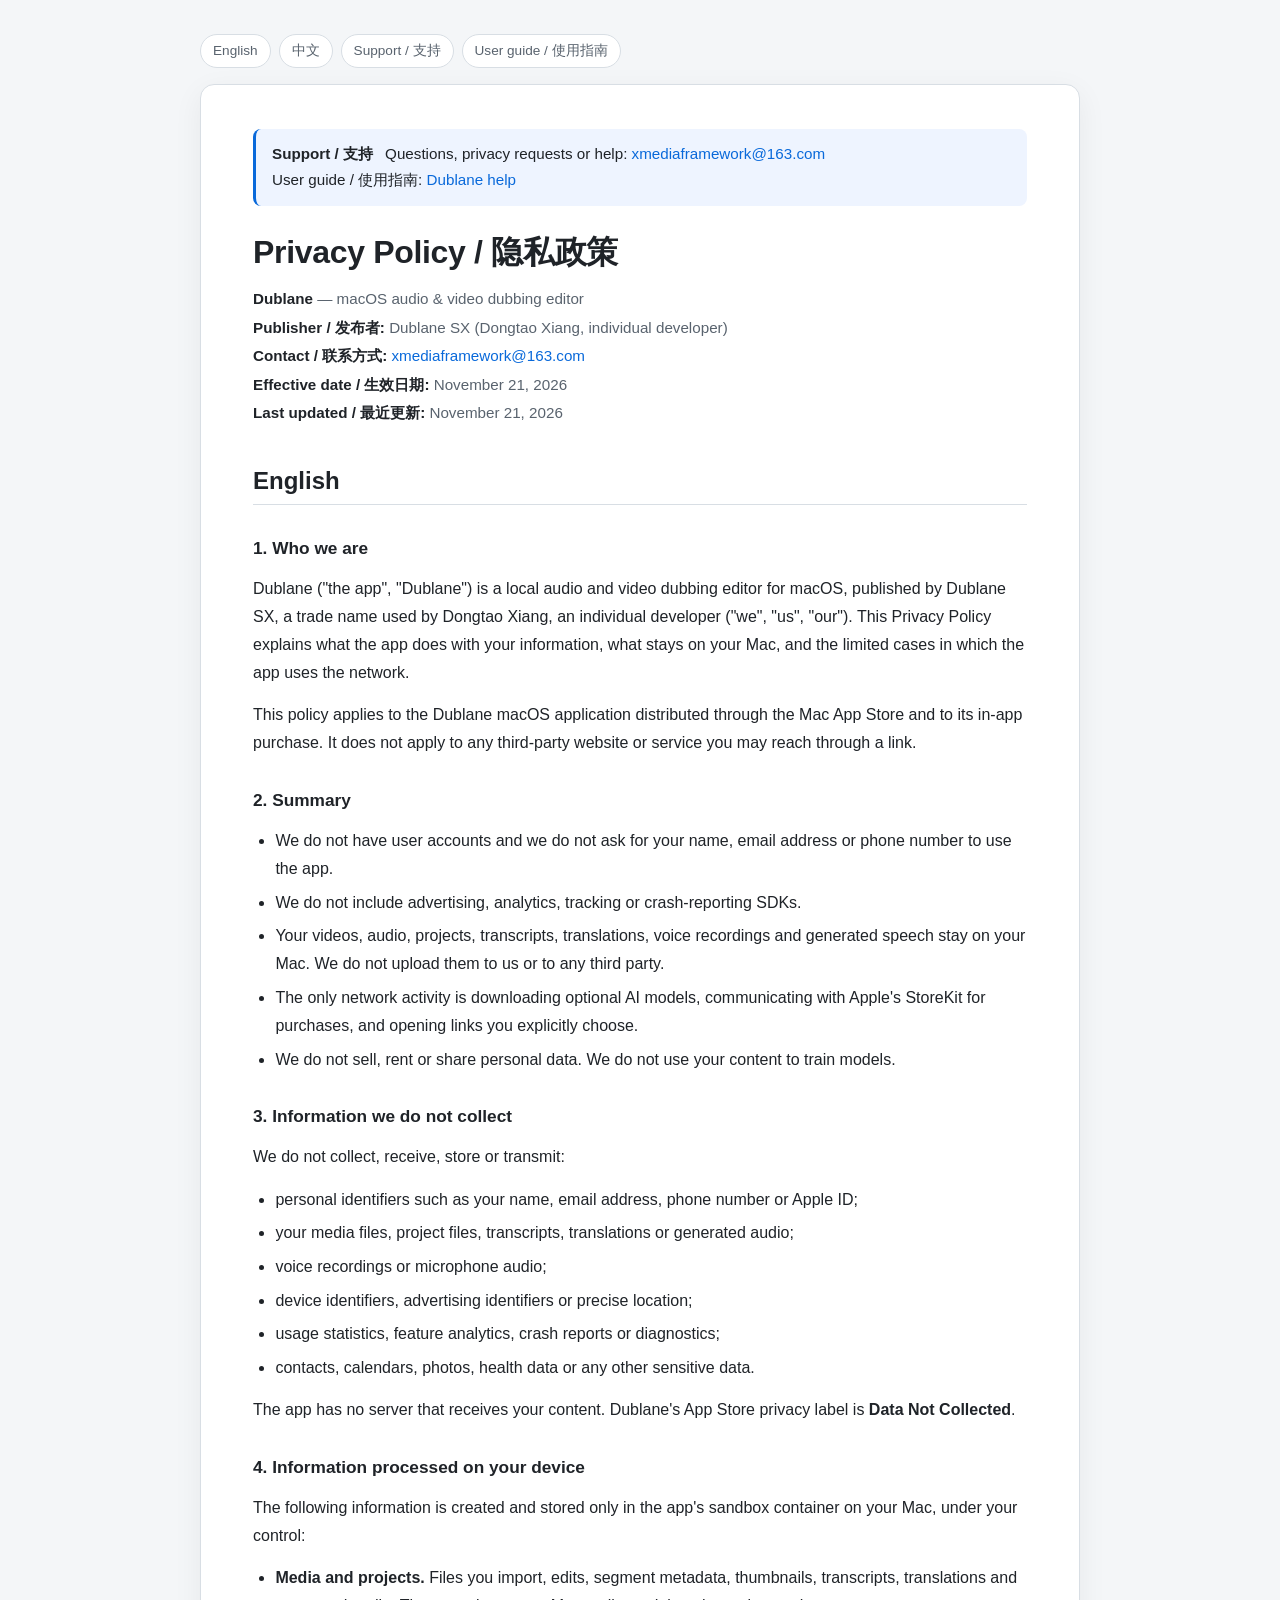
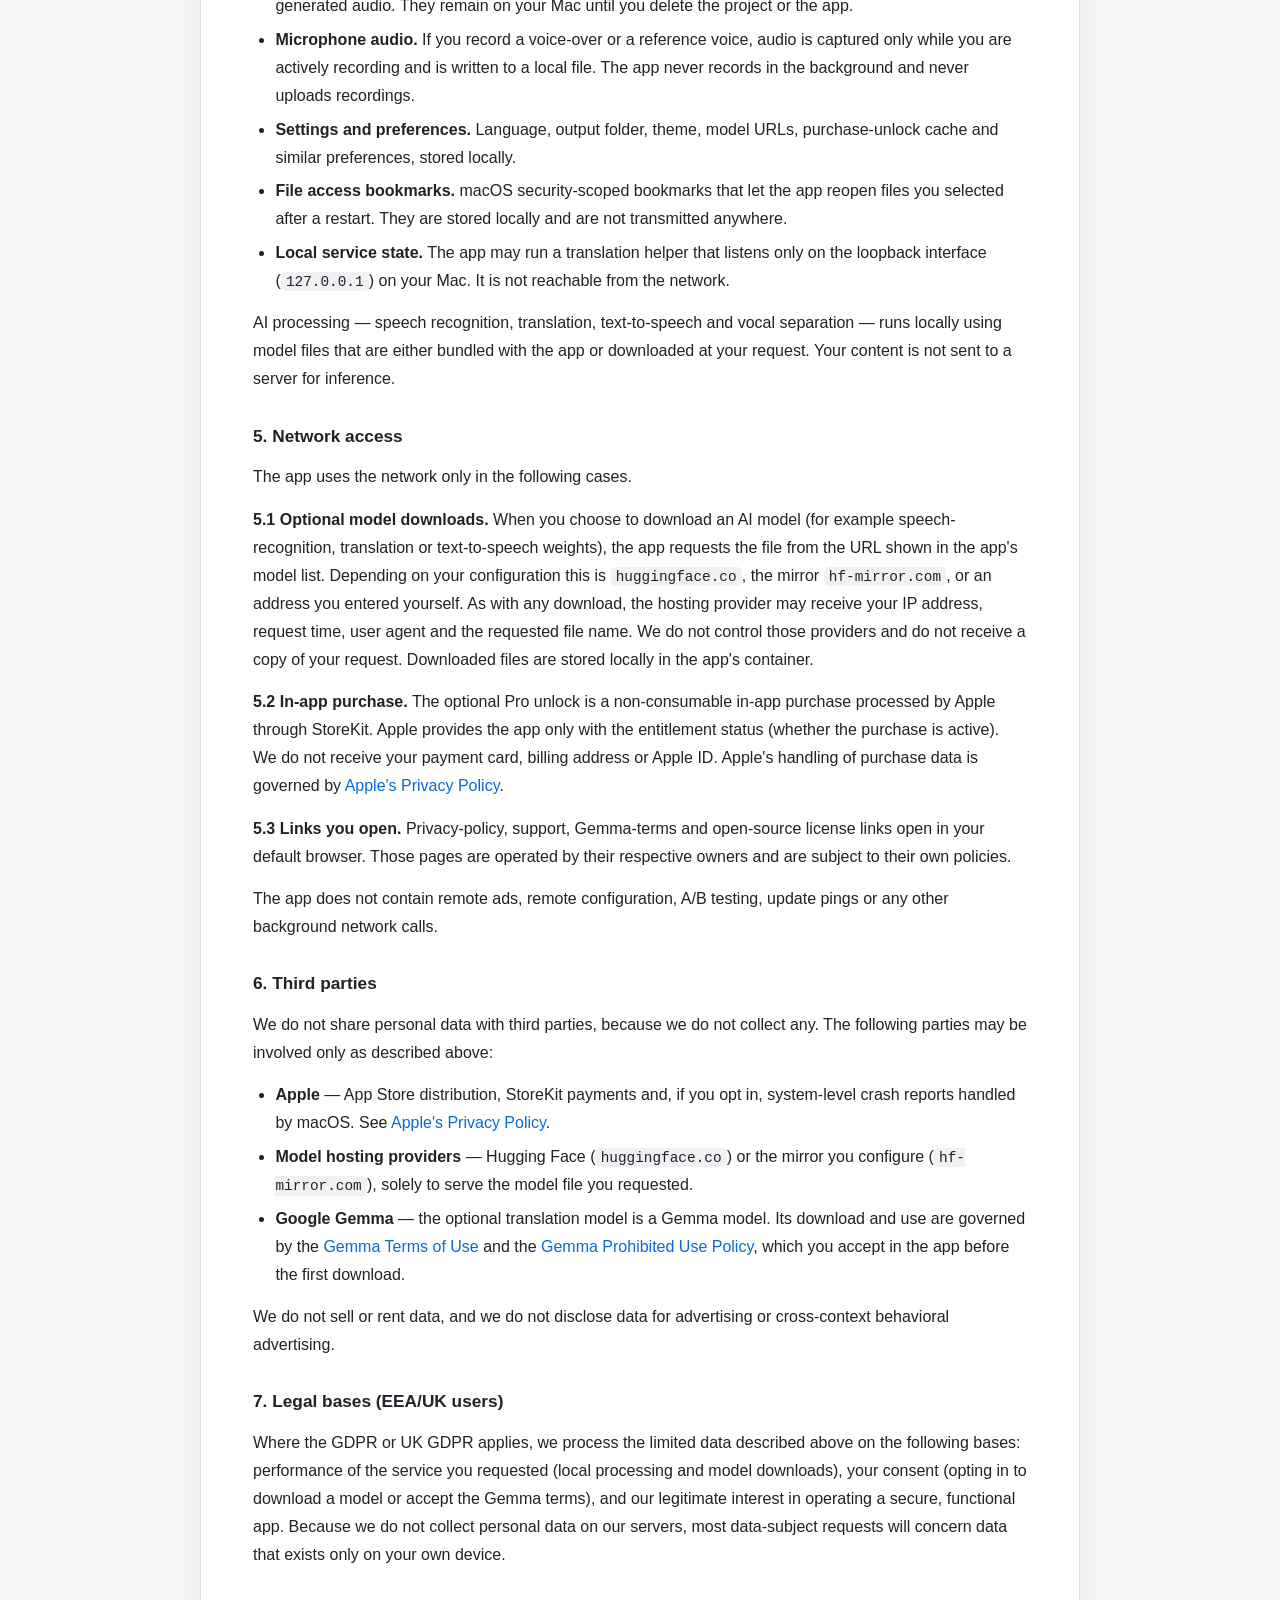
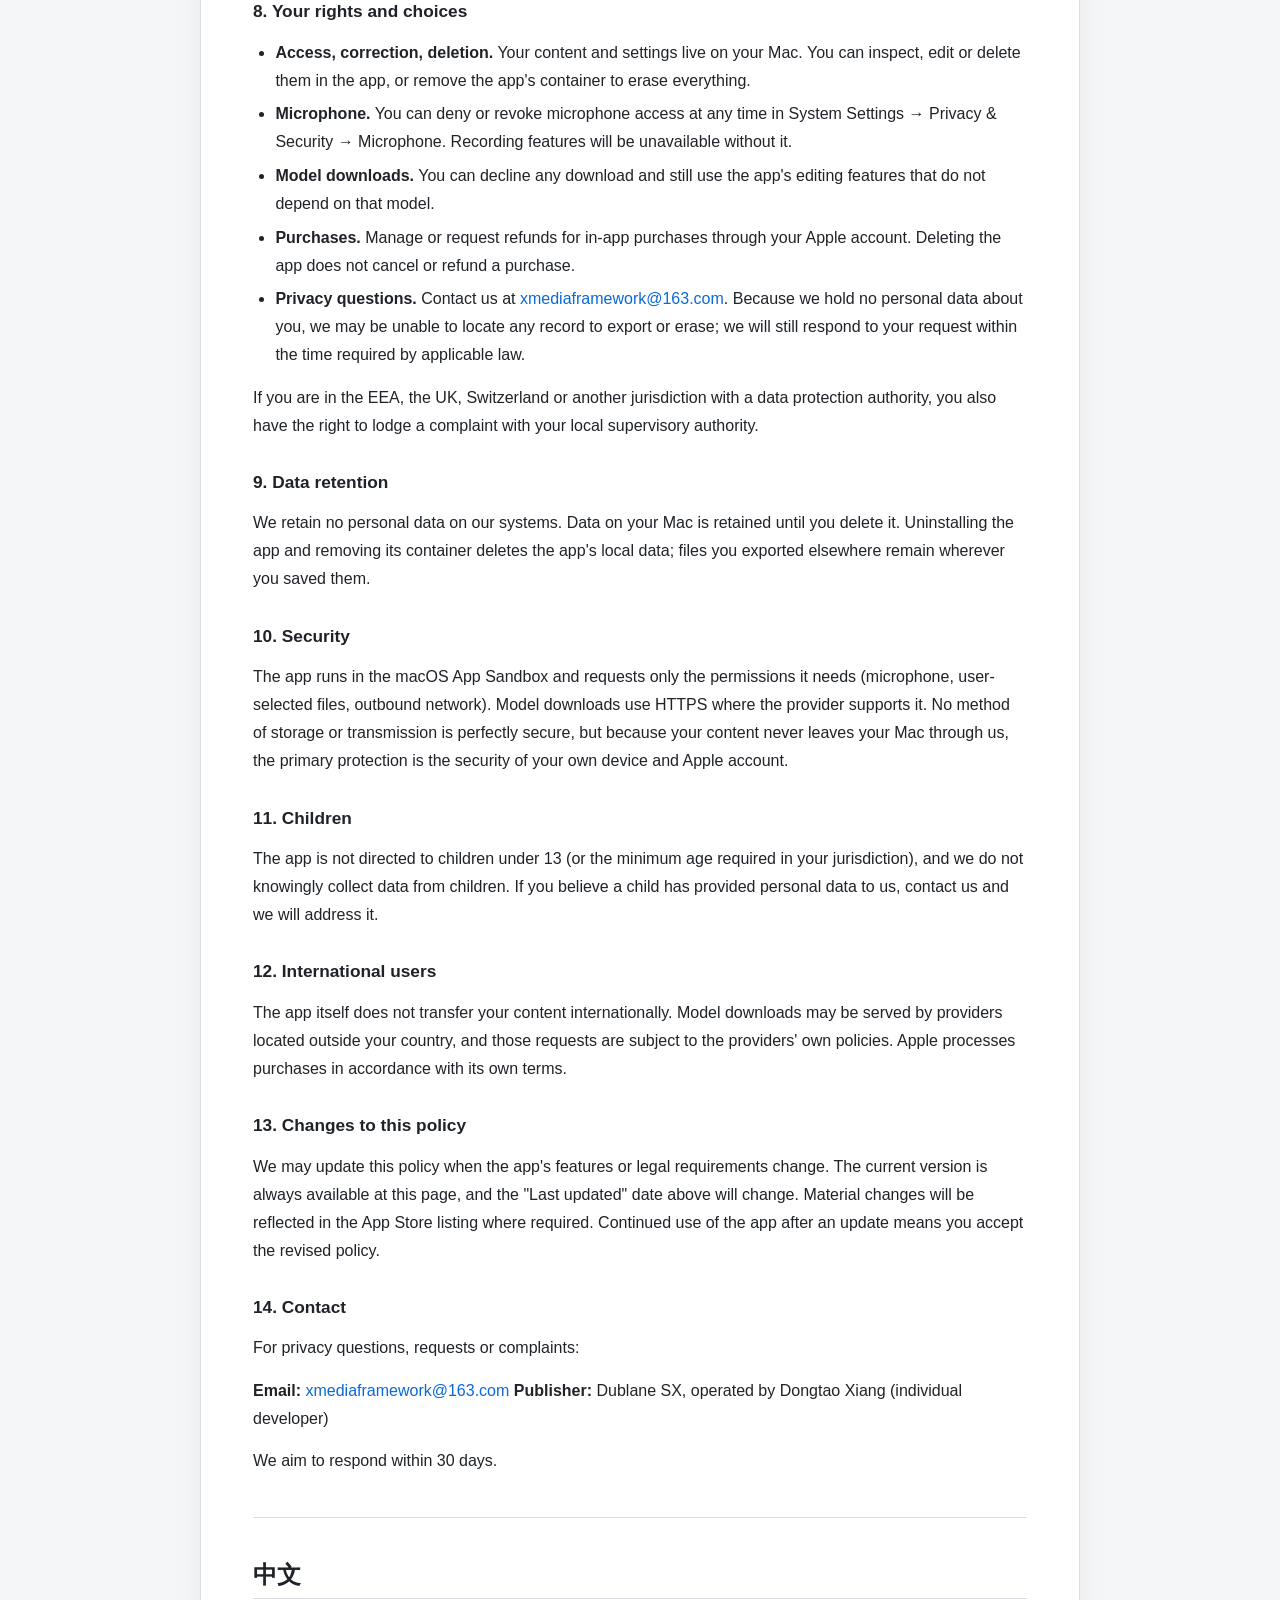
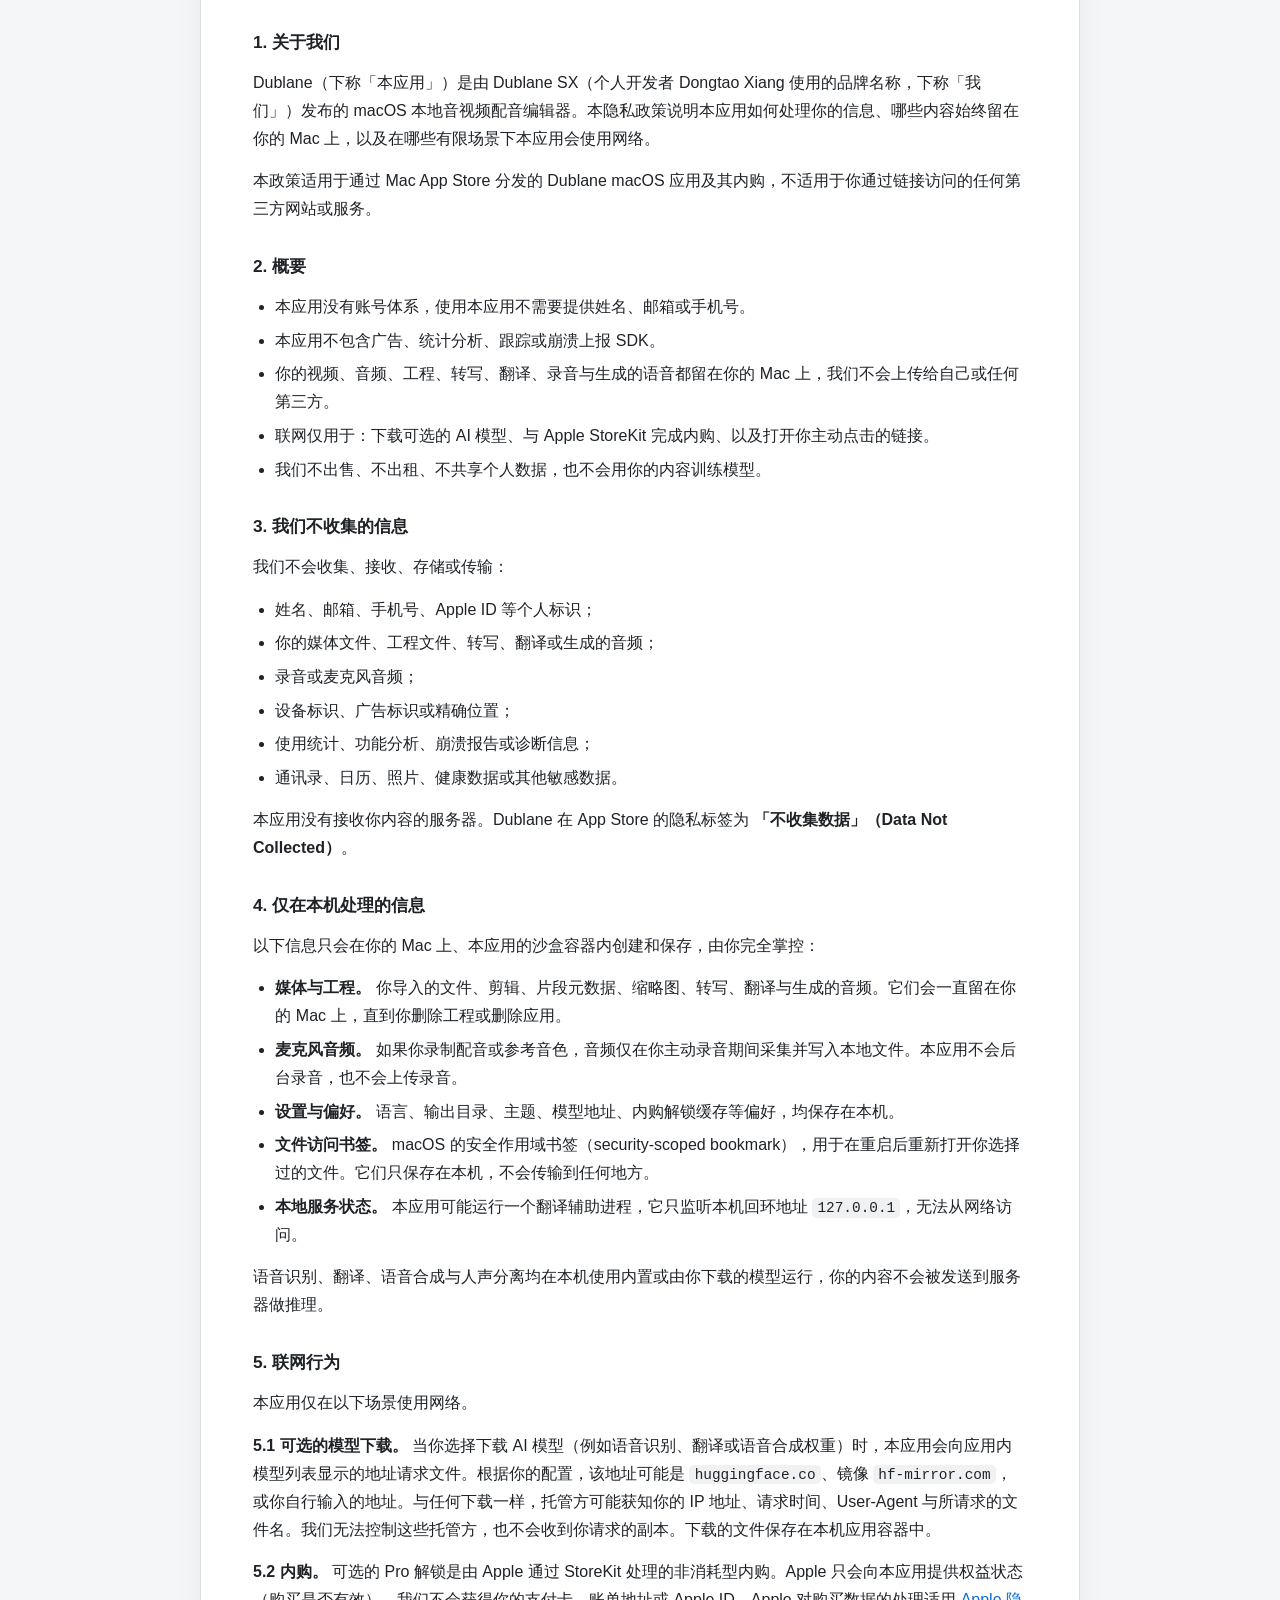
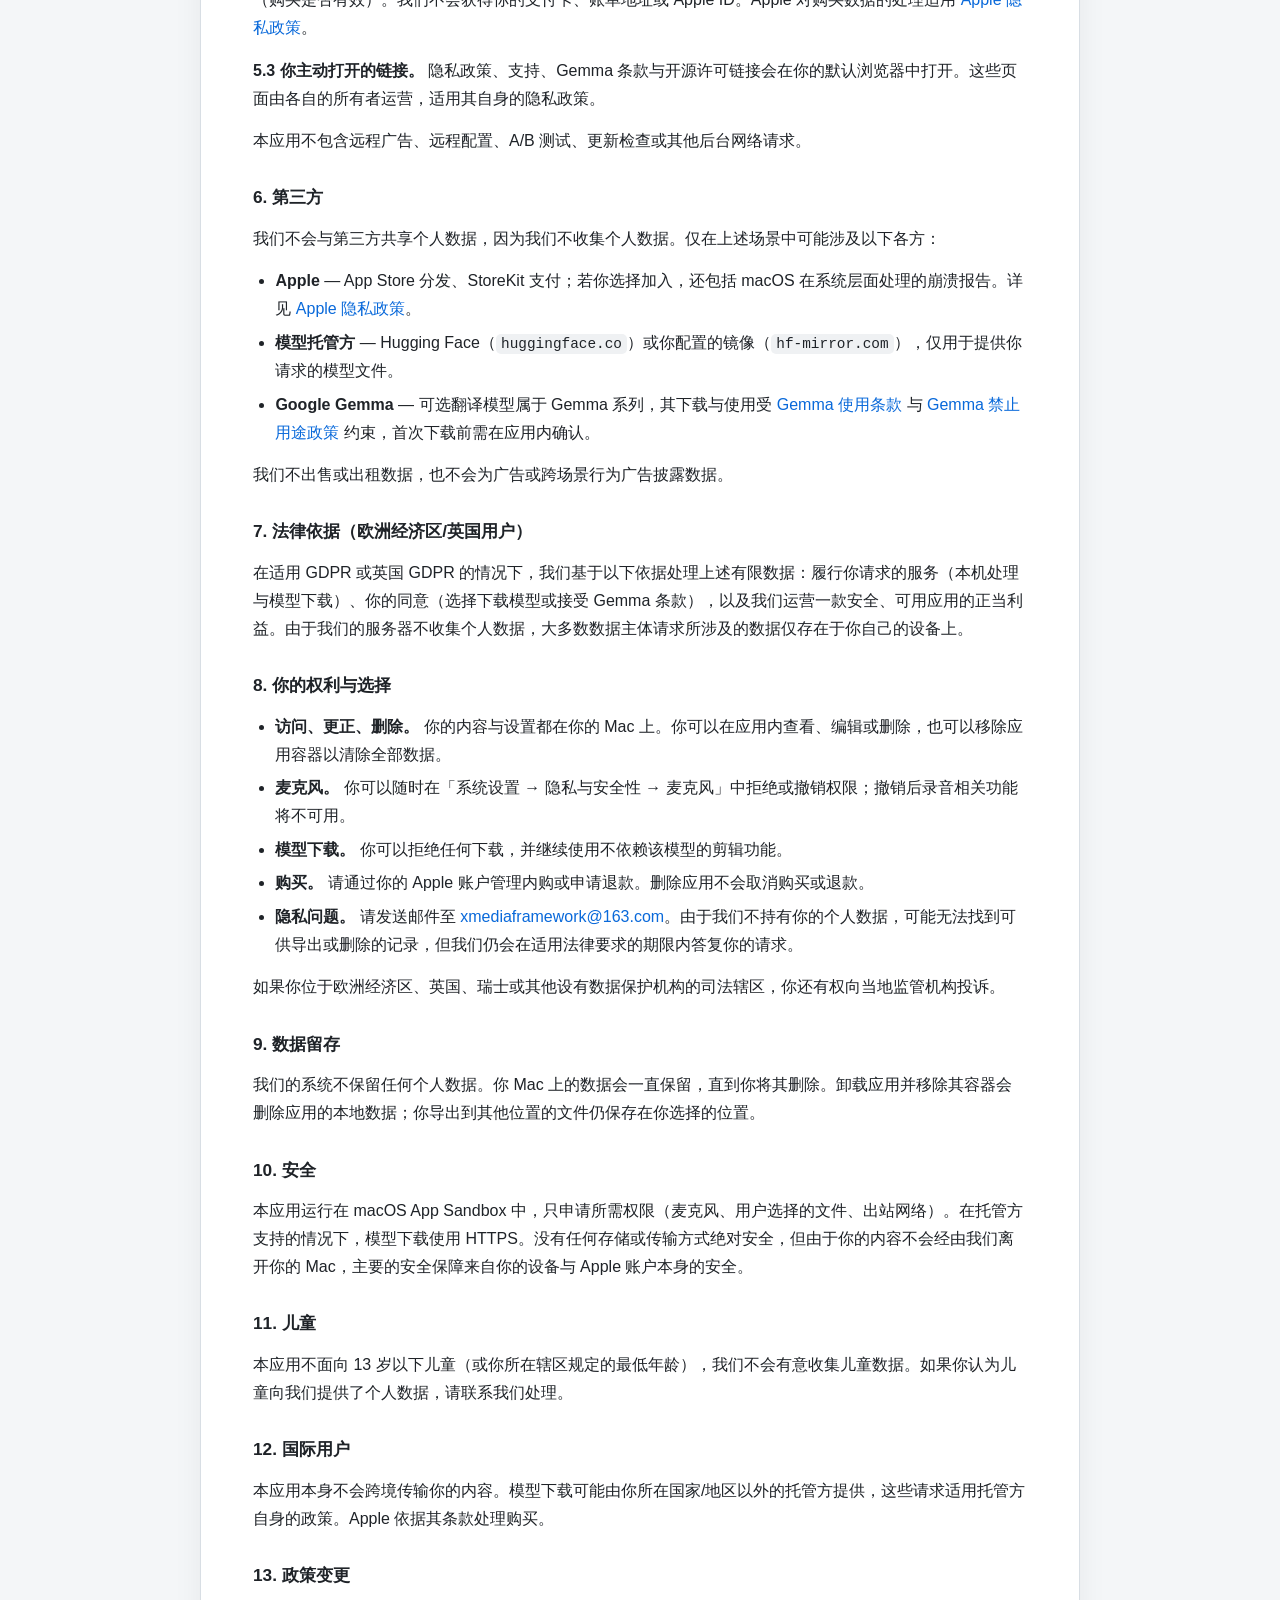
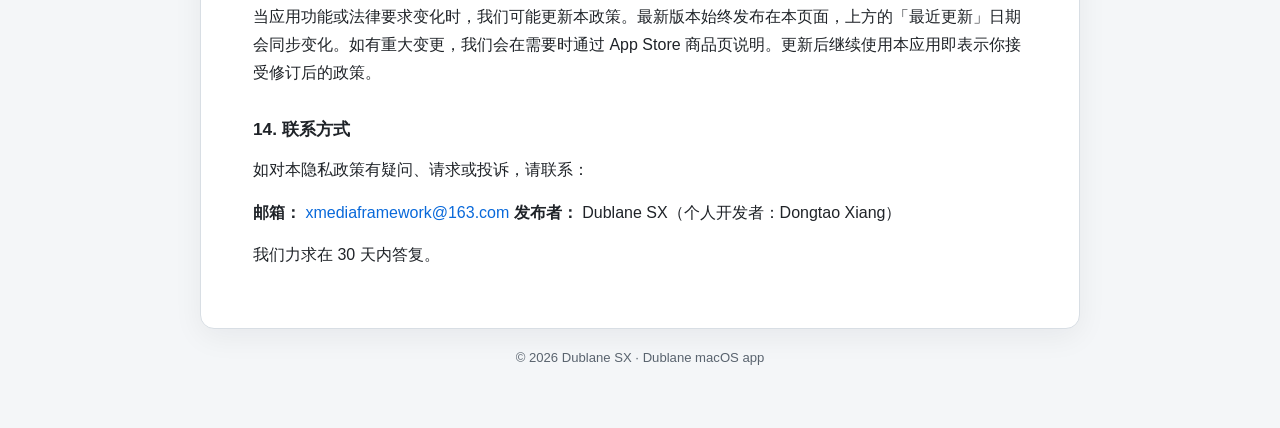
<file: index.html>
<!DOCTYPE html>
<html lang="en">
<head>
<meta charset="utf-8">
<meta name="viewport" content="width=device-width, initial-scale=1">
<title>Privacy Policy — Dublane</title>
<meta name="description" content="Dublane privacy policy: local-only audio and video dubbing on macOS. No accounts, no tracking, no data collection.">
<meta name="robots" content="index, follow">
<style>
:root {
  color-scheme: light dark;
  --bg: #f4f6f8;
  --sheet: #ffffff;
  --fg: #1f2328;
  --muted: #59636e;
  --line: #d8dee4;
  --link: #0969da;
  --code-bg: #eff1f3;
  --accent: #0969da;
  --callout-bg: #eef4ff;
}
@media (prefers-color-scheme: dark) {
  :root {
    --bg: #0d1117;
    --sheet: #161b22;
    --fg: #e6edf3;
    --muted: #9198a1;
    --line: #30363d;
    --link: #58a6ff;
    --code-bg: #21262d;
    --accent: #58a6ff;
    --callout-bg: #12233d;
  }
}
* { box-sizing: border-box; }
html { -webkit-text-size-adjust: 100%; }
body {
  margin: 0;
  background: var(--bg);
  color: var(--fg);
  font: 16px/1.75 -apple-system, BlinkMacSystemFont, "Segoe UI", "PingFang SC",
    "Hiragino Sans GB", "Microsoft YaHei", sans-serif;
}
.page { max-width: 920px; margin: 0 auto; padding: 34px 20px 60px; }
.toc { display: flex; flex-wrap: wrap; gap: 8px; margin-bottom: 16px; }
.toc a {
  display: inline-block;
  padding: 4px 12px;
  border: 1px solid var(--line);
  border-radius: 999px;
  color: var(--muted);
  font-size: 0.85rem;
  text-decoration: none;
  background: var(--sheet);
}
.toc a:hover { color: var(--link); border-color: var(--accent); }
.sheet {
  background: var(--sheet);
  border: 1px solid var(--line);
  border-radius: 14px;
  padding: 44px 52px;
  box-shadow: 0 8px 30px rgba(15, 23, 42, 0.06);
}
h1 { font-size: 2rem; line-height: 1.25; margin: 0 0 14px; letter-spacing: -0.01em; }
h2 {
  font-size: 1.5rem;
  line-height: 1.35;
  margin: 2.4rem 0 1rem;
  padding-bottom: 0.4rem;
  border-bottom: 1px solid var(--line);
}
h3 { font-size: 1.08rem; line-height: 1.45; margin: 1.9rem 0 0.5rem; }
p { margin: 0.9em 0; }
ul { margin: 0.9em 0; padding-left: 1.4em; }
li { margin: 0.35em 0; }
a { color: var(--link); text-decoration: none; }
a:hover { text-decoration: underline; }
code {
  font-family: ui-monospace, SFMono-Regular, Menlo, Consolas, monospace;
  font-size: 0.9em;
  background: var(--code-bg);
  padding: 0.12em 0.36em;
  border-radius: 5px;
}
hr { border: 0; border-top: 1px solid var(--line); margin: 2.6rem 0; }
.meta { margin: 0 0 6px; }
.meta p { margin: 2px 0; color: var(--muted); font-size: 0.95rem; }
.meta strong { color: var(--fg); }
.callout {
  margin: 0 0 26px;
  padding: 12px 16px;
  border-left: 3px solid var(--accent);
  border-radius: 8px;
  background: var(--callout-bg);
  font-size: 0.95rem;
}
.callout strong { margin-right: 8px; }
footer {
  margin-top: 18px;
  text-align: center;
  color: var(--muted);
  font-size: 0.82rem;
}
@media (max-width: 640px) {
  .page { padding: 18px 12px 40px; }
  .sheet { padding: 26px 20px; border-radius: 10px; }
  h1 { font-size: 1.6rem; }
  h2 { font-size: 1.3rem; }
}
@media print {
  body { background: #fff; }
  .toc { display: none; }
  .sheet {
    border: 0;
    box-shadow: none;
    padding: 0;
    border-radius: 0;
  }
  a { color: inherit; text-decoration: underline; }
  h2, h3 { break-after: avoid; }
}
</style>
</head>
<body>
<main class="page">
  <nav class="toc" aria-label="Sections">
    <a href="#english">English</a>
    <a href="#chinese">中文</a>
    <a href="#support">Support / 支持</a>
    <a href="help/">User guide / 使用指南</a>
  </nav>
  <article class="sheet">
    <div class="callout" id="support">
      <strong>Support / 支持</strong>
      Questions, privacy requests or help:
      <a href="mailto:xmediaframework@163.com">xmediaframework@163.com</a><br>
      User guide / 使用指南: <a href="help/">Dublane help</a>
    </div>
<h1>Privacy Policy / 隐私政策</h1>
<div class="meta">
<p><strong>Dublane</strong> — macOS audio &amp; video dubbing editor</p>
<p><strong>Publisher / 发布者:</strong> Dublane SX (Dongtao Xiang, individual developer)</p>
<p><strong>Contact / 联系方式:</strong> <a href="mailto:xmediaframework@163.com">xmediaframework@163.com</a></p>
<p><strong>Effective date / 生效日期:</strong> November 21, 2026</p>
<p><strong>Last updated / 最近更新:</strong> November 21, 2026</p>
</div>
<section lang="en"><h2 id="english">English</h2>
<h3>1. Who we are</h3>
<p>Dublane ("the app", "Dublane") is a local audio and video dubbing editor for macOS, published by Dublane SX, a trade name used by Dongtao Xiang, an individual developer ("we", "us", "our"). This Privacy Policy explains what the app does with your information, what stays on your Mac, and the limited cases in which the app uses the network.</p>
<p>This policy applies to the Dublane macOS application distributed through the Mac App Store and to its in-app purchase. It does not apply to any third-party website or service you may reach through a link.</p>
<h3>2. Summary</h3>
<ul><li>We do not have user accounts and we do not ask for your name, email address or phone number to use the app.</li><li>We do not include advertising, analytics, tracking or crash-reporting SDKs.</li><li>Your videos, audio, projects, transcripts, translations, voice recordings and generated speech stay on your Mac. We do not upload them to us or to any third party.</li><li>The only network activity is downloading optional AI models, communicating with Apple's StoreKit for purchases, and opening links you explicitly choose.</li><li>We do not sell, rent or share personal data. We do not use your content to train models.</li></ul>
<h3>3. Information we do not collect</h3>
<p>We do not collect, receive, store or transmit:</p>
<ul><li>personal identifiers such as your name, email address, phone number or Apple ID;</li><li>your media files, project files, transcripts, translations or generated audio;</li><li>voice recordings or microphone audio;</li><li>device identifiers, advertising identifiers or precise location;</li><li>usage statistics, feature analytics, crash reports or diagnostics;</li><li>contacts, calendars, photos, health data or any other sensitive data.</li></ul>
<p>The app has no server that receives your content. Dublane's App Store privacy label is <strong>Data Not Collected</strong>.</p>
<h3>4. Information processed on your device</h3>
<p>The following information is created and stored only in the app's sandbox container on your Mac, under your control:</p>
<ul><li><strong>Media and projects.</strong> Files you import, edits, segment metadata, thumbnails, transcripts, translations and generated audio. They remain on your Mac until you delete the project or the app.</li><li><strong>Microphone audio.</strong> If you record a voice-over or a reference voice, audio is captured only while you are actively recording and is written to a local file. The app never records in the background and never uploads recordings.</li><li><strong>Settings and preferences.</strong> Language, output folder, theme, model URLs, purchase-unlock cache and similar preferences, stored locally.</li><li><strong>File access bookmarks.</strong> macOS security-scoped bookmarks that let the app reopen files you selected after a restart. They are stored locally and are not transmitted anywhere.</li><li><strong>Local service state.</strong> The app may run a translation helper that listens only on the loopback interface (<code>127.0.0.1</code>) on your Mac. It is not reachable from the network.</li></ul>
<p>AI processing — speech recognition, translation, text-to-speech and vocal separation — runs locally using model files that are either bundled with the app or downloaded at your request. Your content is not sent to a server for inference.</p>
<h3>5. Network access</h3>
<p>The app uses the network only in the following cases.</p>
<p><strong>5.1 Optional model downloads.</strong> When you choose to download an AI model (for example speech-recognition, translation or text-to-speech weights), the app requests the file from the URL shown in the app's model list. Depending on your configuration this is <code>huggingface.co</code>, the mirror <code>hf-mirror.com</code>, or an address you entered yourself. As with any download, the hosting provider may receive your IP address, request time, user agent and the requested file name. We do not control those providers and do not receive a copy of your request. Downloaded files are stored locally in the app's container.</p>
<p><strong>5.2 In-app purchase.</strong> The optional Pro unlock is a non-consumable in-app purchase processed by Apple through StoreKit. Apple provides the app only with the entitlement status (whether the purchase is active). We do not receive your payment card, billing address or Apple ID. Apple's handling of purchase data is governed by <a href="https://www.apple.com/legal/privacy/">Apple's Privacy Policy</a>.</p>
<p><strong>5.3 Links you open.</strong> Privacy-policy, support, Gemma-terms and open-source license links open in your default browser. Those pages are operated by their respective owners and are subject to their own policies.</p>
<p>The app does not contain remote ads, remote configuration, A/B testing, update pings or any other background network calls.</p>
<h3>6. Third parties</h3>
<p>We do not share personal data with third parties, because we do not collect any. The following parties may be involved only as described above:</p>
<ul><li><strong>Apple</strong> — App Store distribution, StoreKit payments and, if you opt in, system-level crash reports handled by macOS. See <a href="https://www.apple.com/legal/privacy/">Apple's Privacy Policy</a>.</li><li><strong>Model hosting providers</strong> — Hugging Face (<code>huggingface.co</code>) or the mirror you configure (<code>hf-mirror.com</code>), solely to serve the model file you requested.</li><li><strong>Google Gemma</strong> — the optional translation model is a Gemma model. Its download and use are governed by the <a href="https://ai.google.dev/gemma/terms">Gemma Terms of Use</a> and the <a href="https://ai.google.dev/gemma/prohibited_use_policy">Gemma Prohibited Use Policy</a>, which you accept in the app before the first download.</li></ul>
<p>We do not sell or rent data, and we do not disclose data for advertising or cross-context behavioral advertising.</p>
<h3>7. Legal bases (EEA/UK users)</h3>
<p>Where the GDPR or UK GDPR applies, we process the limited data described above on the following bases: performance of the service you requested (local processing and model downloads), your consent (opting in to download a model or accept the Gemma terms), and our legitimate interest in operating a secure, functional app. Because we do not collect personal data on our servers, most data-subject requests will concern data that exists only on your own device.</p>
<h3>8. Your rights and choices</h3>
<ul><li><strong>Access, correction, deletion.</strong> Your content and settings live on your Mac. You can inspect, edit or delete them in the app, or remove the app's container to erase everything.</li><li><strong>Microphone.</strong> You can deny or revoke microphone access at any time in System Settings → Privacy &amp; Security → Microphone. Recording features will be unavailable without it.</li><li><strong>Model downloads.</strong> You can decline any download and still use the app's editing features that do not depend on that model.</li><li><strong>Purchases.</strong> Manage or request refunds for in-app purchases through your Apple account. Deleting the app does not cancel or refund a purchase.</li><li><strong>Privacy questions.</strong> Contact us at <a href="mailto:xmediaframework@163.com">xmediaframework@163.com</a>. Because we hold no personal data about you, we may be unable to locate any record to export or erase; we will still respond to your request within the time required by applicable law.</li></ul>
<p>If you are in the EEA, the UK, Switzerland or another jurisdiction with a data protection authority, you also have the right to lodge a complaint with your local supervisory authority.</p>
<h3>9. Data retention</h3>
<p>We retain no personal data on our systems. Data on your Mac is retained until you delete it. Uninstalling the app and removing its container deletes the app's local data; files you exported elsewhere remain wherever you saved them.</p>
<h3>10. Security</h3>
<p>The app runs in the macOS App Sandbox and requests only the permissions it needs (microphone, user-selected files, outbound network). Model downloads use HTTPS where the provider supports it. No method of storage or transmission is perfectly secure, but because your content never leaves your Mac through us, the primary protection is the security of your own device and Apple account.</p>
<h3>11. Children</h3>
<p>The app is not directed to children under 13 (or the minimum age required in your jurisdiction), and we do not knowingly collect data from children. If you believe a child has provided personal data to us, contact us and we will address it.</p>
<h3>12. International users</h3>
<p>The app itself does not transfer your content internationally. Model downloads may be served by providers located outside your country, and those requests are subject to the providers' own policies. Apple processes purchases in accordance with its own terms.</p>
<h3>13. Changes to this policy</h3>
<p>We may update this policy when the app's features or legal requirements change. The current version is always available at this page, and the "Last updated" date above will change. Material changes will be reflected in the App Store listing where required. Continued use of the app after an update means you accept the revised policy.</p>
<h3>14. Contact</h3>
<p>For privacy questions, requests or complaints:</p>
<p><strong>Email:</strong> <a href="mailto:xmediaframework@163.com">xmediaframework@163.com</a> <strong>Publisher:</strong> Dublane SX, operated by Dongtao Xiang (individual developer)</p>
<p>We aim to respond within 30 days.</p>
<hr>
</section><section lang="zh-CN"><h2 id="chinese">中文</h2>
<h3>1. 关于我们</h3>
<p>Dublane（下称「本应用」）是由 Dublane SX（个人开发者 Dongtao Xiang 使用的品牌名称，下称「我们」）发布的 macOS 本地音视频配音编辑器。本隐私政策说明本应用如何处理你的信息、哪些内容始终留在你的 Mac 上，以及在哪些有限场景下本应用会使用网络。</p>
<p>本政策适用于通过 Mac App Store 分发的 Dublane macOS 应用及其内购，不适用于你通过链接访问的任何第三方网站或服务。</p>
<h3>2. 概要</h3>
<ul><li>本应用没有账号体系，使用本应用不需要提供姓名、邮箱或手机号。</li><li>本应用不包含广告、统计分析、跟踪或崩溃上报 SDK。</li><li>你的视频、音频、工程、转写、翻译、录音与生成的语音都留在你的 Mac 上，我们不会上传给自己或任何第三方。</li><li>联网仅用于：下载可选的 AI 模型、与 Apple StoreKit 完成内购、以及打开你主动点击的链接。</li><li>我们不出售、不出租、不共享个人数据，也不会用你的内容训练模型。</li></ul>
<h3>3. 我们不收集的信息</h3>
<p>我们不会收集、接收、存储或传输：</p>
<ul><li>姓名、邮箱、手机号、Apple ID 等个人标识；</li><li>你的媒体文件、工程文件、转写、翻译或生成的音频；</li><li>录音或麦克风音频；</li><li>设备标识、广告标识或精确位置；</li><li>使用统计、功能分析、崩溃报告或诊断信息；</li><li>通讯录、日历、照片、健康数据或其他敏感数据。</li></ul>
<p>本应用没有接收你内容的服务器。Dublane 在 App Store 的隐私标签为 <strong>「不收集数据」（Data Not Collected）</strong>。</p>
<h3>4. 仅在本机处理的信息</h3>
<p>以下信息只会在你的 Mac 上、本应用的沙盒容器内创建和保存，由你完全掌控：</p>
<ul><li><strong>媒体与工程。</strong> 你导入的文件、剪辑、片段元数据、缩略图、转写、翻译与生成的音频。它们会一直留在你的 Mac 上，直到你删除工程或删除应用。</li><li><strong>麦克风音频。</strong> 如果你录制配音或参考音色，音频仅在你主动录音期间采集并写入本地文件。本应用不会后台录音，也不会上传录音。</li><li><strong>设置与偏好。</strong> 语言、输出目录、主题、模型地址、内购解锁缓存等偏好，均保存在本机。</li><li><strong>文件访问书签。</strong> macOS 的安全作用域书签（security-scoped bookmark），用于在重启后重新打开你选择过的文件。它们只保存在本机，不会传输到任何地方。</li><li><strong>本地服务状态。</strong> 本应用可能运行一个翻译辅助进程，它只监听本机回环地址 <code>127.0.0.1</code>，无法从网络访问。</li></ul>
<p>语音识别、翻译、语音合成与人声分离均在本机使用内置或由你下载的模型运行，你的内容不会被发送到服务器做推理。</p>
<h3>5. 联网行为</h3>
<p>本应用仅在以下场景使用网络。</p>
<p><strong>5.1 可选的模型下载。</strong> 当你选择下载 AI 模型（例如语音识别、翻译或语音合成权重）时，本应用会向应用内模型列表显示的地址请求文件。根据你的配置，该地址可能是 <code>huggingface.co</code>、镜像 <code>hf-mirror.com</code>，或你自行输入的地址。与任何下载一样，托管方可能获知你的 IP 地址、请求时间、User-Agent 与所请求的文件名。我们无法控制这些托管方，也不会收到你请求的副本。下载的文件保存在本机应用容器中。</p>
<p><strong>5.2 内购。</strong> 可选的 Pro 解锁是由 Apple 通过 StoreKit 处理的非消耗型内购。Apple 只会向本应用提供权益状态（购买是否有效）。我们不会获得你的支付卡、账单地址或 Apple ID。Apple 对购买数据的处理适用 <a href="https://www.apple.com/legal/privacy/">Apple 隐私政策</a>。</p>
<p><strong>5.3 你主动打开的链接。</strong> 隐私政策、支持、Gemma 条款与开源许可链接会在你的默认浏览器中打开。这些页面由各自的所有者运营，适用其自身的隐私政策。</p>
<p>本应用不包含远程广告、远程配置、A/B 测试、更新检查或其他后台网络请求。</p>
<h3>6. 第三方</h3>
<p>我们不会与第三方共享个人数据，因为我们不收集个人数据。仅在上述场景中可能涉及以下各方：</p>
<ul><li><strong>Apple</strong> — App Store 分发、StoreKit 支付；若你选择加入，还包括 macOS 在系统层面处理的崩溃报告。详见 <a href="https://www.apple.com/legal/privacy/">Apple 隐私政策</a>。</li><li><strong>模型托管方</strong> — Hugging Face（<code>huggingface.co</code>）或你配置的镜像（<code>hf-mirror.com</code>），仅用于提供你请求的模型文件。</li><li><strong>Google Gemma</strong> — 可选翻译模型属于 Gemma 系列，其下载与使用受 <a href="https://ai.google.dev/gemma/terms">Gemma 使用条款</a> 与 <a href="https://ai.google.dev/gemma/prohibited_use_policy">Gemma 禁止用途政策</a> 约束，首次下载前需在应用内确认。</li></ul>
<p>我们不出售或出租数据，也不会为广告或跨场景行为广告披露数据。</p>
<h3>7. 法律依据（欧洲经济区/英国用户）</h3>
<p>在适用 GDPR 或英国 GDPR 的情况下，我们基于以下依据处理上述有限数据：履行你请求的服务（本机处理与模型下载）、你的同意（选择下载模型或接受 Gemma 条款），以及我们运营一款安全、可用应用的正当利益。由于我们的服务器不收集个人数据，大多数数据主体请求所涉及的数据仅存在于你自己的设备上。</p>
<h3>8. 你的权利与选择</h3>
<ul><li><strong>访问、更正、删除。</strong> 你的内容与设置都在你的 Mac 上。你可以在应用内查看、编辑或删除，也可以移除应用容器以清除全部数据。</li><li><strong>麦克风。</strong> 你可以随时在「系统设置 → 隐私与安全性 → 麦克风」中拒绝或撤销权限；撤销后录音相关功能将不可用。</li><li><strong>模型下载。</strong> 你可以拒绝任何下载，并继续使用不依赖该模型的剪辑功能。</li><li><strong>购买。</strong> 请通过你的 Apple 账户管理内购或申请退款。删除应用不会取消购买或退款。</li><li><strong>隐私问题。</strong> 请发送邮件至 <a href="mailto:xmediaframework@163.com">xmediaframework@163.com</a>。由于我们不持有你的个人数据，可能无法找到可供导出或删除的记录，但我们仍会在适用法律要求的期限内答复你的请求。</li></ul>
<p>如果你位于欧洲经济区、英国、瑞士或其他设有数据保护机构的司法辖区，你还有权向当地监管机构投诉。</p>
<h3>9. 数据留存</h3>
<p>我们的系统不保留任何个人数据。你 Mac 上的数据会一直保留，直到你将其删除。卸载应用并移除其容器会删除应用的本地数据；你导出到其他位置的文件仍保存在你选择的位置。</p>
<h3>10. 安全</h3>
<p>本应用运行在 macOS App Sandbox 中，只申请所需权限（麦克风、用户选择的文件、出站网络）。在托管方支持的情况下，模型下载使用 HTTPS。没有任何存储或传输方式绝对安全，但由于你的内容不会经由我们离开你的 Mac，主要的安全保障来自你的设备与 Apple 账户本身的安全。</p>
<h3>11. 儿童</h3>
<p>本应用不面向 13 岁以下儿童（或你所在辖区规定的最低年龄），我们不会有意收集儿童数据。如果你认为儿童向我们提供了个人数据，请联系我们处理。</p>
<h3>12. 国际用户</h3>
<p>本应用本身不会跨境传输你的内容。模型下载可能由你所在国家/地区以外的托管方提供，这些请求适用托管方自身的政策。Apple 依据其条款处理购买。</p>
<h3>13. 政策变更</h3>
<p>当应用功能或法律要求变化时，我们可能更新本政策。最新版本始终发布在本页面，上方的「最近更新」日期会同步变化。如有重大变更，我们会在需要时通过 App Store 商品页说明。更新后继续使用本应用即表示你接受修订后的政策。</p>
<h3>14. 联系方式</h3>
<p>如对本隐私政策有疑问、请求或投诉，请联系：</p>
<p><strong>邮箱：</strong> <a href="mailto:xmediaframework@163.com">xmediaframework@163.com</a> <strong>发布者：</strong> Dublane SX（个人开发者：Dongtao Xiang）</p>
<p>我们力求在 30 天内答复。</p></section>
  </article>
  <footer>© 2026 Dublane SX · Dublane macOS app</footer>
</main>
</body>
</html>
</file>
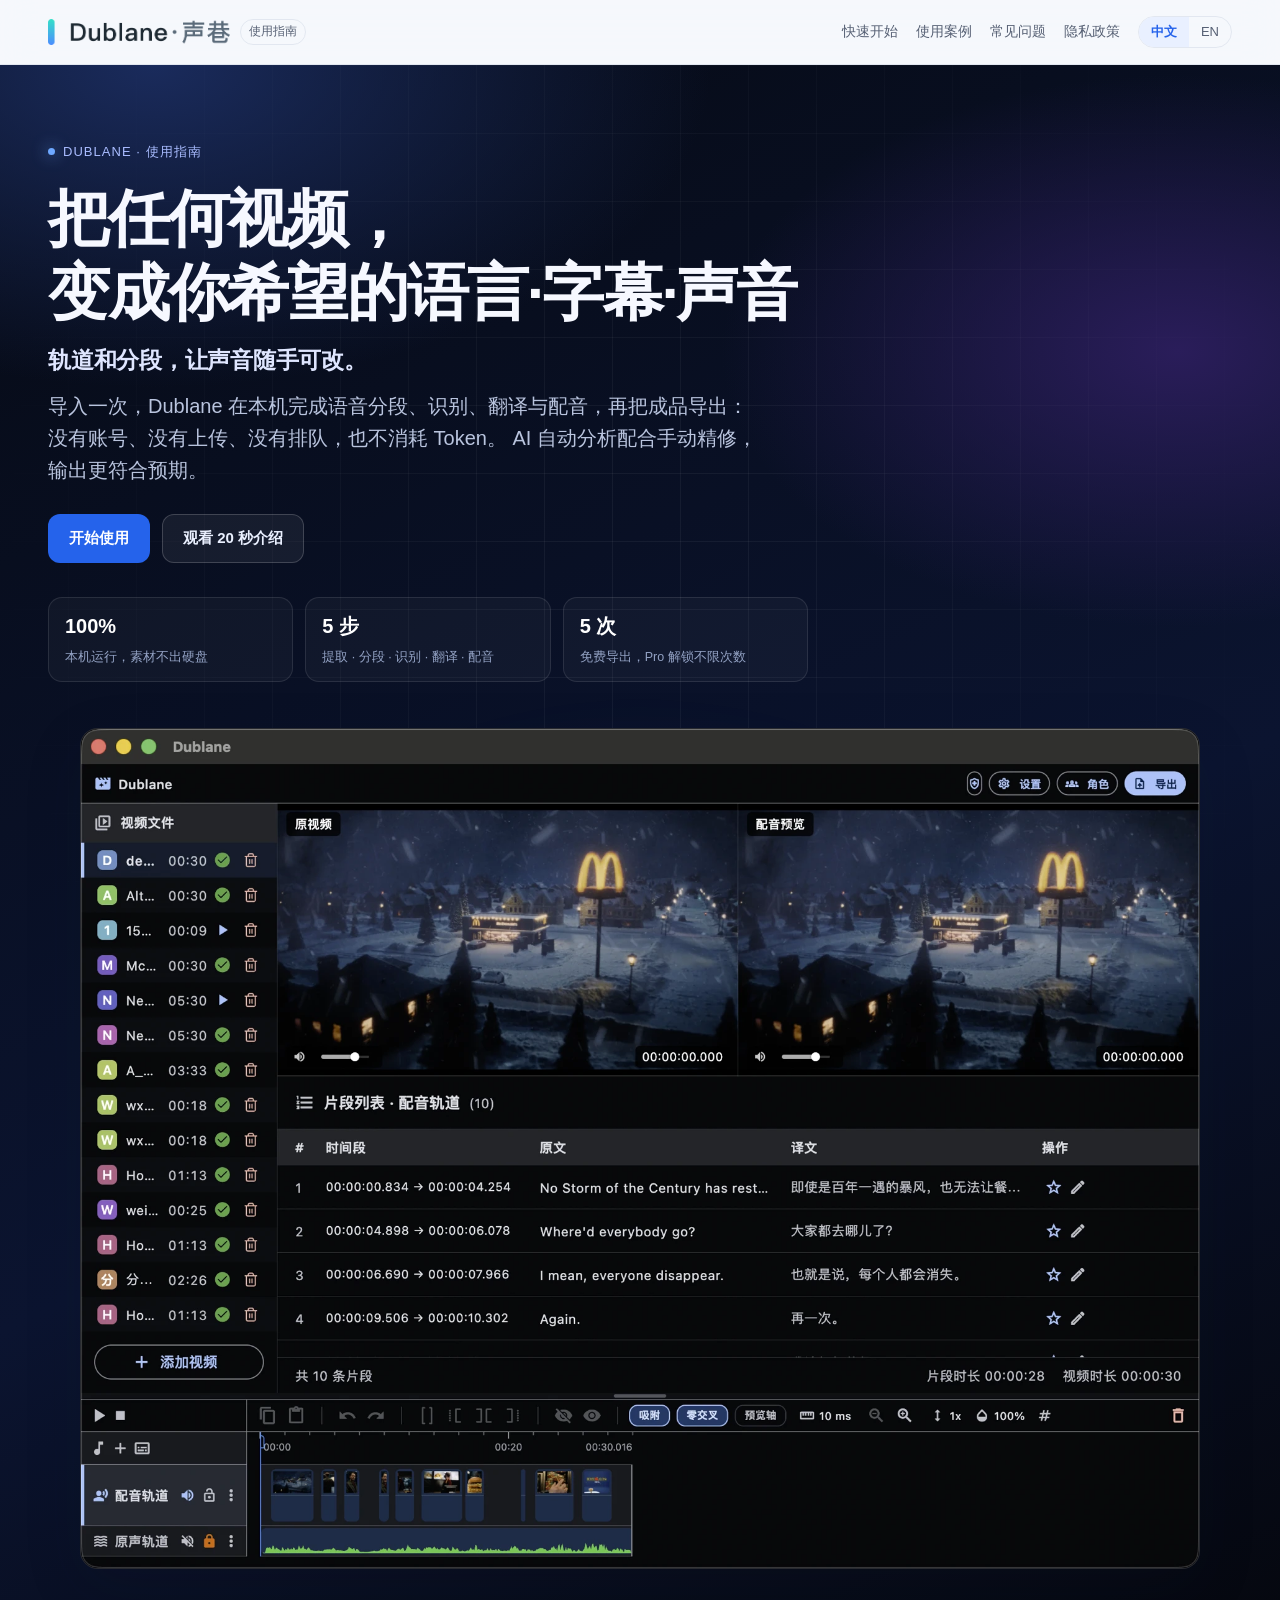
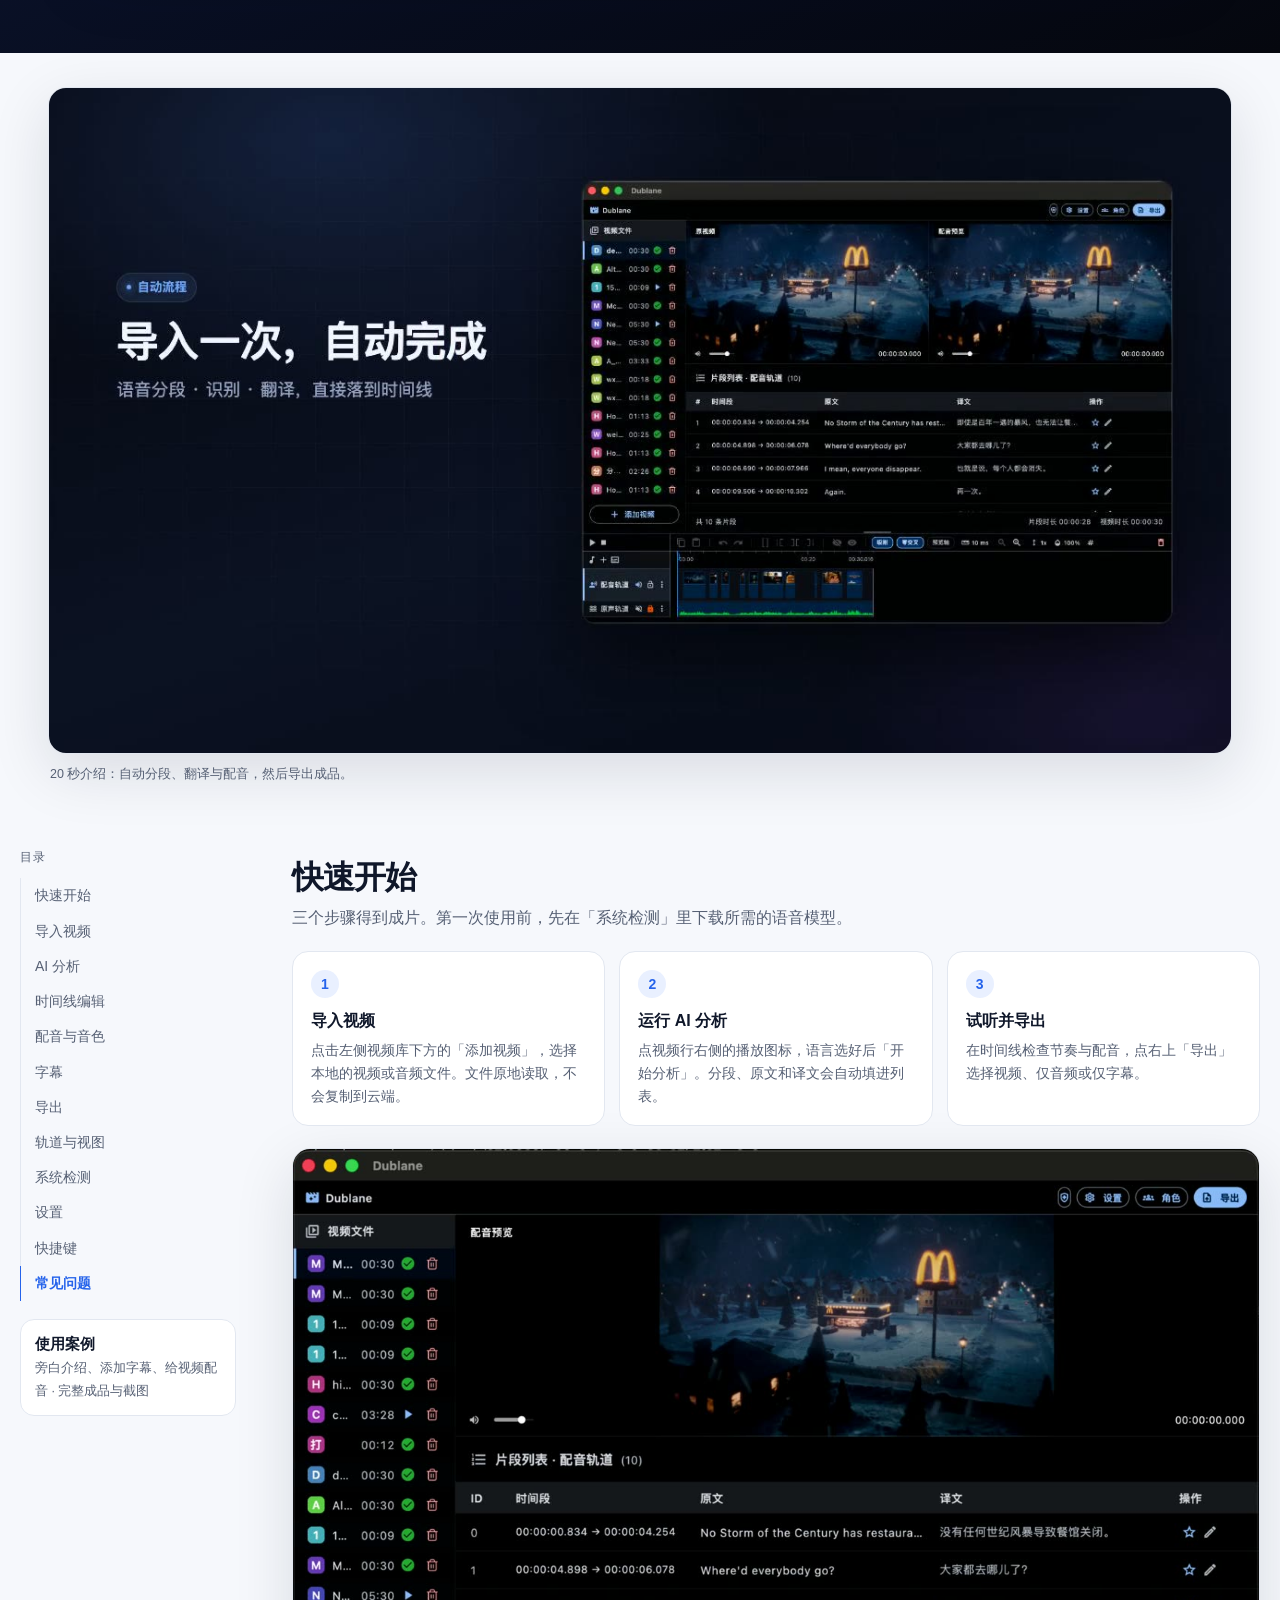
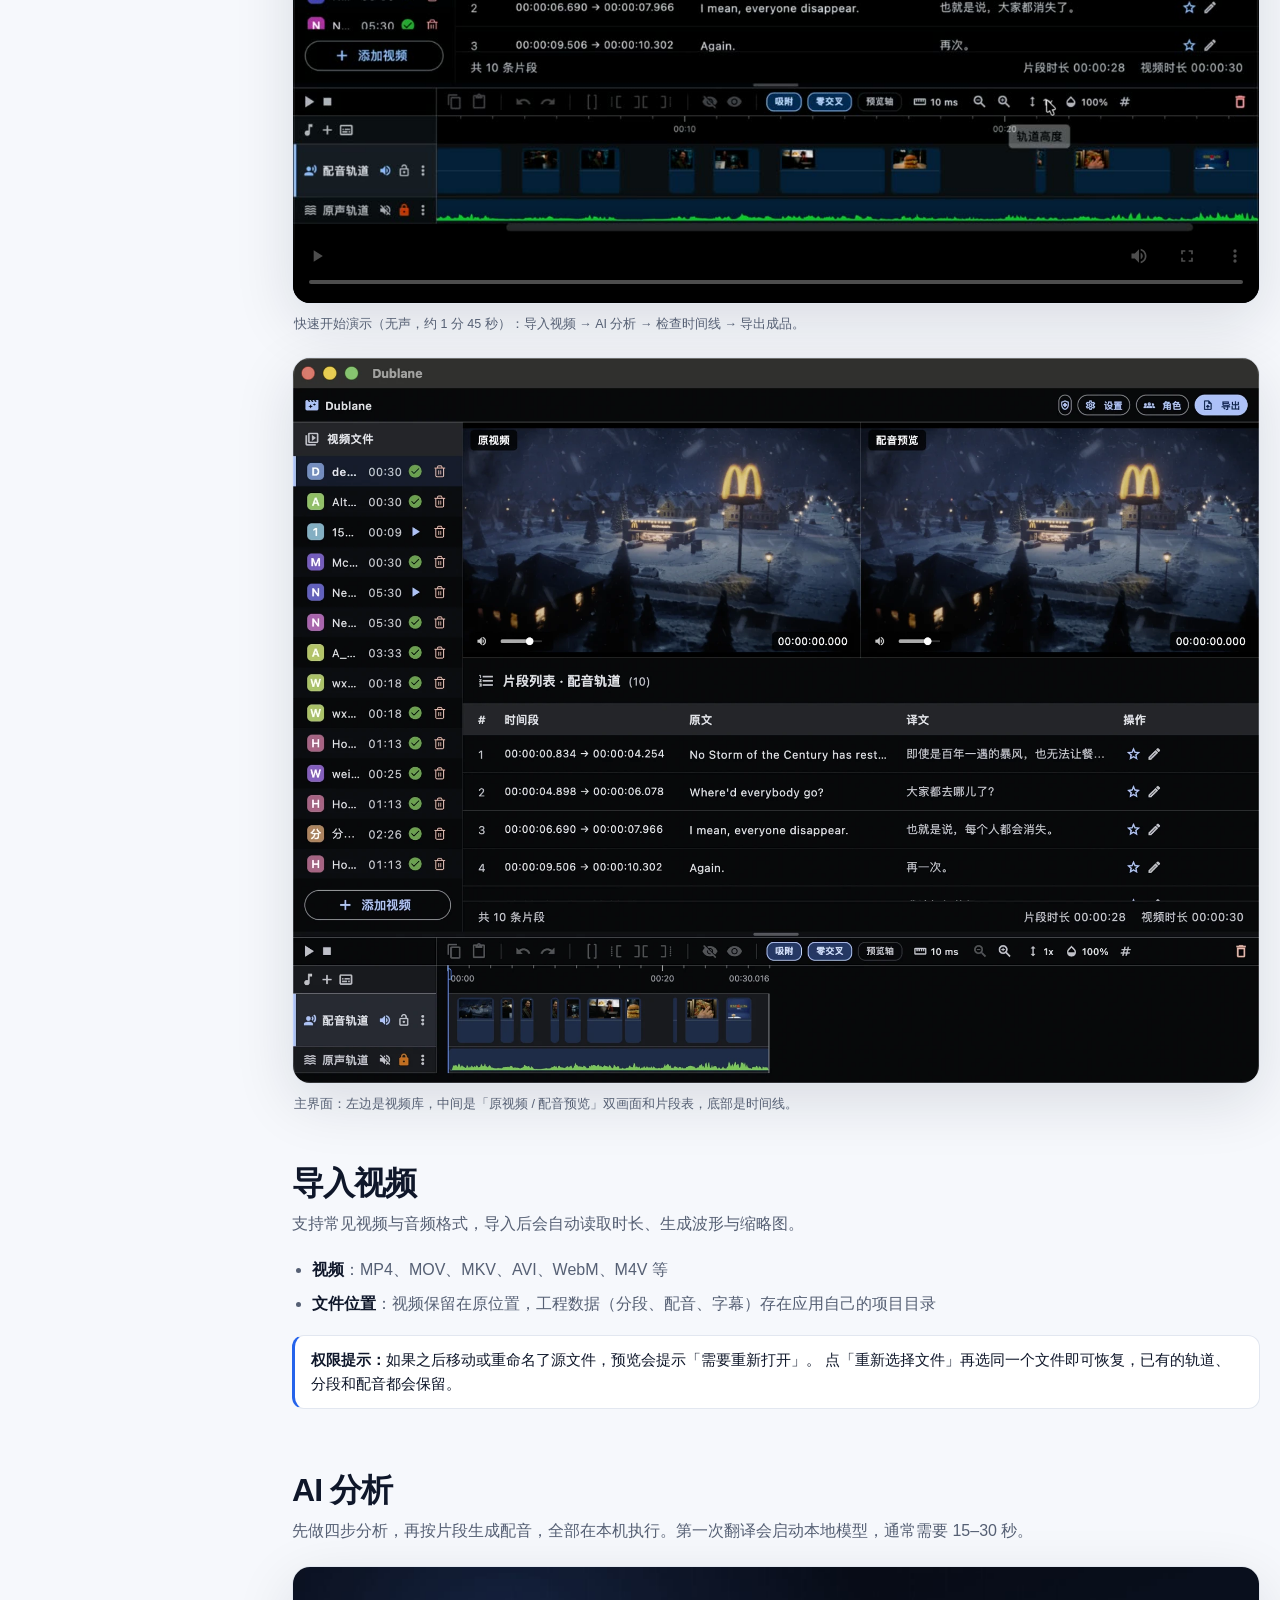
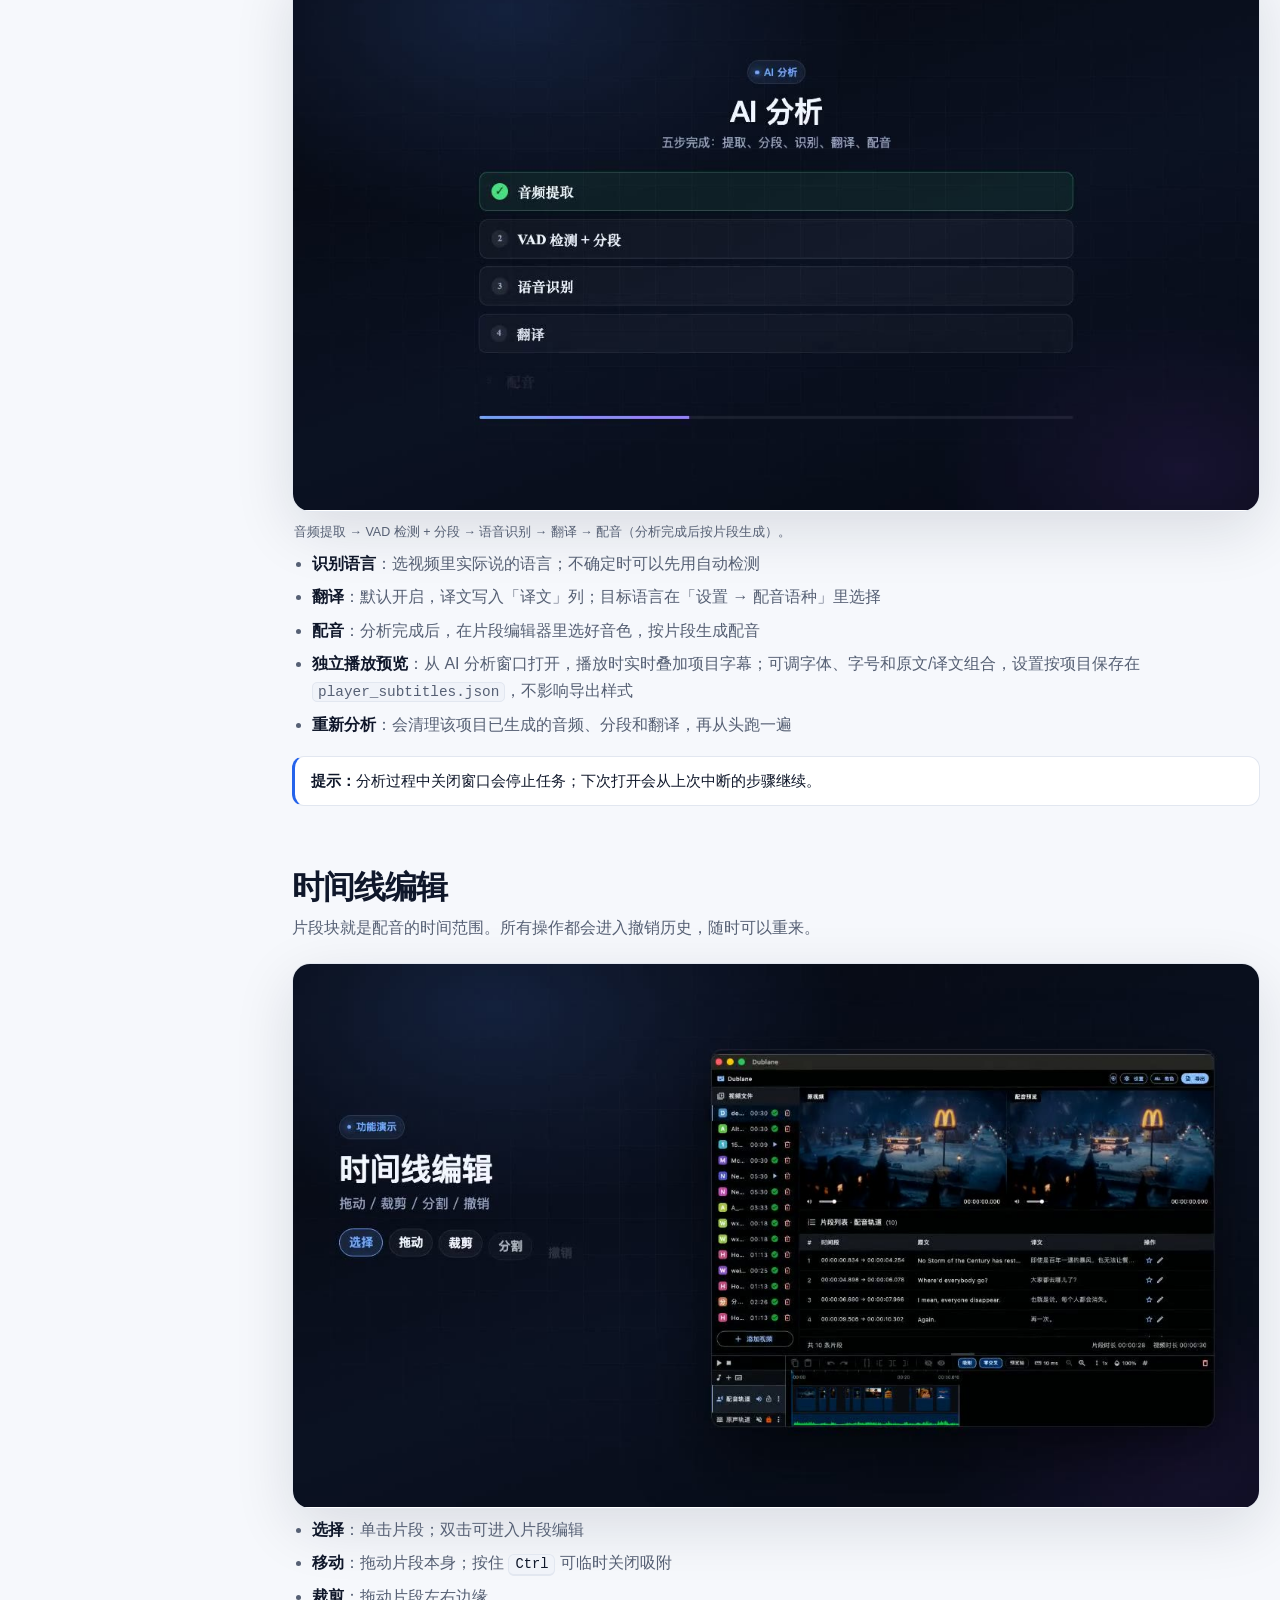
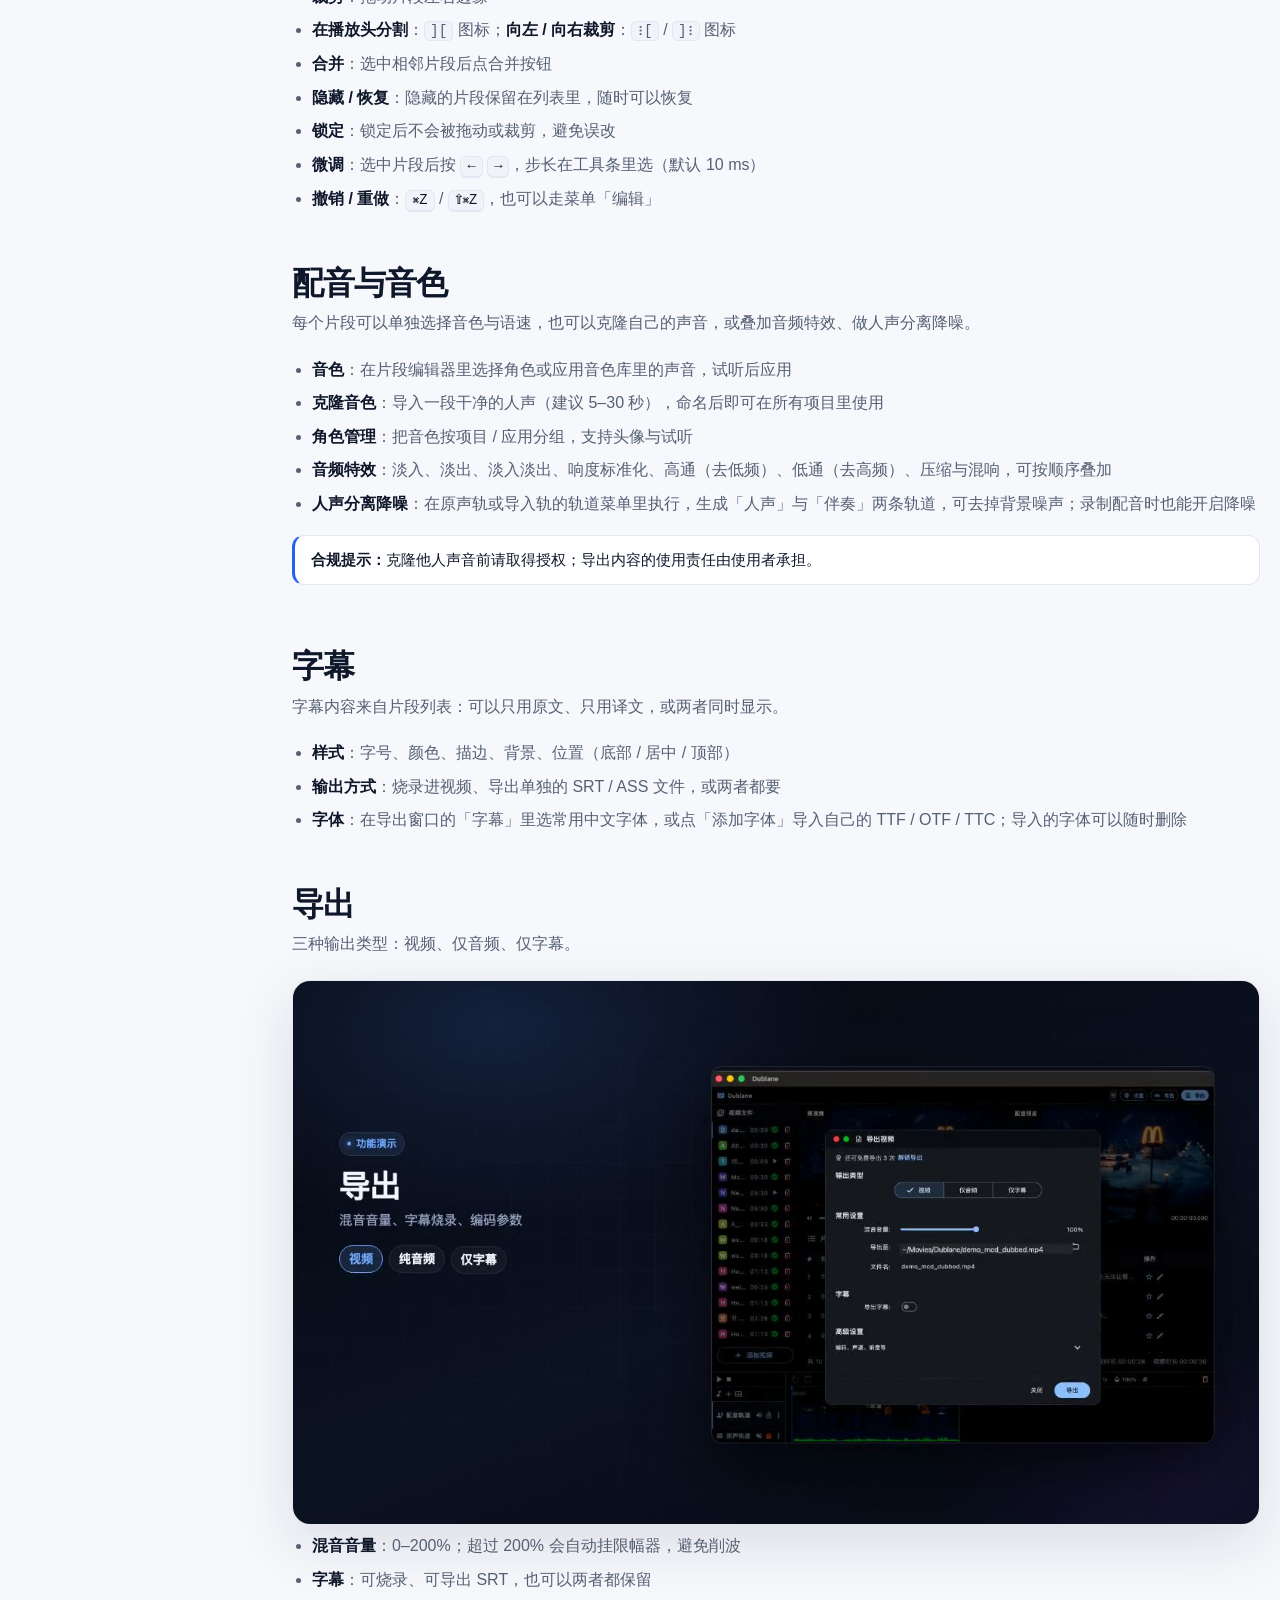
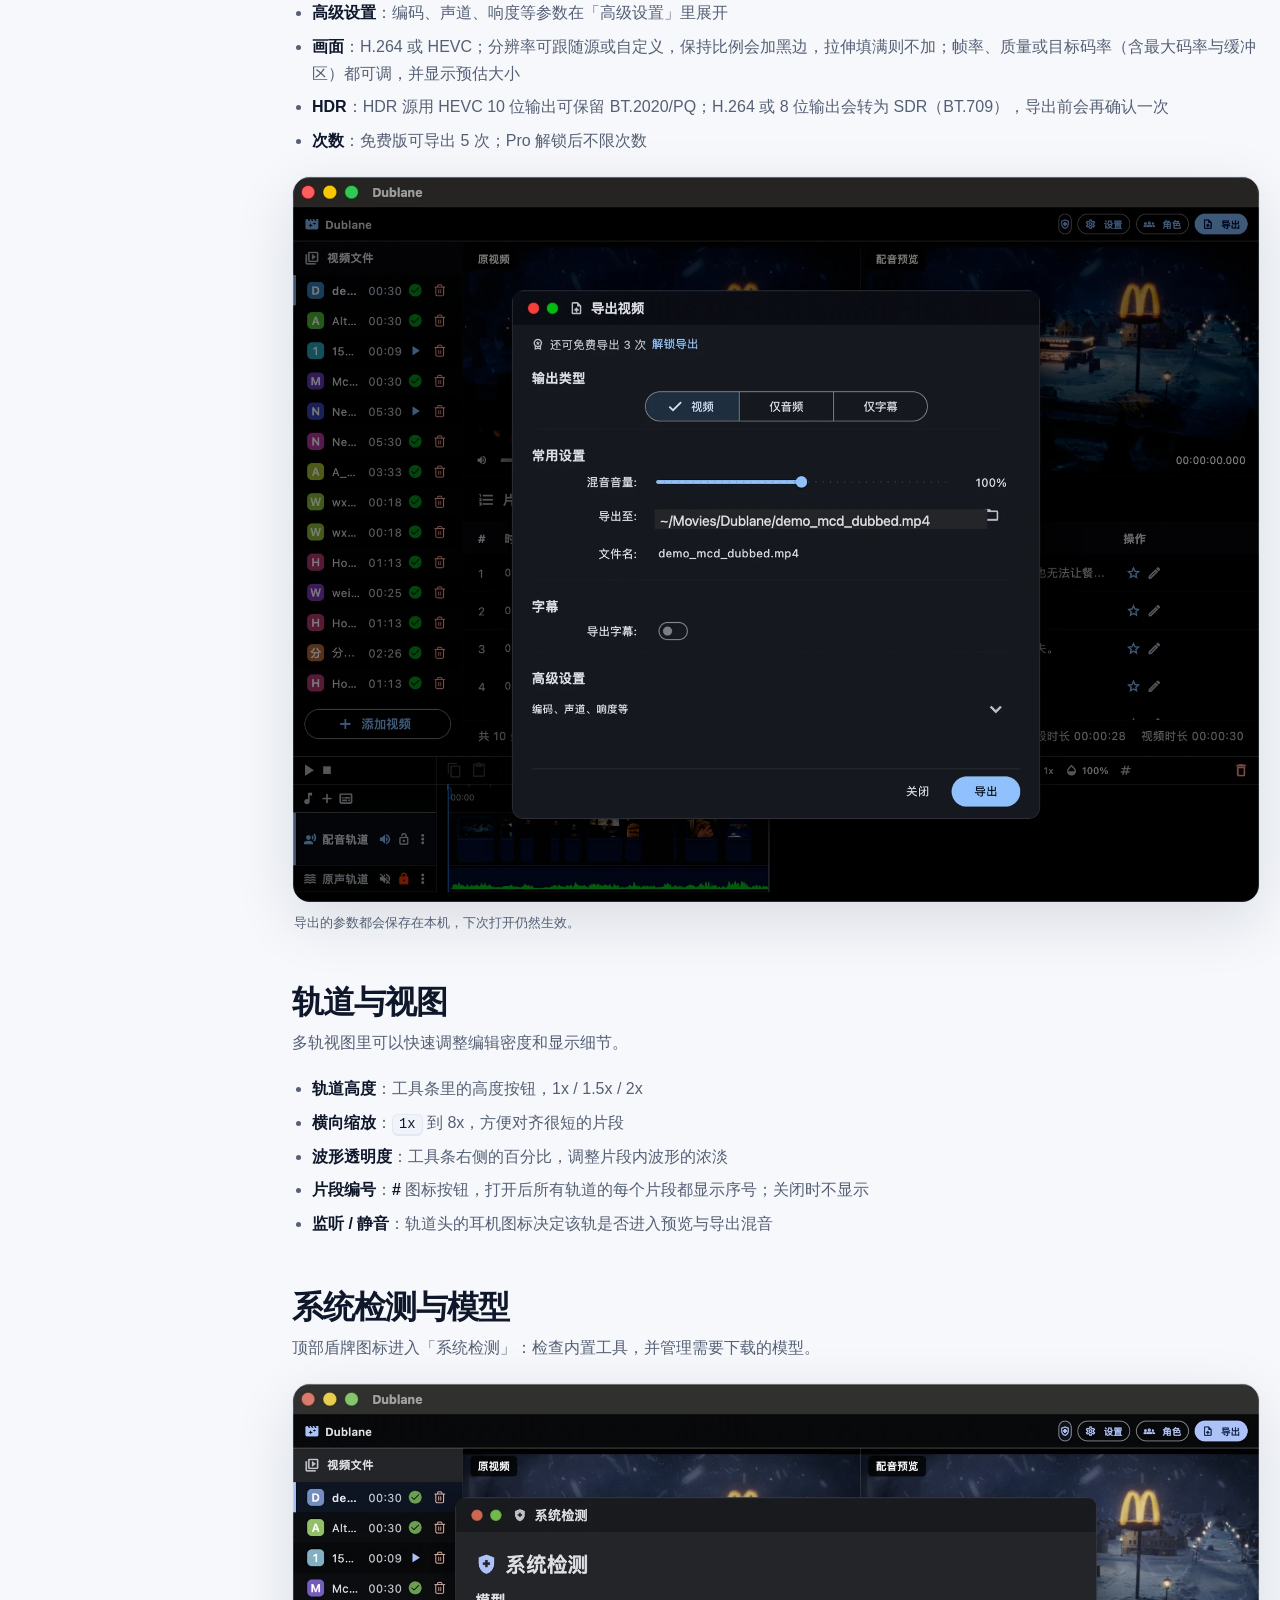
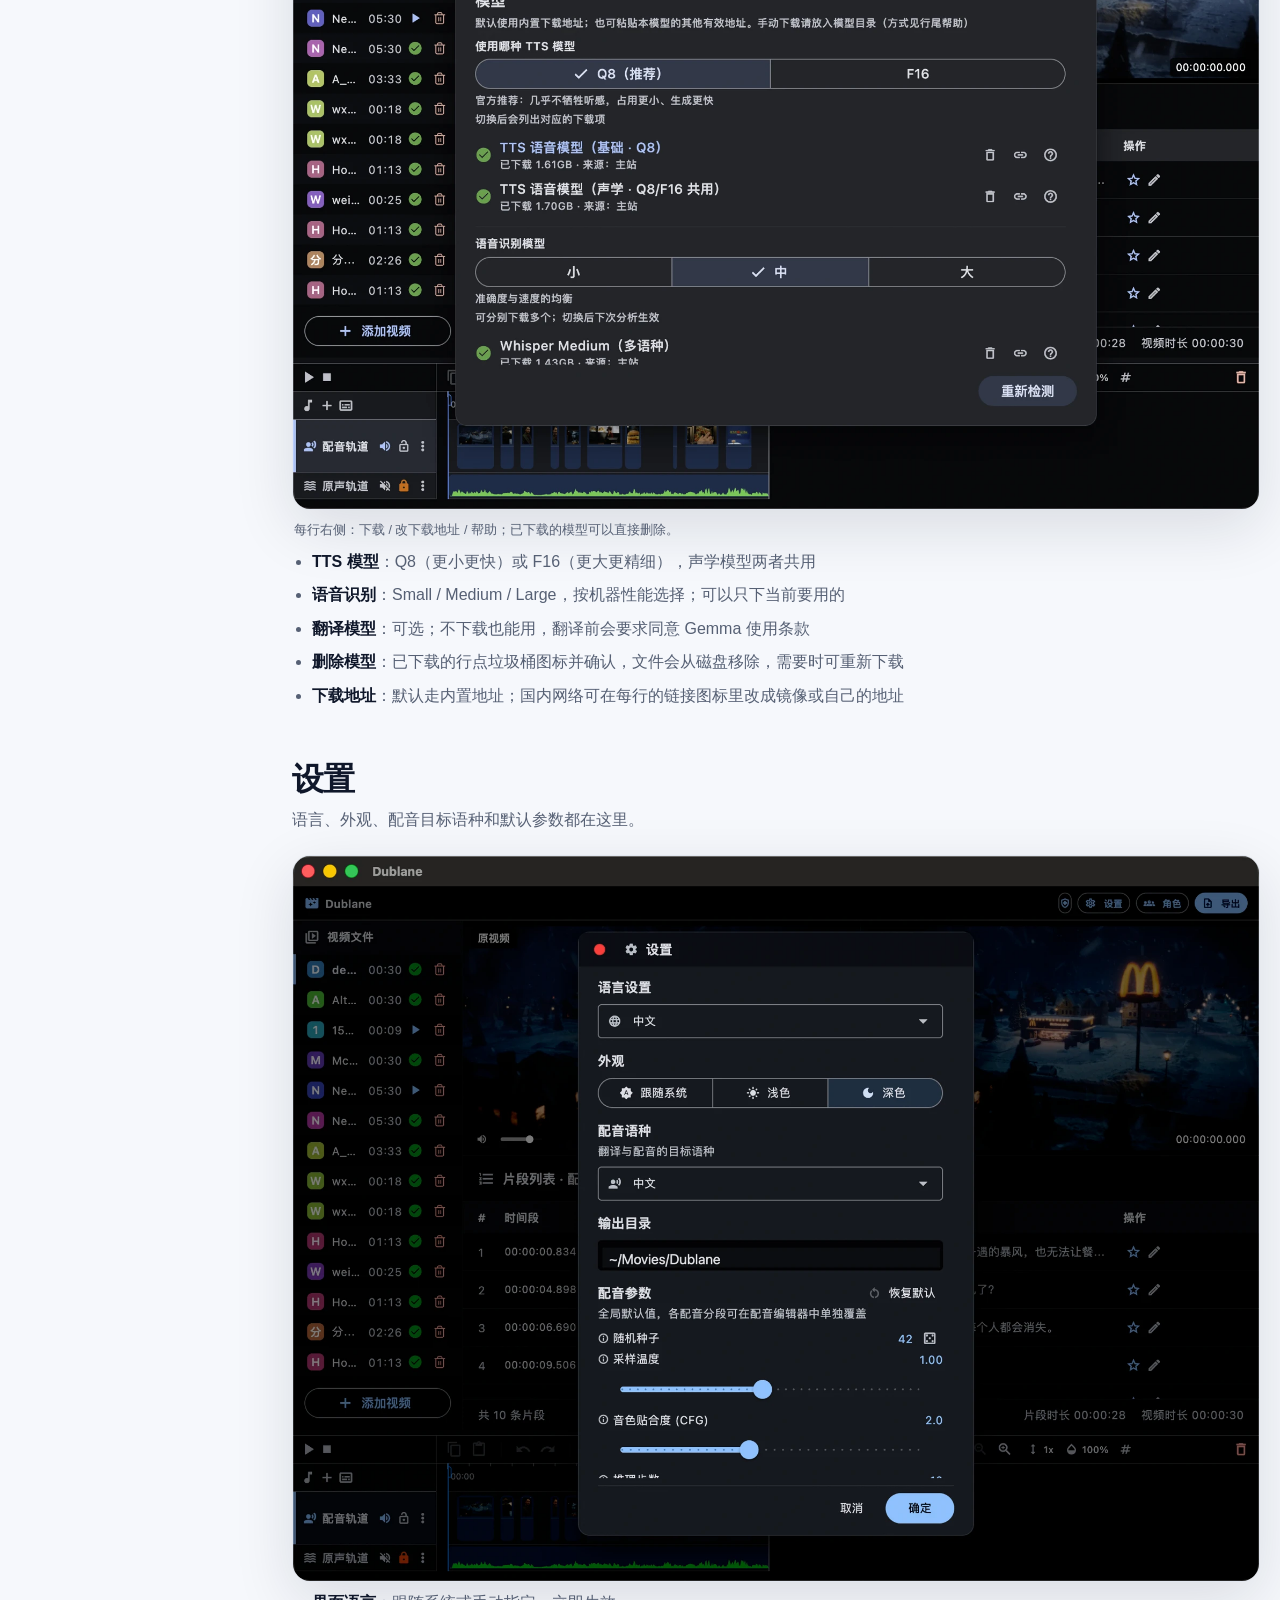
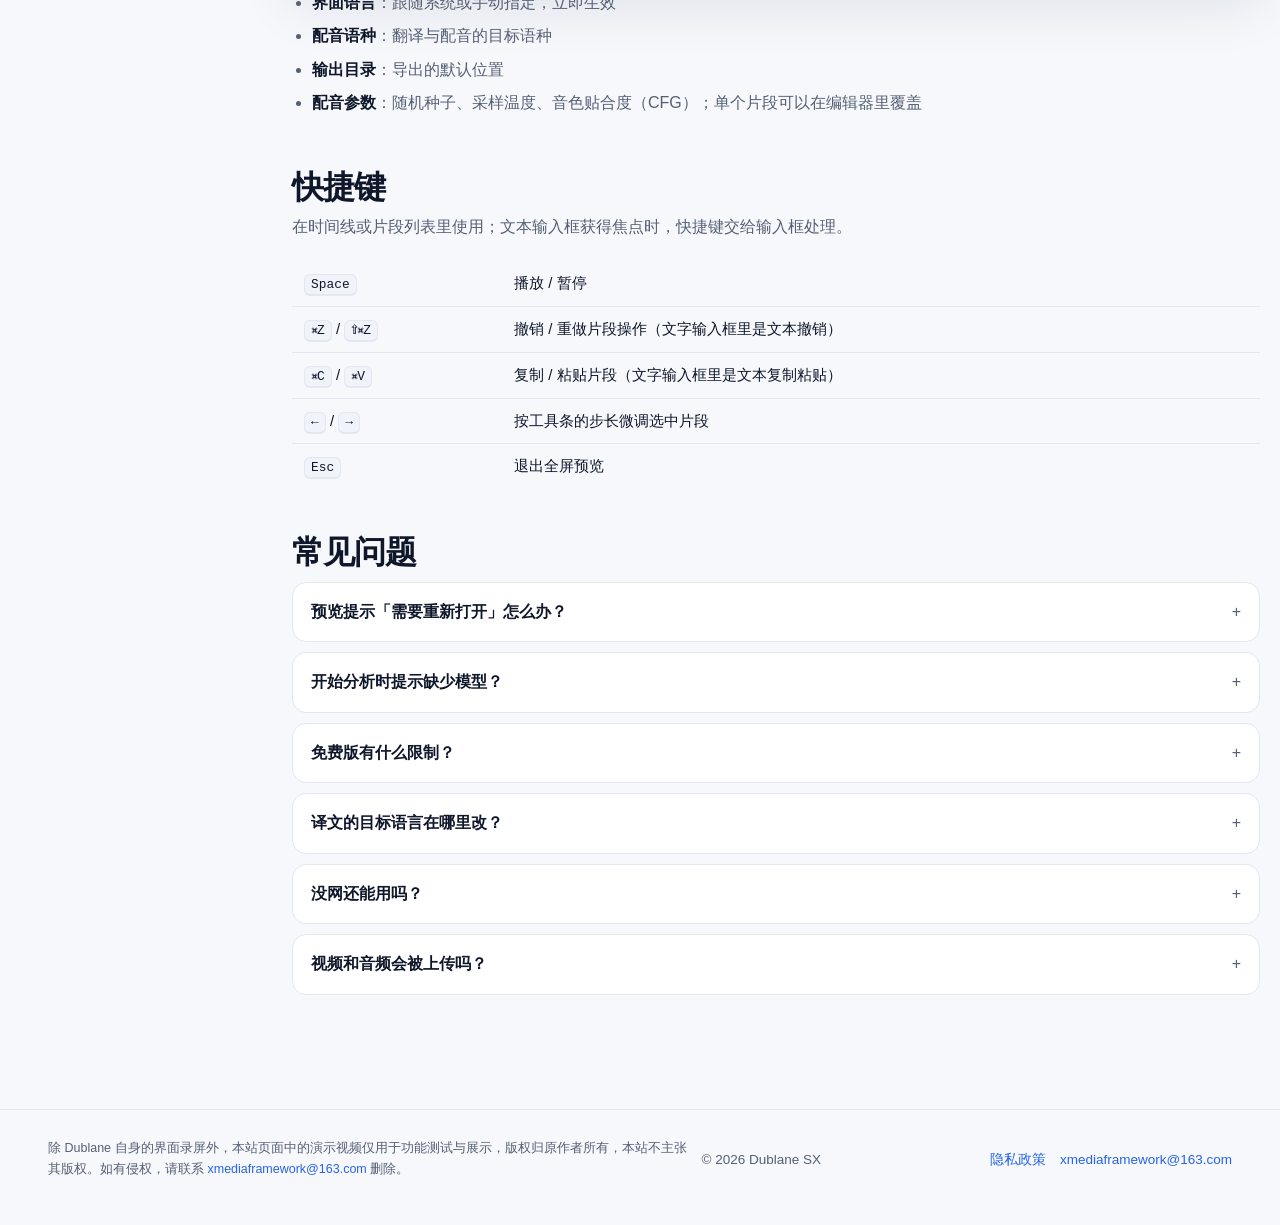
<file: help/index.html>
<!DOCTYPE html>
<html lang="zh-CN">
<head>
<meta charset="utf-8">
<meta name="viewport" content="width=device-width, initial-scale=1">
<title>Dublane 使用指南 · 本地视频配音编辑器</title>
<meta name="description" content="Dublane 使用指南：导入视频、AI 自动分段与翻译、时间线配音、字幕与导出。全部在 Mac 本地完成，无需上传。">
<meta name="robots" content="index, follow">
<link rel="alternate" hreflang="zh-CN" href="https://wallace-sh-1218.github.io/dublane-sx-privacy/help/">
<link rel="alternate" hreflang="en" href="https://wallace-sh-1218.github.io/dublane-sx-privacy/help/en/">
<link rel="icon" href="assets/brand/icon.png">
<link rel="stylesheet" href="assets/guide.css">
</head>
<body>

<header class="site">
  <div class="wrap">
    <a class="brand" href="./">
      <picture>
        <source srcset="assets/brand/wordmark-zh-light.png" media="(prefers-color-scheme: light)">
        <img src="assets/brand/wordmark-zh.png" alt="Dublane · 声巷">
      </picture>
      <span class="tag">使用指南</span>
    </a>
    <nav>
      <a class="hide-sm" href="#start">快速开始</a>
      <a class="hide-sm" href="cases/">使用案例</a>
      <a class="hide-sm" href="#faq">常见问题</a>
      <a class="hide-sm" href="../">隐私政策</a>
      <span class="lang"><a class="on" href="./">中文</a><a href="en/">EN</a></span>
    </nav>
  </div>
</header>

<div class="hero">
  <div class="wrap">
    <div class="eyebrow">Dublane · 使用指南</div>
    <h1>把任何视频，<br>变成你希望的<span class="nb">语言</span>·<span class="nb">字幕</span>·<span class="nb">声音</span></h1>
    <p class="sub">轨道和分段，让声音随手可改。</p>
    <p class="lead">导入一次，Dublane 在本机完成语音分段、识别、翻译与配音，再把成品导出：没有账号、没有上传、没有排队，也不消耗 Token。
      AI 自动分析配合手动精修，输出更符合预期。</p>
    <div class="cta">
      <a class="btn" href="#start">开始使用</a>
      <a class="btn ghost" href="#intro">观看 20 秒介绍</a>
    </div>
    <div class="stats">
      <div class="stat"><b>100%</b><span>本机运行，素材不出硬盘</span></div>
      <div class="stat"><b>5 步</b><span>提取 · 分段 · 识别 · 翻译 · 配音</span></div>
      <div class="stat"><b>5 次</b><span>免费导出，Pro 解锁不限次数</span></div>
    </div>
    <div class="heroMedia">
      <div class="glow"></div>
      <figure class="media">
        <img src="assets/shots/zh-main.webp" alt="Dublane 主界面" width="1800" height="1350">
      </figure>
    </div>
  </div>
</div>

<div class="wrap introBand" id="intro">
  <figure class="media">
    <video data-autoplay autoplay muted loop playsinline poster="assets/video/intro-zh.jpg">
      <source src="assets/video/intro-zh.mp4" type="video/mp4">
    </video>
    <img class="poster" src="assets/video/intro-zh.jpg" alt="Dublane 介绍视频">
  </figure>
  <p class="caption">20 秒介绍：自动分段、翻译与配音，然后导出成品。</p>
</div>

<div class="wrap layout">
  <nav class="toc" aria-label="目录">
    <div class="h">目录</div>
    <ol>
      <li><a href="#start">快速开始</a></li>
      <li><a href="#import">导入视频</a></li>
      <li><a href="#analysis">AI 分析</a></li>
      <li><a href="#timeline">时间线编辑</a></li>
      <li><a href="#dubbing">配音与音色</a></li>
      <li><a href="#subtitles">字幕</a></li>
      <li><a href="#export">导出</a></li>
      <li><a href="#tracks">轨道与视图</a></li>
      <li><a href="#system">系统检测</a></li>
      <li><a href="#settings">设置</a></li>
      <li><a href="#keys">快捷键</a></li>
      <li><a href="#faq">常见问题</a></li>
    </ol>
    <a class="tocCase" href="cases/">
      <b>使用案例</b>
      <span>旁白介绍、添加字幕、给视频配音 · 完整成品与截图</span>
    </a>
  </nav>

  <main>

    <section id="start" data-reveal>
      <h2>快速开始</h2>
      <p class="sub">三个步骤得到成片。第一次使用前，先在「系统检测」里下载所需的语音模型。</p>
      <div class="grid3">
        <div class="card">
          <div class="num">1</div>
          <b>导入视频</b>
          <p>点击左侧视频库下方的「添加视频」，选择本地的视频或音频文件。文件原地读取，不会复制到云端。</p>
        </div>
        <div class="card">
          <div class="num">2</div>
          <b>运行 AI 分析</b>
          <p>点视频行右侧的播放图标，语言选好后「开始分析」。分段、原文和译文会自动填进列表。</p>
        </div>
        <div class="card">
          <div class="num">3</div>
          <b>试听并导出</b>
          <p>在时间线检查节奏与配音，点右上「导出」选择视频、仅音频或仅字幕。</p>
        </div>
      </div>
      <figure>
        <div class="media">
          <video controls playsinline preload="metadata" poster="assets/video/quickstart-zh.jpg">
            <source src="assets/video/quickstart-zh.mp4" type="video/mp4">
          </video>
        </div>
        <figcaption class="caption">快速开始演示（无声，约 1 分 45 秒）：导入视频 → AI 分析 → 检查时间线 → 导出成品。</figcaption>
      </figure>
      <figure>
        <div class="media">
          <img src="assets/shots/zh-main.webp" alt="Dublane 主界面：左侧视频列表、双预览、片段列表与时间线" loading="lazy" width="1800" height="1350">
        </div>
        <figcaption class="caption">主界面：左边是视频库，中间是「原视频 / 配音预览」双画面和片段表，底部是时间线。</figcaption>
      </figure>
    </section>

    <section id="import" data-reveal>
      <h2>导入视频</h2>
      <p class="sub">支持常见视频与音频格式，导入后会自动读取时长、生成波形与缩略图。</p>
      <ul class="list">
        <li><b>视频</b>：MP4、MOV、MKV、AVI、WebM、M4V 等</li>
        <li><b>文件位置</b>：视频保留在原位置，工程数据（分段、配音、字幕）存在应用自己的项目目录</li>
      </ul>
      <div class="note"><b>权限提示：</b>如果之后移动或重命名了源文件，预览会提示「需要重新打开」。
        点「重新选择文件」再选同一个文件即可恢复，已有的轨道、分段和配音都会保留。</div>
    </section>

    <section id="analysis" data-reveal>
      <h2>AI 分析</h2>
      <p class="sub">先做四步分析，再按片段生成配音，全部在本机执行。第一次翻译会启动本地模型，通常需要 15–30 秒。</p>
      <figure>
        <div class="media">
          <video data-autoplay autoplay muted loop playsinline poster="assets/video/analysis-zh.jpg">
            <source src="assets/video/analysis-zh.mp4" type="video/mp4">
          </video>
          <img class="poster" src="assets/video/analysis-zh.jpg" alt="AI 分析四步流程">
        </div>
        <figcaption class="caption">音频提取 → VAD 检测 + 分段 → 语音识别 → 翻译 → 配音（分析完成后按片段生成）。</figcaption>
      </figure>
      <ul class="list">
        <li><b>识别语言</b>：选视频里实际说的语言；不确定时可以先用自动检测</li>
        <li><b>翻译</b>：默认开启，译文写入「译文」列；目标语言在「设置 → 配音语种」里选择</li>
        <li><b>配音</b>：分析完成后，在片段编辑器里选好音色，按片段生成配音</li>
        <li><b>独立播放预览</b>：从 AI 分析窗口打开，播放时实时叠加项目字幕；可调字体、字号和原文/译文组合，设置按项目保存在 <code>player_subtitles.json</code>，不影响导出样式</li>
        <li><b>重新分析</b>：会清理该项目已生成的音频、分段和翻译，再从头跑一遍</li>
      </ul>
      <div class="note"><b>提示：</b>分析过程中关闭窗口会停止任务；下次打开会从上次中断的步骤继续。</div>
    </section>

    <section id="timeline" data-reveal>
      <h2>时间线编辑</h2>
      <p class="sub">片段块就是配音的时间范围。所有操作都会进入撤销历史，随时可以重来。</p>
      <figure>
        <div class="media">
          <video data-autoplay autoplay muted loop playsinline poster="assets/video/timeline-zh.jpg">
            <source src="assets/video/timeline-zh.mp4" type="video/mp4">
          </video>
          <img class="poster" src="assets/video/timeline-zh.jpg" alt="时间线编辑界面">
        </div>
      </figure>
      <ul class="list">
        <li><b>选择</b>：单击片段；双击可进入片段编辑</li>
        <li><b>移动</b>：拖动片段本身；按住 <kbd>Ctrl</kbd> 可临时关闭吸附</li>
        <li><b>裁剪</b>：拖动片段左右边缘</li>
        <li><b>在播放头分割</b>：<code>][</code> 图标；<b>向左 / 向右裁剪</b>：<code>⋮[</code> / <code>]⋮</code> 图标</li>
        <li><b>合并</b>：选中相邻片段后点合并按钮</li>
        <li><b>隐藏 / 恢复</b>：隐藏的片段保留在列表里，随时可以恢复</li>
        <li><b>锁定</b>：锁定后不会被拖动或裁剪，避免误改</li>
        <li><b>微调</b>：选中片段后按 <kbd>←</kbd> <kbd>→</kbd>，步长在工具条里选（默认 10 ms）</li>
        <li><b>撤销 / 重做</b>：<kbd>⌘Z</kbd> / <kbd>⇧⌘Z</kbd>，也可以走菜单「编辑」</li>
      </ul>
    </section>

    <section id="dubbing" data-reveal>
      <h2>配音与音色</h2>
      <p class="sub">每个片段可以单独选择音色与语速，也可以克隆自己的声音，或叠加音频特效、做人声分离降噪。</p>
      <ul class="list">
        <li><b>音色</b>：在片段编辑器里选择角色或应用音色库里的声音，试听后应用</li>
        <li><b>克隆音色</b>：导入一段干净的人声（建议 5–30 秒），命名后即可在所有项目里使用</li>
        <li><b>角色管理</b>：把音色按项目 / 应用分组，支持头像与试听</li>
        <li><b>音频特效</b>：淡入、淡出、淡入淡出、响度标准化、高通（去低频）、低通（去高频）、压缩与混响，可按顺序叠加</li>
        <li><b>人声分离降噪</b>：在原声轨或导入轨的轨道菜单里执行，生成「人声」与「伴奏」两条轨道，可去掉背景噪声；录制配音时也能开启降噪</li>
      </ul>
      <div class="note"><b>合规提示：</b>克隆他人声音前请取得授权；导出内容的使用责任由使用者承担。</div>
    </section>

    <section id="subtitles" data-reveal>
      <h2>字幕</h2>
      <p class="sub">字幕内容来自片段列表：可以只用原文、只用译文，或两者同时显示。</p>
      <ul class="list">
        <li><b>样式</b>：字号、颜色、描边、背景、位置（底部 / 居中 / 顶部）</li>
        <li><b>输出方式</b>：烧录进视频、导出单独的 SRT / ASS 文件，或两者都要</li>
        <li><b>字体</b>：在导出窗口的「字幕」里选常用中文字体，或点「添加字体」导入自己的 TTF / OTF / TTC；导入的字体可以随时删除</li>
      </ul>
    </section>

    <section id="export" data-reveal>
      <h2>导出</h2>
      <p class="sub">三种输出类型：视频、仅音频、仅字幕。</p>
      <figure>
        <div class="media">
          <video data-autoplay autoplay muted loop playsinline poster="assets/video/export-zh.jpg">
            <source src="assets/video/export-zh.mp4" type="video/mp4">
          </video>
          <img class="poster" src="assets/video/export-zh.jpg" alt="导出对话框">
        </div>
      </figure>
      <ul class="list">
        <li><b>混音音量</b>：0–200%；超过 200% 会自动挂限幅器，避免削波</li>
        <li><b>字幕</b>：可烧录、可导出 SRT，也可以两者都保留</li>
        <li><b>高级设置</b>：编码、声道、响度等参数在「高级设置」里展开</li>
        <li><b>画面</b>：H.264 或 HEVC；分辨率可跟随源或自定义，保持比例会加黑边，拉伸填满则不加；帧率、质量或目标码率（含最大码率与缓冲区）都可调，并显示预估大小</li>
        <li><b>HDR</b>：HDR 源用 HEVC 10 位输出可保留 BT.2020/PQ；H.264 或 8 位输出会转为 SDR（BT.709），导出前会再确认一次</li>
        <li><b>次数</b>：免费版可导出 5 次；Pro 解锁后不限次数</li>
      </ul>
      <figure>
        <div class="media">
          <img src="assets/shots/zh-export.webp" alt="导出对话框：输出类型、混音音量、字幕与高级设置" loading="lazy" width="1800" height="1350">
        </div>
        <figcaption class="caption">导出的参数都会保存在本机，下次打开仍然生效。</figcaption>
      </figure>
    </section>

    <section id="tracks" data-reveal>
      <h2>轨道与视图</h2>
      <p class="sub">多轨视图里可以快速调整编辑密度和显示细节。</p>
      <ul class="list">
        <li><b>轨道高度</b>：工具条里的高度按钮，1x / 1.5x / 2x</li>
        <li><b>横向缩放</b>：<kbd>1x</kbd> 到 8x，方便对齐很短的片段</li>
        <li><b>波形透明度</b>：工具条右侧的百分比，调整片段内波形的浓淡</li>
        <li><b>片段编号</b>：<b>#</b> 图标按钮，打开后所有轨道的每个片段都显示序号；关闭时不显示</li>
        <li><b>监听 / 静音</b>：轨道头的耳机图标决定该轨是否进入预览与导出混音</li>
      </ul>
    </section>

    <section id="system" data-reveal>
      <h2>系统检测与模型</h2>
      <p class="sub">顶部盾牌图标进入「系统检测」：检查内置工具，并管理需要下载的模型。</p>
      <figure>
        <div class="media">
          <img src="assets/shots/zh-system.webp" alt="系统检测：TTS 模型、语音识别模型与下载状态" loading="lazy" width="1800" height="1350">
        </div>
        <figcaption class="caption">每行右侧：下载 / 改下载地址 / 帮助；已下载的模型可以直接删除。</figcaption>
      </figure>
      <ul class="list">
        <li><b>TTS 模型</b>：Q8（更小更快）或 F16（更大更精细），声学模型两者共用</li>
        <li><b>语音识别</b>：Small / Medium / Large，按机器性能选择；可以只下当前要用的</li>
        <li><b>翻译模型</b>：可选；不下载也能用，翻译前会要求同意 Gemma 使用条款</li>
        <li><b>删除模型</b>：已下载的行点垃圾桶图标并确认，文件会从磁盘移除，需要时可重新下载</li>
        <li><b>下载地址</b>：默认走内置地址；国内网络可在每行的链接图标里改成镜像或自己的地址</li>
      </ul>
    </section>

    <section id="settings" data-reveal>
      <h2>设置</h2>
      <p class="sub">语言、外观、配音目标语种和默认参数都在这里。</p>
      <figure>
        <div class="media">
          <img src="assets/shots/zh-settings.webp" alt="设置：语言、外观、配音语种、输出目录与配音参数" loading="lazy" width="1800" height="1350">
        </div>
      </figure>
      <ul class="list">
        <li><b>界面语言</b>：跟随系统或手动指定，立即生效</li>
        <li><b>配音语种</b>：翻译与配音的目标语种</li>
        <li><b>输出目录</b>：导出的默认位置</li>
        <li><b>配音参数</b>：随机种子、采样温度、音色贴合度（CFG）；单个片段可以在编辑器里覆盖</li>
      </ul>
    </section>

    <section id="keys" data-reveal>
      <h2>快捷键</h2>
      <p class="sub">在时间线或片段列表里使用；文本输入框获得焦点时，快捷键交给输入框处理。</p>
      <table class="keys">
        <tr><td><kbd>Space</kbd></td><td>播放 / 暂停</td></tr>
        <tr><td><kbd>⌘Z</kbd> / <kbd>⇧⌘Z</kbd></td><td>撤销 / 重做片段操作（文字输入框里是文本撤销）</td></tr>
        <tr><td><kbd>⌘C</kbd> / <kbd>⌘V</kbd></td><td>复制 / 粘贴片段（文字输入框里是文本复制粘贴）</td></tr>
        <tr><td><kbd>←</kbd> / <kbd>→</kbd></td><td>按工具条的步长微调选中片段</td></tr>
        <tr><td><kbd>Esc</kbd></td><td>退出全屏预览</td></tr>
      </table>
    </section>

    <section id="faq" data-reveal>
      <h2>常见问题</h2>

      <details class="faq">
        <summary>预览提示「需要重新打开」怎么办？</summary>
        <p>通常是源文件被移动、重命名，或 macOS 在应用更新后收回了文件权限。点提示里的「重新选择文件」，
          选中同一个文件即可恢复；已有的轨道、分段和配音不会丢失。</p>
      </details>

      <details class="faq">
        <summary>开始分析时提示缺少模型？</summary>
        <p>打开顶部盾牌图标进入「系统检测」，在对应的模型行点「下载」。第一次下载量较大，建议在稳定网络下进行；
          下载完成后状态会变成「已下载」。</p>
      </details>

      <details class="faq">
        <summary>免费版有什么限制？</summary>
        <p>免费版可以导出 5 次完整成品；Pro 解锁后不再限制次数。所有模型、分析和编辑功能不受影响。</p>
      </details>

      <details class="faq">
        <summary>译文的目标语言在哪里改？</summary>
        <p>「设置 → 配音语种」。改了之后，重新运行翻译或重新分析，就会按新的目标语言生成译文和配音。</p>
      </details>

      <details class="faq">
        <summary>没网还能用吗？</summary>
        <p>可以。模型下载完成后，分段、识别、翻译、配音与导出都在本机运行，不需要联网。</p>
      </details>

      <details class="faq">
        <summary>视频和音频会被上传吗？</summary>
        <p>不会。Dublane 不提供账号系统，也不会上传素材；除下载模型外，应用不需要访问外网。详见
          <a href="../">隐私政策</a>。</p>
      </details>
    </section>

  </main>
</div>

<footer class="site">
  <div class="wrap">
    <p class="legal">除 Dublane 自身的界面录屏外，本站页面中的演示视频仅用于功能测试与展示，版权归原作者所有，本站不主张其版权。如有侵权，请联系 <a href="mailto:xmediaframework@163.com">xmediaframework@163.com</a> 删除。</p>
    <span>© 2026 Dublane SX</span>
    <span class="spacer"></span>
    <a href="../">隐私政策</a>
    <a href="mailto:xmediaframework@163.com">xmediaframework@163.com</a>
  </div>
</footer>

<script src="assets/guide.js"></script>
</body>
</html>
</file>
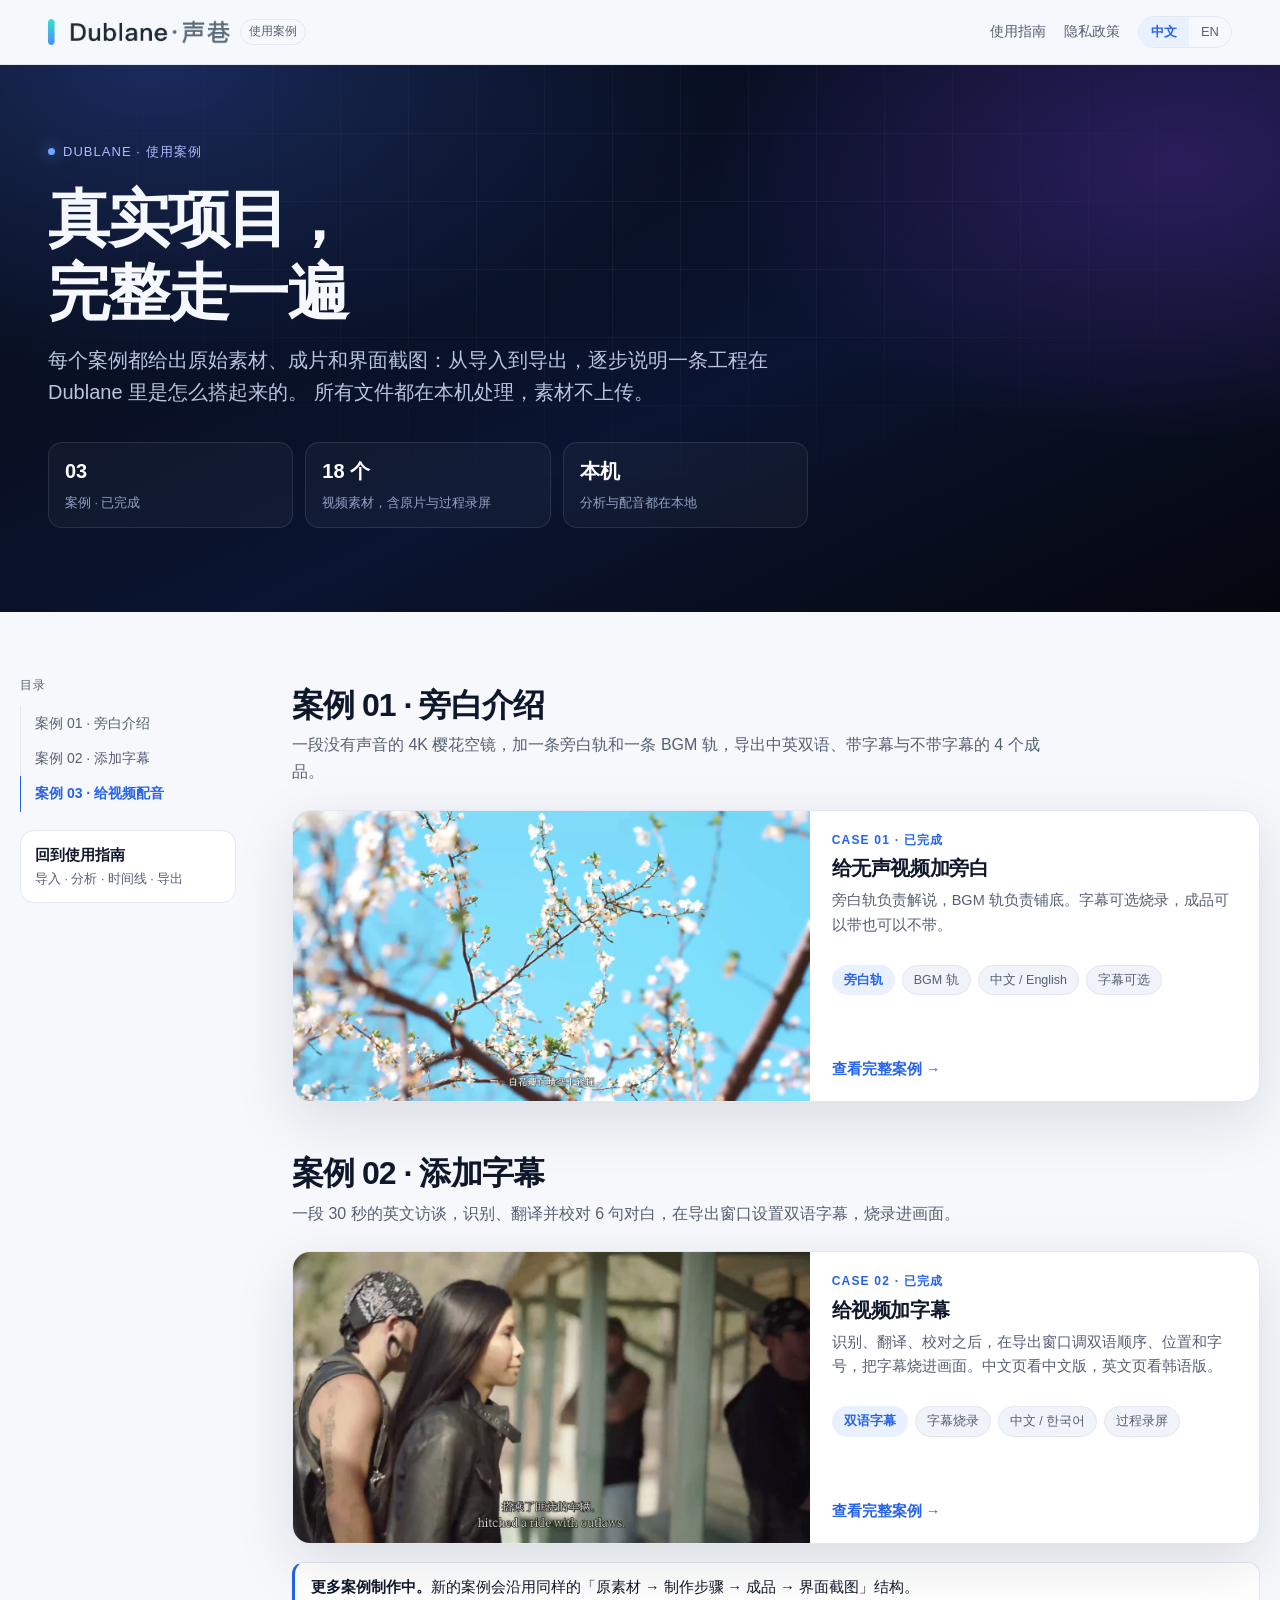
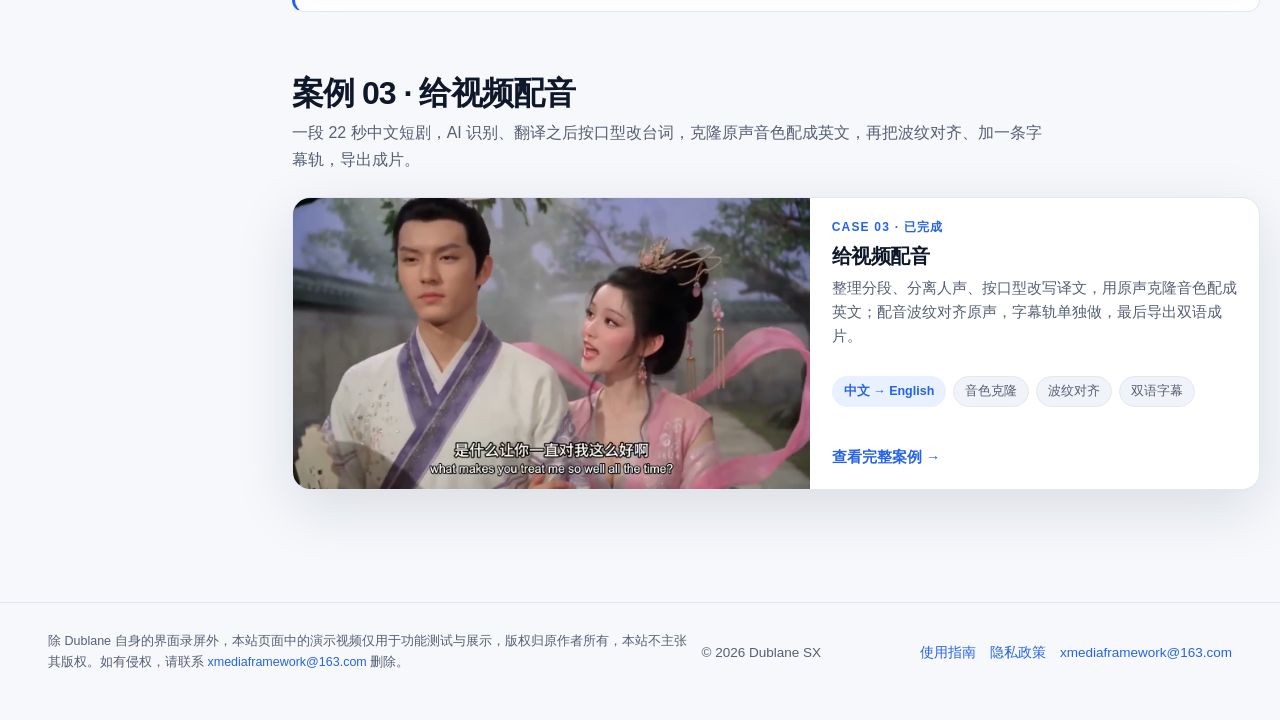
<file: help/cases/index.html>
<!DOCTYPE html>
<html lang="zh-CN">
<head>
<meta charset="utf-8">
<meta name="viewport" content="width=device-width, initial-scale=1">
<title>Dublane 使用案例 · 真实项目完整走一遍</title>
<meta name="description" content="Dublane 使用案例：旁白介绍、添加字幕、给视频配音三个完整案例，含原素材、成品视频、过程录屏与界面截图。">
<meta name="robots" content="index, follow">
<link rel="alternate" hreflang="zh-CN" href="https://wallace-sh-1218.github.io/dublane-sx-privacy/help/cases/">
<link rel="alternate" hreflang="en" href="https://wallace-sh-1218.github.io/dublane-sx-privacy/help/en/cases/">
<link rel="icon" href="../assets/brand/icon.png">
<link rel="stylesheet" href="../assets/guide.css">
</head>
<body>

<header class="site">
  <div class="wrap">
    <a class="brand" href="../">
      <picture>
        <source srcset="../assets/brand/wordmark-zh-light.png" media="(prefers-color-scheme: light)">
        <img src="../assets/brand/wordmark-zh.png" alt="Dublane · 声巷">
      </picture>
      <span class="tag">使用案例</span>
    </a>
    <nav>
      <a class="hide-sm" href="../">使用指南</a>
      <a class="hide-sm" href="../../">隐私政策</a>
      <span class="lang"><a class="on" href="./">中文</a><a href="../en/cases/">EN</a></span>
    </nav>
  </div>
</header>

<div class="hero">
  <div class="wrap">
    <div class="eyebrow">Dublane · 使用案例</div>
    <h1>真实项目，<br>完整走一遍</h1>
    <p class="lead">每个案例都给出原始素材、成片和界面截图：从导入到导出，逐步说明一条工程在 Dublane 里是怎么搭起来的。
      所有文件都在本机处理，素材不上传。</p>
    <div class="stats">
      <div class="stat"><b>03</b><span>案例 · 已完成</span></div>
      <div class="stat"><b>18 个</b><span>视频素材，含原片与过程录屏</span></div>
      <div class="stat"><b>本机</b><span>分析与配音都在本地</span></div>
    </div>
  </div>
</div>

<div class="wrap layout">
  <nav class="toc" aria-label="目录">
    <div class="h">目录</div>
    <ol>
      <li><a href="#case-01">案例 01 · 旁白介绍</a></li>
      <li><a href="#case-02">案例 02 · 添加字幕</a></li>
      <li><a href="#case-03">案例 03 · 给视频配音</a></li>
    </ol>
    <a class="tocCase" href="../">
      <b>回到使用指南</b>
      <span>导入 · 分析 · 时间线 · 导出</span>
    </a>
  </nav>

  <main>
    <section id="case-01" data-reveal>
      <h2>案例 01 · 旁白介绍</h2>
      <p class="sub">一段没有声音的 4K 樱花空镜，加一条旁白轨和一条 BGM 轨，导出中英双语、带字幕与不带字幕的 4 个成品。</p>
      <div class="caseGrid">
        <article class="caseCard">
          <div class="shot">
            <img src="../assets/cases/narration/zh-sub.jpg" alt="樱花空镜的中文旁白成品帧" loading="lazy" width="1280" height="720">
          </div>
          <div class="body">
            <div class="idx">Case 01 · 已完成</div>
            <h3>给无声视频加旁白</h3>
            <p>旁白轨负责解说，BGM 轨负责铺底。字幕可选烧录，成品可以带也可以不带。</p>
            <div class="chips">
              <span class="chip accent">旁白轨</span>
              <span class="chip">BGM 轨</span>
              <span class="chip">中文 / English</span>
              <span class="chip">字幕可选</span>
            </div>
            <a class="more" href="narration/">查看完整案例 →</a>
          </div>
        </article>
      </div>
    </section>

    <section id="case-02" data-reveal>
      <h2>案例 02 · 添加字幕</h2>
      <p class="sub">一段 30 秒的英文访谈，识别、翻译并校对 6 句对白，在导出窗口设置双语字幕，烧录进画面。</p>
      <div class="caseGrid">
        <article class="caseCard">
          <div class="shot">
            <img src="../assets/cases/subtitles/sub-zh.jpg" alt="访谈片段的中英双语字幕成品帧" loading="lazy" width="1280" height="720">
          </div>
          <div class="body">
            <div class="idx">Case 02 · 已完成</div>
            <h3>给视频加字幕</h3>
            <p>识别、翻译、校对之后，在导出窗口调双语顺序、位置和字号，把字幕烧进画面。中文页看中文版，英文页看韩语版。</p>
            <div class="chips">
              <span class="chip accent">双语字幕</span>
              <span class="chip">字幕烧录</span>
              <span class="chip">中文 / 한국어</span>
              <span class="chip">过程录屏</span>
            </div>
            <a class="more" href="subtitles/">查看完整案例 →</a>
          </div>
        </article>
      </div>
      <div class="note"><b>更多案例制作中。</b>新的案例会沿用同样的「原素材 → 制作步骤 → 成品 → 界面截图」结构。</div>
    </section>

    <section id="case-03" data-reveal>
      <h2>案例 03 · 给视频配音</h2>
      <p class="sub">一段 22 秒中文短剧，AI 识别、翻译之后按口型改台词，克隆原声音色配成英文，再把波纹对齐、加一条字幕轨，导出成片。</p>
      <div class="caseGrid">
        <article class="caseCard">
          <div class="shot">
            <img src="../assets/cases/dubbing/card.jpg" alt="中文短剧的英文配音成片帧" loading="lazy" width="1280" height="720">
          </div>
          <div class="body">
            <div class="idx">Case 03 · 已完成</div>
            <h3>给视频配音</h3>
            <p>整理分段、分离人声、按口型改写译文，用原声克隆音色配成英文；配音波纹对齐原声，字幕轨单独做，最后导出双语成片。</p>
            <div class="chips">
              <span class="chip accent">中文 → English</span>
              <span class="chip">音色克隆</span>
              <span class="chip">波纹对齐</span>
              <span class="chip">双语字幕</span>
            </div>
            <a class="more" href="dubbing/">查看完整案例 →</a>
          </div>
        </article>
      </div>
    </section>
  </main>
</div>

<footer class="site">
  <div class="wrap">
    <p class="legal">除 Dublane 自身的界面录屏外，本站页面中的演示视频仅用于功能测试与展示，版权归原作者所有，本站不主张其版权。如有侵权，请联系 <a href="mailto:xmediaframework@163.com">xmediaframework@163.com</a> 删除。</p>
    <span>© 2026 Dublane SX</span>
    <span class="spacer"></span>
    <a href="../">使用指南</a>
    <a href="../../">隐私政策</a>
    <a href="mailto:xmediaframework@163.com">xmediaframework@163.com</a>
  </div>
</footer>

<script src="../assets/guide.js"></script>
</body>
</html>
</file>
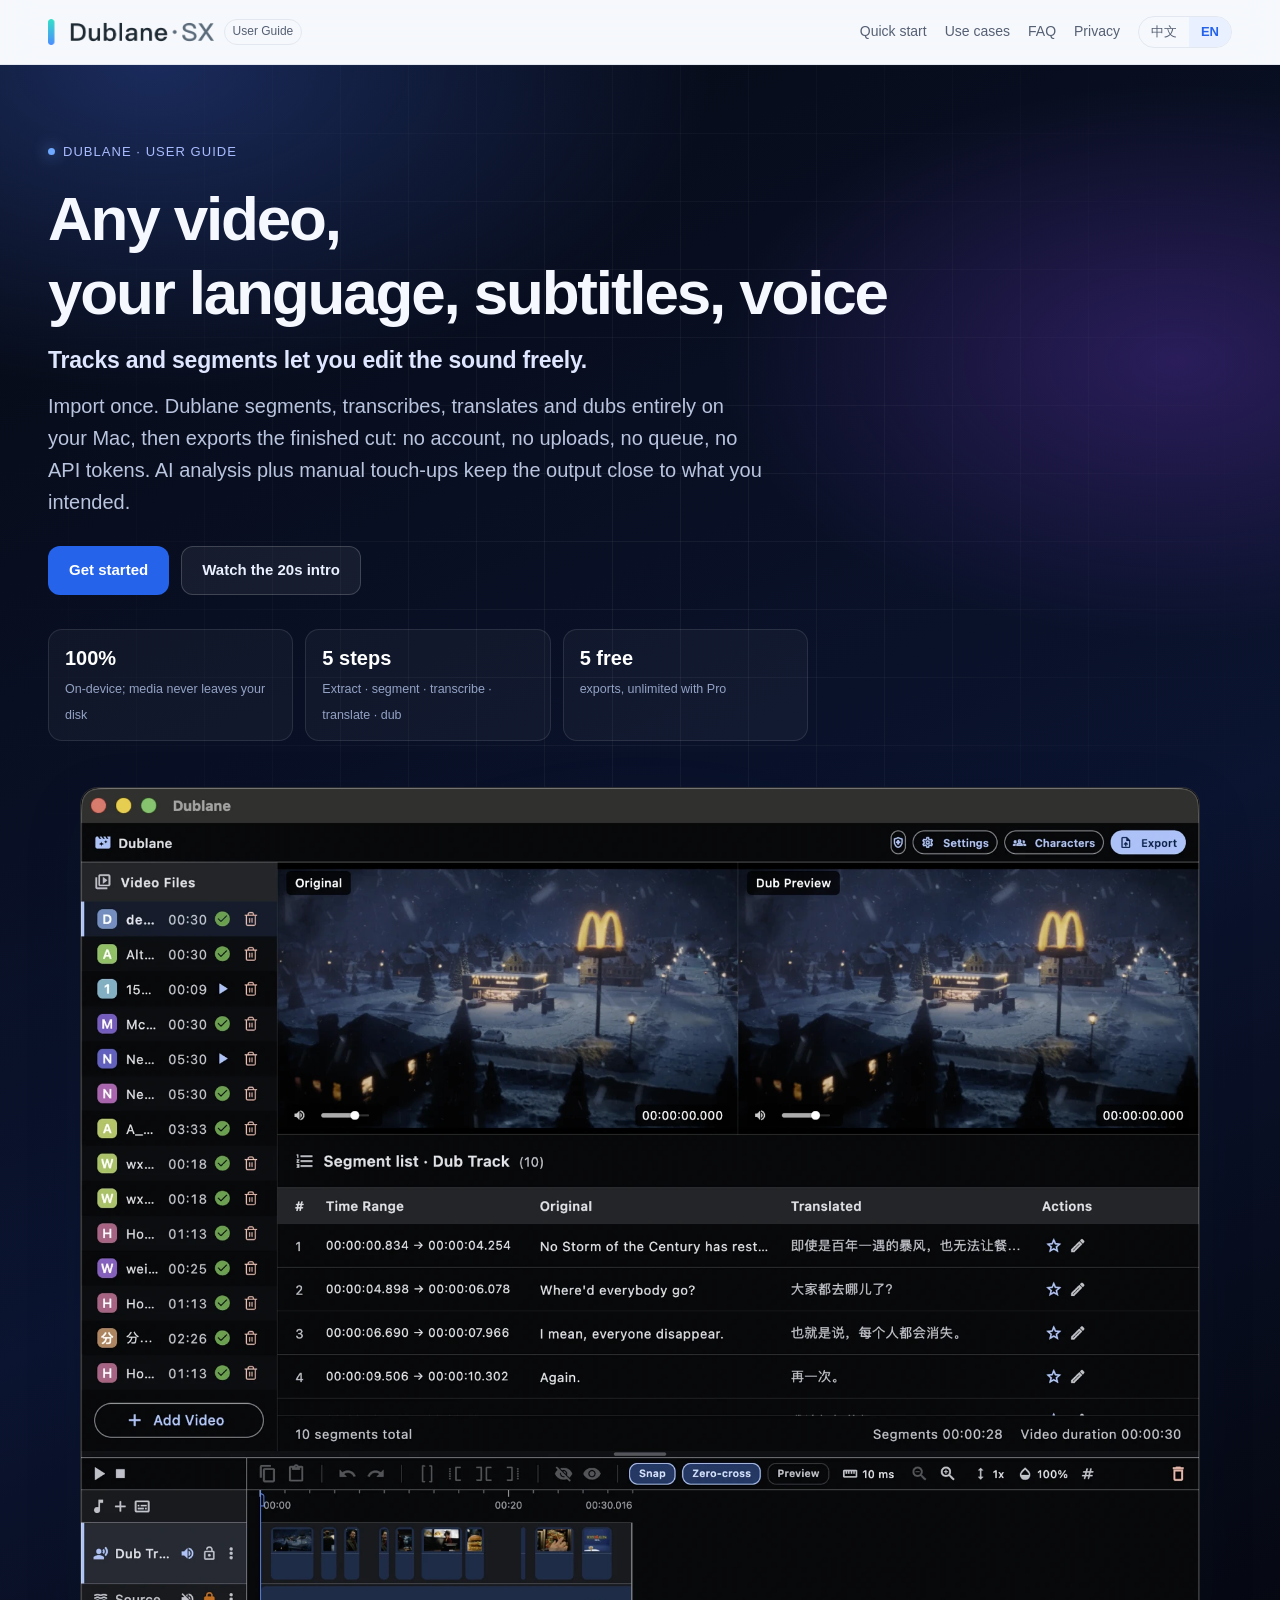
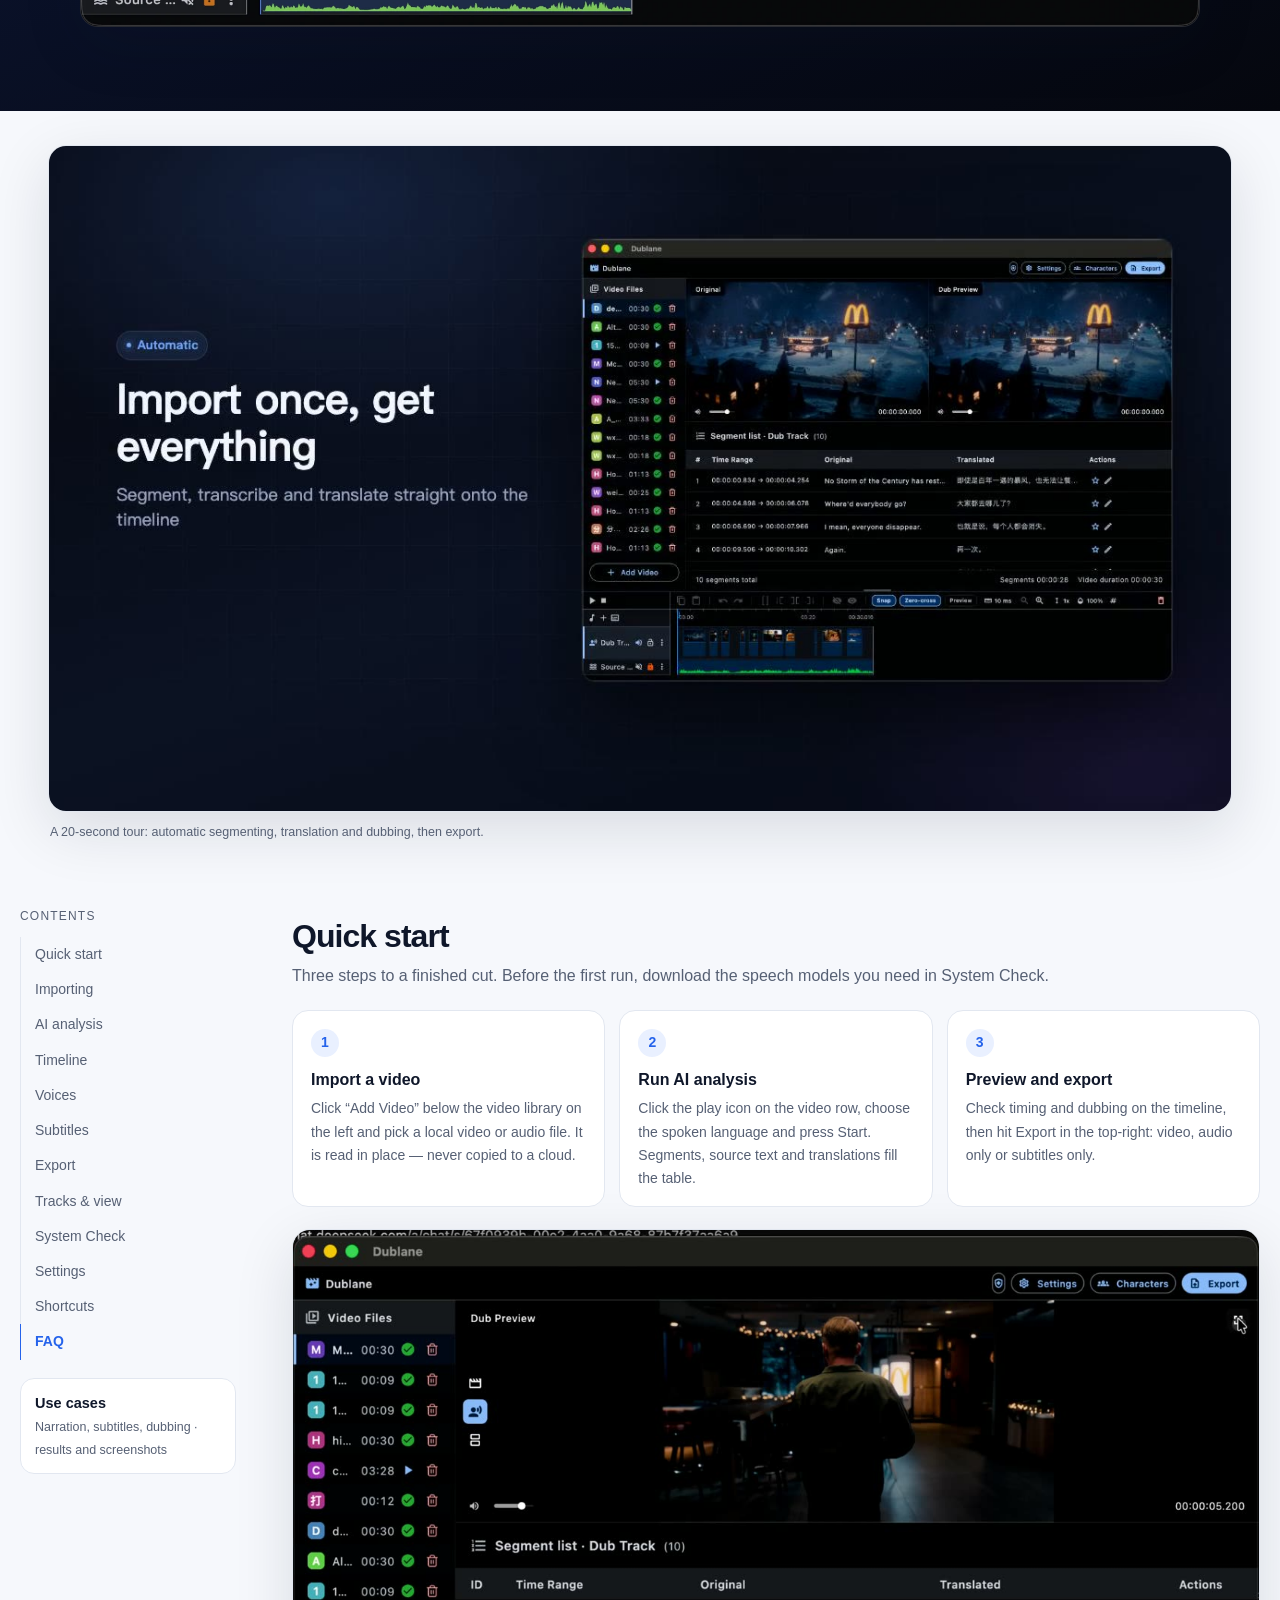
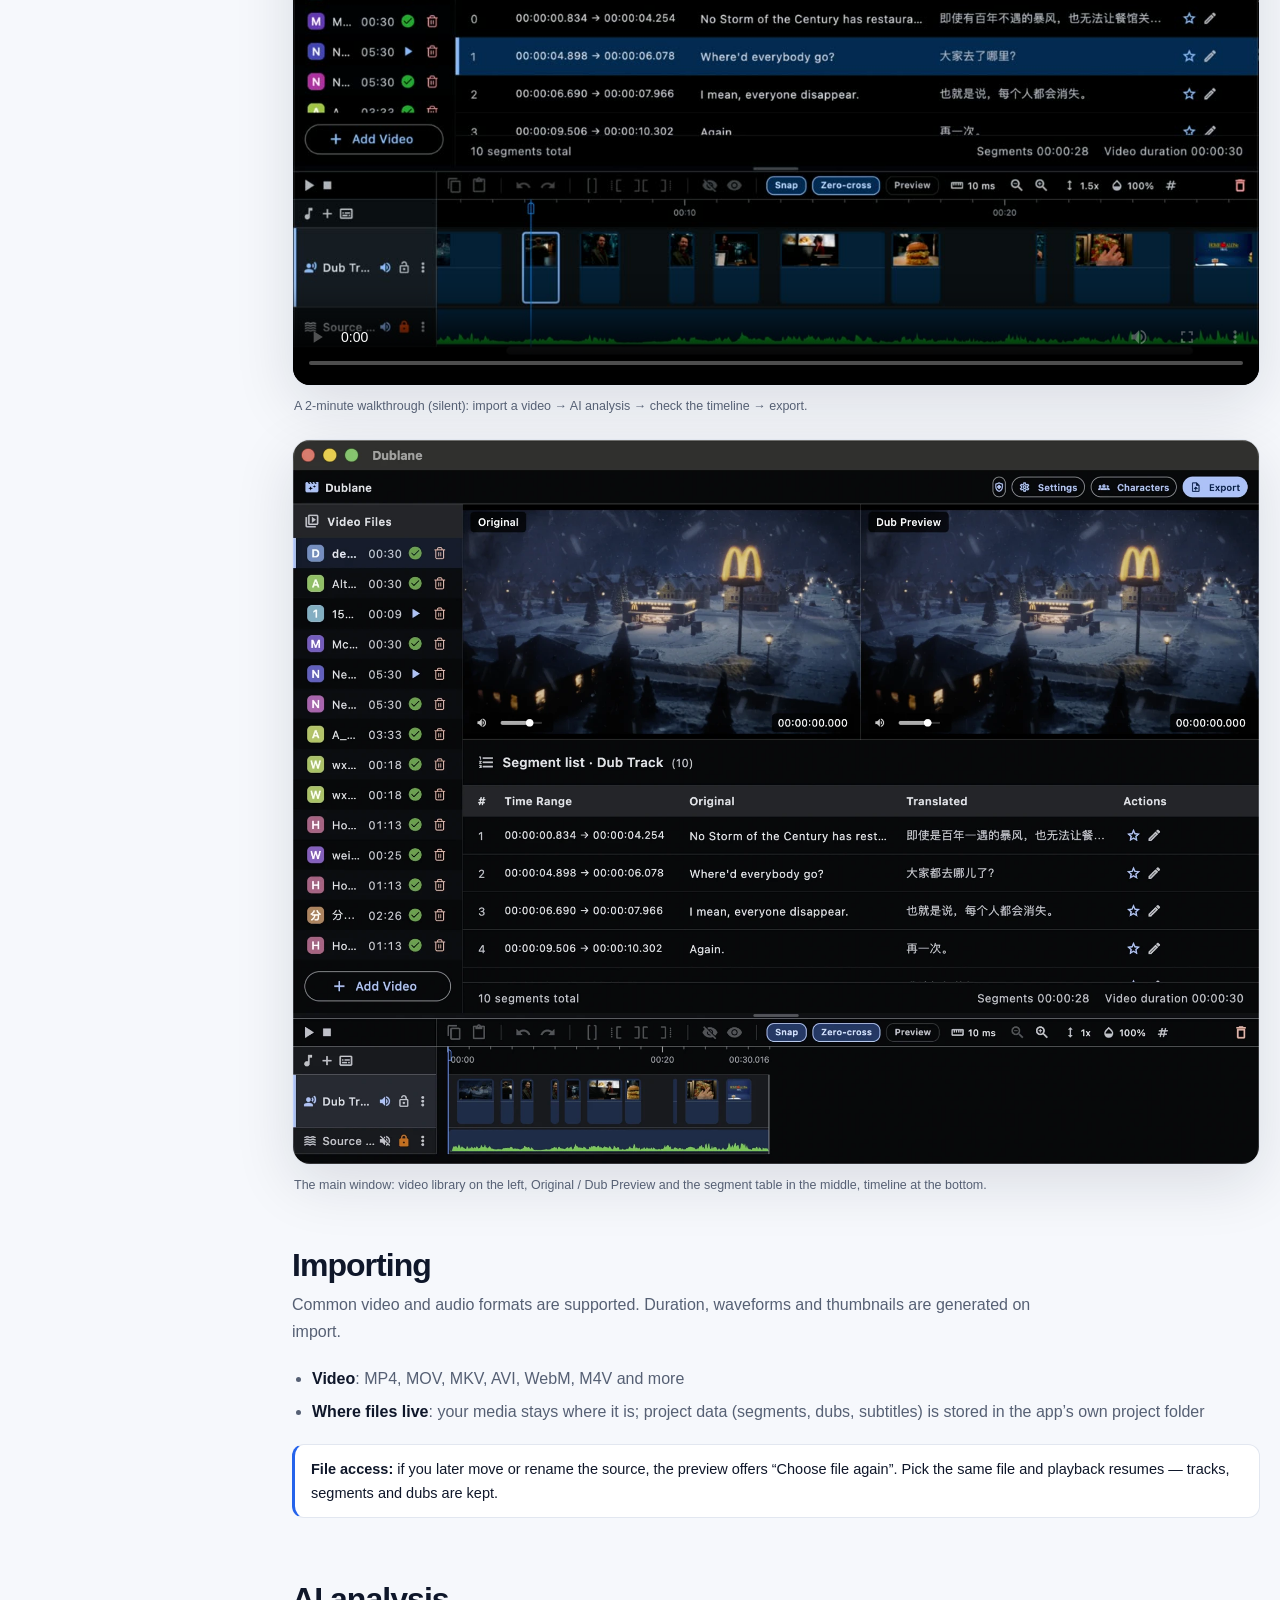
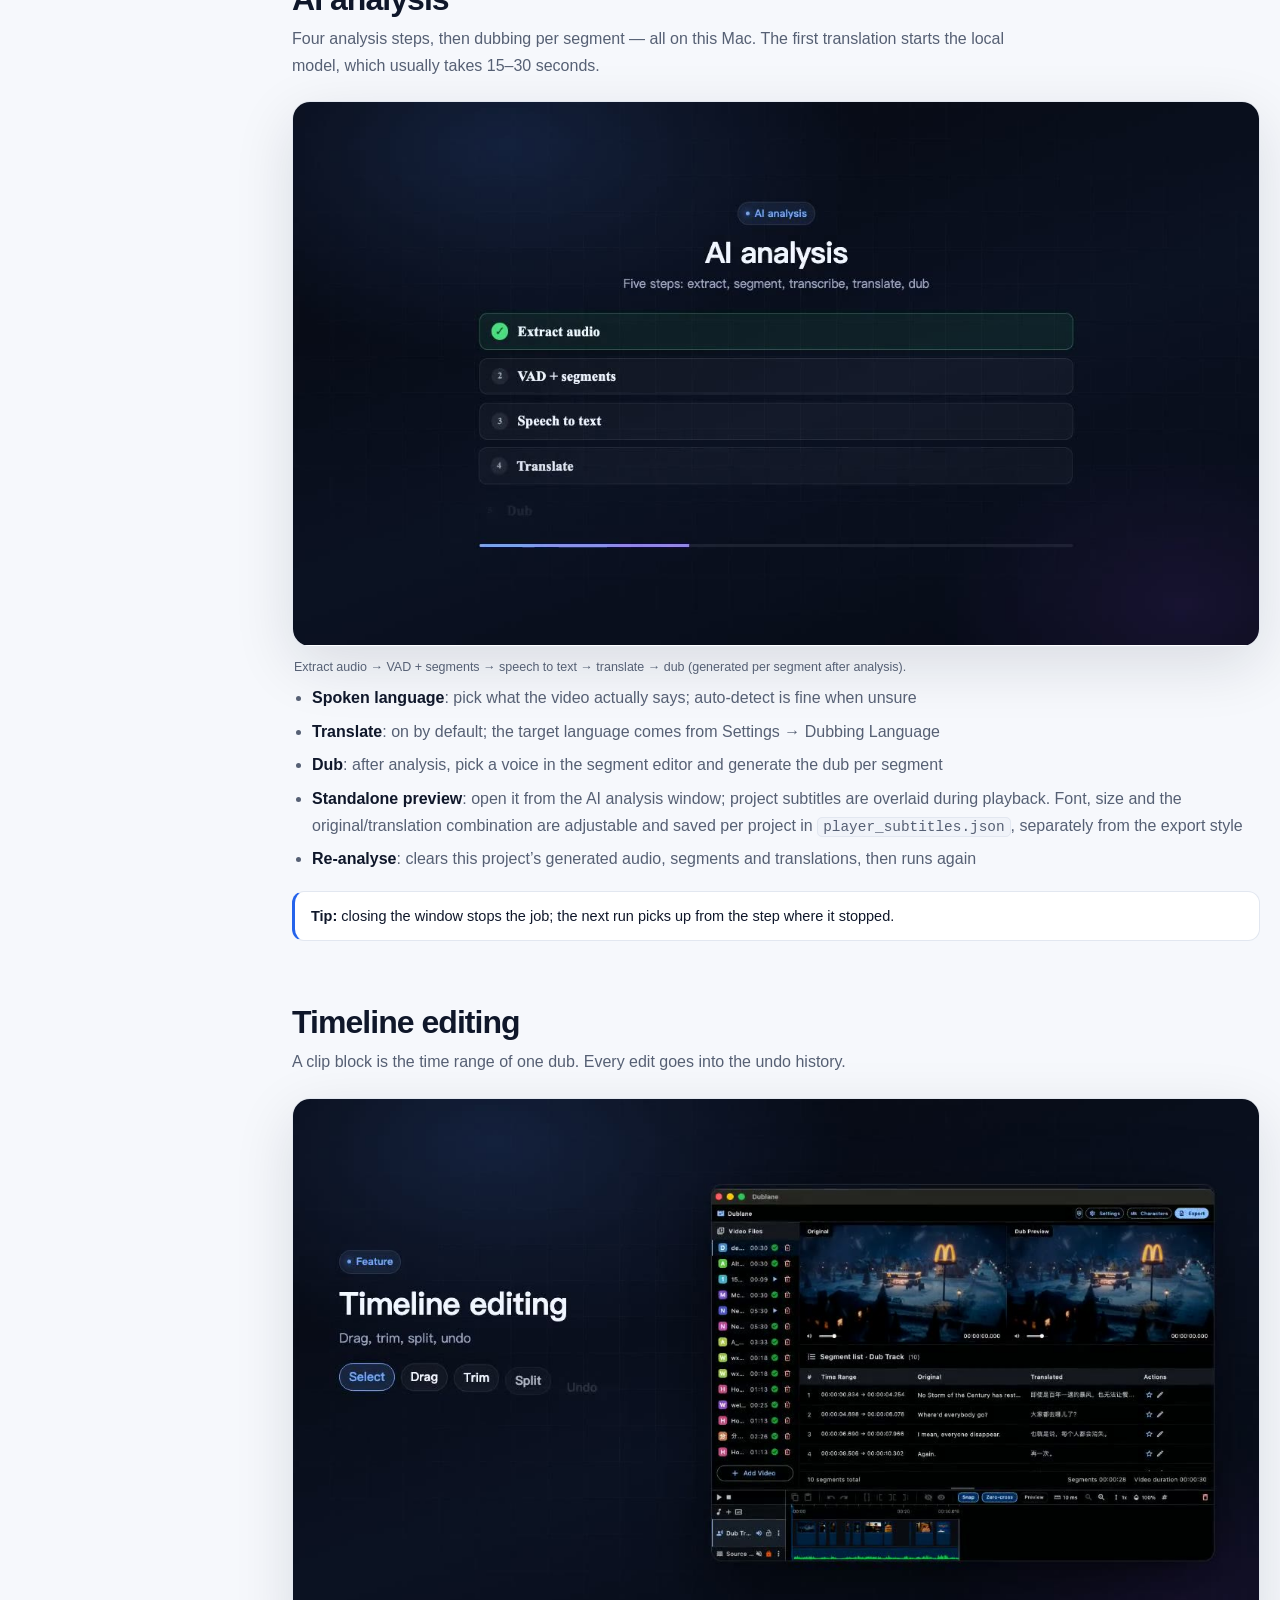
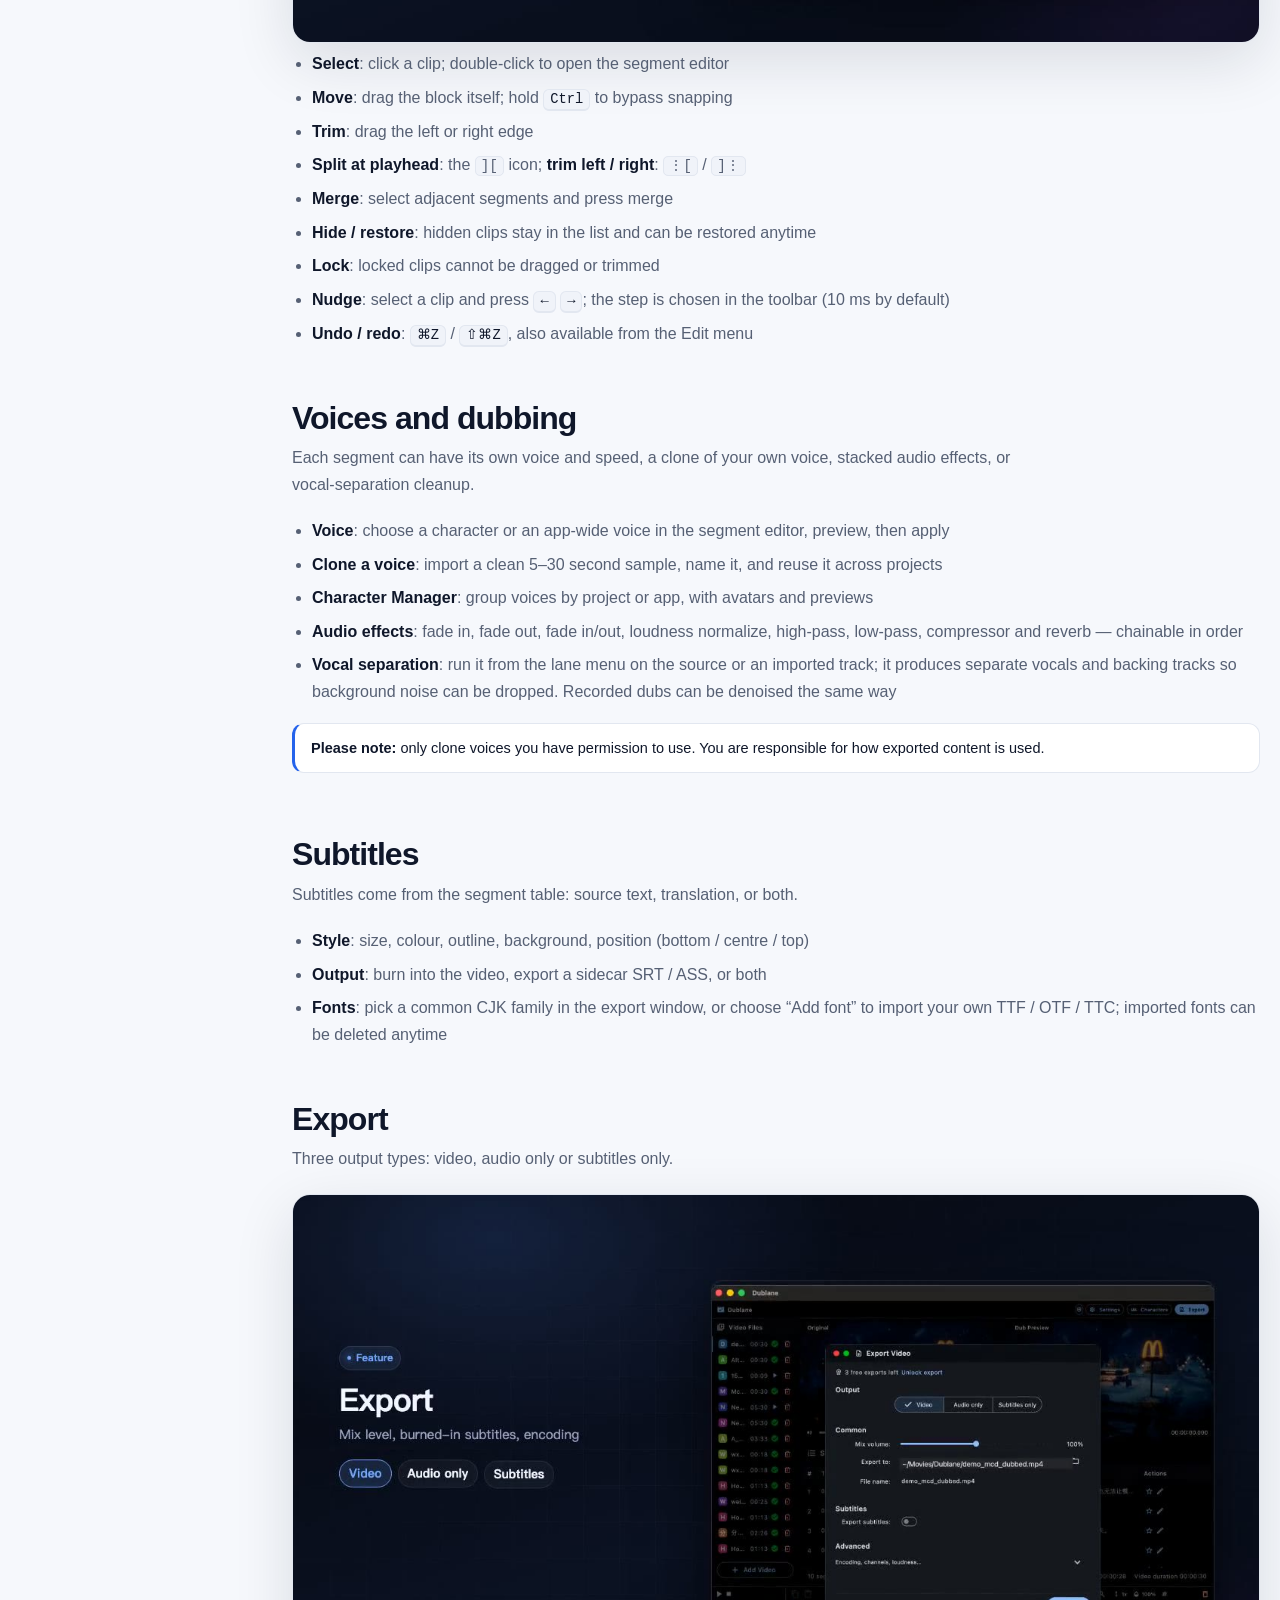
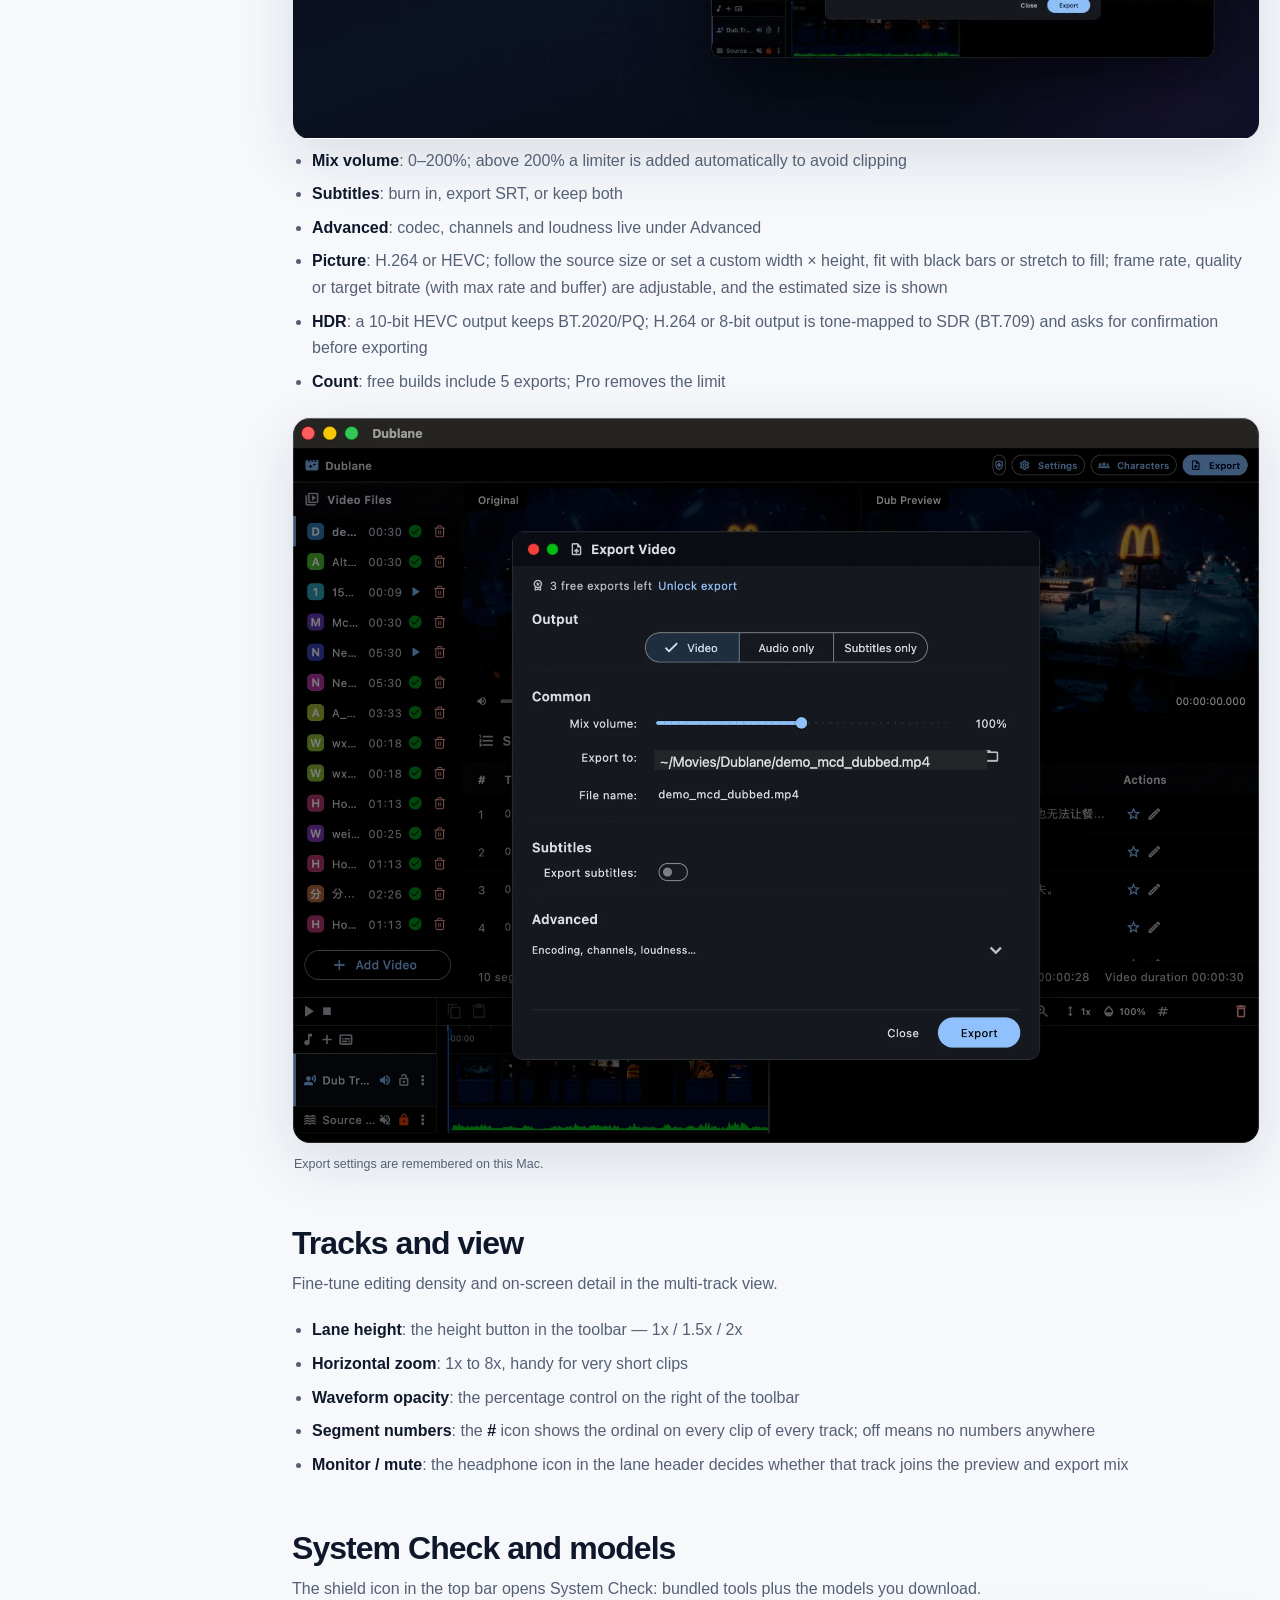
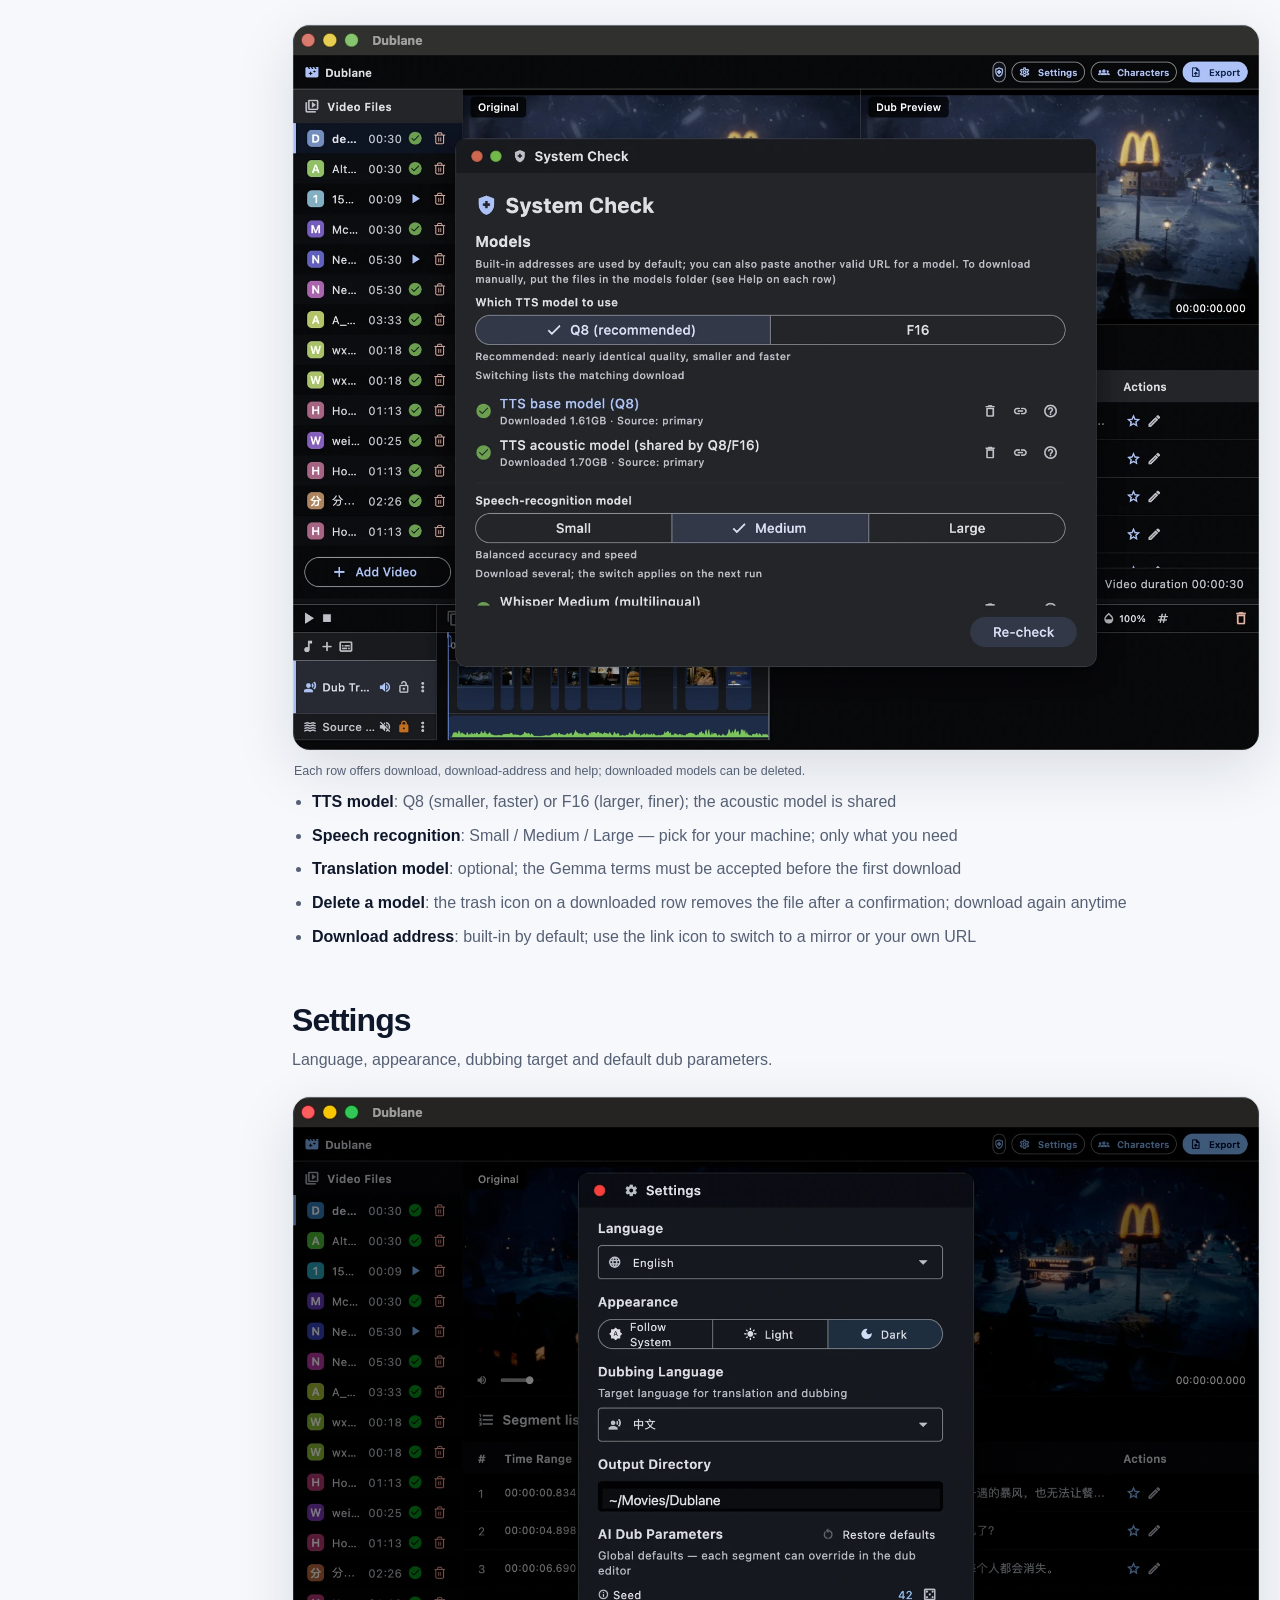
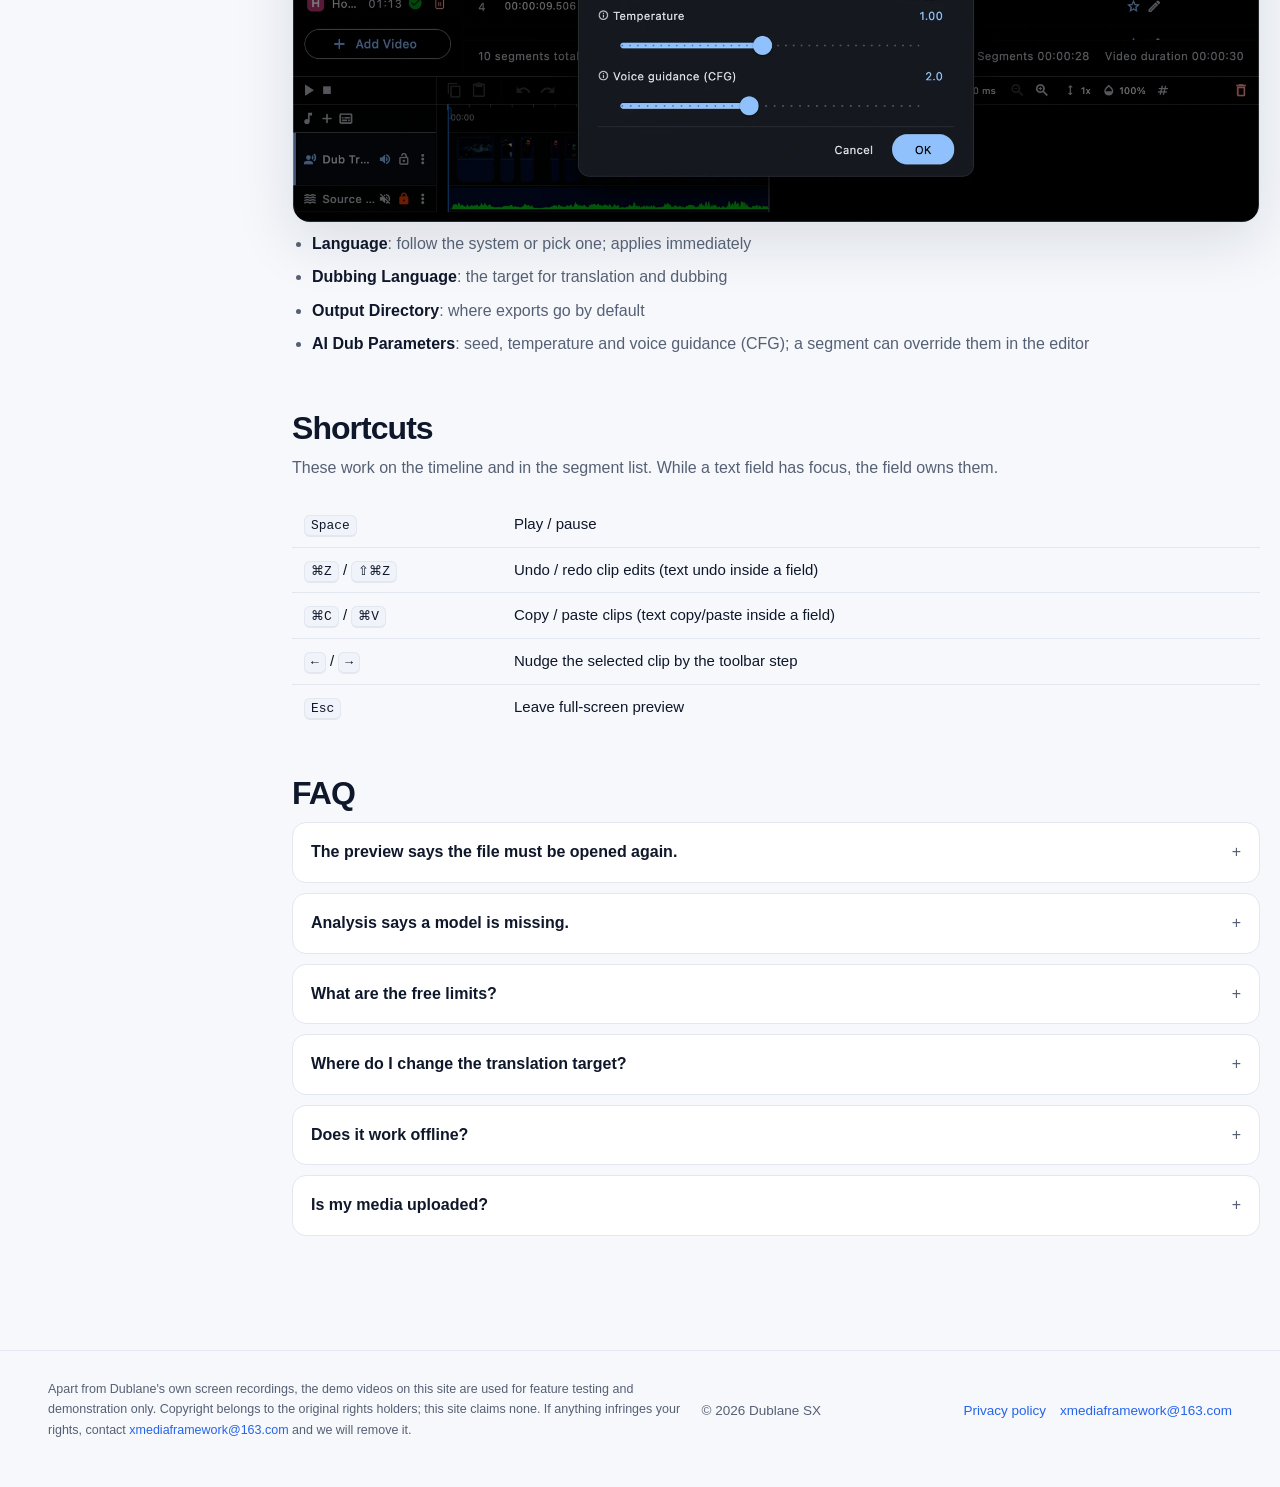
<file: help/en/index.html>
<!DOCTYPE html>
<html lang="en">
<head>
<meta charset="utf-8">
<meta name="viewport" content="width=device-width, initial-scale=1">
<title>Dublane User Guide · On-device video dubbing</title>
<meta name="description" content="Dublane user guide: import a video, auto-segment and translate, dub on the timeline, style subtitles and export. Everything runs locally on your Mac.">
<meta name="robots" content="index, follow">
<link rel="alternate" hreflang="zh-CN" href="https://wallace-sh-1218.github.io/dublane-sx-privacy/help/">
<link rel="alternate" hreflang="en" href="https://wallace-sh-1218.github.io/dublane-sx-privacy/help/en/">
<link rel="icon" href="../assets/brand/icon.png">
<link rel="stylesheet" href="../assets/guide.css">
</head>
<body>

<header class="site">
  <div class="wrap">
    <a class="brand" href="./">
      <picture>
        <source srcset="../assets/brand/wordmark-en-light.png" media="(prefers-color-scheme: light)">
        <img src="../assets/brand/wordmark-en.png" alt="Dublane">
      </picture>
      <span class="tag">User Guide</span>
    </a>
    <nav>
      <a class="hide-sm" href="#start">Quick start</a>
      <a class="hide-sm" href="cases/">Use cases</a>
      <a class="hide-sm" href="#faq">FAQ</a>
      <a class="hide-sm" href="../">Privacy</a>
      <span class="lang"><a href="../">中文</a><a class="on" href="./">EN</a></span>
    </nav>
  </div>
</header>

<div class="hero">
  <div class="wrap">
    <div class="eyebrow">Dublane · User Guide</div>
    <h1>Any video,<br>your language, subtitles, voice</h1>
    <p class="sub">Tracks and segments let you edit the sound freely.</p>
    <p class="lead">Import once. Dublane segments, transcribes, translates and dubs entirely on your Mac, then exports the finished cut: no account, no uploads, no queue, no API tokens.
      AI analysis plus manual touch-ups keep the output close to what you intended.</p>
    <div class="cta">
      <a class="btn" href="#start">Get started</a>
      <a class="btn ghost" href="#intro">Watch the 20s intro</a>
    </div>
    <div class="stats">
      <div class="stat"><b>100%</b><span>On-device; media never leaves your disk</span></div>
      <div class="stat"><b>5 steps</b><span>Extract · segment · transcribe · translate · dub</span></div>
      <div class="stat"><b>5 free</b><span>exports, unlimited with Pro</span></div>
    </div>
    <div class="heroMedia">
      <div class="glow"></div>
      <figure class="media">
        <img src="../assets/shots/en-main.webp" alt="Dublane main window" width="1800" height="1350">
      </figure>
    </div>
  </div>
</div>

<div class="wrap introBand" id="intro">
  <figure class="media">
    <video data-autoplay autoplay muted loop playsinline poster="../assets/video/intro-en.jpg">
      <source src="../assets/video/intro-en.mp4" type="video/mp4">
    </video>
    <img class="poster" src="../assets/video/intro-en.jpg" alt="Dublane intro video">
  </figure>
  <p class="caption">A 20-second tour: automatic segmenting, translation and dubbing, then export.</p>
</div>

<div class="wrap layout">
  <nav class="toc" aria-label="Contents">
    <div class="h">Contents</div>
    <ol>
      <li><a href="#start">Quick start</a></li>
      <li><a href="#import">Importing</a></li>
      <li><a href="#analysis">AI analysis</a></li>
      <li><a href="#timeline">Timeline</a></li>
      <li><a href="#dubbing">Voices</a></li>
      <li><a href="#subtitles">Subtitles</a></li>
      <li><a href="#export">Export</a></li>
      <li><a href="#tracks">Tracks &amp; view</a></li>
      <li><a href="#system">System Check</a></li>
      <li><a href="#settings">Settings</a></li>
      <li><a href="#keys">Shortcuts</a></li>
      <li><a href="#faq">FAQ</a></li>
    </ol>
    <a class="tocCase" href="cases/">
      <b>Use cases</b>
      <span>Narration, subtitles, dubbing · results and screenshots</span>
    </a>
  </nav>

  <main>

    <section id="start" data-reveal>
      <h2>Quick start</h2>
      <p class="sub">Three steps to a finished cut. Before the first run, download the speech models you need in System Check.</p>
      <div class="grid3">
        <div class="card">
          <div class="num">1</div>
          <b>Import a video</b>
          <p>Click “Add Video” below the video library on the left and pick a local video or audio file. It is read in place — never copied to a cloud.</p>
        </div>
        <div class="card">
          <div class="num">2</div>
          <b>Run AI analysis</b>
          <p>Click the play icon on the video row, choose the spoken language and press Start. Segments, source text and translations fill the table.</p>
        </div>
        <div class="card">
          <div class="num">3</div>
          <b>Preview and export</b>
          <p>Check timing and dubbing on the timeline, then hit Export in the top-right: video, audio only or subtitles only.</p>
        </div>
      </div>
      <figure>
        <div class="media">
          <video controls playsinline preload="metadata" poster="../assets/video/quickstart-en.jpg">
            <source src="../assets/video/quickstart-en.mp4" type="video/mp4">
          </video>
        </div>
        <figcaption class="caption">A 2-minute walkthrough (silent): import a video → AI analysis → check the timeline → export.</figcaption>
      </figure>
      <figure>
        <div class="media">
          <img src="../assets/shots/en-main.webp" alt="Dublane main window: video list, dual preview, segment table and timeline" loading="lazy" width="1800" height="1350">
        </div>
        <figcaption class="caption">The main window: video library on the left, Original / Dub Preview and the segment table in the middle, timeline at the bottom.</figcaption>
      </figure>
    </section>

    <section id="import" data-reveal>
      <h2>Importing</h2>
      <p class="sub">Common video and audio formats are supported. Duration, waveforms and thumbnails are generated on import.</p>
      <ul class="list">
        <li><b>Video</b>: MP4, MOV, MKV, AVI, WebM, M4V and more</li>
        <li><b>Where files live</b>: your media stays where it is; project data (segments, dubs, subtitles) is stored in the app’s own project folder</li>
      </ul>
      <div class="note"><b>File access:</b> if you later move or rename the source, the preview offers “Choose file again”.
        Pick the same file and playback resumes — tracks, segments and dubs are kept.</div>
    </section>

    <section id="analysis" data-reveal>
      <h2>AI analysis</h2>
      <p class="sub">Four analysis steps, then dubbing per segment — all on this Mac. The first translation starts the local model, which usually takes 15–30 seconds.</p>
      <figure>
        <div class="media">
          <video data-autoplay autoplay muted loop playsinline poster="../assets/video/analysis-en.jpg">
            <source src="../assets/video/analysis-en.mp4" type="video/mp4">
          </video>
          <img class="poster" src="../assets/video/analysis-en.jpg" alt="AI analysis in four steps">
        </div>
        <figcaption class="caption">Extract audio → VAD + segments → speech to text → translate → dub (generated per segment after analysis).</figcaption>
      </figure>
      <ul class="list">
        <li><b>Spoken language</b>: pick what the video actually says; auto-detect is fine when unsure</li>
        <li><b>Translate</b>: on by default; the target language comes from Settings → Dubbing Language</li>
        <li><b>Dub</b>: after analysis, pick a voice in the segment editor and generate the dub per segment</li>
        <li><b>Standalone preview</b>: open it from the AI analysis window; project subtitles are overlaid during playback. Font, size and the original/translation combination are adjustable and saved per project in <code>player_subtitles.json</code>, separately from the export style</li>
        <li><b>Re-analyse</b>: clears this project’s generated audio, segments and translations, then runs again</li>
      </ul>
      <div class="note"><b>Tip:</b> closing the window stops the job; the next run picks up from the step where it stopped.</div>
    </section>

    <section id="timeline" data-reveal>
      <h2>Timeline editing</h2>
      <p class="sub">A clip block is the time range of one dub. Every edit goes into the undo history.</p>
      <figure>
        <div class="media">
          <video data-autoplay autoplay muted loop playsinline poster="../assets/video/timeline-en.jpg">
            <source src="../assets/video/timeline-en.mp4" type="video/mp4">
          </video>
          <img class="poster" src="../assets/video/timeline-en.jpg" alt="Timeline editing">
        </div>
      </figure>
      <ul class="list">
        <li><b>Select</b>: click a clip; double-click to open the segment editor</li>
        <li><b>Move</b>: drag the block itself; hold <kbd>Ctrl</kbd> to bypass snapping</li>
        <li><b>Trim</b>: drag the left or right edge</li>
        <li><b>Split at playhead</b>: the <code>][</code> icon; <b>trim left / right</b>: <code>⋮[</code> / <code>]⋮</code></li>
        <li><b>Merge</b>: select adjacent segments and press merge</li>
        <li><b>Hide / restore</b>: hidden clips stay in the list and can be restored anytime</li>
        <li><b>Lock</b>: locked clips cannot be dragged or trimmed</li>
        <li><b>Nudge</b>: select a clip and press <kbd>←</kbd> <kbd>→</kbd>; the step is chosen in the toolbar (10 ms by default)</li>
        <li><b>Undo / redo</b>: <kbd>⌘Z</kbd> / <kbd>⇧⌘Z</kbd>, also available from the Edit menu</li>
      </ul>
    </section>

    <section id="dubbing" data-reveal>
      <h2>Voices and dubbing</h2>
      <p class="sub">Each segment can have its own voice and speed, a clone of your own voice, stacked audio effects, or vocal-separation cleanup.</p>
      <ul class="list">
        <li><b>Voice</b>: choose a character or an app-wide voice in the segment editor, preview, then apply</li>
        <li><b>Clone a voice</b>: import a clean 5–30 second sample, name it, and reuse it across projects</li>
        <li><b>Character Manager</b>: group voices by project or app, with avatars and previews</li>
        <li><b>Audio effects</b>: fade in, fade out, fade in/out, loudness normalize, high-pass, low-pass, compressor and reverb — chainable in order</li>
        <li><b>Vocal separation</b>: run it from the lane menu on the source or an imported track; it produces separate vocals and backing tracks so background noise can be dropped. Recorded dubs can be denoised the same way</li>
      </ul>
      <div class="note"><b>Please note:</b> only clone voices you have permission to use. You are responsible for how exported content is used.</div>
    </section>

    <section id="subtitles" data-reveal>
      <h2>Subtitles</h2>
      <p class="sub">Subtitles come from the segment table: source text, translation, or both.</p>
      <ul class="list">
        <li><b>Style</b>: size, colour, outline, background, position (bottom / centre / top)</li>
        <li><b>Output</b>: burn into the video, export a sidecar SRT / ASS, or both</li>
        <li><b>Fonts</b>: pick a common CJK family in the export window, or choose “Add font” to import your own TTF / OTF / TTC; imported fonts can be deleted anytime</li>
      </ul>
    </section>

    <section id="export" data-reveal>
      <h2>Export</h2>
      <p class="sub">Three output types: video, audio only or subtitles only.</p>
      <figure>
        <div class="media">
          <video data-autoplay autoplay muted loop playsinline poster="../assets/video/export-en.jpg">
            <source src="../assets/video/export-en.mp4" type="video/mp4">
          </video>
          <img class="poster" src="../assets/video/export-en.jpg" alt="Export dialog">
        </div>
      </figure>
      <ul class="list">
        <li><b>Mix volume</b>: 0–200%; above 200% a limiter is added automatically to avoid clipping</li>
        <li><b>Subtitles</b>: burn in, export SRT, or keep both</li>
        <li><b>Advanced</b>: codec, channels and loudness live under Advanced</li>
        <li><b>Picture</b>: H.264 or HEVC; follow the source size or set a custom width × height, fit with black bars or stretch to fill; frame rate, quality or target bitrate (with max rate and buffer) are adjustable, and the estimated size is shown</li>
        <li><b>HDR</b>: a 10-bit HEVC output keeps BT.2020/PQ; H.264 or 8-bit output is tone-mapped to SDR (BT.709) and asks for confirmation before exporting</li>
        <li><b>Count</b>: free builds include 5 exports; Pro removes the limit</li>
      </ul>
      <figure>
        <div class="media">
          <img src="../assets/shots/en-export.webp" alt="Export dialog: output type, mix volume, subtitles and advanced settings" loading="lazy" width="1800" height="1350">
        </div>
        <figcaption class="caption">Export settings are remembered on this Mac.</figcaption>
      </figure>
    </section>

    <section id="tracks" data-reveal>
      <h2>Tracks and view</h2>
      <p class="sub">Fine-tune editing density and on-screen detail in the multi-track view.</p>
      <ul class="list">
        <li><b>Lane height</b>: the height button in the toolbar — 1x / 1.5x / 2x</li>
        <li><b>Horizontal zoom</b>: 1x to 8x, handy for very short clips</li>
        <li><b>Waveform opacity</b>: the percentage control on the right of the toolbar</li>
        <li><b>Segment numbers</b>: the <b>#</b> icon shows the ordinal on every clip of every track; off means no numbers anywhere</li>
        <li><b>Monitor / mute</b>: the headphone icon in the lane header decides whether that track joins the preview and export mix</li>
      </ul>
    </section>

    <section id="system" data-reveal>
      <h2>System Check and models</h2>
      <p class="sub">The shield icon in the top bar opens System Check: bundled tools plus the models you download.</p>
      <figure>
        <div class="media">
          <img src="../assets/shots/en-system.webp" alt="System Check: TTS models, speech recognition model and download state" loading="lazy" width="1800" height="1350">
        </div>
        <figcaption class="caption">Each row offers download, download-address and help; downloaded models can be deleted.</figcaption>
      </figure>
      <ul class="list">
        <li><b>TTS model</b>: Q8 (smaller, faster) or F16 (larger, finer); the acoustic model is shared</li>
        <li><b>Speech recognition</b>: Small / Medium / Large — pick for your machine; only what you need</li>
        <li><b>Translation model</b>: optional; the Gemma terms must be accepted before the first download</li>
        <li><b>Delete a model</b>: the trash icon on a downloaded row removes the file after a confirmation; download again anytime</li>
        <li><b>Download address</b>: built-in by default; use the link icon to switch to a mirror or your own URL</li>
      </ul>
    </section>

    <section id="settings" data-reveal>
      <h2>Settings</h2>
      <p class="sub">Language, appearance, dubbing target and default dub parameters.</p>
      <figure>
        <div class="media">
          <img src="../assets/shots/en-settings.webp" alt="Settings: language, appearance, dubbing language, output directory and dub parameters" loading="lazy" width="1800" height="1350">
        </div>
      </figure>
      <ul class="list">
        <li><b>Language</b>: follow the system or pick one; applies immediately</li>
        <li><b>Dubbing Language</b>: the target for translation and dubbing</li>
        <li><b>Output Directory</b>: where exports go by default</li>
        <li><b>AI Dub Parameters</b>: seed, temperature and voice guidance (CFG); a segment can override them in the editor</li>
      </ul>
    </section>

    <section id="keys" data-reveal>
      <h2>Shortcuts</h2>
      <p class="sub">These work on the timeline and in the segment list. While a text field has focus, the field owns them.</p>
      <table class="keys">
        <tr><td><kbd>Space</kbd></td><td>Play / pause</td></tr>
        <tr><td><kbd>⌘Z</kbd> / <kbd>⇧⌘Z</kbd></td><td>Undo / redo clip edits (text undo inside a field)</td></tr>
        <tr><td><kbd>⌘C</kbd> / <kbd>⌘V</kbd></td><td>Copy / paste clips (text copy/paste inside a field)</td></tr>
        <tr><td><kbd>←</kbd> / <kbd>→</kbd></td><td>Nudge the selected clip by the toolbar step</td></tr>
        <tr><td><kbd>Esc</kbd></td><td>Leave full-screen preview</td></tr>
      </table>
    </section>

    <section id="faq" data-reveal>
      <h2>FAQ</h2>

      <details class="faq">
        <summary>The preview says the file must be opened again.</summary>
        <p>The source was moved or renamed, or macOS revoked file access after an app update. Choose “Choose file again”,
          pick the same file and playback resumes — tracks, segments and dubs are kept.</p>
      </details>

      <details class="faq">
        <summary>Analysis says a model is missing.</summary>
        <p>Open System Check from the shield icon and press Download on the matching row. The first download is large,
          so use a stable connection; the row shows “Downloaded” when it finishes.</p>
      </details>

      <details class="faq">
        <summary>What are the free limits?</summary>
        <p>Free builds can export 5 finished files. Pro removes the export limit. Models, analysis and editing are not limited.</p>
      </details>

      <details class="faq">
        <summary>Where do I change the translation target?</summary>
        <p>Settings → Dubbing Language. Run Translate again (or re-analyse) to regenerate translations and dubs in the new language.</p>
      </details>

      <details class="faq">
        <summary>Does it work offline?</summary>
        <p>Yes. Once the models are downloaded, segmenting, transcription, translation, dubbing and export all run locally.</p>
      </details>

      <details class="faq">
        <summary>Is my media uploaded?</summary>
        <p>No. There is no account system and no media upload; apart from model downloads the app does not need the network.
          See the <a href="../">privacy policy</a>.</p>
      </details>
    </section>

  </main>
</div>

<footer class="site">
  <div class="wrap">
    <p class="legal">Apart from Dublane's own screen recordings, the demo videos on this site are used for feature testing and demonstration only. Copyright belongs to the original rights holders; this site claims none. If anything infringes your rights, contact <a href="mailto:xmediaframework@163.com">xmediaframework@163.com</a> and we will remove it.</p>
    <span>© 2026 Dublane SX</span>
    <span class="spacer"></span>
    <a href="../">Privacy policy</a>
    <a href="mailto:xmediaframework@163.com">xmediaframework@163.com</a>
  </div>
</footer>

<script src="../assets/guide.js"></script>
</body>
</html>
</file>
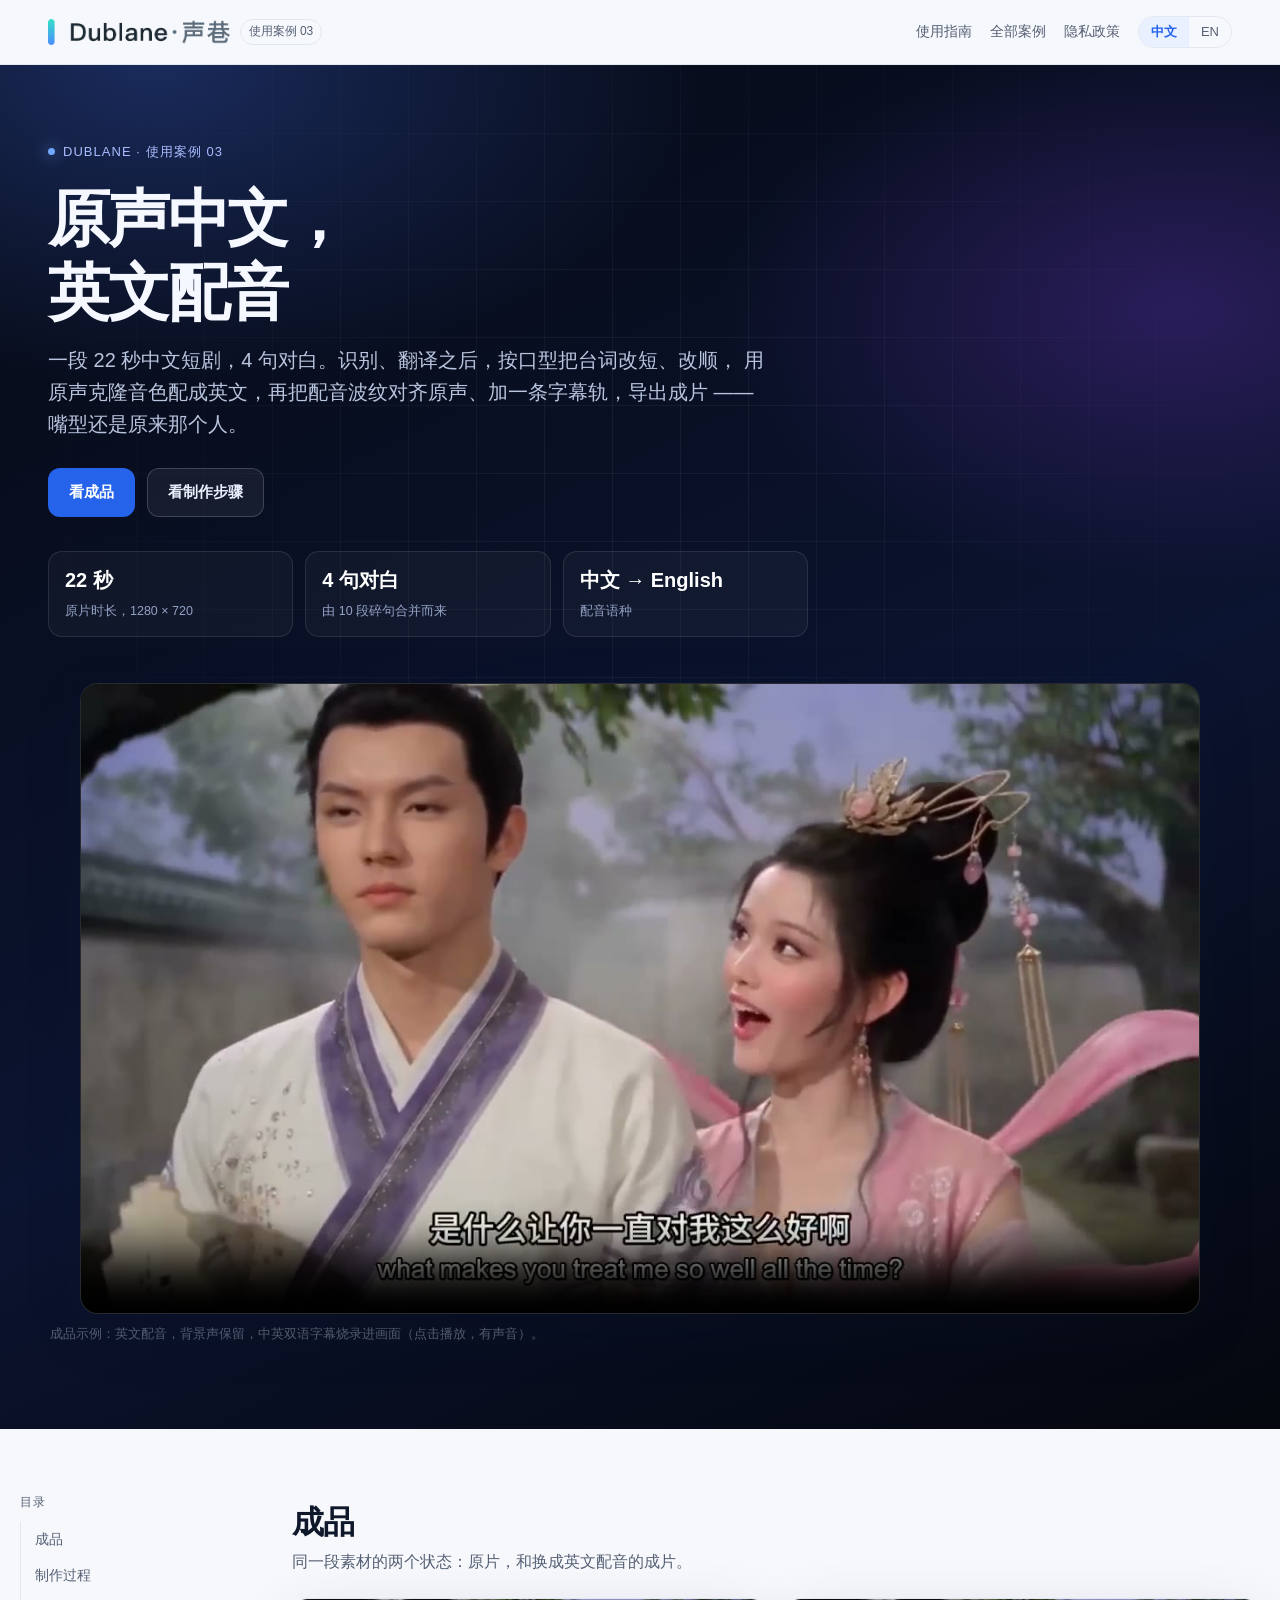
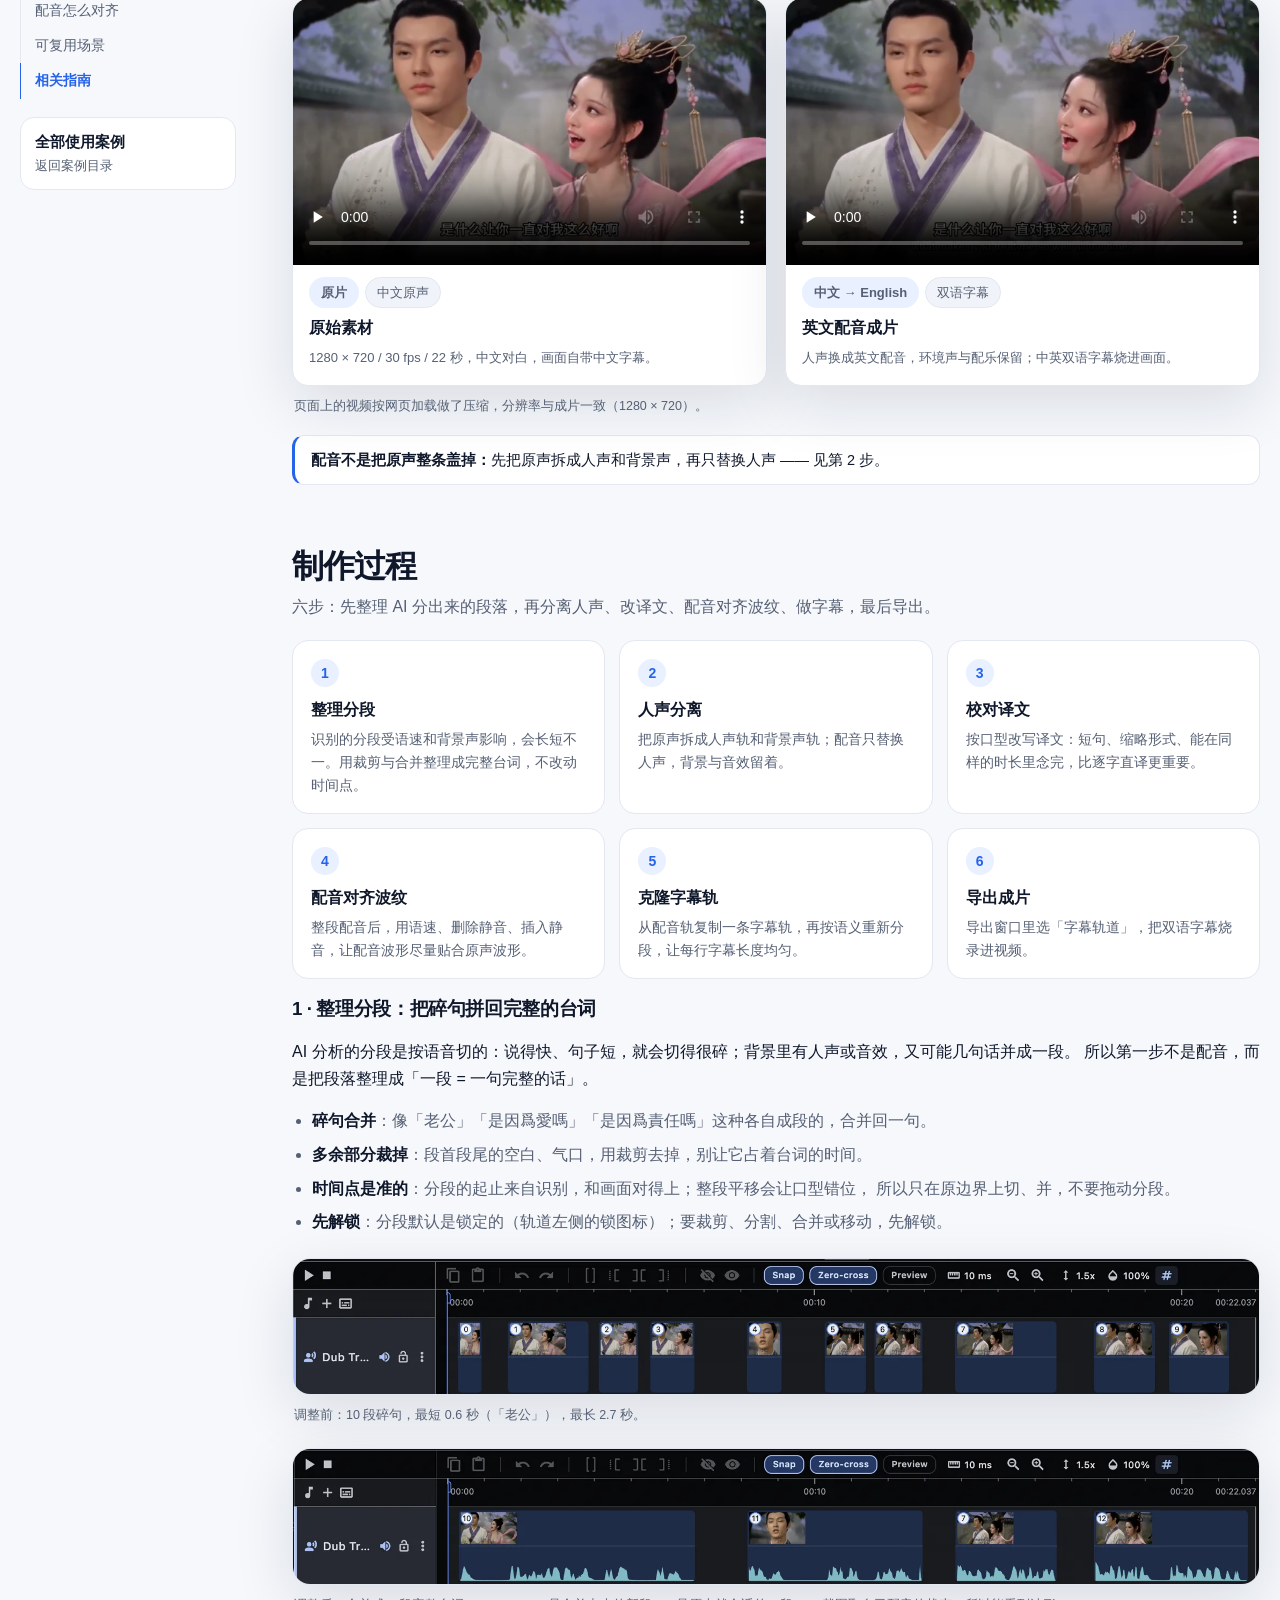
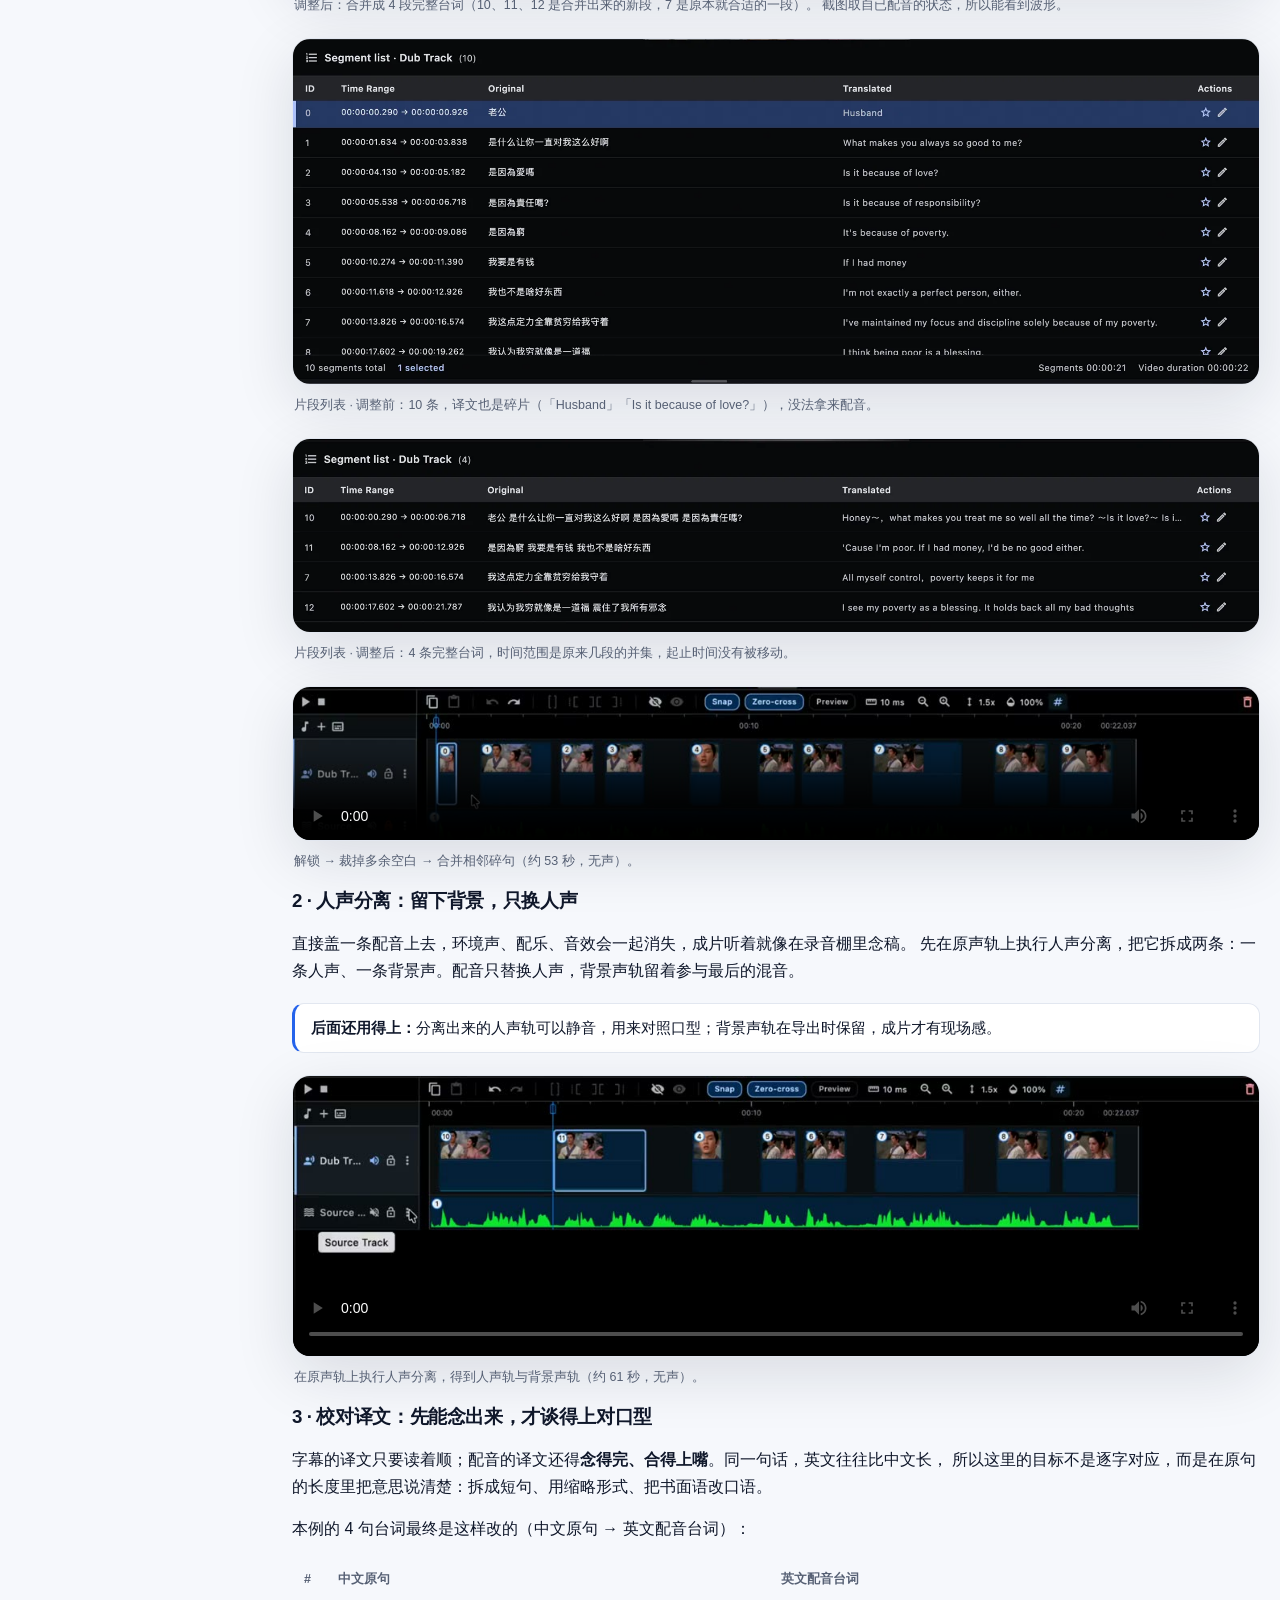
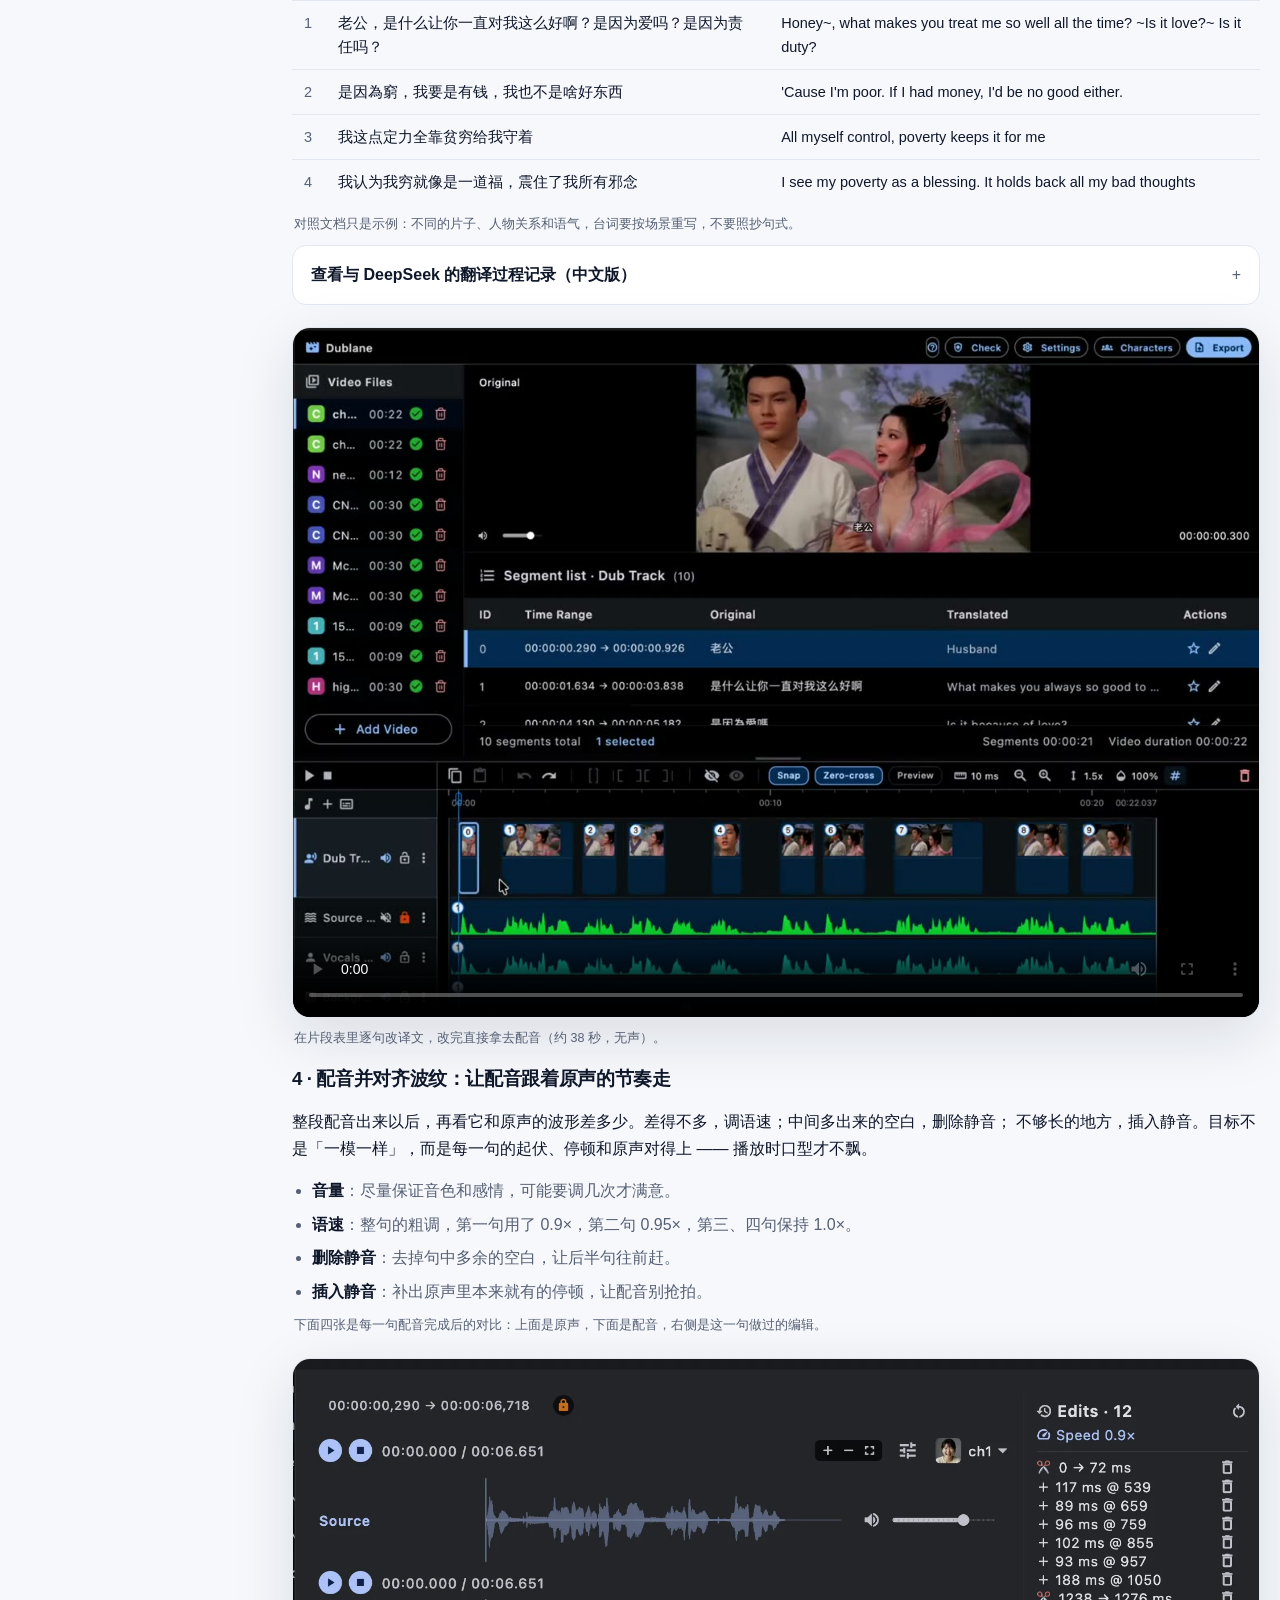
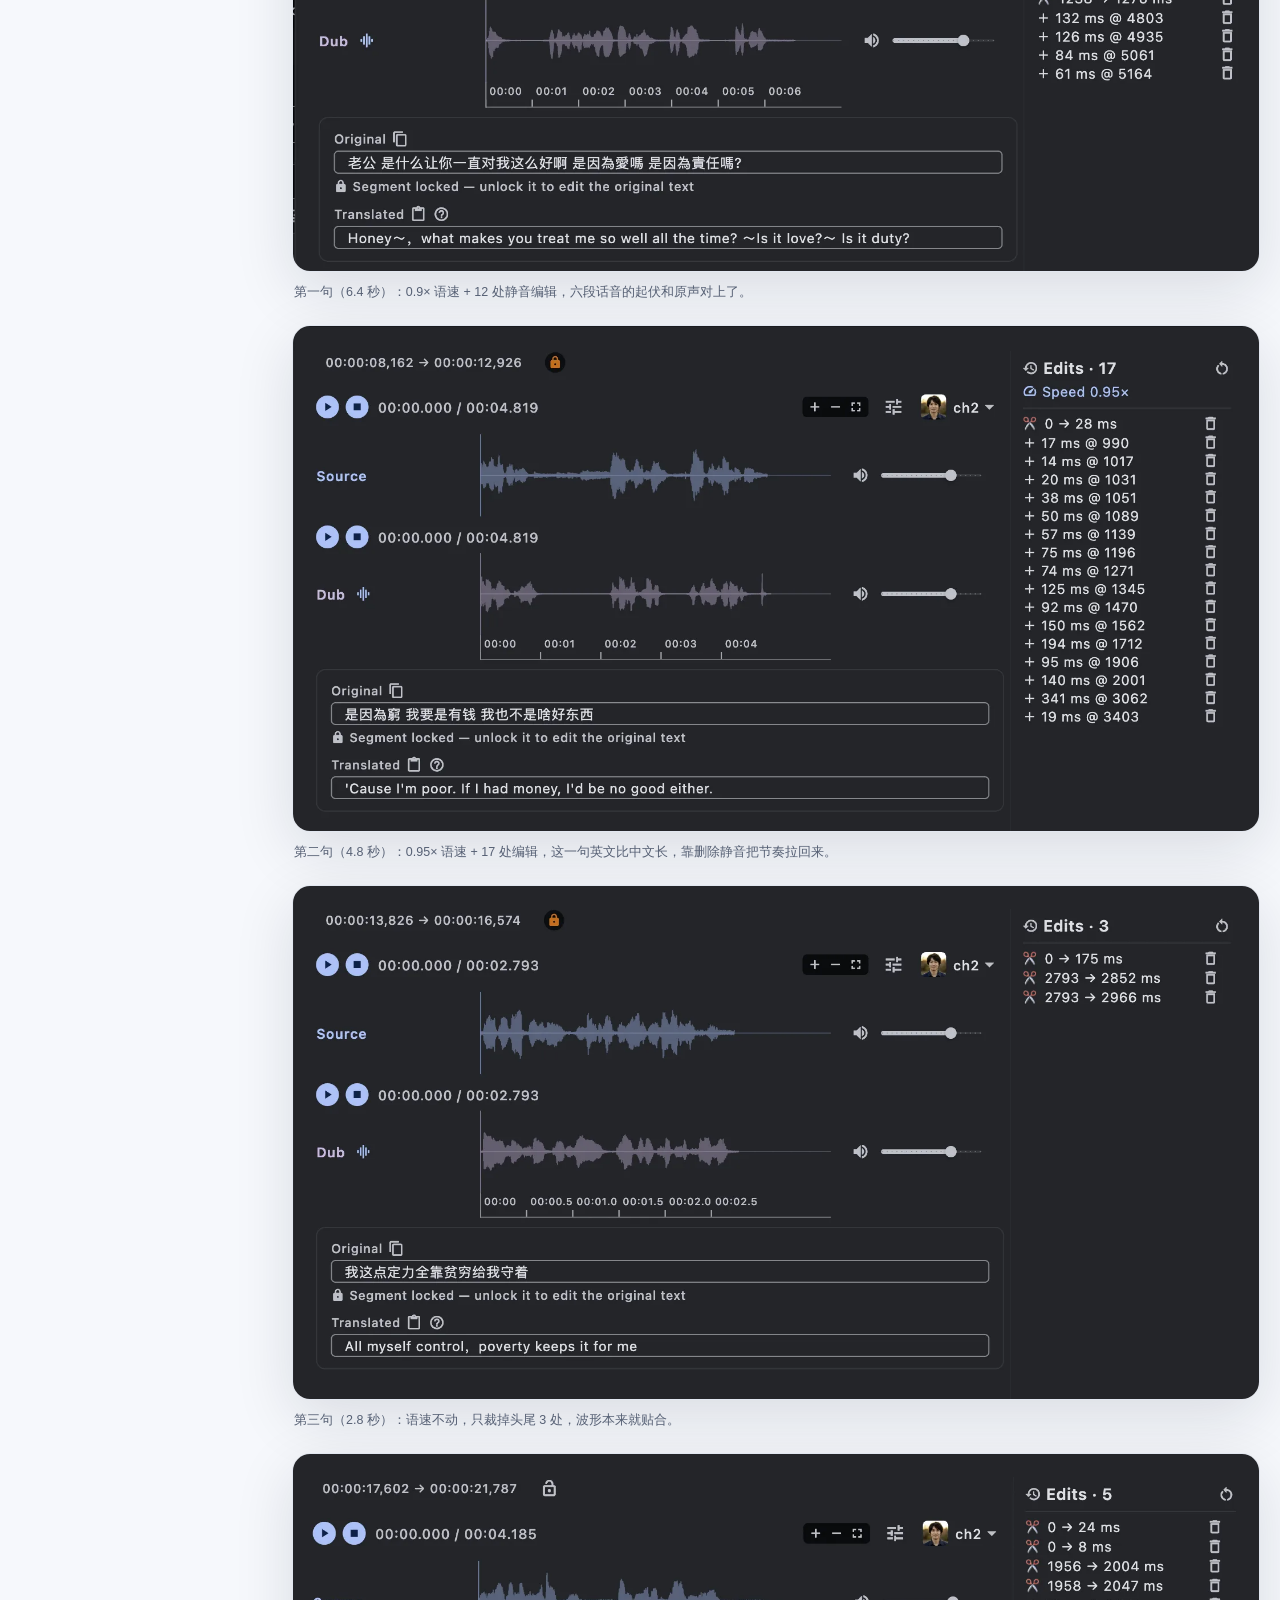
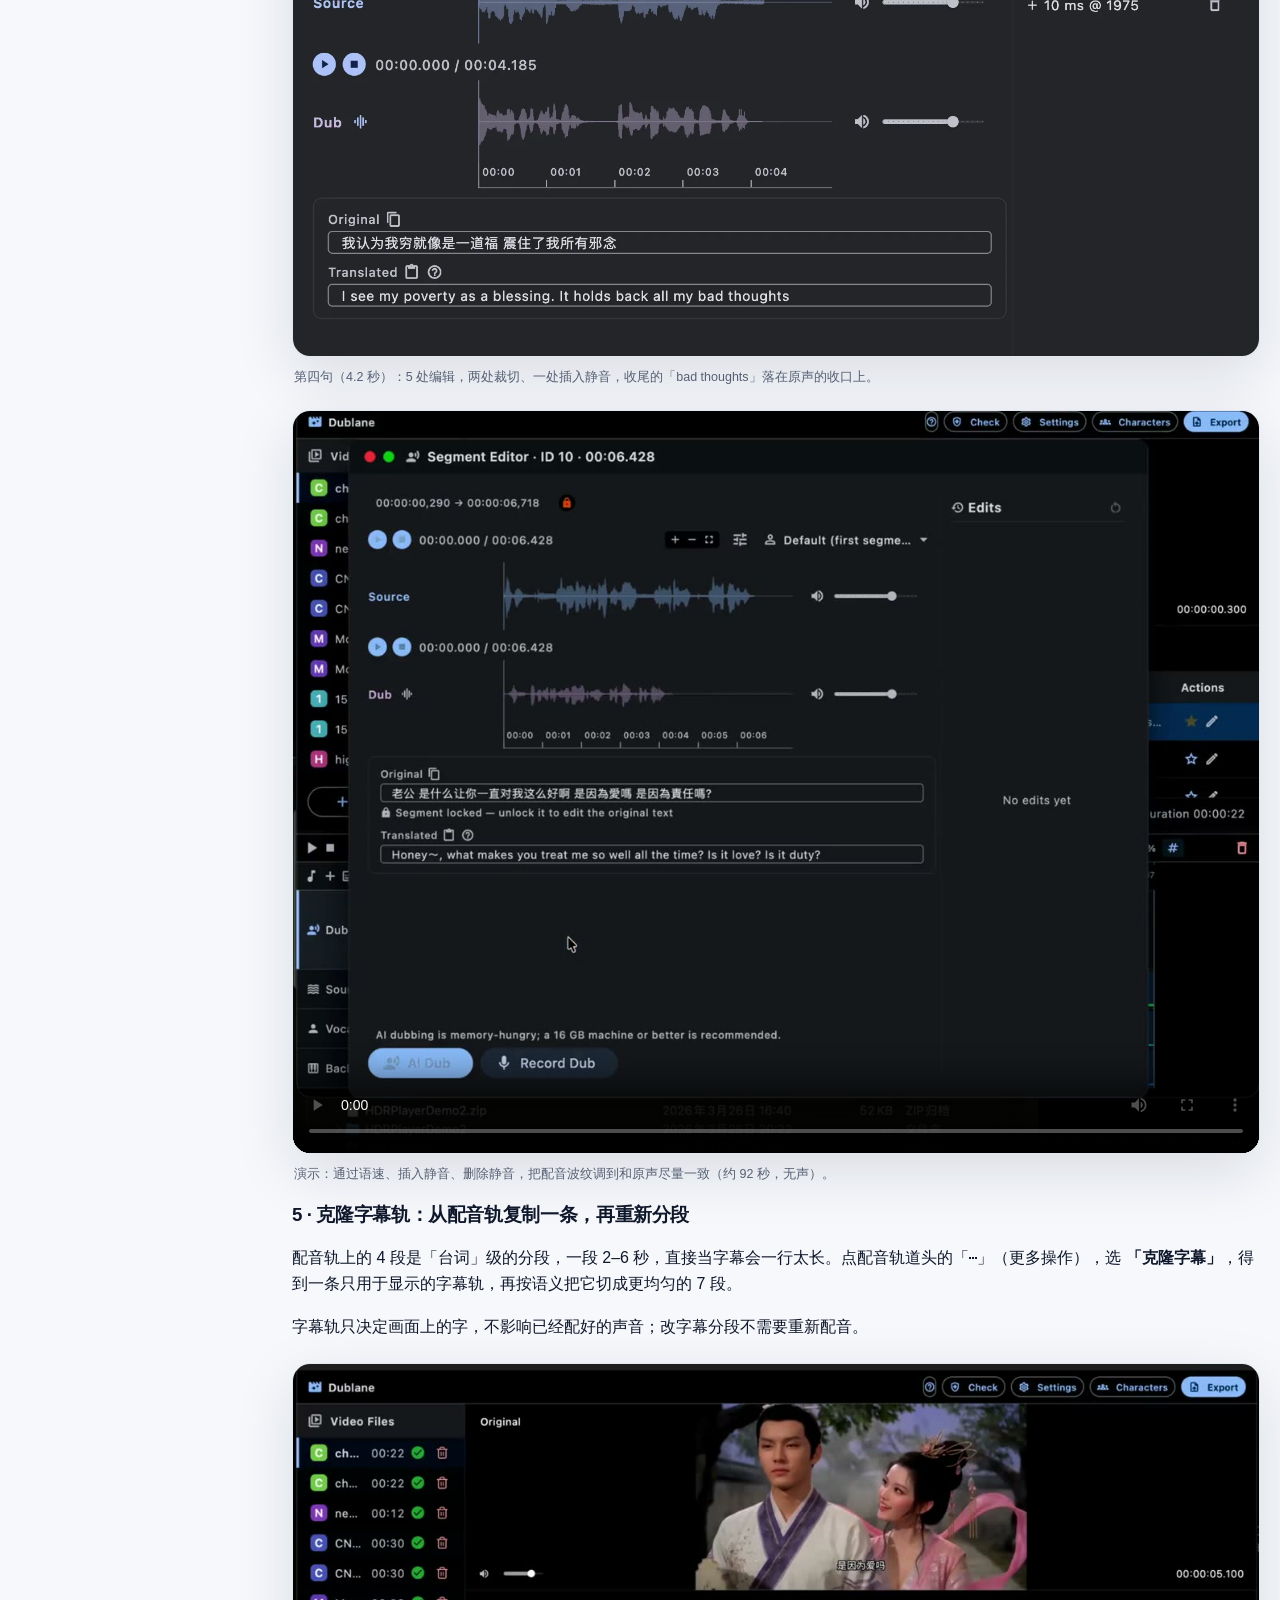
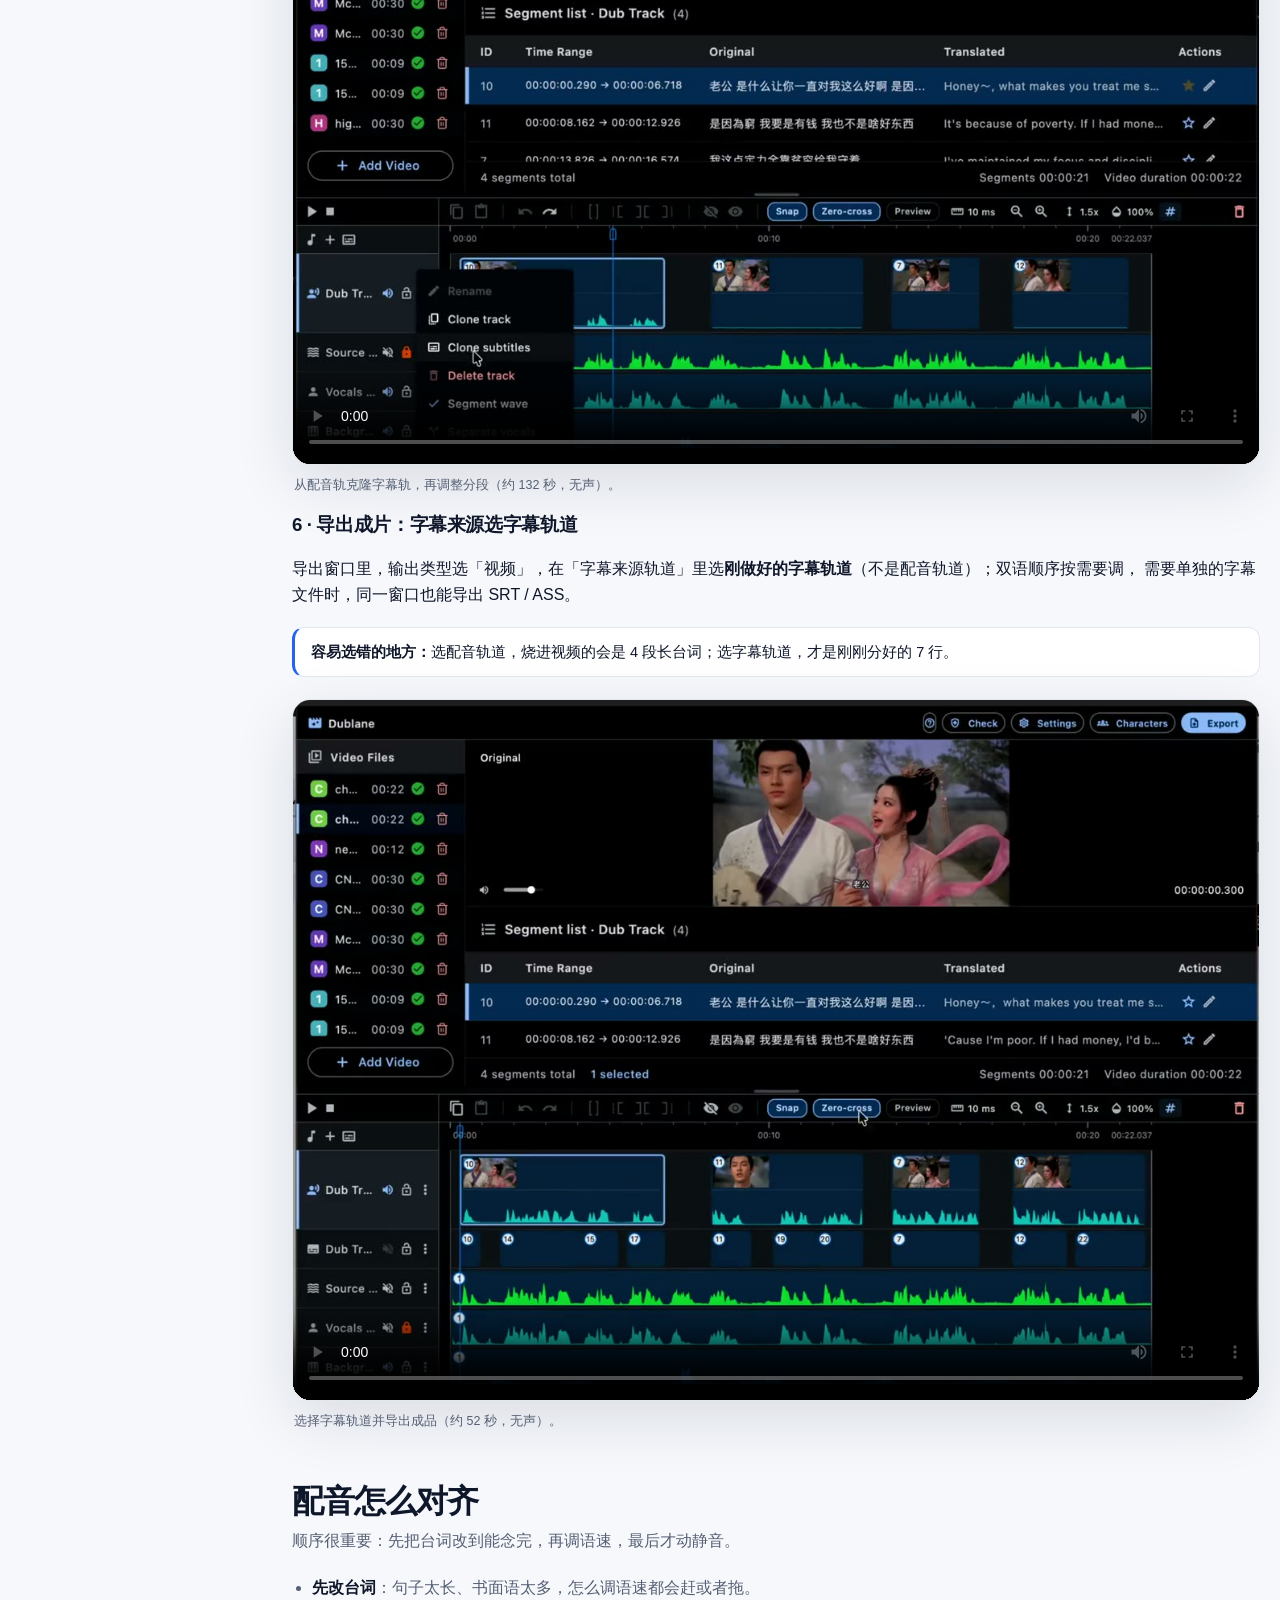
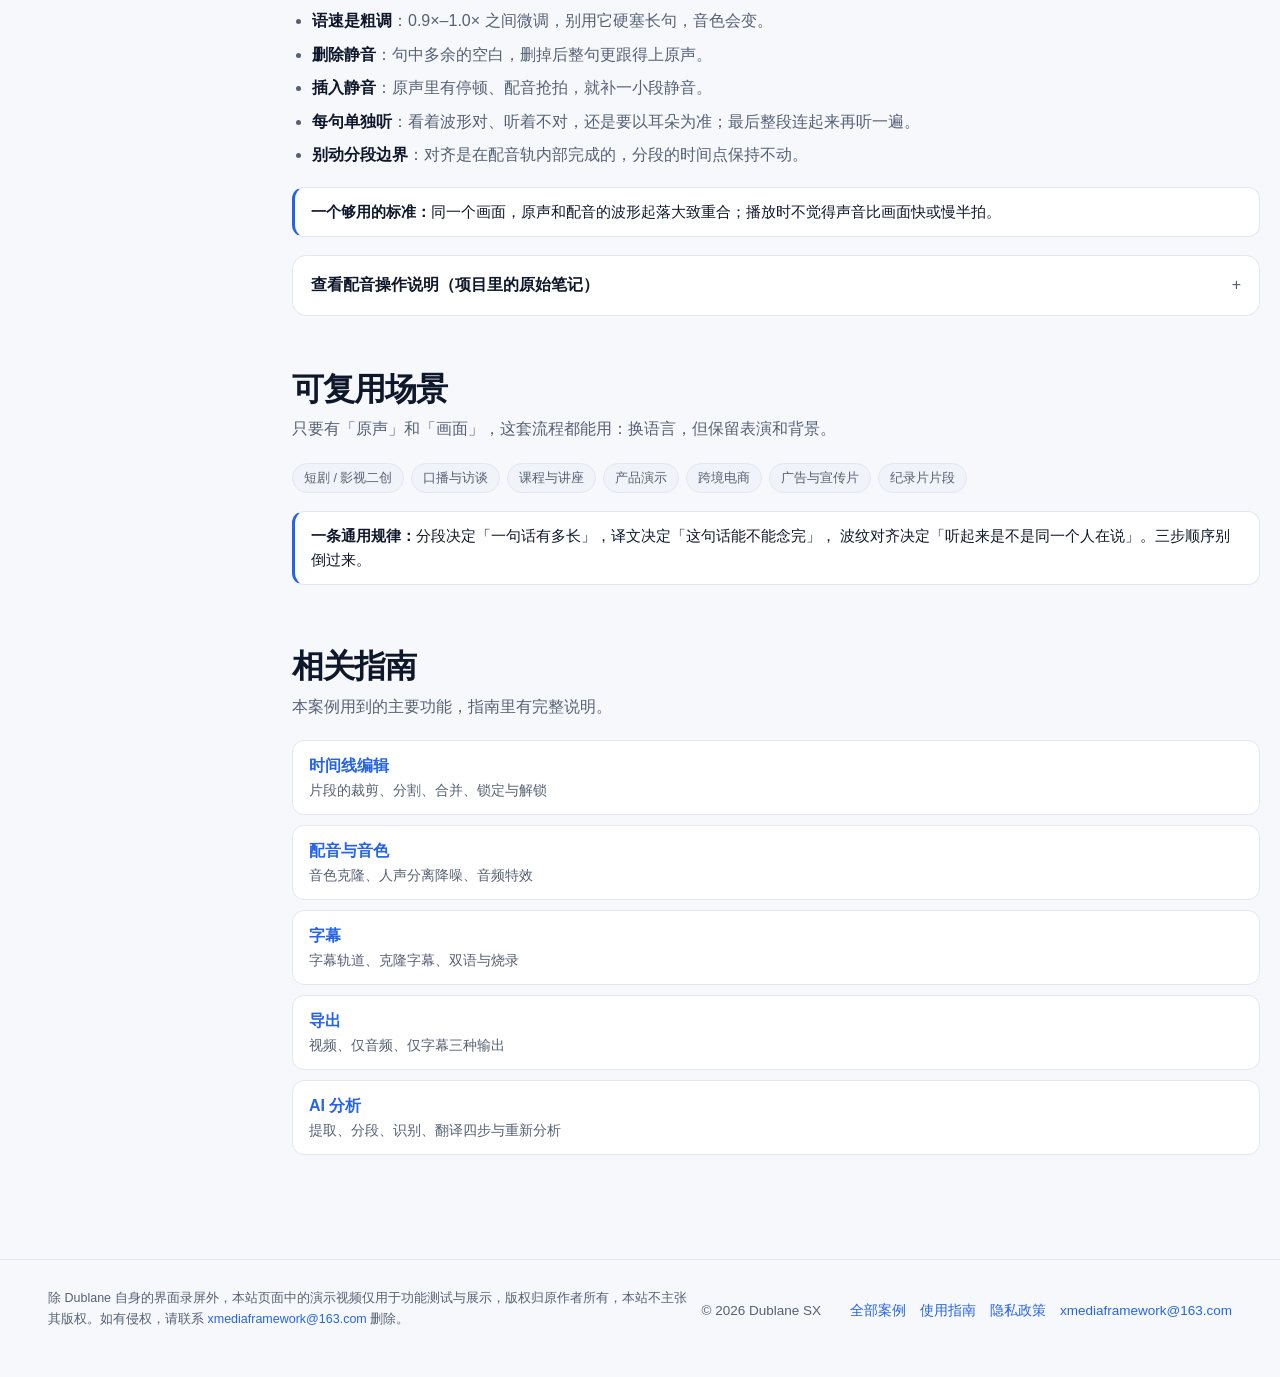
<file: help/cases/dubbing/index.html>
<!DOCTYPE html>
<html lang="zh-CN">
<head>
<meta charset="utf-8">
<meta name="viewport" content="width=device-width, initial-scale=1">
<title>案例 03 · 给视频配音 — Dublane 使用案例</title>
<meta name="description" content="Dublane 案例：22 秒中文短剧配成英文。整理 AI 分段、分离人声、按口型改写译文、克隆音色配音并对齐波纹、克隆字幕轨，最后导出成片，附原片、成片与过程录屏。">
<meta name="robots" content="index, follow">
<link rel="alternate" hreflang="zh-CN" href="https://wallace-sh-1218.github.io/dublane-sx-privacy/help/cases/dubbing/">
<link rel="alternate" hreflang="en" href="https://wallace-sh-1218.github.io/dublane-sx-privacy/help/en/cases/dubbing/">
<link rel="icon" href="../../assets/brand/icon.png">
<link rel="stylesheet" href="../../assets/guide.css">
</head>
<body>

<header class="site">
  <div class="wrap">
    <a class="brand" href="../../">
      <picture>
        <source srcset="../../assets/brand/wordmark-zh-light.png" media="(prefers-color-scheme: light)">
        <img src="../../assets/brand/wordmark-zh.png" alt="Dublane · 声巷">
      </picture>
      <span class="tag">使用案例 03</span>
    </a>
    <nav>
      <a class="hide-sm" href="../../">使用指南</a>
      <a class="hide-sm" href="../">全部案例</a>
      <a class="hide-sm" href="../../../">隐私政策</a>
      <span class="lang"><a class="on" href="./">中文</a><a href="../../en/cases/dubbing/">EN</a></span>
    </nav>
  </div>
</header>

<div class="hero">
  <div class="wrap">
    <div class="eyebrow">Dublane · 使用案例 03</div>
    <h1>原声中文，<br>英文配音</h1>
    <p class="lead">一段 22 秒中文短剧，4 句对白。识别、翻译之后，按口型把台词改短、改顺，
      用原声克隆音色配成英文，再把配音波纹对齐原声、加一条字幕轨，导出成片 —— 嘴型还是原来那个人。</p>
    <div class="cta">
      <a class="btn" href="#result">看成品</a>
      <a class="btn ghost" href="#steps">看制作步骤</a>
    </div>
    <div class="stats">
      <div class="stat"><b>22 秒</b><span>原片时长，1280 × 720</span></div>
      <div class="stat"><b>4 句对白</b><span>由 10 段碎句合并而来</span></div>
      <div class="stat"><b>中文 → English</b><span>配音语种</span></div>
    </div>
    <div class="heroMedia">
      <div class="glow"></div>
      <figure class="media">
        <video controls playsinline preload="none" poster="../../assets/cases/dubbing/dubbed.jpg">
          <source src="../../assets/cases/dubbing/dubbed.mp4" type="video/mp4">
        </video>
      </figure>
      <p class="caption">成品示例：英文配音，背景声保留，中英双语字幕烧录进画面（点击播放，有声音）。</p>
    </div>
  </div>
</div>

<div class="wrap layout">
  <nav class="toc" aria-label="目录">
    <div class="h">目录</div>
    <ol>
      <li><a href="#result">成品</a></li>
      <li><a href="#steps">制作过程</a></li>
      <li><a href="#align">配音怎么对齐</a></li>
      <li><a href="#reuse">可复用场景</a></li>
      <li><a href="#related">相关指南</a></li>
    </ol>
    <a class="tocCase" href="../">
      <b>全部使用案例</b>
      <span>返回案例目录</span>
    </a>
  </nav>

  <main>

    <section id="result" data-reveal>
      <h2>成品</h2>
      <p class="sub">同一段素材的两个状态：原片，和换成英文配音的成片。</p>
      <div class="videoGrid">
        <article class="videoCard">
          <div class="media">
            <video controls playsinline preload="none" poster="../../assets/cases/dubbing/source.jpg">
              <source src="../../assets/cases/dubbing/source.mp4" type="video/mp4">
            </video>
          </div>
          <div class="meta">
            <div class="flags"><span class="chip accent">原片</span><span class="chip">中文原声</span></div>
            <b>原始素材</b>
            <span>1280 × 720 / 30 fps / 22 秒，中文对白，画面自带中文字幕。</span>
          </div>
        </article>
        <article class="videoCard">
          <div class="media">
            <video controls playsinline preload="none" poster="../../assets/cases/dubbing/dubbed.jpg">
              <source src="../../assets/cases/dubbing/dubbed.mp4" type="video/mp4">
            </video>
          </div>
          <div class="meta">
            <div class="flags"><span class="chip accent">中文 → English</span><span class="chip">双语字幕</span></div>
            <b>英文配音成片</b>
            <span>人声换成英文配音，环境声与配乐保留；中英双语字幕烧进画面。</span>
          </div>
        </article>
      </div>
      <p class="caption">页面上的视频按网页加载做了压缩，分辨率与成片一致（1280 × 720）。</p>
      <div class="note"><b>配音不是把原声整条盖掉：</b>先把原声拆成人声和背景声，再只替换人声 —— 见第 2 步。</div>
    </section>

    <section id="steps" data-reveal>
      <h2>制作过程</h2>
      <p class="sub">六步：先整理 AI 分出来的段落，再分离人声、改译文、配音对齐波纹、做字幕，最后导出。</p>
      <div class="grid3">
        <div class="card">
          <div class="num">1</div>
          <b>整理分段</b>
          <p>识别的分段受语速和背景声影响，会长短不一。用裁剪与合并整理成完整台词，不改动时间点。</p>
        </div>
        <div class="card">
          <div class="num">2</div>
          <b>人声分离</b>
          <p>把原声拆成人声轨和背景声轨；配音只替换人声，背景与音效留着。</p>
        </div>
        <div class="card">
          <div class="num">3</div>
          <b>校对译文</b>
          <p>按口型改写译文：短句、缩略形式、能在同样的时长里念完，比逐字直译更重要。</p>
        </div>
        <div class="card">
          <div class="num">4</div>
          <b>配音对齐波纹</b>
          <p>整段配音后，用语速、删除静音、插入静音，让配音波形尽量贴合原声波形。</p>
        </div>
        <div class="card">
          <div class="num">5</div>
          <b>克隆字幕轨</b>
          <p>从配音轨复制一条字幕轨，再按语义重新分段，让每行字幕长度均匀。</p>
        </div>
        <div class="card">
          <div class="num">6</div>
          <b>导出成片</b>
          <p>导出窗口里选「字幕轨道」，把双语字幕烧录进视频。</p>
        </div>
      </div>

      <h3>1 · 整理分段：把碎句拼回完整的台词</h3>
      <p>AI 分析的分段是按语音切的：说得快、句子短，就会切得很碎；背景里有人声或音效，又可能几句话并成一段。
        所以第一步不是配音，而是把段落整理成「一段 = 一句完整的话」。</p>
      <ul class="list">
        <li><b>碎句合并</b>：像「老公」「是因爲愛嗎」「是因爲責任嗎」这种各自成段的，合并回一句。</li>
        <li><b>多余部分裁掉</b>：段首段尾的空白、气口，用裁剪去掉，别让它占着台词的时间。</li>
        <li><b>时间点是准的</b>：分段的起止来自识别，和画面对得上；整段平移会让口型错位，
          所以只在原边界上切、并，不要拖动分段。</li>
        <li><b>先解锁</b>：分段默认是锁定的（轨道左侧的锁图标）；要裁剪、分割、合并或移动，先解锁。</li>
      </ul>

      <figure>
        <div class="media">
          <img src="../../assets/cases/dubbing/step1-timeline-before.webp" alt="调整前的时间线：10 段碎句，长短不一" loading="lazy" width="1800" height="252">
        </div>
        <figcaption class="caption">调整前：10 段碎句，最短 0.6 秒（「老公」），最长 2.7 秒。</figcaption>
      </figure>

      <figure>
        <div class="media">
          <img src="../../assets/cases/dubbing/step1-timeline-after.webp" alt="调整后的时间线：合并成 4 段完整台词" loading="lazy" width="1800" height="252">
        </div>
        <figcaption class="caption">调整后：合并成 4 段完整台词（10、11、12 是合并出来的新段，7 是原本就合适的一段）。
          截图取自已配音的状态，所以能看到波形。</figcaption>
      </figure>

      <figure>
        <div class="media">
          <img src="../../assets/cases/dubbing/step1-segments-before.webp" alt="调整前的片段列表：10 条，原文与译文都是碎片" loading="lazy" width="1800" height="644">
        </div>
        <figcaption class="caption">片段列表 · 调整前：10 条，译文也是碎片（「Husband」「Is it because of love?」），没法拿来配音。</figcaption>
      </figure>

      <figure>
        <div class="media">
          <img src="../../assets/cases/dubbing/step1-segments-after.webp" alt="调整后的片段列表：4 条完整台词，译文已按配音改写" loading="lazy" width="1800" height="360">
        </div>
        <figcaption class="caption">片段列表 · 调整后：4 条完整台词，时间范围是原来几段的并集，起止时间没有被移动。</figcaption>
      </figure>

      <figure>
        <div class="media">
          <video controls playsinline preload="metadata" poster="../../assets/cases/dubbing/step1-split-merge.jpg">
            <source src="../../assets/cases/dubbing/step1-split-merge.mp4" type="video/mp4">
          </video>
        </div>
        <figcaption class="caption">解锁 → 裁掉多余空白 → 合并相邻碎句（约 53 秒，无声）。</figcaption>
      </figure>

      <h3>2 · 人声分离：留下背景，只换人声</h3>
      <p>直接盖一条配音上去，环境声、配乐、音效会一起消失，成片听着就像在录音棚里念稿。
        先在原声轨上执行人声分离，把它拆成两条：一条人声、一条背景声。配音只替换人声，背景声轨留着参与最后的混音。</p>
      <div class="note"><b>后面还用得上：</b>分离出来的人声轨可以静音，用来对照口型；背景声轨在导出时保留，成片才有现场感。</div>
      <figure>
        <div class="media">
          <video controls playsinline preload="metadata" poster="../../assets/cases/dubbing/step2-vocals.jpg">
            <source src="../../assets/cases/dubbing/step2-vocals.mp4" type="video/mp4">
          </video>
        </div>
        <figcaption class="caption">在原声轨上执行人声分离，得到人声轨与背景声轨（约 61 秒，无声）。</figcaption>
      </figure>

      <h3>3 · 校对译文：先能念出来，才谈得上对口型</h3>
      <p>字幕的译文只要读着顺；配音的译文还得<b>念得完、合得上嘴</b>。同一句话，英文往往比中文长，
        所以这里的目标不是逐字对应，而是在原句的长度里把意思说清楚：拆成短句、用缩略形式、把书面语改口语。</p>
      <p>本例的 4 句台词最终是这样改的（中文原句 → 英文配音台词）：</p>
      <table class="lines">
        <thead>
          <tr><th>#</th><th>中文原句</th><th>英文配音台词</th></tr>
        </thead>
        <tbody>
          <tr>
            <td>1</td>
            <td>老公，是什么让你一直对我这么好啊？是因为爱吗？是因为责任吗？</td>
            <td>Honey~, what makes you treat me so well all the time? ~Is it love?~ Is it duty?</td>
          </tr>
          <tr>
            <td>2</td>
            <td>是因為窮，我要是有钱，我也不是啥好东西</td>
            <td>'Cause I'm poor. If I had money, I'd be no good either.</td>
          </tr>
          <tr>
            <td>3</td>
            <td>我这点定力全靠贫穷给我守着</td>
            <td>All myself control, poverty keeps it for me</td>
          </tr>
          <tr>
            <td>4</td>
            <td>我认为我穷就像是一道福，震住了我所有邪念</td>
            <td>I see my poverty as a blessing. It holds back all my bad thoughts</td>
          </tr>
        </tbody>
      </table>
      <p class="caption">对照文档只是示例：不同的片子、人物关系和语气，台词要按场景重写，不要照抄句式。</p>

      <details class="faq">
        <summary>查看与 DeepSeek 的翻译过程记录（中文版）</summary>
        <p><b>配音脚本对照文档</b><br>
          用途：本文件提供为对口型配音改编的英文配音脚本。通过使用短句和自然节奏，尽可能贴近中文原文，以确保译文符合配音要求，并保持口型一致。</p>
        <p><b>第 1 句</b><br>
          中文原文：老公，是什么让你一直对我这么好啊？是因为爱吗？是因为责任吗？<br>
          英文配音台词：Honey, what makes you treat me so well all the time? Is it love? Is it duty?<br>
          口型说明：“Honey”对应“老公”；中间较长短语对应“是什么让你一直对我这么好啊”的连续口型；“Is it love?”和“Is it duty?”短促干净，对应两个问句结尾。<br>
          备选（更贴近原句结构，稍长）：Honey, what makes you always be so good to me? Is it because of love? Is it because of duty?</p>
        <p><b>第 2 句</b><br>
          中文原文：是因為窮 我要是有钱 我也不是啥好东西<br>
          英文配音台词：'Cause I'm poor. If I had money, I'd be no good either.<br>
          口型说明：“'Cause I'm poor”短促，对应“是因為窮”；“If I had money”对应“我要是有钱”；“I'd be no good either”比“I wouldn't be a good person either”更短、更干净，便于对口型。<br>
          备选（语速较慢、口型较长）：It's because I'm poor. If I were rich, I'd be no good either.</p>
        <p><b>第 3 句</b><br>
          中文原文：我这点定力全靠贫穷给我守着<br>
          英文配音台词：All my self-control — poverty keeps it for me.<br>
          口型说明：“All my self-control”对应“我这点定力”；“poverty keeps it for me”节奏连续，结尾“for me”可对上“守着”的收口。<br>
          备选（口型较长）：Whatever self-control I have, poverty is what keeps it for me.</p>
        <p><b>第 4 句</b><br>
          中文原文：我认为我穷就像是一道福 震住了我所有邪念<br>
          英文配音台词：I see my poverty as a blessing. It holds back all my bad thoughts.<br>
          口型说明：“I see my poverty as a blessing”对应“我认为我穷就像是一道福”，其中“blessing”落在“一道福”上；“It holds back all my bad thoughts”短促连续，结尾“bad thoughts”收口干净，对应“邪念”。<br>
          备选（语速较慢、口型较长）：I think my poverty is a blessing — it keeps all my evil thoughts in check.</p>
        <p><b>配音通用说明</b><br>
          1. 优先使用短句，避免复杂长句，便于对口型。<br>
          2. 使用“I'm”“I'd”“'Cause”等缩略形式，使节奏自然、口型紧凑。<br>
          3. 每句给出两个版本时，通常第一版更适合干净对口型；备选版适合语速较慢或画面口型较长的情况。<br>
          4. 译文尽量贴近中文原意，但在直译过长、不利于配音时做了调整。</p>
      </details>

      <figure>
        <div class="media">
          <video controls playsinline preload="metadata" poster="../../assets/cases/dubbing/step3-translate.jpg">
            <source src="../../assets/cases/dubbing/step3-translate.mp4" type="video/mp4">
          </video>
        </div>
        <figcaption class="caption">在片段表里逐句改译文，改完直接拿去配音（约 38 秒，无声）。</figcaption>
      </figure>

      <h3>4 · 配音并对齐波纹：让配音跟着原声的节奏走</h3>
      <p>整段配音出来以后，再看它和原声的波形差多少。差得不多，调语速；中间多出来的空白，删除静音；
        不够长的地方，插入静音。目标不是「一模一样」，而是每一句的起伏、停顿和原声对得上 —— 播放时口型才不飘。</p>
      <ul class="list">
        <li><b>音量</b>：尽量保证音色和感情，可能要调几次才满意。</li>
        <li><b>语速</b>：整句的粗调，第一句用了 0.9×，第二句 0.95×，第三、四句保持 1.0×。</li>
        <li><b>删除静音</b>：去掉句中多余的空白，让后半句往前赶。</li>
        <li><b>插入静音</b>：补出原声里本来就有的停顿，让配音别抢拍。</li>
      </ul>
      <p class="caption">下面四张是每一句配音完成后的对比：上面是原声，下面是配音，右侧是这一句做过的编辑。</p>

      <figure>
        <div class="media">
          <img src="../../assets/cases/dubbing/step4-wave-1.webp" alt="第一句台词：原声与配音的波纹对比" loading="lazy" width="1668" height="884">
        </div>
        <figcaption class="caption">第一句（6.4 秒）：0.9× 语速 + 12 处静音编辑，六段话音的起伏和原声对上了。</figcaption>
      </figure>

      <figure>
        <div class="media">
          <img src="../../assets/cases/dubbing/step4-wave-2.webp" alt="第二句台词：原声与配音的波纹对比" loading="lazy" width="1694" height="886">
        </div>
        <figcaption class="caption">第二句（4.8 秒）：0.95× 语速 + 17 处编辑，这一句英文比中文长，靠删除静音把节奏拉回来。</figcaption>
      </figure>

      <figure>
        <div class="media">
          <img src="../../assets/cases/dubbing/step4-wave-3.webp" alt="第三句台词：原声与配音的波纹对比" loading="lazy" width="1694" height="900">
        </div>
        <figcaption class="caption">第三句（2.8 秒）：语速不动，只裁掉头尾 3 处，波形本来就贴合。</figcaption>
      </figure>

      <figure>
        <div class="media">
          <img src="../../assets/cases/dubbing/step4-wave-4.webp" alt="第四句台词：原声与配音的波纹对比" loading="lazy" width="1680" height="874">
        </div>
        <figcaption class="caption">第四句（4.2 秒）：5 处编辑，两处裁切、一处插入静音，收尾的「bad thoughts」落在原声的收口上。</figcaption>
      </figure>

      <figure>
        <div class="media">
          <video controls playsinline preload="metadata" poster="../../assets/cases/dubbing/step4-waveform.jpg">
            <source src="../../assets/cases/dubbing/step4-waveform.mp4" type="video/mp4">
          </video>
        </div>
        <figcaption class="caption">演示：通过语速、插入静音、删除静音，把配音波纹调到和原声尽量一致（约 92 秒，无声）。</figcaption>
      </figure>

      <h3>5 · 克隆字幕轨：从配音轨复制一条，再重新分段</h3>
      <p>配音轨上的 4 段是「台词」级的分段，一段 2–6 秒，直接当字幕会一行太长。点配音轨道头的「⋯」（更多操作），选
        <b>「克隆字幕」</b>，得到一条只用于显示的字幕轨，再按语义把它切成更均匀的 7 段。</p>
      <p>字幕轨只决定画面上的字，不影响已经配好的声音；改字幕分段不需要重新配音。</p>
      <figure>
        <div class="media">
          <video controls playsinline preload="metadata" poster="../../assets/cases/dubbing/step5-subtitles.jpg">
            <source src="../../assets/cases/dubbing/step5-subtitles.mp4" type="video/mp4">
          </video>
        </div>
        <figcaption class="caption">从配音轨克隆字幕轨，再调整分段（约 132 秒，无声）。</figcaption>
      </figure>

      <h3>6 · 导出成片：字幕来源选字幕轨道</h3>
      <p>导出窗口里，输出类型选「视频」，在「字幕来源轨道」里选<b>刚做好的字幕轨道</b>（不是配音轨道）；双语顺序按需要调，
        需要单独的字幕文件时，同一窗口也能导出 SRT / ASS。</p>
      <div class="note"><b>容易选错的地方：</b>选配音轨道，烧进视频的会是 4 段长台词；选字幕轨道，才是刚刚分好的 7 行。</div>
      <figure>
        <div class="media">
          <video controls playsinline preload="metadata" poster="../../assets/cases/dubbing/step6-export.jpg">
            <source src="../../assets/cases/dubbing/step6-export.mp4" type="video/mp4">
          </video>
        </div>
        <figcaption class="caption">选择字幕轨道并导出成品（约 52 秒，无声）。</figcaption>
      </figure>
    </section>

    <section id="align" data-reveal>
      <h2>配音怎么对齐</h2>
      <p class="sub">顺序很重要：先把台词改到能念完，再调语速，最后才动静音。</p>
      <ul class="list">
        <li><b>先改台词</b>：句子太长、书面语太多，怎么调语速都会赶或者拖。</li>
        <li><b>语速是粗调</b>：0.9×–1.0× 之间微调，别用它硬塞长句，音色会变。</li>
        <li><b>删除静音</b>：句中多余的空白，删掉后整句更跟得上原声。</li>
        <li><b>插入静音</b>：原声里有停顿、配音抢拍，就补一小段静音。</li>
        <li><b>每句单独听</b>：看着波形对、听着不对，还是要以耳朵为准；最后整段连起来再听一遍。</li>
        <li><b>别动分段边界</b>：对齐是在配音轨内部完成的，分段的时间点保持不动。</li>
      </ul>
      <div class="note"><b>一个够用的标准：</b>同一个画面，原声和配音的波形起落大致重合；播放时不觉得声音比画面快或慢半拍。</div>

      <details class="faq">
        <summary>查看配音操作说明（项目里的原始笔记）</summary>
        <p>配音：<br>
          1、尽量保证配音后的音色和感情，这个可能需要调整多次达到比较好的配音效果；<br>
          2、尽量保证配音后的波纹和原声波纹一致；删除配音后静音数据和插入静音数据是两个不错的操作。</p>
      </details>
    </section>

    <section id="reuse" data-reveal>
      <h2>可复用场景</h2>
      <p class="sub">只要有「原声」和「画面」，这套流程都能用：换语言，但保留表演和背景。</p>
      <div class="chips">
        <span class="chip">短剧 / 影视二创</span>
        <span class="chip">口播与访谈</span>
        <span class="chip">课程与讲座</span>
        <span class="chip">产品演示</span>
        <span class="chip">跨境电商</span>
        <span class="chip">广告与宣传片</span>
        <span class="chip">纪录片片段</span>
      </div>
      <div class="note"><b>一条通用规律：</b>分段决定「一句话有多长」，译文决定「这句话能不能念完」，
        波纹对齐决定「听起来是不是同一个人在说」。三步顺序别倒过来。</div>
    </section>

    <section id="related" data-reveal>
      <h2>相关指南</h2>
      <p class="sub">本案例用到的主要功能，指南里有完整说明。</p>
      <ul class="related">
        <li><b><a href="../../#timeline">时间线编辑</a></b><span>片段的裁剪、分割、合并、锁定与解锁</span></li>
        <li><b><a href="../../#dubbing">配音与音色</a></b><span>音色克隆、人声分离降噪、音频特效</span></li>
        <li><b><a href="../../#subtitles">字幕</a></b><span>字幕轨道、克隆字幕、双语与烧录</span></li>
        <li><b><a href="../../#export">导出</a></b><span>视频、仅音频、仅字幕三种输出</span></li>
        <li><b><a href="../../#analysis">AI 分析</a></b><span>提取、分段、识别、翻译四步与重新分析</span></li>
      </ul>
    </section>

  </main>
</div>

<footer class="site">
  <div class="wrap">
    <p class="legal">除 Dublane 自身的界面录屏外，本站页面中的演示视频仅用于功能测试与展示，版权归原作者所有，本站不主张其版权。如有侵权，请联系 <a href="mailto:xmediaframework@163.com">xmediaframework@163.com</a> 删除。</p>
    <span>© 2026 Dublane SX</span>
    <span class="spacer"></span>
    <a href="../">全部案例</a>
    <a href="../../">使用指南</a>
    <a href="../../../">隐私政策</a>
    <a href="mailto:xmediaframework@163.com">xmediaframework@163.com</a>
  </div>
</footer>

<script src="../../assets/guide.js"></script>
</body>
</html>
</file>
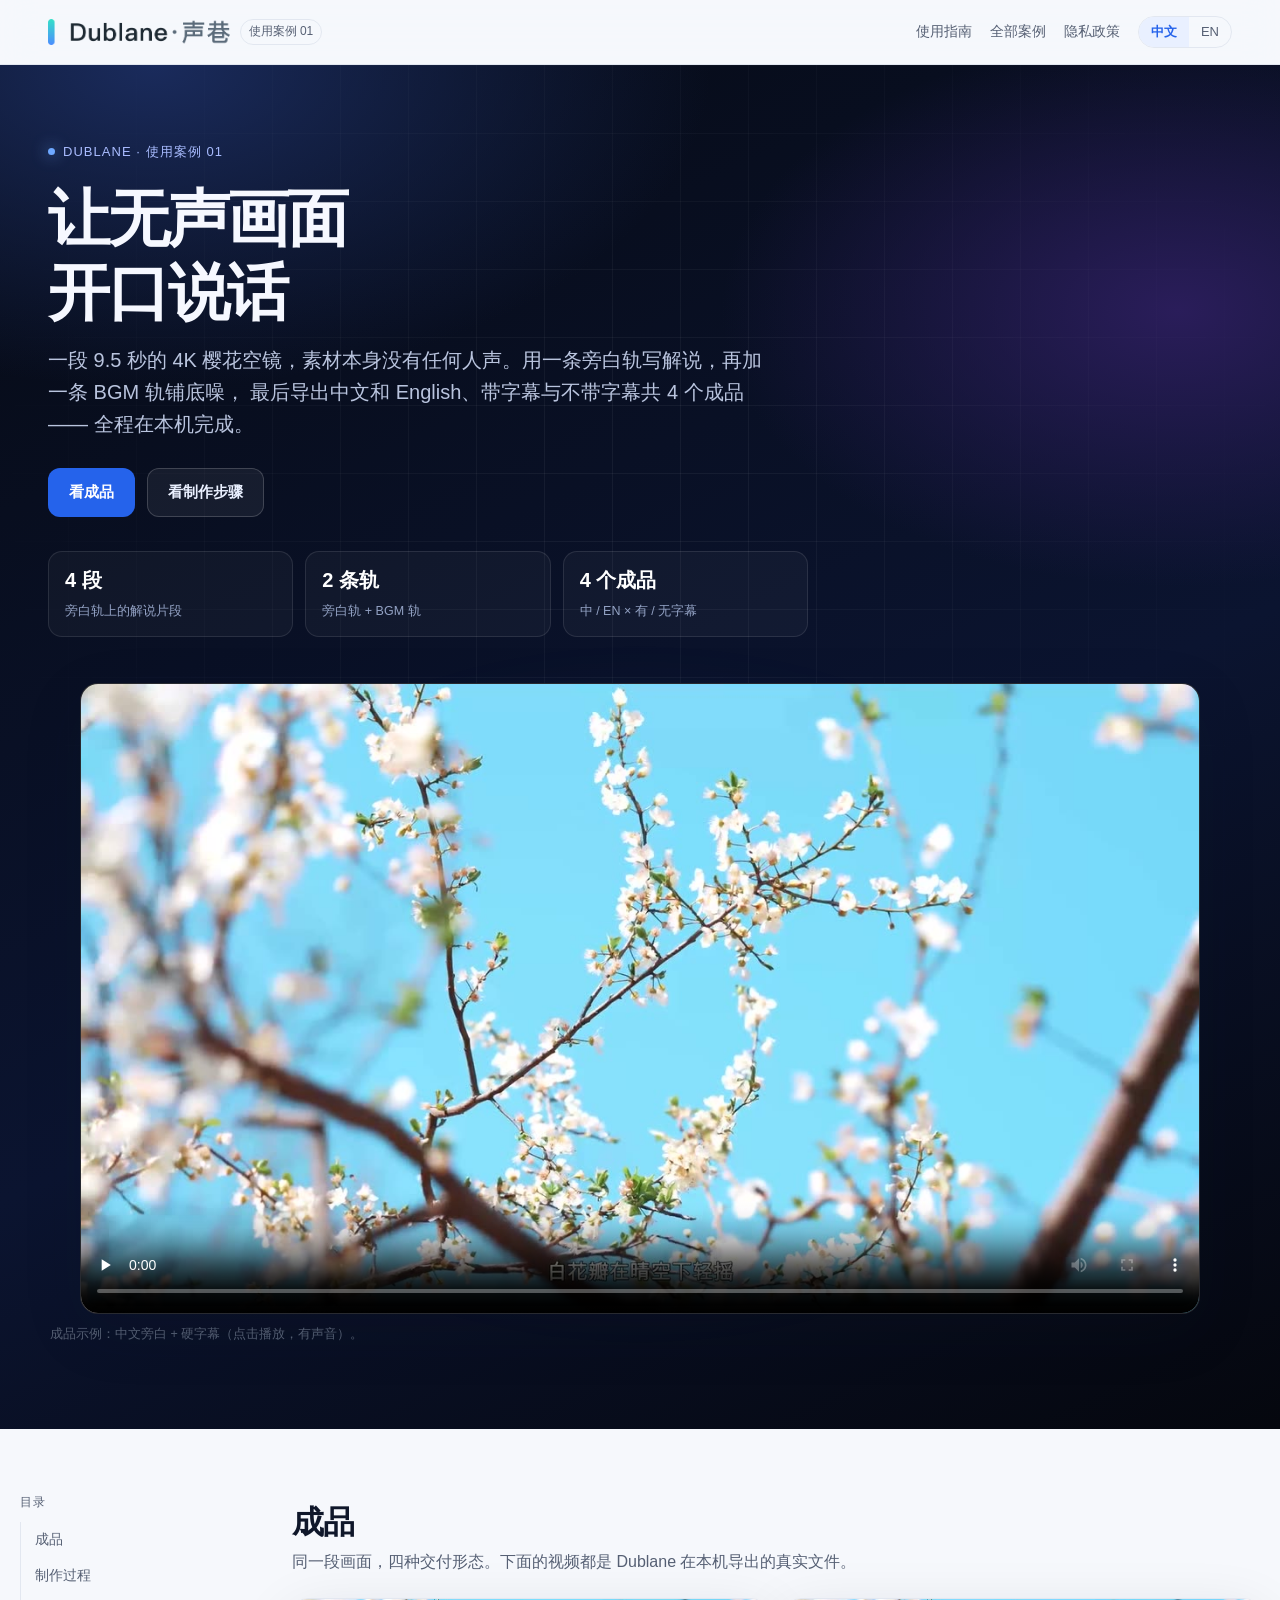
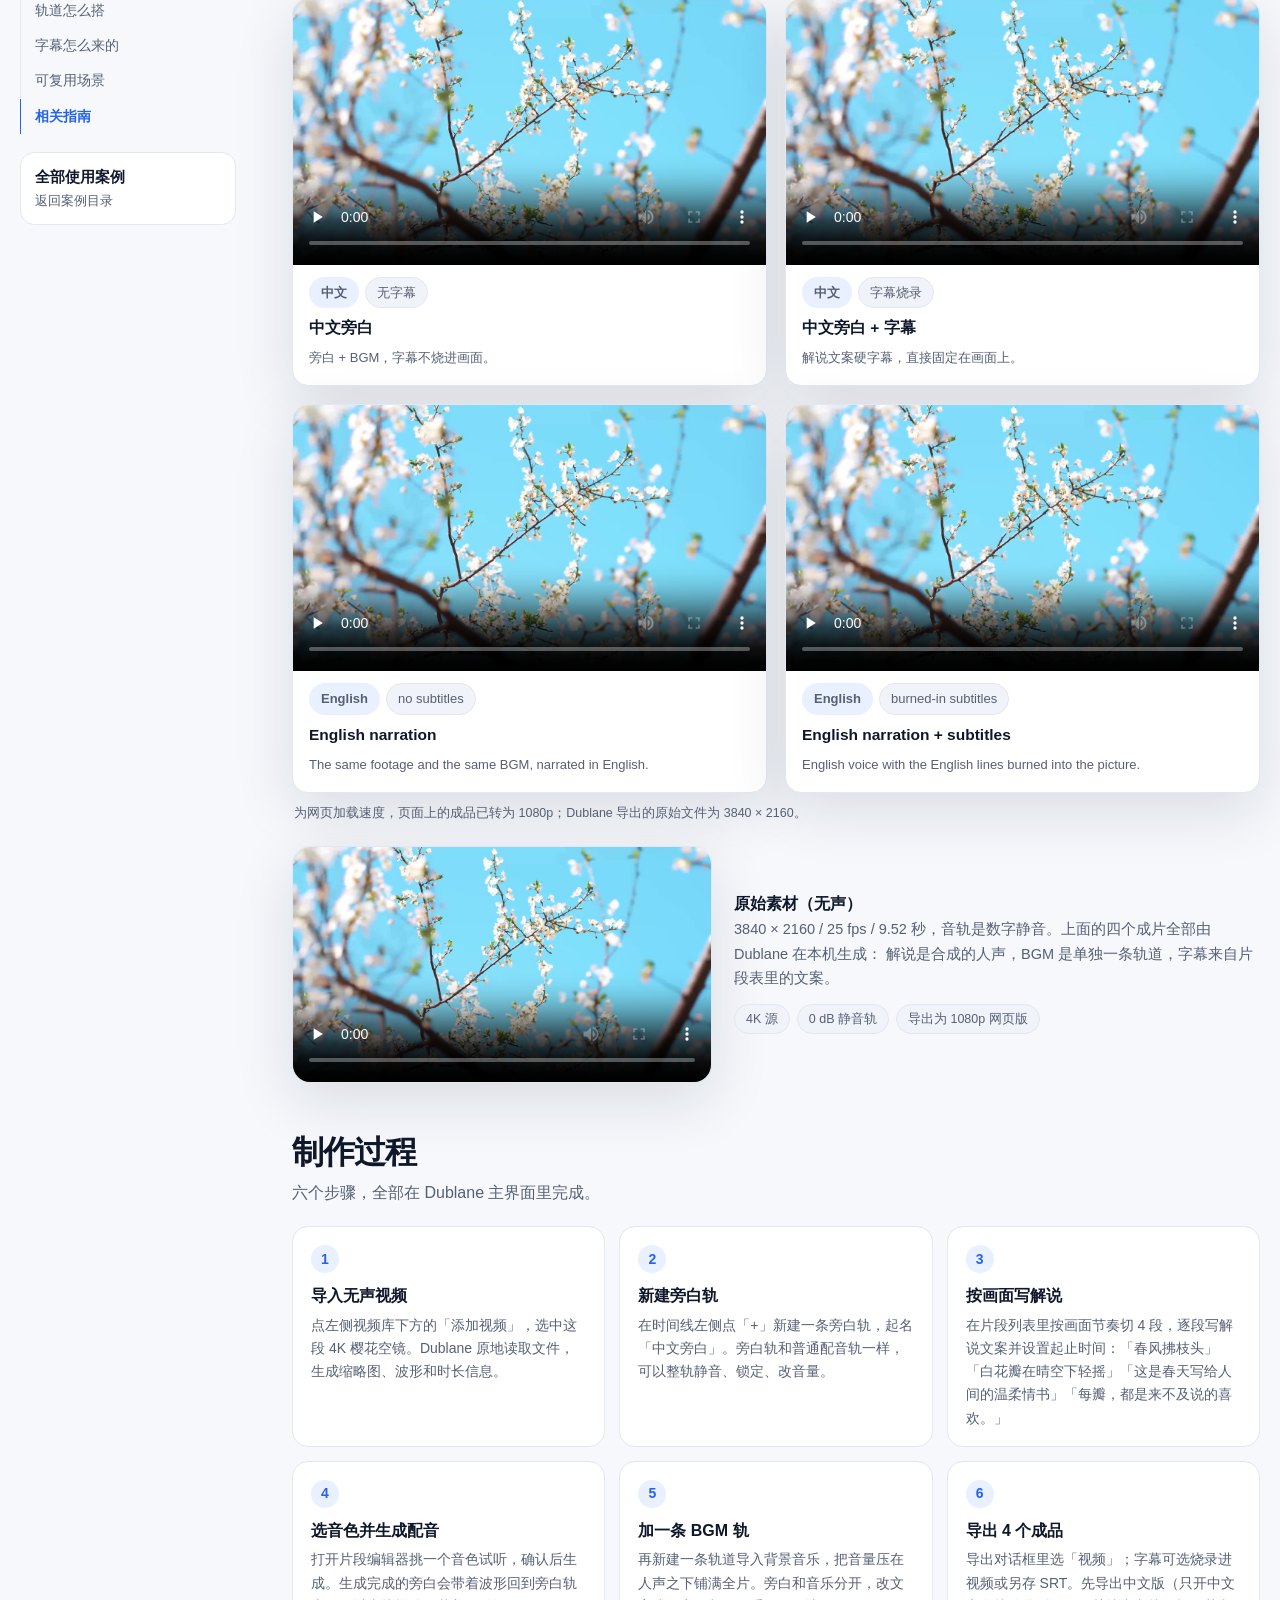
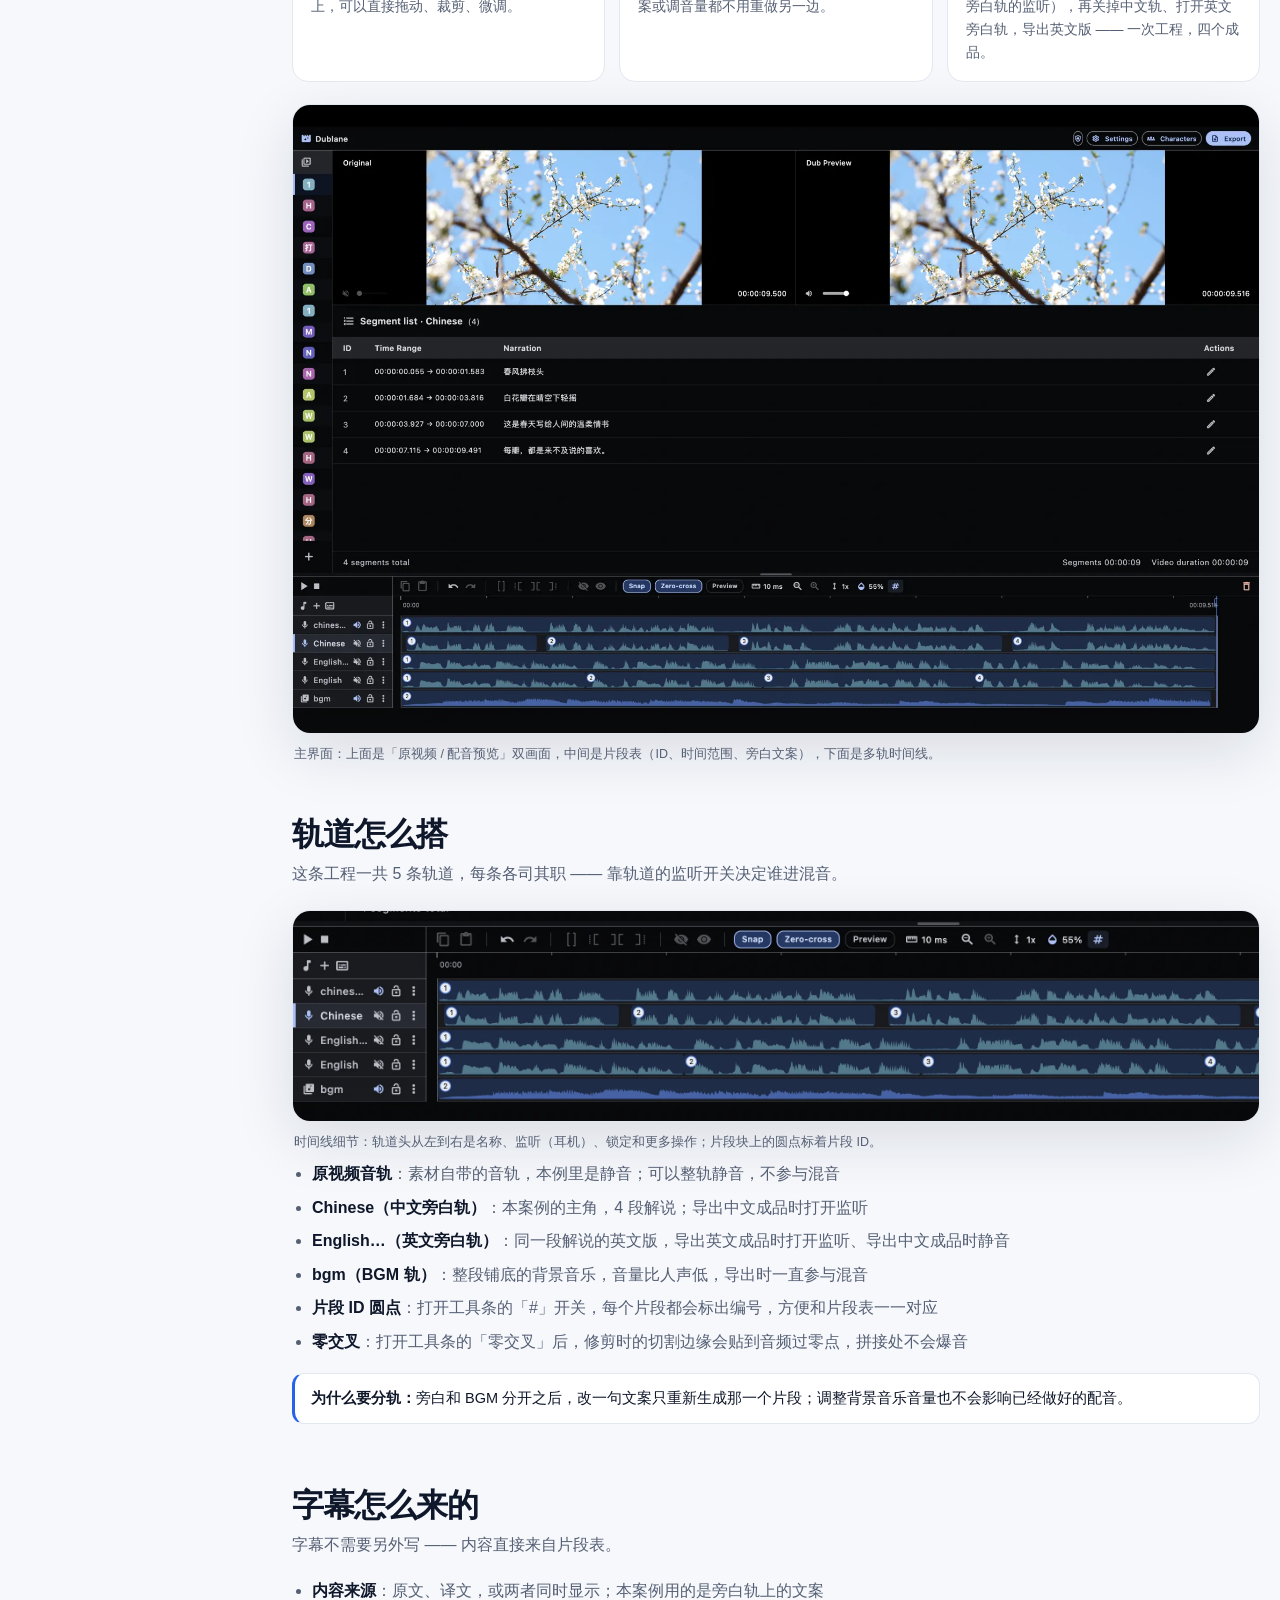
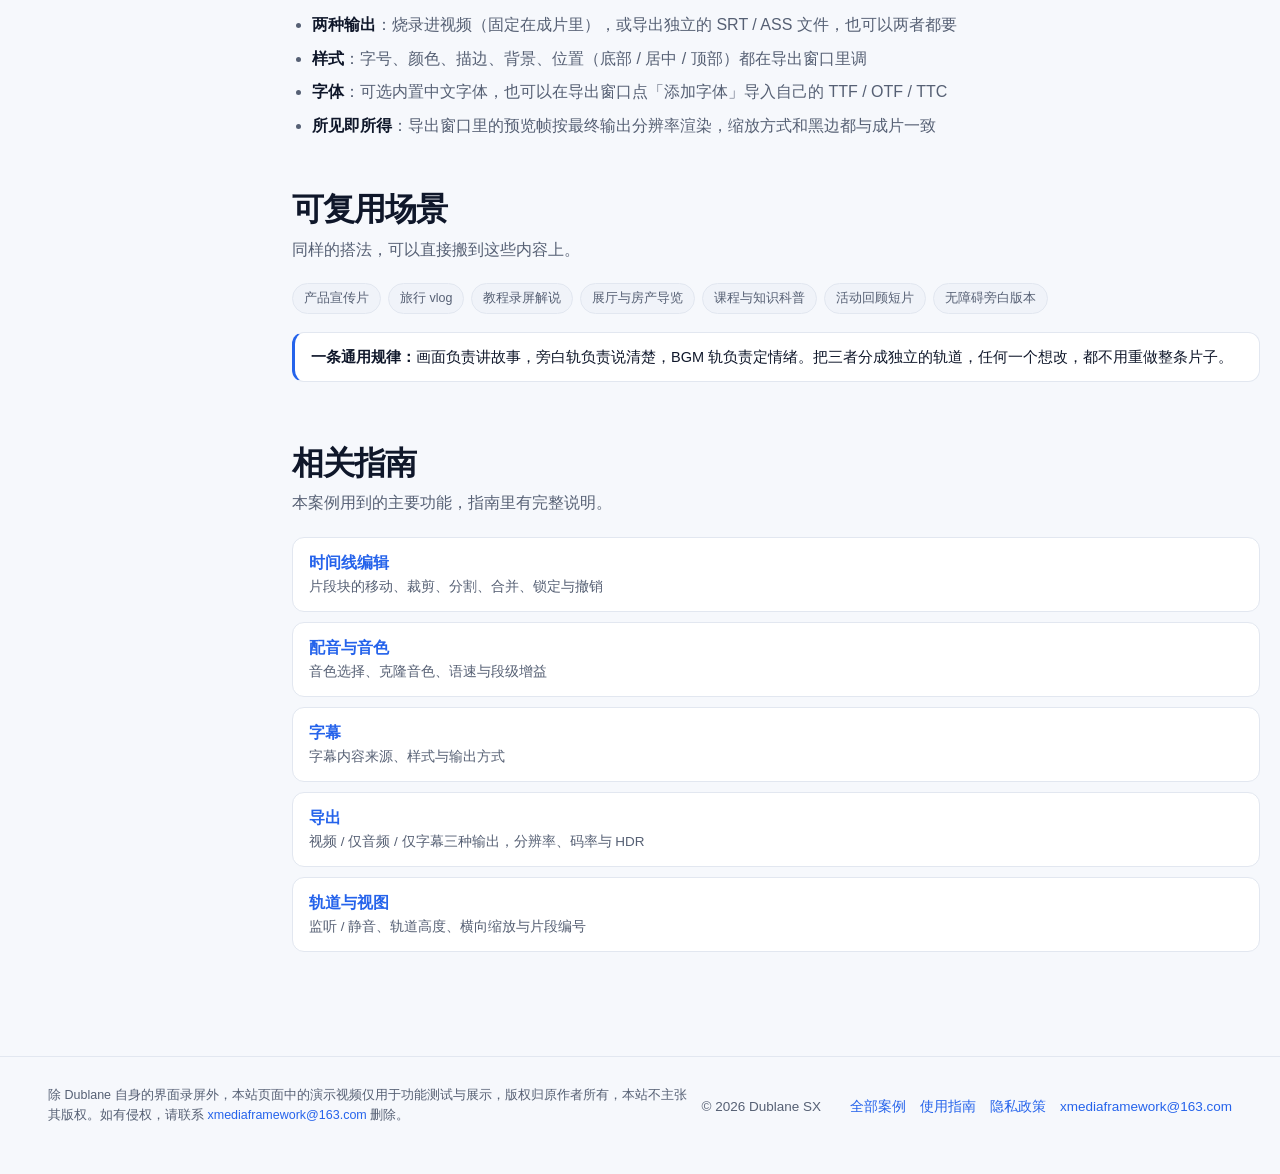
<file: help/cases/narration/index.html>
<!DOCTYPE html>
<html lang="zh-CN">
<head>
<meta charset="utf-8">
<meta name="viewport" content="width=device-width, initial-scale=1">
<title>案例 01 · 旁白介绍 — Dublane 使用案例</title>
<meta name="description" content="Dublane 案例：用一条旁白轨和一条 BGM 轨给无声视频加解说，导出中文 / English、带字幕与不带字幕的 4 个成品，附原素材与界面截图。">
<meta name="robots" content="index, follow">
<link rel="alternate" hreflang="zh-CN" href="https://wallace-sh-1218.github.io/dublane-sx-privacy/help/cases/narration/">
<link rel="alternate" hreflang="en" href="https://wallace-sh-1218.github.io/dublane-sx-privacy/help/en/cases/narration/">
<link rel="icon" href="../../assets/brand/icon.png">
<link rel="stylesheet" href="../../assets/guide.css">
</head>
<body>

<header class="site">
  <div class="wrap">
    <a class="brand" href="../../">
      <picture>
        <source srcset="../../assets/brand/wordmark-zh-light.png" media="(prefers-color-scheme: light)">
        <img src="../../assets/brand/wordmark-zh.png" alt="Dublane · 声巷">
      </picture>
      <span class="tag">使用案例 01</span>
    </a>
    <nav>
      <a class="hide-sm" href="../../">使用指南</a>
      <a class="hide-sm" href="../">全部案例</a>
      <a class="hide-sm" href="../../../">隐私政策</a>
      <span class="lang"><a class="on" href="./">中文</a><a href="../../en/cases/narration/">EN</a></span>
    </nav>
  </div>
</header>

<div class="hero">
  <div class="wrap">
    <div class="eyebrow">Dublane · 使用案例 01</div>
    <h1>让无声画面<br>开口说话</h1>
    <p class="lead">一段 9.5 秒的 4K 樱花空镜，素材本身没有任何人声。用一条旁白轨写解说，再加一条 BGM 轨铺底噪，
      最后导出中文和 English、带字幕与不带字幕共 4 个成品 —— 全程在本机完成。</p>
    <div class="cta">
      <a class="btn" href="#result">看成品</a>
      <a class="btn ghost" href="#steps">看制作步骤</a>
    </div>
    <div class="stats">
      <div class="stat"><b>4 段</b><span>旁白轨上的解说片段</span></div>
      <div class="stat"><b>2 条轨</b><span>旁白轨 + BGM 轨</span></div>
      <div class="stat"><b>4 个成品</b><span>中 / EN × 有 / 无字幕</span></div>
    </div>
    <div class="heroMedia">
      <div class="glow"></div>
      <figure class="media">
        <video controls playsinline preload="none" poster="../../assets/cases/narration/zh-sub.jpg">
          <source src="../../assets/cases/narration/zh-sub.mp4" type="video/mp4">
        </video>
      </figure>
      <p class="caption">成品示例：中文旁白 + 硬字幕（点击播放，有声音）。</p>
    </div>
  </div>
</div>

<div class="wrap layout">
  <nav class="toc" aria-label="目录">
    <div class="h">目录</div>
    <ol>
      <li><a href="#result">成品</a></li>
      <li><a href="#steps">制作过程</a></li>
      <li><a href="#tracks">轨道怎么搭</a></li>
      <li><a href="#subs">字幕怎么来的</a></li>
      <li><a href="#reuse">可复用场景</a></li>
      <li><a href="#related">相关指南</a></li>
    </ol>
    <a class="tocCase" href="../">
      <b>全部使用案例</b>
      <span>返回案例目录</span>
    </a>
  </nav>

  <main>

    <section id="result" data-reveal>
      <h2>成品</h2>
      <p class="sub">同一段画面，四种交付形态。下面的视频都是 Dublane 在本机导出的真实文件。</p>
      <div class="videoGrid">
        <article class="videoCard">
          <div class="media">
            <video controls playsinline preload="none" poster="../../assets/cases/narration/zh.jpg">
              <source src="../../assets/cases/narration/zh.mp4" type="video/mp4">
            </video>
          </div>
          <div class="meta">
            <div class="flags"><span class="chip accent">中文</span><span class="chip">无字幕</span></div>
            <b>中文旁白</b>
            <span>旁白 + BGM，字幕不烧进画面。</span>
          </div>
        </article>
        <article class="videoCard">
          <div class="media">
            <video controls playsinline preload="none" poster="../../assets/cases/narration/zh-sub.jpg">
              <source src="../../assets/cases/narration/zh-sub.mp4" type="video/mp4">
            </video>
          </div>
          <div class="meta">
            <div class="flags"><span class="chip accent">中文</span><span class="chip">字幕烧录</span></div>
            <b>中文旁白 + 字幕</b>
            <span>解说文案硬字幕，直接固定在画面上。</span>
          </div>
        </article>
        <article class="videoCard">
          <div class="media">
            <video controls playsinline preload="none" poster="../../assets/cases/narration/en.jpg">
              <source src="../../assets/cases/narration/en.mp4" type="video/mp4">
            </video>
          </div>
          <div class="meta">
            <div class="flags"><span class="chip accent">English</span><span class="chip">no subtitles</span></div>
            <b>English narration</b>
            <span>The same footage and the same BGM, narrated in English.</span>
          </div>
        </article>
        <article class="videoCard">
          <div class="media">
            <video controls playsinline preload="none" poster="../../assets/cases/narration/en-sub.jpg">
              <source src="../../assets/cases/narration/en-sub.mp4" type="video/mp4">
            </video>
          </div>
          <div class="meta">
            <div class="flags"><span class="chip accent">English</span><span class="chip">burned-in subtitles</span></div>
            <b>English narration + subtitles</b>
            <span>English voice with the English lines burned into the picture.</span>
          </div>
        </article>
      </div>
      <p class="caption">为网页加载速度，页面上的成品已转为 1080p；Dublane 导出的原始文件为 3840 × 2160。</p>

      <div class="sourceRow">
        <figure class="media">
          <video controls playsinline preload="none" poster="../../assets/cases/narration/source.jpg">
            <source src="../../assets/cases/narration/source.mp4" type="video/mp4">
          </video>
        </figure>
        <div>
          <b>原始素材（无声）</b>
          <p>3840 × 2160 / 25 fps / 9.52 秒，音轨是数字静音。上面的四个成片全部由 Dublane 在本机生成：
            解说是合成的人声，BGM 是单独一条轨道，字幕来自片段表里的文案。</p>
          <div class="chips">
            <span class="chip">4K 源</span>
            <span class="chip">0 dB 静音轨</span>
            <span class="chip">导出为 1080p 网页版</span>
          </div>
        </div>
      </div>
    </section>

    <section id="steps" data-reveal>
      <h2>制作过程</h2>
      <p class="sub">六个步骤，全部在 Dublane 主界面里完成。</p>
      <div class="grid3">
        <div class="card">
          <div class="num">1</div>
          <b>导入无声视频</b>
          <p>点左侧视频库下方的「添加视频」，选中这段 4K 樱花空镜。Dublane 原地读取文件，生成缩略图、波形和时长信息。</p>
        </div>
        <div class="card">
          <div class="num">2</div>
          <b>新建旁白轨</b>
          <p>在时间线左侧点「+」新建一条旁白轨，起名「中文旁白」。旁白轨和普通配音轨一样，可以整轨静音、锁定、改音量。</p>
        </div>
        <div class="card">
          <div class="num">3</div>
          <b>按画面写解说</b>
          <p>在片段列表里按画面节奏切 4 段，逐段写解说文案并设置起止时间：「春风拂枝头」「白花瓣在晴空下轻摇」「这是春天写给人间的温柔情书」「每瓣，都是来不及说的喜欢。」</p>
        </div>
        <div class="card">
          <div class="num">4</div>
          <b>选音色并生成配音</b>
          <p>打开片段编辑器挑一个音色试听，确认后生成。生成完成的旁白会带着波形回到旁白轨上，可以直接拖动、裁剪、微调。</p>
        </div>
        <div class="card">
          <div class="num">5</div>
          <b>加一条 BGM 轨</b>
          <p>再新建一条轨道导入背景音乐，把音量压在人声之下铺满全片。旁白和音乐分开，改文案或调音量都不用重做另一边。</p>
        </div>
        <div class="card">
          <div class="num">6</div>
          <b>导出 4 个成品</b>
          <p>导出对话框里选「视频」；字幕可选烧录进视频或另存 SRT。先导出中文版（只开中文旁白轨的监听），再关掉中文轨、打开英文旁白轨，导出英文版 —— 一次工程，四个成品。</p>
        </div>
      </div>
      <figure>
        <div class="media">
          <img src="../../assets/cases/narration/app-zh.webp" alt="Dublane 主界面：中文旁白片段表、预览与多轨时间线" loading="lazy" width="1800" height="1171">
        </div>
        <figcaption class="caption">主界面：上面是「原视频 / 配音预览」双画面，中间是片段表（ID、时间范围、旁白文案），下面是多轨时间线。</figcaption>
      </figure>
    </section>

    <section id="tracks" data-reveal>
      <h2>轨道怎么搭</h2>
      <p class="sub">这条工程一共 5 条轨道，每条各司其职 —— 靠轨道的监听开关决定谁进混音。</p>
      <figure>
        <div class="media">
          <img src="../../assets/cases/narration/timeline-zh.webp" alt="时间线：原视频音轨、中文旁白轨、英文旁白轨与 BGM 轨" loading="lazy" width="2200" height="480">
        </div>
        <figcaption class="caption">时间线细节：轨道头从左到右是名称、监听（耳机）、锁定和更多操作；片段块上的圆点标着片段 ID。</figcaption>
      </figure>
      <ul class="list">
        <li><b>原视频音轨</b>：素材自带的音轨，本例里是静音；可以整轨静音，不参与混音</li>
        <li><b>Chinese（中文旁白轨）</b>：本案例的主角，4 段解说；导出中文成品时打开监听</li>
        <li><b>English…（英文旁白轨）</b>：同一段解说的英文版，导出英文成品时打开监听、导出中文成品时静音</li>
        <li><b>bgm（BGM 轨）</b>：整段铺底的背景音乐，音量比人声低，导出时一直参与混音</li>
        <li><b>片段 ID 圆点</b>：打开工具条的「#」开关，每个片段都会标出编号，方便和片段表一一对应</li>
        <li><b>零交叉</b>：打开工具条的「零交叉」后，修剪时的切割边缘会贴到音频过零点，拼接处不会爆音</li>
      </ul>
      <div class="note"><b>为什么要分轨：</b>旁白和 BGM 分开之后，改一句文案只重新生成那一个片段；调整背景音乐音量也不会影响已经做好的配音。</div>
    </section>

    <section id="subs" data-reveal>
      <h2>字幕怎么来的</h2>
      <p class="sub">字幕不需要另外写 —— 内容直接来自片段表。</p>
      <ul class="list">
        <li><b>内容来源</b>：原文、译文，或两者同时显示；本案例用的是旁白轨上的文案</li>
        <li><b>两种输出</b>：烧录进视频（固定在成片里），或导出独立的 SRT / ASS 文件，也可以两者都要</li>
        <li><b>样式</b>：字号、颜色、描边、背景、位置（底部 / 居中 / 顶部）都在导出窗口里调</li>
        <li><b>字体</b>：可选内置中文字体，也可以在导出窗口点「添加字体」导入自己的 TTF / OTF / TTC</li>
        <li><b>所见即所得</b>：导出窗口里的预览帧按最终输出分辨率渲染，缩放方式和黑边都与成片一致</li>
      </ul>
    </section>

    <section id="reuse" data-reveal>
      <h2>可复用场景</h2>
      <p class="sub">同样的搭法，可以直接搬到这些内容上。</p>
      <div class="chips">
        <span class="chip">产品宣传片</span>
        <span class="chip">旅行 vlog</span>
        <span class="chip">教程录屏解说</span>
        <span class="chip">展厅与房产导览</span>
        <span class="chip">课程与知识科普</span>
        <span class="chip">活动回顾短片</span>
        <span class="chip">无障碍旁白版本</span>
      </div>
      <div class="note"><b>一条通用规律：</b>画面负责讲故事，旁白轨负责说清楚，BGM 轨负责定情绪。把三者分成独立的轨道，任何一个想改，都不用重做整条片子。</div>
    </section>

    <section id="related" data-reveal>
      <h2>相关指南</h2>
      <p class="sub">本案例用到的主要功能，指南里有完整说明。</p>
      <ul class="related">
        <li><b><a href="../../#timeline">时间线编辑</a></b><span>片段块的移动、裁剪、分割、合并、锁定与撤销</span></li>
        <li><b><a href="../../#dubbing">配音与音色</a></b><span>音色选择、克隆音色、语速与段级增益</span></li>
        <li><b><a href="../../#subtitles">字幕</a></b><span>字幕内容来源、样式与输出方式</span></li>
        <li><b><a href="../../#export">导出</a></b><span>视频 / 仅音频 / 仅字幕三种输出，分辨率、码率与 HDR</span></li>
        <li><b><a href="../../#tracks">轨道与视图</a></b><span>监听 / 静音、轨道高度、横向缩放与片段编号</span></li>
      </ul>
    </section>

  </main>
</div>

<footer class="site">
  <div class="wrap">
    <p class="legal">除 Dublane 自身的界面录屏外，本站页面中的演示视频仅用于功能测试与展示，版权归原作者所有，本站不主张其版权。如有侵权，请联系 <a href="mailto:xmediaframework@163.com">xmediaframework@163.com</a> 删除。</p>
    <span>© 2026 Dublane SX</span>
    <span class="spacer"></span>
    <a href="../">全部案例</a>
    <a href="../../">使用指南</a>
    <a href="../../../">隐私政策</a>
    <a href="mailto:xmediaframework@163.com">xmediaframework@163.com</a>
  </div>
</footer>

<script src="../../assets/guide.js"></script>
</body>
</html>
</file>
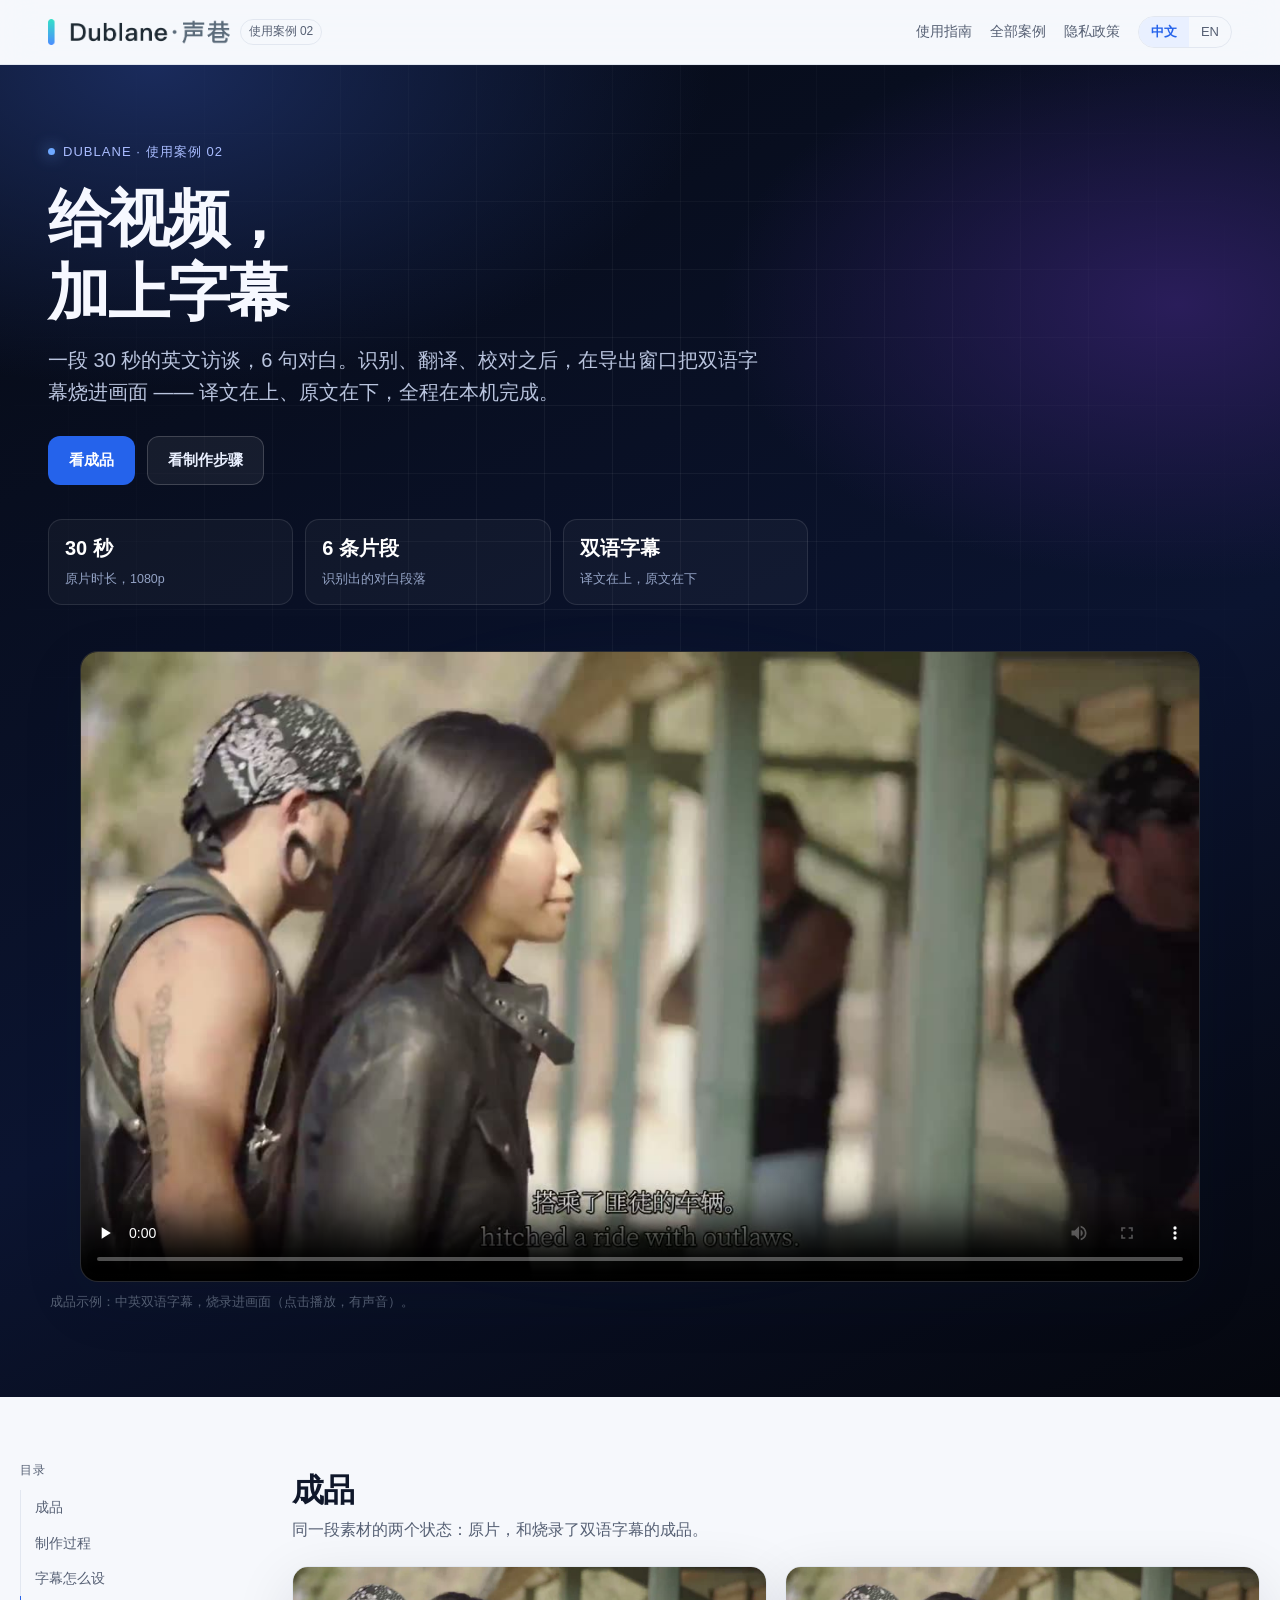
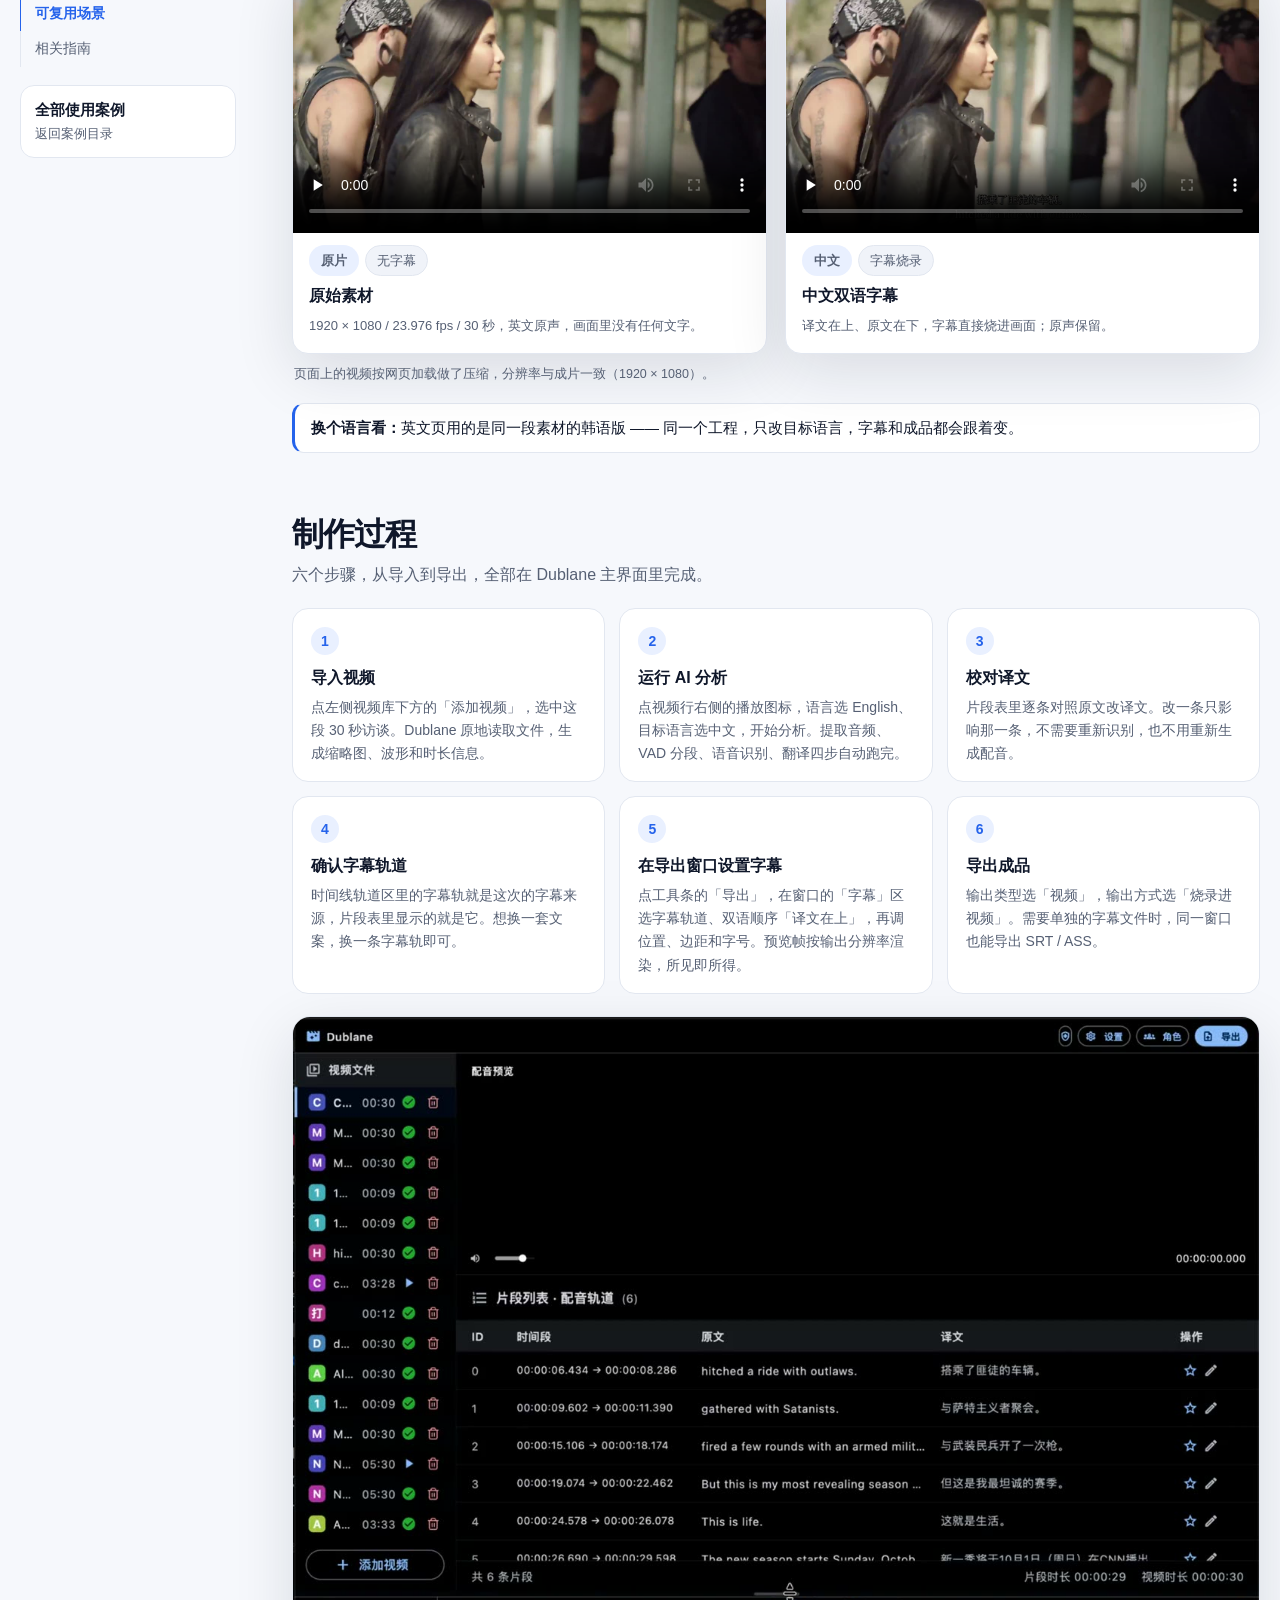
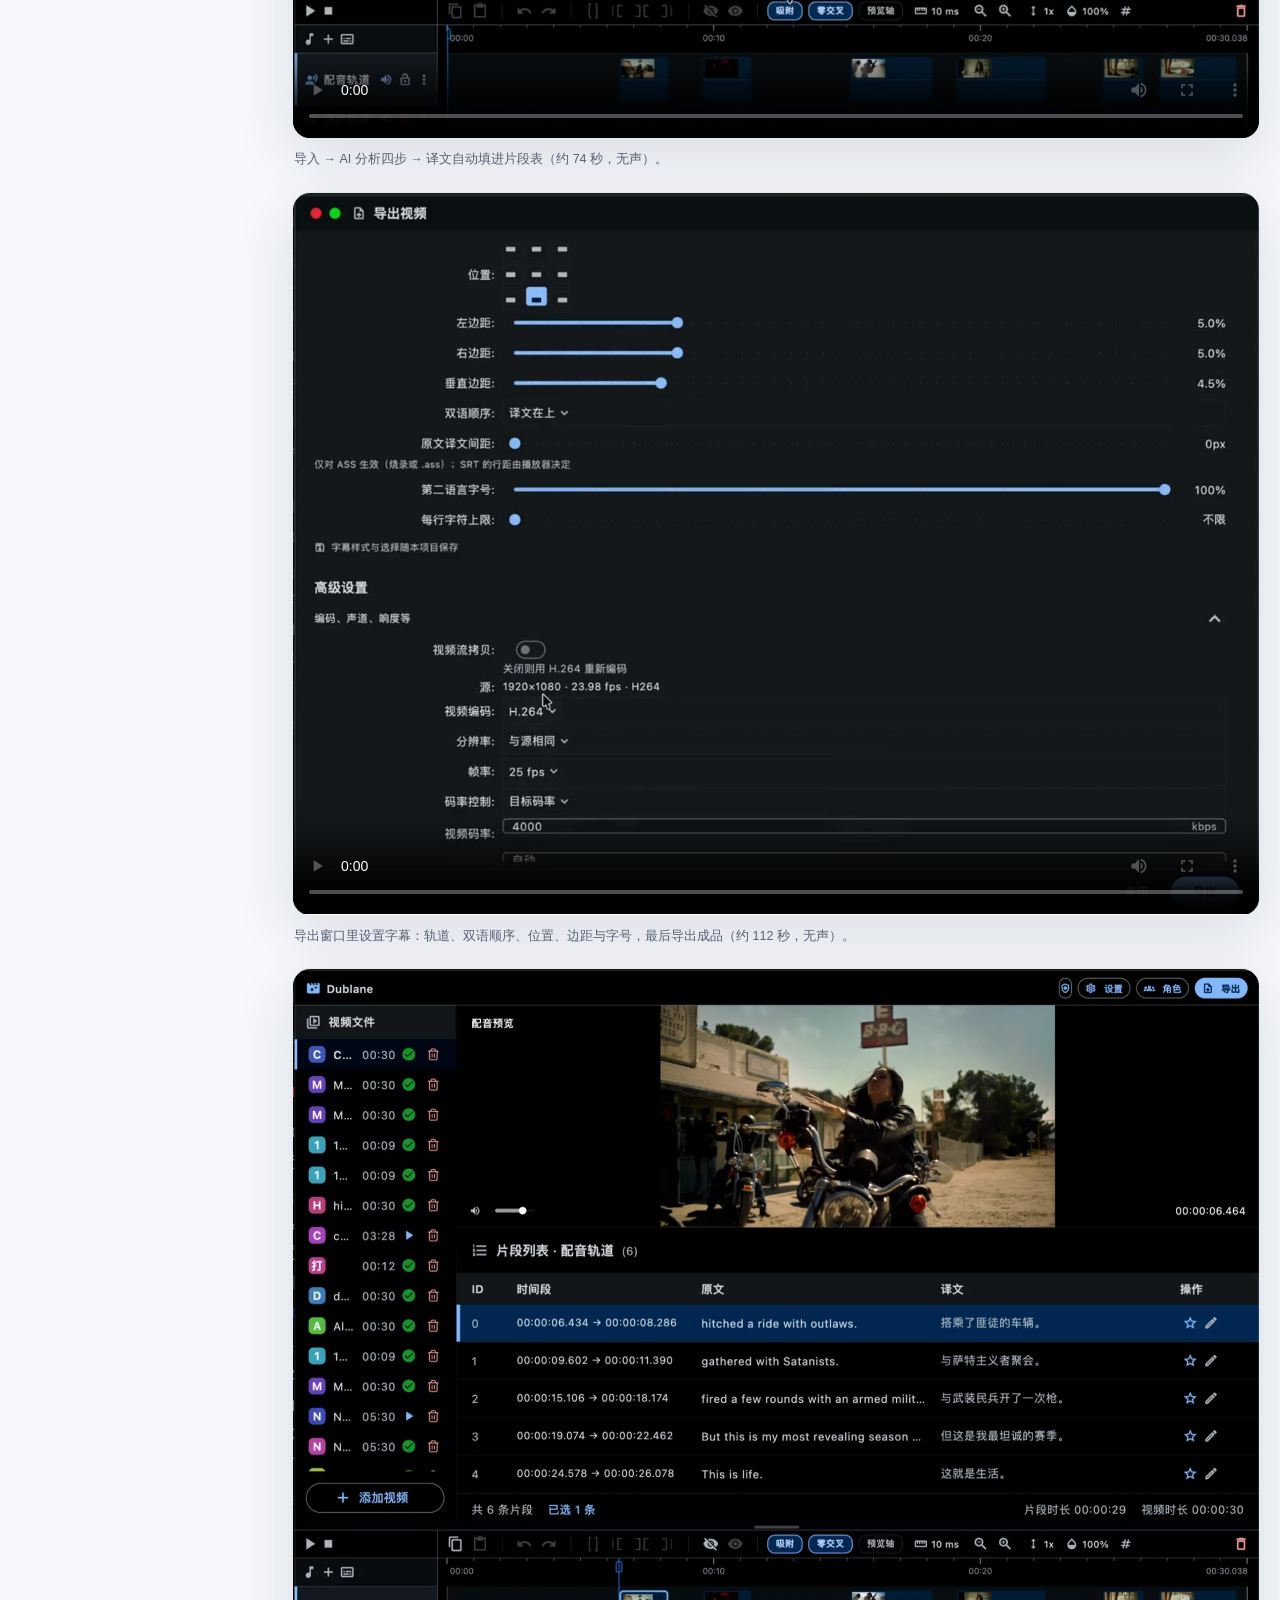
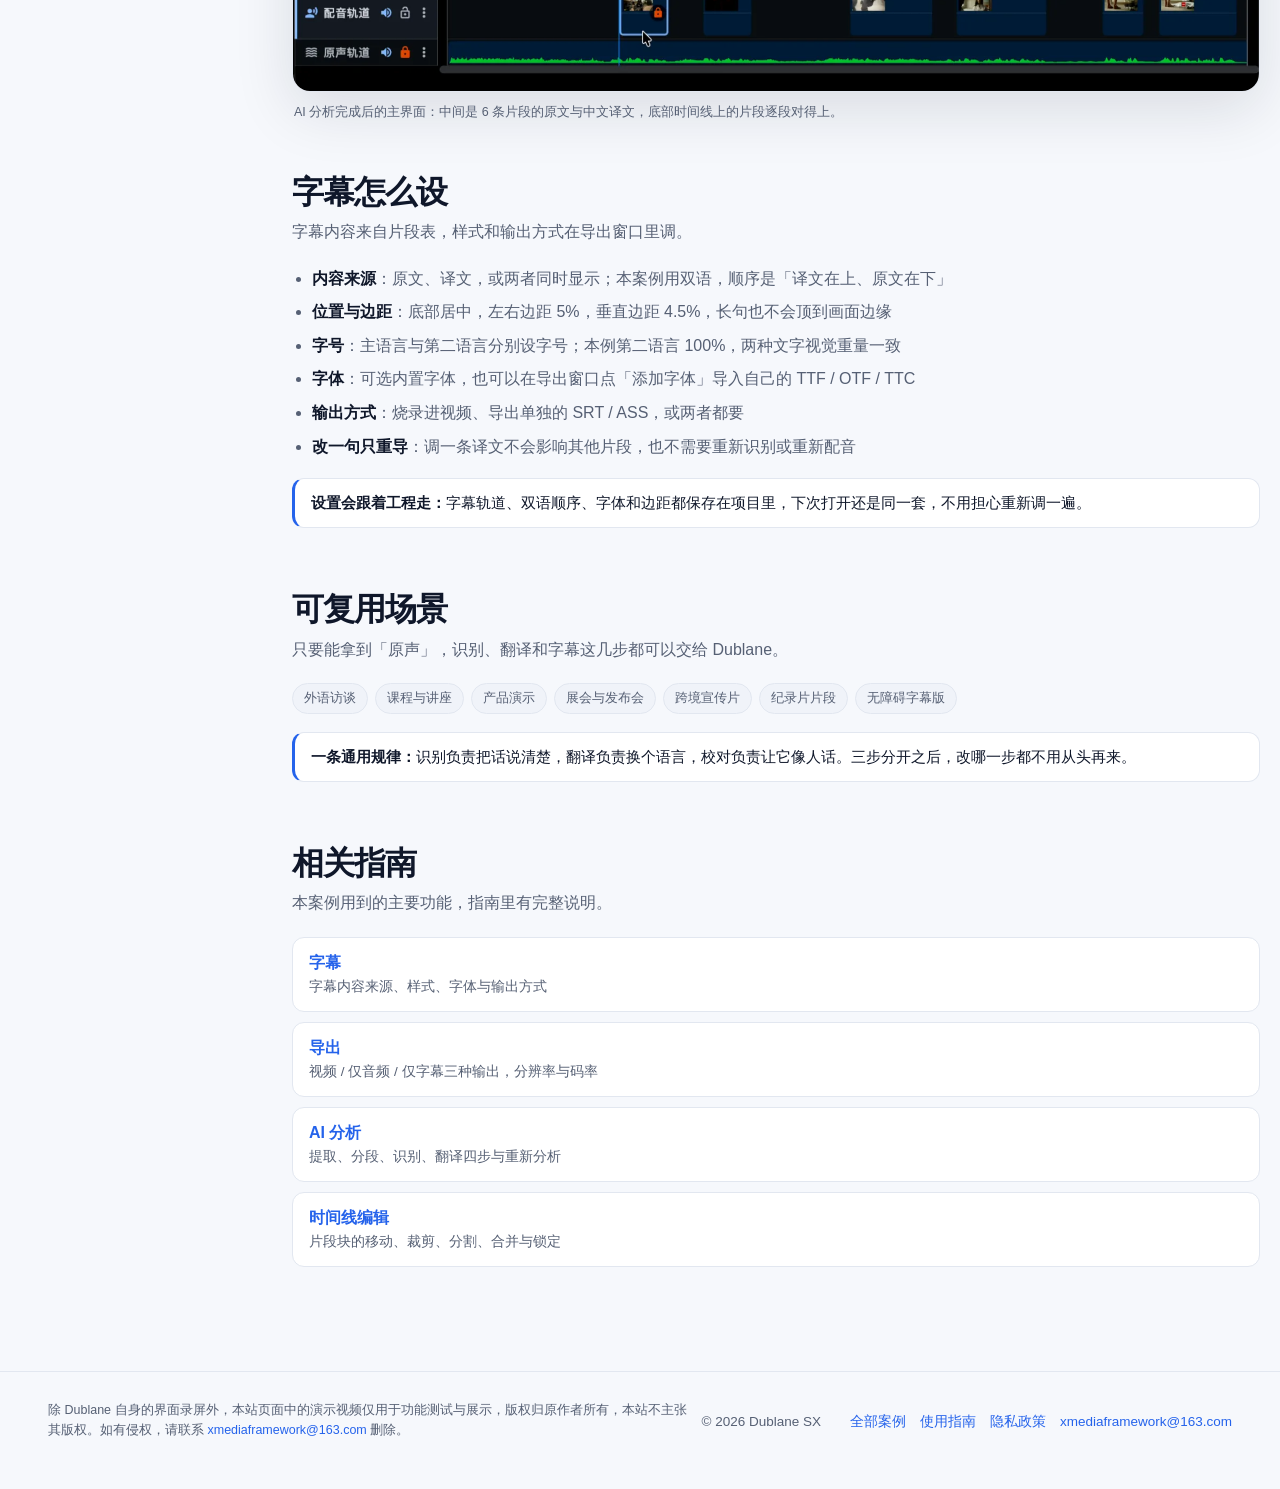
<file: help/cases/subtitles/index.html>
<!DOCTYPE html>
<html lang="zh-CN">
<head>
<meta charset="utf-8">
<meta name="viewport" content="width=device-width, initial-scale=1">
<title>案例 02 · 添加字幕 — Dublane 使用案例</title>
<meta name="description" content="Dublane 案例：30 秒英文访谈，识别、翻译并校对 6 段对白，在导出窗口设置双语字幕并烧录进画面，附原片、过程录屏与界面截图。">
<meta name="robots" content="index, follow">
<link rel="alternate" hreflang="zh-CN" href="https://wallace-sh-1218.github.io/dublane-sx-privacy/help/cases/subtitles/">
<link rel="alternate" hreflang="en" href="https://wallace-sh-1218.github.io/dublane-sx-privacy/help/en/cases/subtitles/">
<link rel="icon" href="../../assets/brand/icon.png">
<link rel="stylesheet" href="../../assets/guide.css">
</head>
<body>

<header class="site">
  <div class="wrap">
    <a class="brand" href="../../">
      <picture>
        <source srcset="../../assets/brand/wordmark-zh-light.png" media="(prefers-color-scheme: light)">
        <img src="../../assets/brand/wordmark-zh.png" alt="Dublane · 声巷">
      </picture>
      <span class="tag">使用案例 02</span>
    </a>
    <nav>
      <a class="hide-sm" href="../../">使用指南</a>
      <a class="hide-sm" href="../">全部案例</a>
      <a class="hide-sm" href="../../../">隐私政策</a>
      <span class="lang"><a class="on" href="./">中文</a><a href="../../en/cases/subtitles/">EN</a></span>
    </nav>
  </div>
</header>

<div class="hero">
  <div class="wrap">
    <div class="eyebrow">Dublane · 使用案例 02</div>
    <h1>给视频，<br>加上字幕</h1>
    <p class="lead">一段 30 秒的英文访谈，6 句对白。识别、翻译、校对之后，在导出窗口把双语字幕烧进画面 ——
      译文在上、原文在下，全程在本机完成。</p>
    <div class="cta">
      <a class="btn" href="#result">看成品</a>
      <a class="btn ghost" href="#steps">看制作步骤</a>
    </div>
    <div class="stats">
      <div class="stat"><b>30 秒</b><span>原片时长，1080p</span></div>
      <div class="stat"><b>6 条片段</b><span>识别出的对白段落</span></div>
      <div class="stat"><b>双语字幕</b><span>译文在上，原文在下</span></div>
    </div>
    <div class="heroMedia">
      <div class="glow"></div>
      <figure class="media">
        <video controls playsinline preload="none" poster="../../assets/cases/subtitles/sub-zh.jpg">
          <source src="../../assets/cases/subtitles/sub-zh.mp4" type="video/mp4">
        </video>
      </figure>
      <p class="caption">成品示例：中英双语字幕，烧录进画面（点击播放，有声音）。</p>
    </div>
  </div>
</div>

<div class="wrap layout">
  <nav class="toc" aria-label="目录">
    <div class="h">目录</div>
    <ol>
      <li><a href="#result">成品</a></li>
      <li><a href="#steps">制作过程</a></li>
      <li><a href="#subs">字幕怎么设</a></li>
      <li><a href="#reuse">可复用场景</a></li>
      <li><a href="#related">相关指南</a></li>
    </ol>
    <a class="tocCase" href="../">
      <b>全部使用案例</b>
      <span>返回案例目录</span>
    </a>
  </nav>

  <main>

    <section id="result" data-reveal>
      <h2>成品</h2>
      <p class="sub">同一段素材的两个状态：原片，和烧录了双语字幕的成品。</p>
      <div class="videoGrid">
        <article class="videoCard">
          <div class="media">
            <video controls playsinline preload="none" poster="../../assets/cases/subtitles/source.jpg">
              <source src="../../assets/cases/subtitles/source.mp4" type="video/mp4">
            </video>
          </div>
          <div class="meta">
            <div class="flags"><span class="chip accent">原片</span><span class="chip">无字幕</span></div>
            <b>原始素材</b>
            <span>1920 × 1080 / 23.976 fps / 30 秒，英文原声，画面里没有任何文字。</span>
          </div>
        </article>
        <article class="videoCard">
          <div class="media">
            <video controls playsinline preload="none" poster="../../assets/cases/subtitles/sub-zh.jpg">
              <source src="../../assets/cases/subtitles/sub-zh.mp4" type="video/mp4">
            </video>
          </div>
          <div class="meta">
            <div class="flags"><span class="chip accent">中文</span><span class="chip">字幕烧录</span></div>
            <b>中文双语字幕</b>
            <span>译文在上、原文在下，字幕直接烧进画面；原声保留。</span>
          </div>
        </article>
      </div>
      <p class="caption">页面上的视频按网页加载做了压缩，分辨率与成片一致（1920 × 1080）。</p>

      <div class="note"><b>换个语言看：</b>英文页用的是同一段素材的韩语版 —— 同一个工程，只改目标语言，字幕和成品都会跟着变。</div>
    </section>

    <section id="steps" data-reveal>
      <h2>制作过程</h2>
      <p class="sub">六个步骤，从导入到导出，全部在 Dublane 主界面里完成。</p>
      <div class="grid3">
        <div class="card">
          <div class="num">1</div>
          <b>导入视频</b>
          <p>点左侧视频库下方的「添加视频」，选中这段 30 秒访谈。Dublane 原地读取文件，生成缩略图、波形和时长信息。</p>
        </div>
        <div class="card">
          <div class="num">2</div>
          <b>运行 AI 分析</b>
          <p>点视频行右侧的播放图标，语言选 English、目标语言选中文，开始分析。提取音频、VAD 分段、语音识别、翻译四步自动跑完。</p>
        </div>
        <div class="card">
          <div class="num">3</div>
          <b>校对译文</b>
          <p>片段表里逐条对照原文改译文。改一条只影响那一条，不需要重新识别，也不用重新生成配音。</p>
        </div>
        <div class="card">
          <div class="num">4</div>
          <b>确认字幕轨道</b>
          <p>时间线轨道区里的字幕轨就是这次的字幕来源，片段表里显示的就是它。想换一套文案，换一条字幕轨即可。</p>
        </div>
        <div class="card">
          <div class="num">5</div>
          <b>在导出窗口设置字幕</b>
          <p>点工具条的「导出」，在窗口的「字幕」区选字幕轨道、双语顺序「译文在上」，再调位置、边距和字号。预览帧按输出分辨率渲染，所见即所得。</p>
        </div>
        <div class="card">
          <div class="num">6</div>
          <b>导出成品</b>
          <p>输出类型选「视频」，输出方式选「烧录进视频」。需要单独的字幕文件时，同一窗口也能导出 SRT / ASS。</p>
        </div>
      </div>

      <figure>
        <div class="media">
          <video controls playsinline preload="metadata" poster="../../assets/cases/subtitles/steps-input-zh.jpg">
            <source src="../../assets/cases/subtitles/steps-input-zh.mp4" type="video/mp4">
          </video>
        </div>
        <figcaption class="caption">导入 → AI 分析四步 → 译文自动填进片段表（约 74 秒，无声）。</figcaption>
      </figure>

      <figure>
        <div class="media">
          <video controls playsinline preload="metadata" poster="../../assets/cases/subtitles/steps-export-zh.jpg">
            <source src="../../assets/cases/subtitles/steps-export-zh.mp4" type="video/mp4">
          </video>
        </div>
        <figcaption class="caption">导出窗口里设置字幕：轨道、双语顺序、位置、边距与字号，最后导出成品（约 112 秒，无声）。</figcaption>
      </figure>

      <figure>
        <div class="media">
          <img src="../../assets/cases/subtitles/app-zh.webp" alt="Dublane 主界面：6 条片段的原文与中文译文、配音预览与多轨时间线" loading="lazy" width="1800" height="1345">
        </div>
        <figcaption class="caption">AI 分析完成后的主界面：中间是 6 条片段的原文与中文译文，底部时间线上的片段逐段对得上。</figcaption>
      </figure>
    </section>

    <section id="subs" data-reveal>
      <h2>字幕怎么设</h2>
      <p class="sub">字幕内容来自片段表，样式和输出方式在导出窗口里调。</p>
      <ul class="list">
        <li><b>内容来源</b>：原文、译文，或两者同时显示；本案例用双语，顺序是「译文在上、原文在下」</li>
        <li><b>位置与边距</b>：底部居中，左右边距 5%，垂直边距 4.5%，长句也不会顶到画面边缘</li>
        <li><b>字号</b>：主语言与第二语言分别设字号；本例第二语言 100%，两种文字视觉重量一致</li>
        <li><b>字体</b>：可选内置字体，也可以在导出窗口点「添加字体」导入自己的 TTF / OTF / TTC</li>
        <li><b>输出方式</b>：烧录进视频、导出单独的 SRT / ASS，或两者都要</li>
        <li><b>改一句只重导</b>：调一条译文不会影响其他片段，也不需要重新识别或重新配音</li>
      </ul>
      <div class="note"><b>设置会跟着工程走：</b>字幕轨道、双语顺序、字体和边距都保存在项目里，下次打开还是同一套，不用担心重新调一遍。</div>
    </section>

    <section id="reuse" data-reveal>
      <h2>可复用场景</h2>
      <p class="sub">只要能拿到「原声」，识别、翻译和字幕这几步都可以交给 Dublane。</p>
      <div class="chips">
        <span class="chip">外语访谈</span>
        <span class="chip">课程与讲座</span>
        <span class="chip">产品演示</span>
        <span class="chip">展会与发布会</span>
        <span class="chip">跨境宣传片</span>
        <span class="chip">纪录片片段</span>
        <span class="chip">无障碍字幕版</span>
      </div>
      <div class="note"><b>一条通用规律：</b>识别负责把话说清楚，翻译负责换个语言，校对负责让它像人话。三步分开之后，改哪一步都不用从头再来。</div>
    </section>

    <section id="related" data-reveal>
      <h2>相关指南</h2>
      <p class="sub">本案例用到的主要功能，指南里有完整说明。</p>
      <ul class="related">
        <li><b><a href="../../#subtitles">字幕</a></b><span>字幕内容来源、样式、字体与输出方式</span></li>
        <li><b><a href="../../#export">导出</a></b><span>视频 / 仅音频 / 仅字幕三种输出，分辨率与码率</span></li>
        <li><b><a href="../../#analysis">AI 分析</a></b><span>提取、分段、识别、翻译四步与重新分析</span></li>
        <li><b><a href="../../#timeline">时间线编辑</a></b><span>片段块的移动、裁剪、分割、合并与锁定</span></li>
      </ul>
    </section>

  </main>
</div>

<footer class="site">
  <div class="wrap">
    <p class="legal">除 Dublane 自身的界面录屏外，本站页面中的演示视频仅用于功能测试与展示，版权归原作者所有，本站不主张其版权。如有侵权，请联系 <a href="mailto:xmediaframework@163.com">xmediaframework@163.com</a> 删除。</p>
    <span>© 2026 Dublane SX</span>
    <span class="spacer"></span>
    <a href="../">全部案例</a>
    <a href="../../">使用指南</a>
    <a href="../../../">隐私政策</a>
    <a href="mailto:xmediaframework@163.com">xmediaframework@163.com</a>
  </div>
</footer>

<script src="../../assets/guide.js"></script>
</body>
</html>
</file>
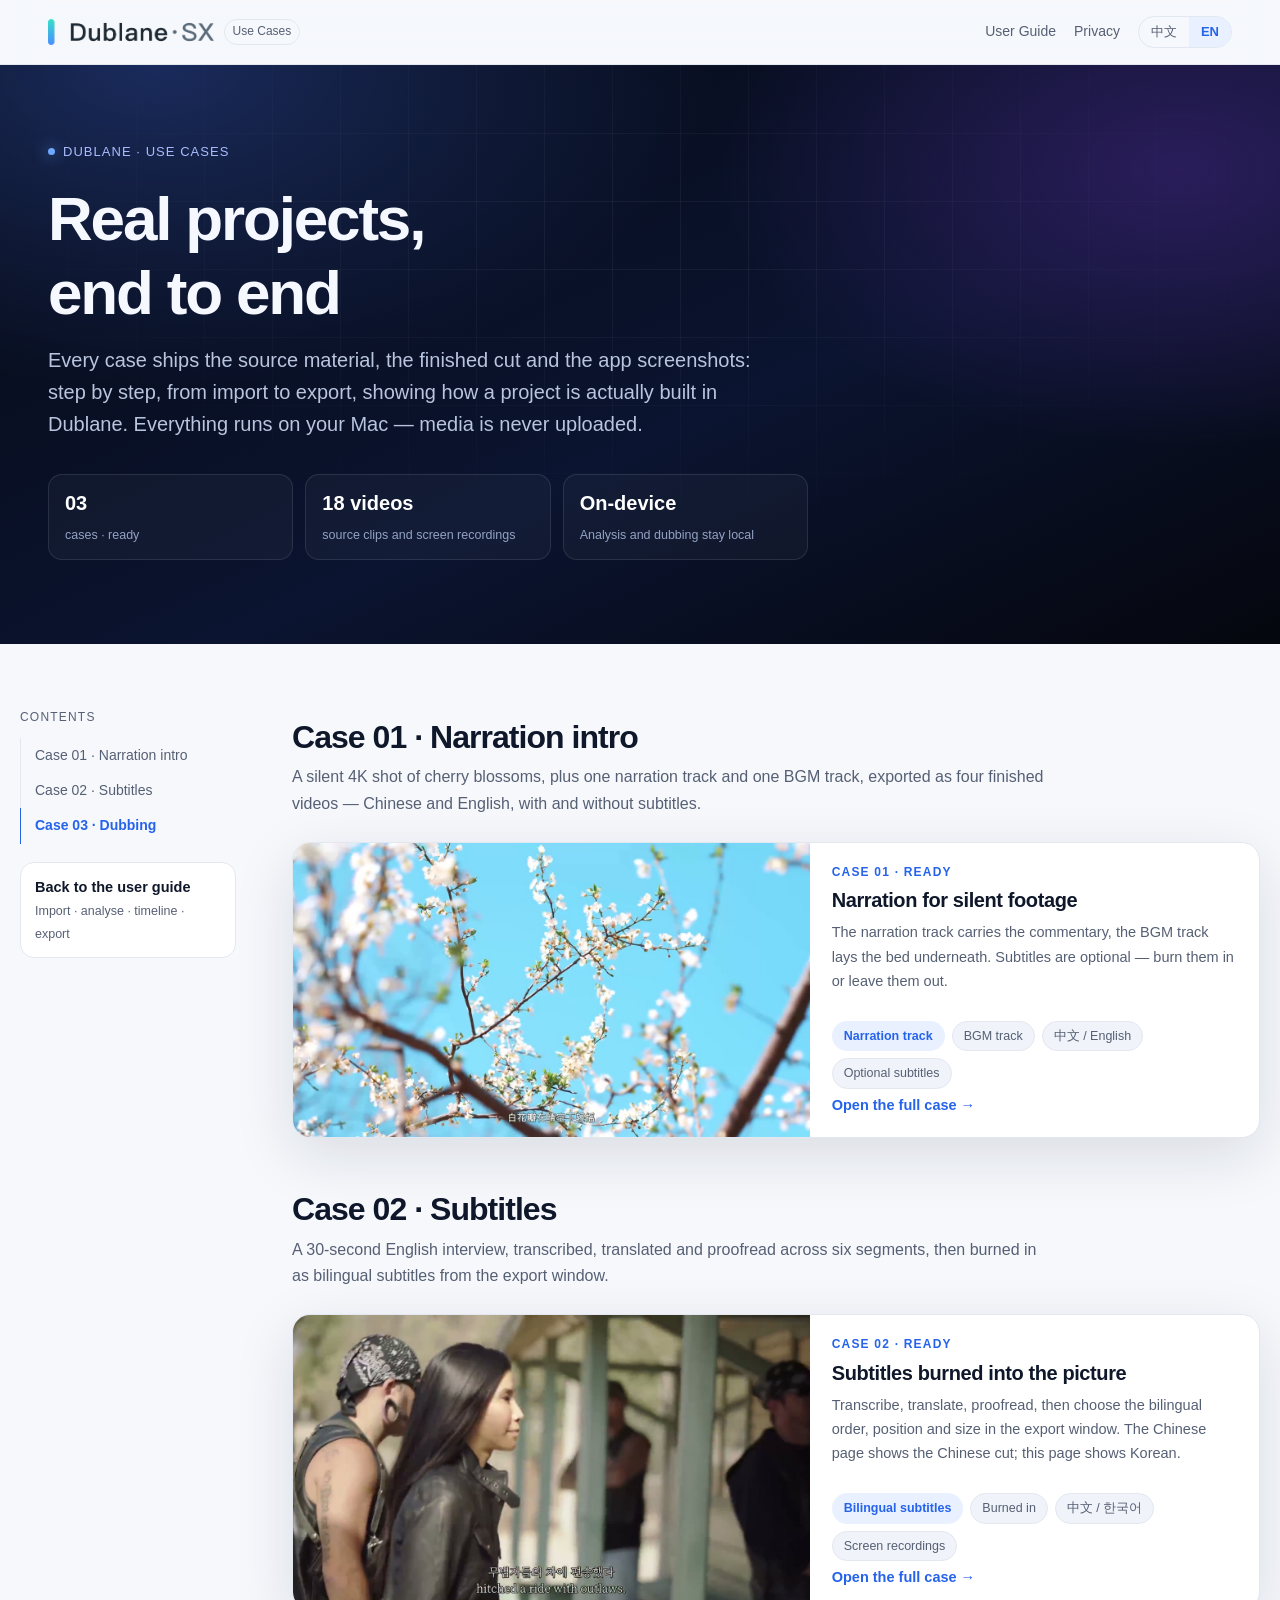
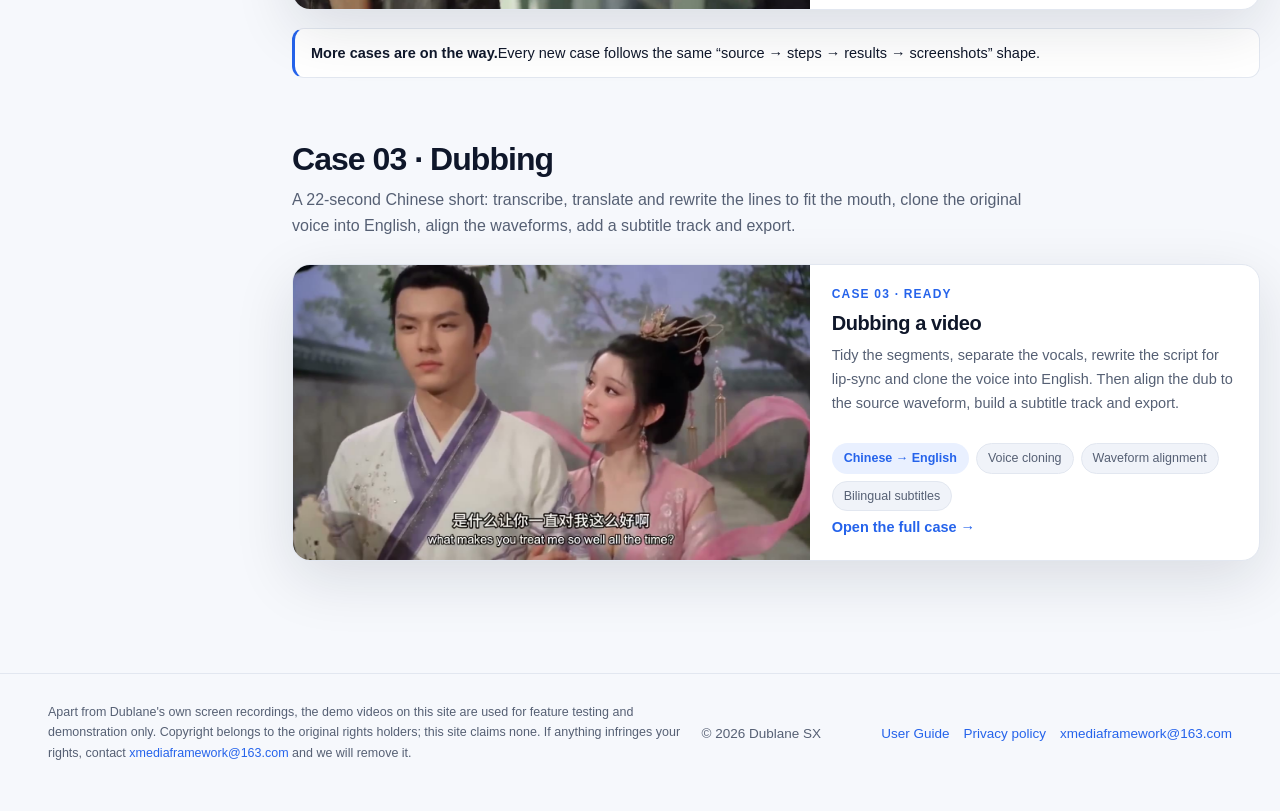
<file: help/en/cases/index.html>
<!DOCTYPE html>
<html lang="en">
<head>
<meta charset="utf-8">
<meta name="viewport" content="width=device-width, initial-scale=1">
<title>Dublane Use Cases · Real projects, end to end</title>
<meta name="description" content="Dublane use cases: narration, subtitles and dubbing — three complete case studies with source material, finished videos, screen recordings and app screenshots.">
<meta name="robots" content="index, follow">
<link rel="alternate" hreflang="zh-CN" href="https://wallace-sh-1218.github.io/dublane-sx-privacy/help/cases/">
<link rel="alternate" hreflang="en" href="https://wallace-sh-1218.github.io/dublane-sx-privacy/help/en/cases/">
<link rel="icon" href="../../assets/brand/icon.png">
<link rel="stylesheet" href="../../assets/guide.css">
</head>
<body>

<header class="site">
  <div class="wrap">
    <a class="brand" href="../../">
      <picture>
        <source srcset="../../assets/brand/wordmark-en-light.png" media="(prefers-color-scheme: light)">
        <img src="../../assets/brand/wordmark-en.png" alt="Dublane">
      </picture>
      <span class="tag">Use Cases</span>
    </a>
    <nav>
      <a class="hide-sm" href="../../">User Guide</a>
      <a class="hide-sm" href="../../">Privacy</a>
      <span class="lang"><a href="../">中文</a><a class="on" href="./">EN</a></span>
    </nav>
  </div>
</header>

<div class="hero">
  <div class="wrap">
    <div class="eyebrow">Dublane · Use Cases</div>
    <h1>Real projects,<br>end to end</h1>
    <p class="lead">Every case ships the source material, the finished cut and the app screenshots: step by step, from import to export,
      showing how a project is actually built in Dublane. Everything runs on your Mac — media is never uploaded.</p>
    <div class="stats">
      <div class="stat"><b>03</b><span>cases · ready</span></div>
      <div class="stat"><b>18 videos</b><span>source clips and screen recordings</span></div>
      <div class="stat"><b>On-device</b><span>Analysis and dubbing stay local</span></div>
    </div>
  </div>
</div>

<div class="wrap layout">
  <nav class="toc" aria-label="Contents">
    <div class="h">Contents</div>
    <ol>
      <li><a href="#case-01">Case 01 · Narration intro</a></li>
      <li><a href="#case-02">Case 02 · Subtitles</a></li>
      <li><a href="#case-03">Case 03 · Dubbing</a></li>
    </ol>
    <a class="tocCase" href="../../">
      <b>Back to the user guide</b>
      <span>Import · analyse · timeline · export</span>
    </a>
  </nav>

  <main>
    <section id="case-01" data-reveal>
      <h2>Case 01 · Narration intro</h2>
      <p class="sub">A silent 4K shot of cherry blossoms, plus one narration track and one BGM track, exported as four finished videos — Chinese and English, with and without subtitles.</p>
      <div class="caseGrid">
        <article class="caseCard">
          <div class="shot">
            <img src="../../assets/cases/narration/zh-sub.jpg" alt="Frame of the Chinese narration cut" loading="lazy" width="1280" height="720">
          </div>
          <div class="body">
            <div class="idx">Case 01 · Ready</div>
            <h3>Narration for silent footage</h3>
            <p>The narration track carries the commentary, the BGM track lays the bed underneath. Subtitles are optional — burn them in or leave them out.</p>
            <div class="chips">
              <span class="chip accent">Narration track</span>
              <span class="chip">BGM track</span>
              <span class="chip">中文 / English</span>
              <span class="chip">Optional subtitles</span>
            </div>
            <a class="more" href="narration/">Open the full case →</a>
          </div>
        </article>
      </div>
    </section>

    <section id="case-02" data-reveal>
      <h2>Case 02 · Subtitles</h2>
      <p class="sub">A 30-second English interview, transcribed, translated and proofread across six segments, then burned in as bilingual subtitles from the export window.</p>
      <div class="caseGrid">
        <article class="caseCard">
          <div class="shot">
            <img src="../../assets/cases/subtitles/sub-ko.jpg" alt="Frame of the Korean and English subtitle cut" loading="lazy" width="1280" height="720">
          </div>
          <div class="body">
            <div class="idx">Case 02 · Ready</div>
            <h3>Subtitles burned into the picture</h3>
            <p>Transcribe, translate, proofread, then choose the bilingual order, position and size in the export window. The Chinese page shows the Chinese cut; this page shows Korean.</p>
            <div class="chips">
              <span class="chip accent">Bilingual subtitles</span>
              <span class="chip">Burned in</span>
              <span class="chip">中文 / 한국어</span>
              <span class="chip">Screen recordings</span>
            </div>
            <a class="more" href="subtitles/">Open the full case →</a>
          </div>
        </article>
      </div>
      <div class="note"><b>More cases are on the way.</b>Every new case follows the same “source → steps → results → screenshots” shape.</div>
    </section>

    <section id="case-03" data-reveal>
      <h2>Case 03 · Dubbing</h2>
      <p class="sub">A 22-second Chinese short: transcribe, translate and rewrite the lines to fit the mouth, clone the original voice into English, align the waveforms, add a subtitle track and export.</p>
      <div class="caseGrid">
        <article class="caseCard">
          <div class="shot">
            <img src="../../assets/cases/dubbing/card.jpg" alt="Frame from the English dub of the Chinese short" loading="lazy" width="1280" height="720">
          </div>
          <div class="body">
            <div class="idx">Case 03 · Ready</div>
            <h3>Dubbing a video</h3>
            <p>Tidy the segments, separate the vocals, rewrite the script for lip-sync and clone the voice into English. Then align the dub to the source waveform, build a subtitle track and export.</p>
            <div class="chips">
              <span class="chip accent">Chinese → English</span>
              <span class="chip">Voice cloning</span>
              <span class="chip">Waveform alignment</span>
              <span class="chip">Bilingual subtitles</span>
            </div>
            <a class="more" href="dubbing/">Open the full case →</a>
          </div>
        </article>
      </div>
    </section>
  </main>
</div>

<footer class="site">
  <div class="wrap">
    <p class="legal">Apart from Dublane's own screen recordings, the demo videos on this site are used for feature testing and demonstration only. Copyright belongs to the original rights holders; this site claims none. If anything infringes your rights, contact <a href="mailto:xmediaframework@163.com">xmediaframework@163.com</a> and we will remove it.</p>
    <span>© 2026 Dublane SX</span>
    <span class="spacer"></span>
    <a href="../../">User Guide</a>
    <a href="../../">Privacy policy</a>
    <a href="mailto:xmediaframework@163.com">xmediaframework@163.com</a>
  </div>
</footer>

<script src="../../assets/guide.js"></script>
</body>
</html>
</file>
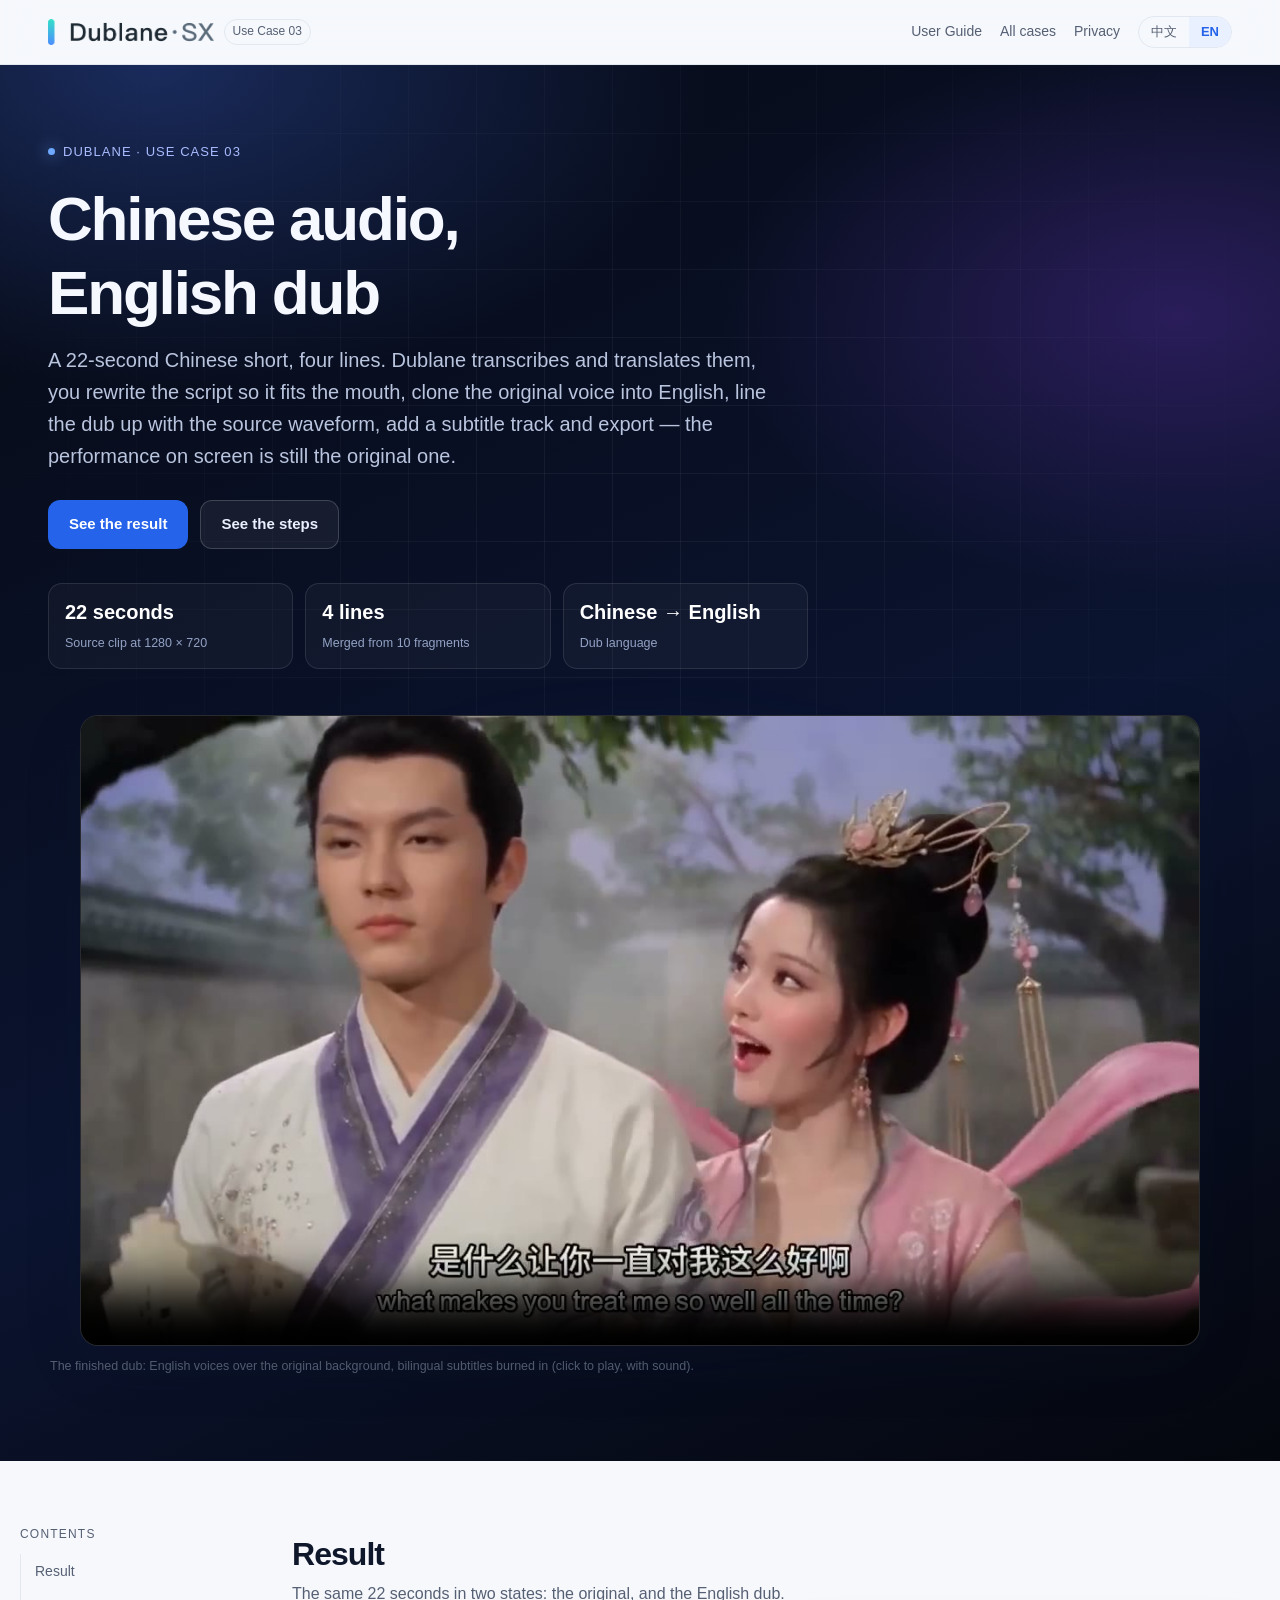
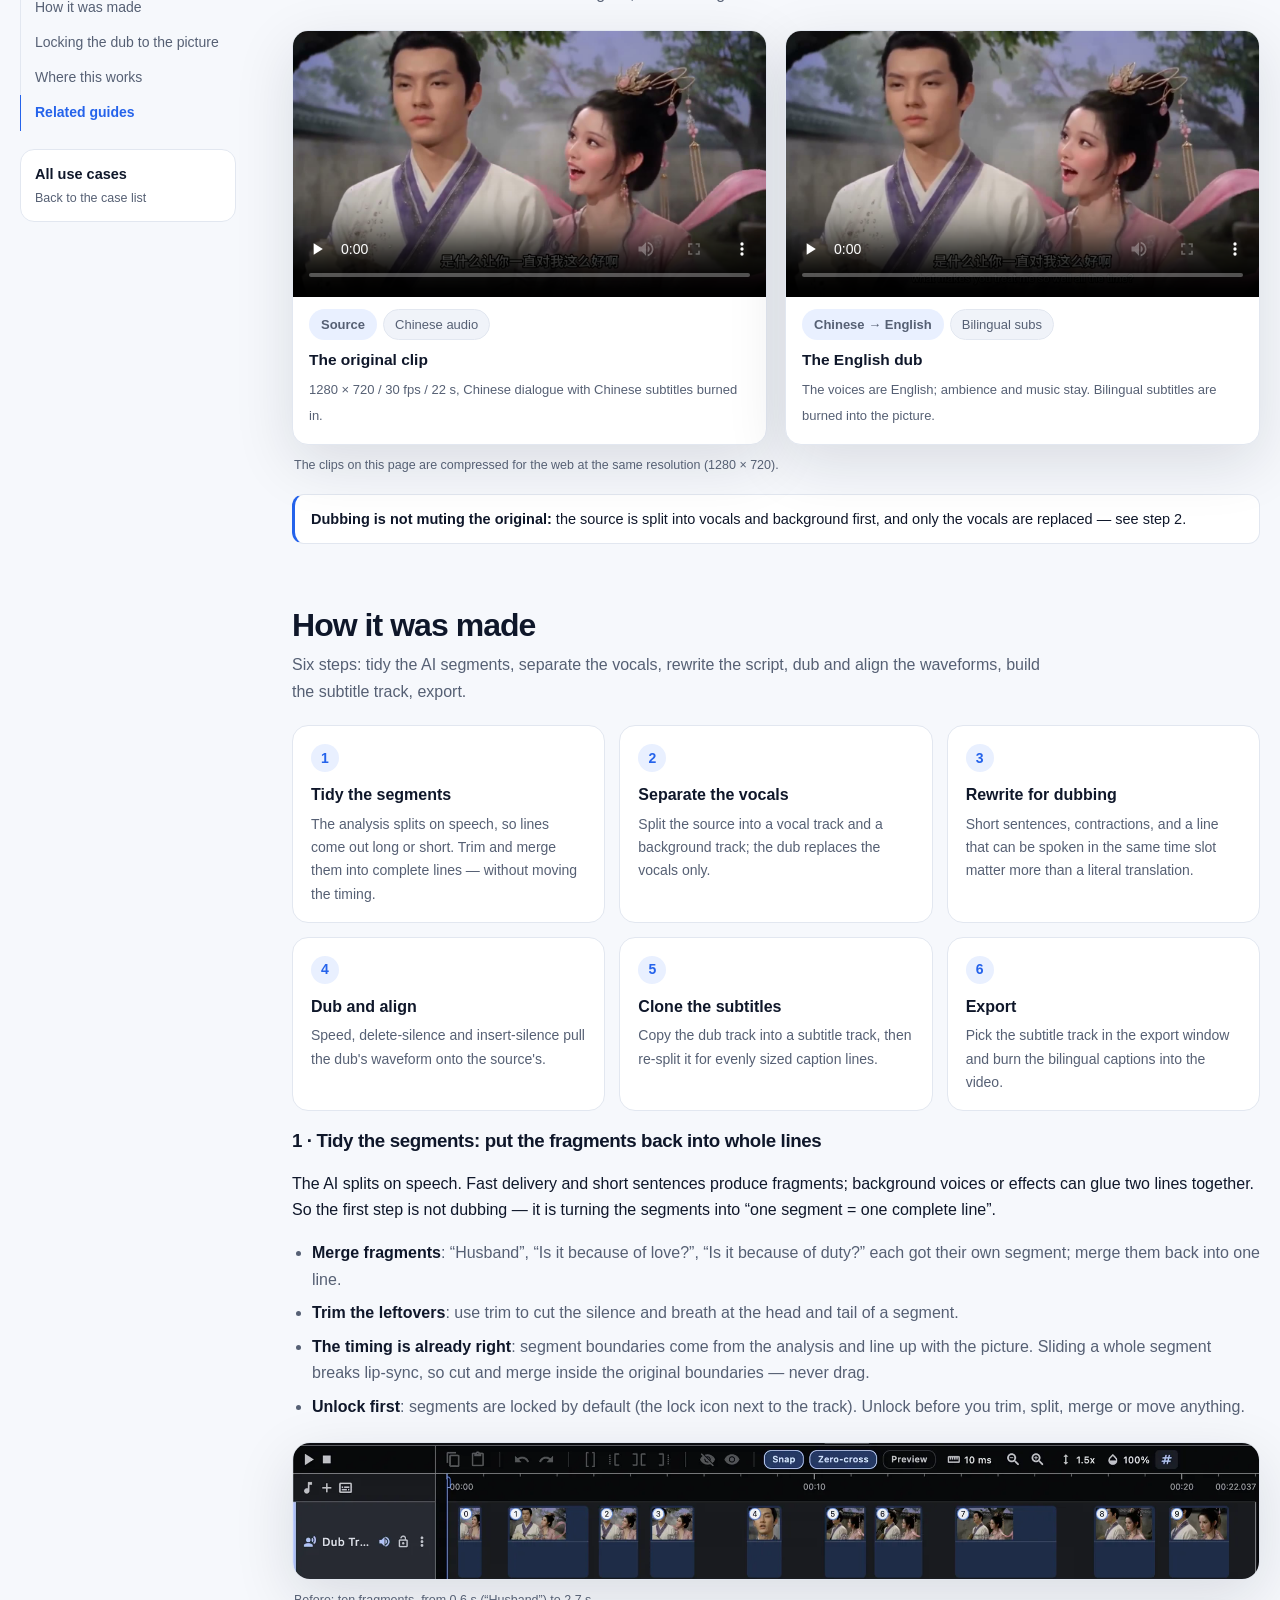
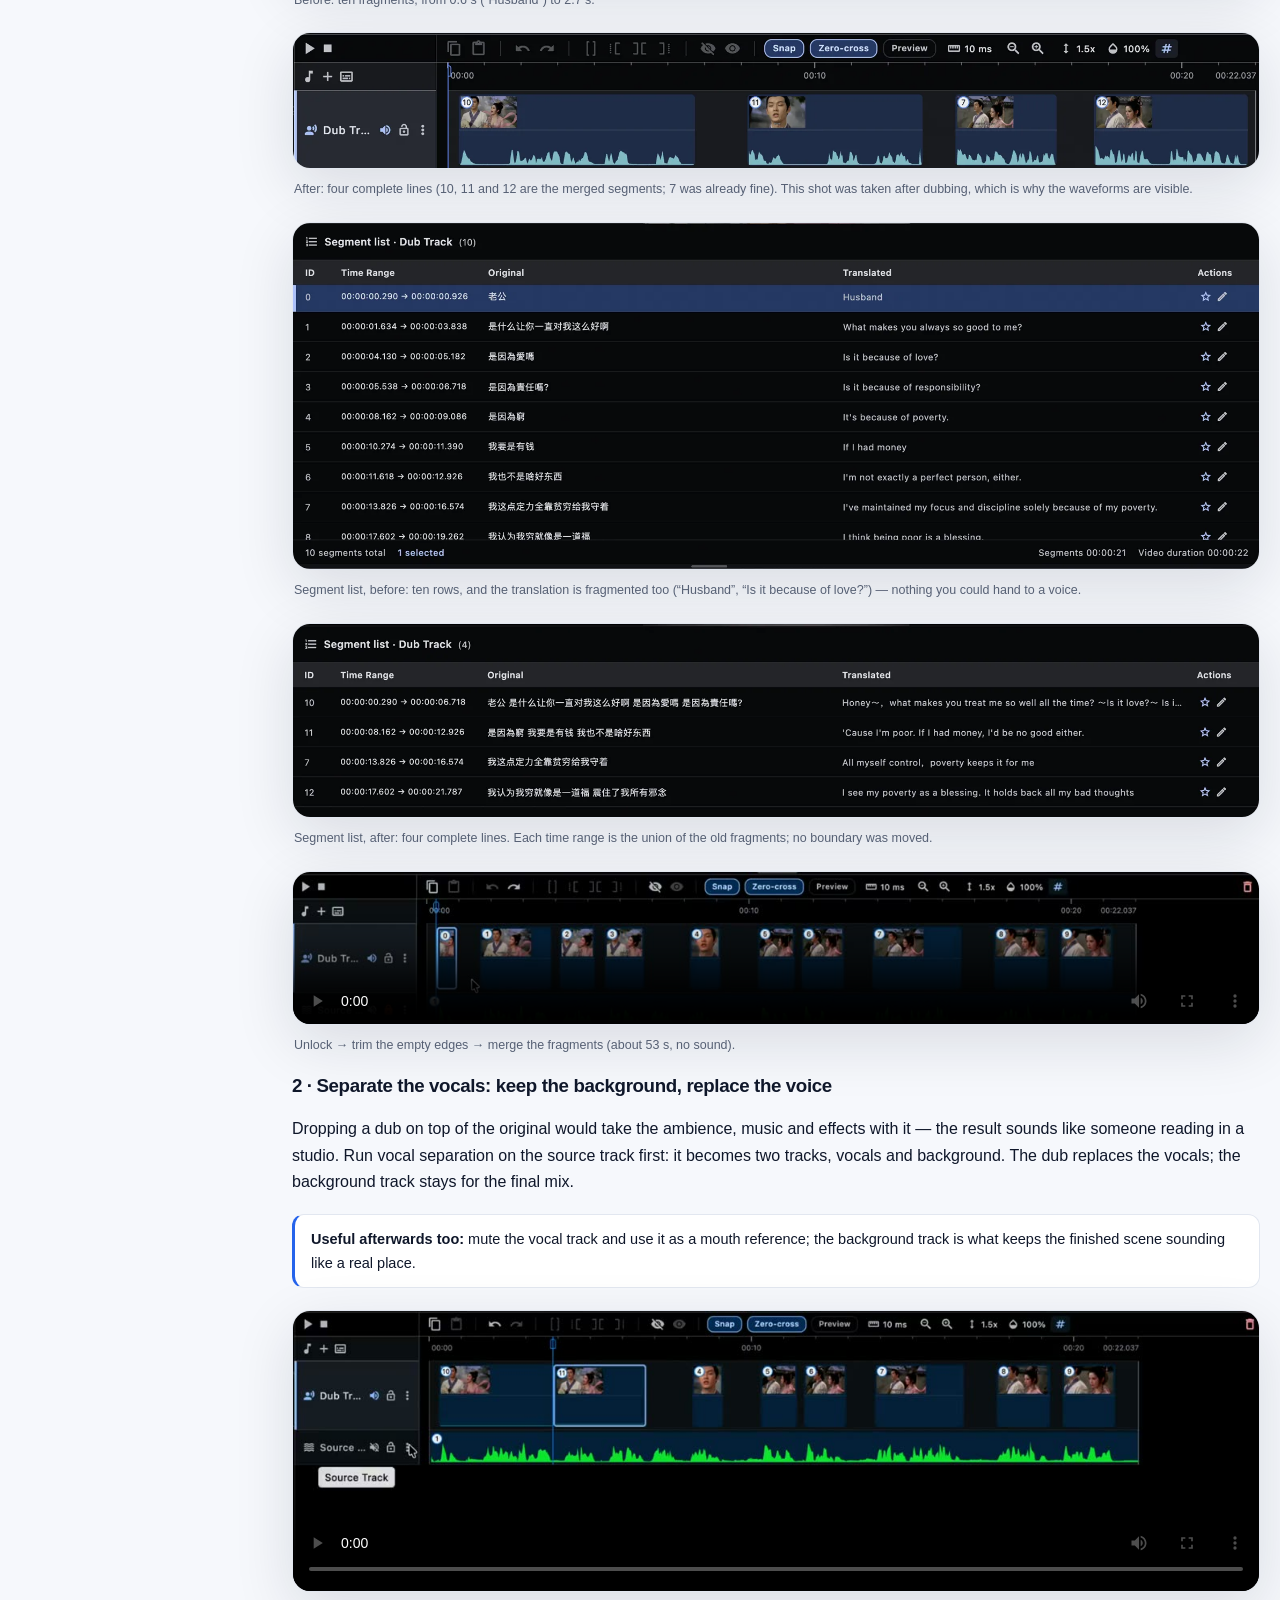
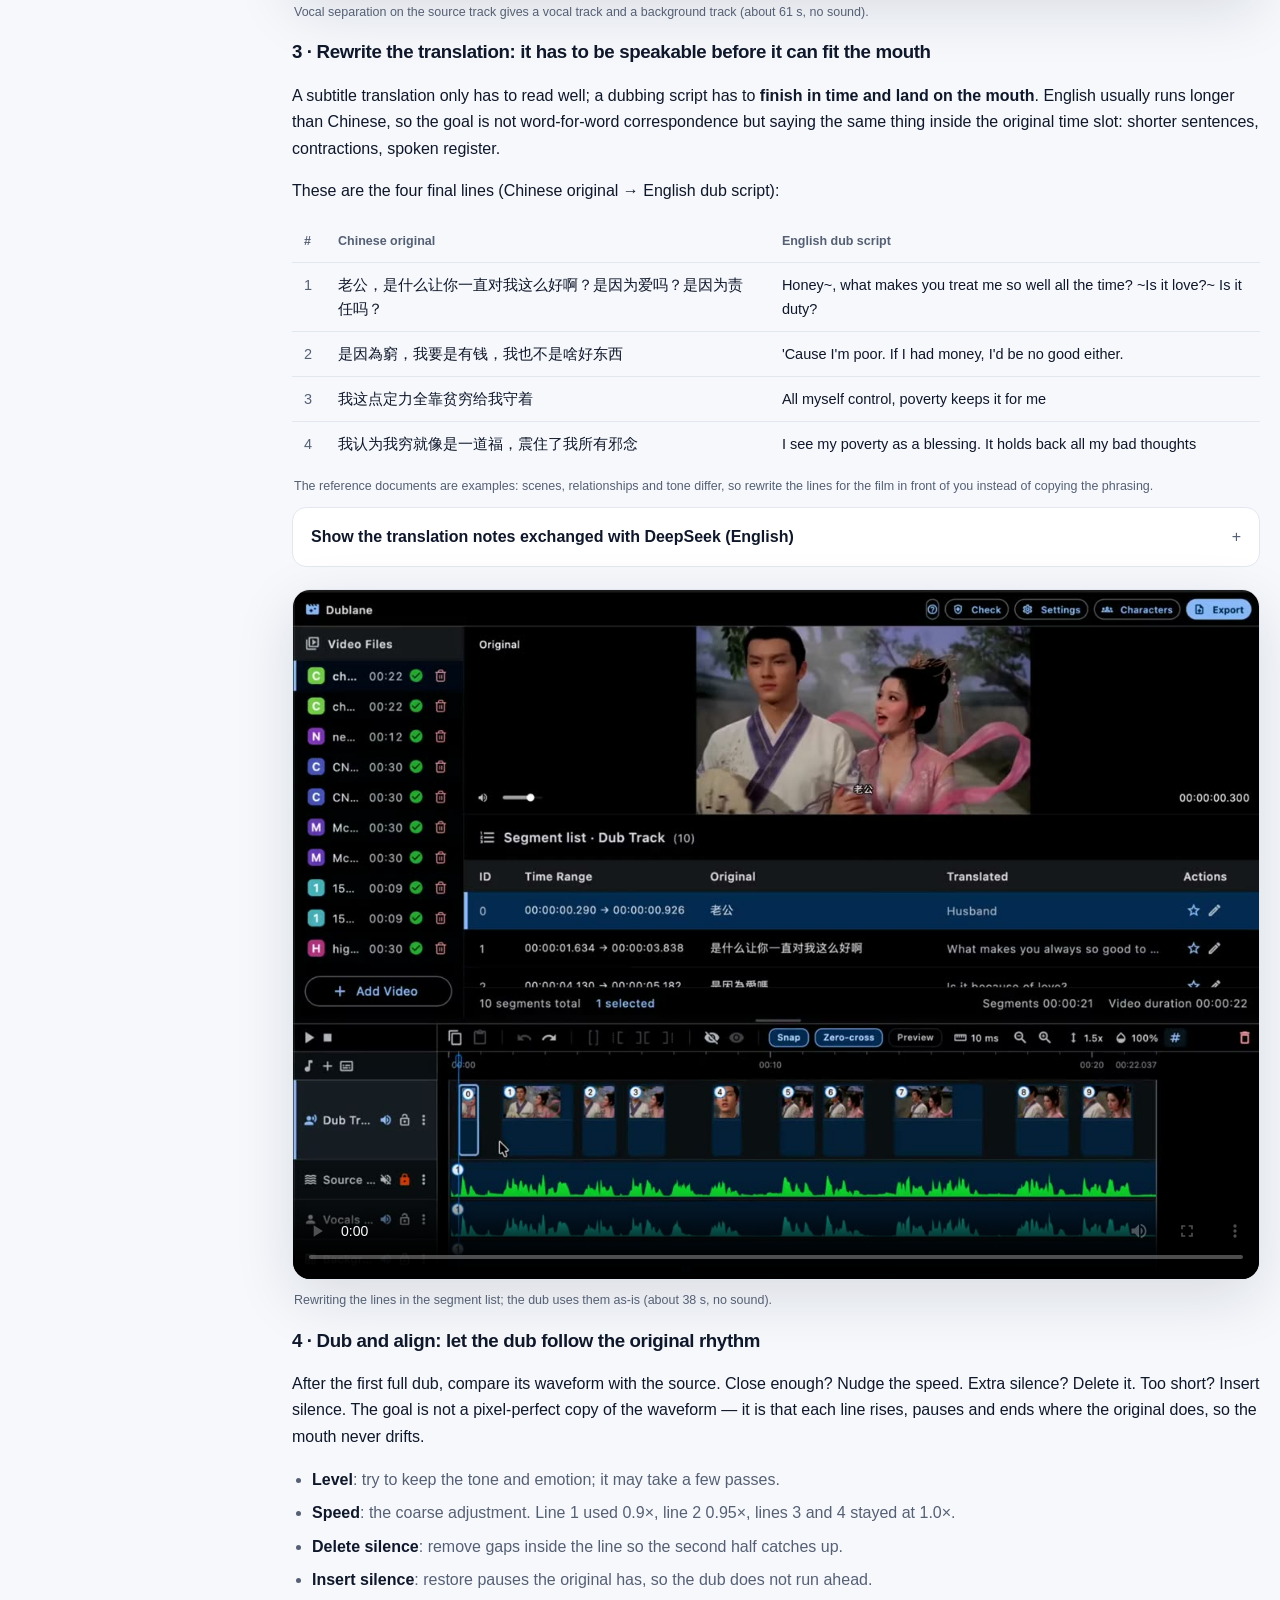
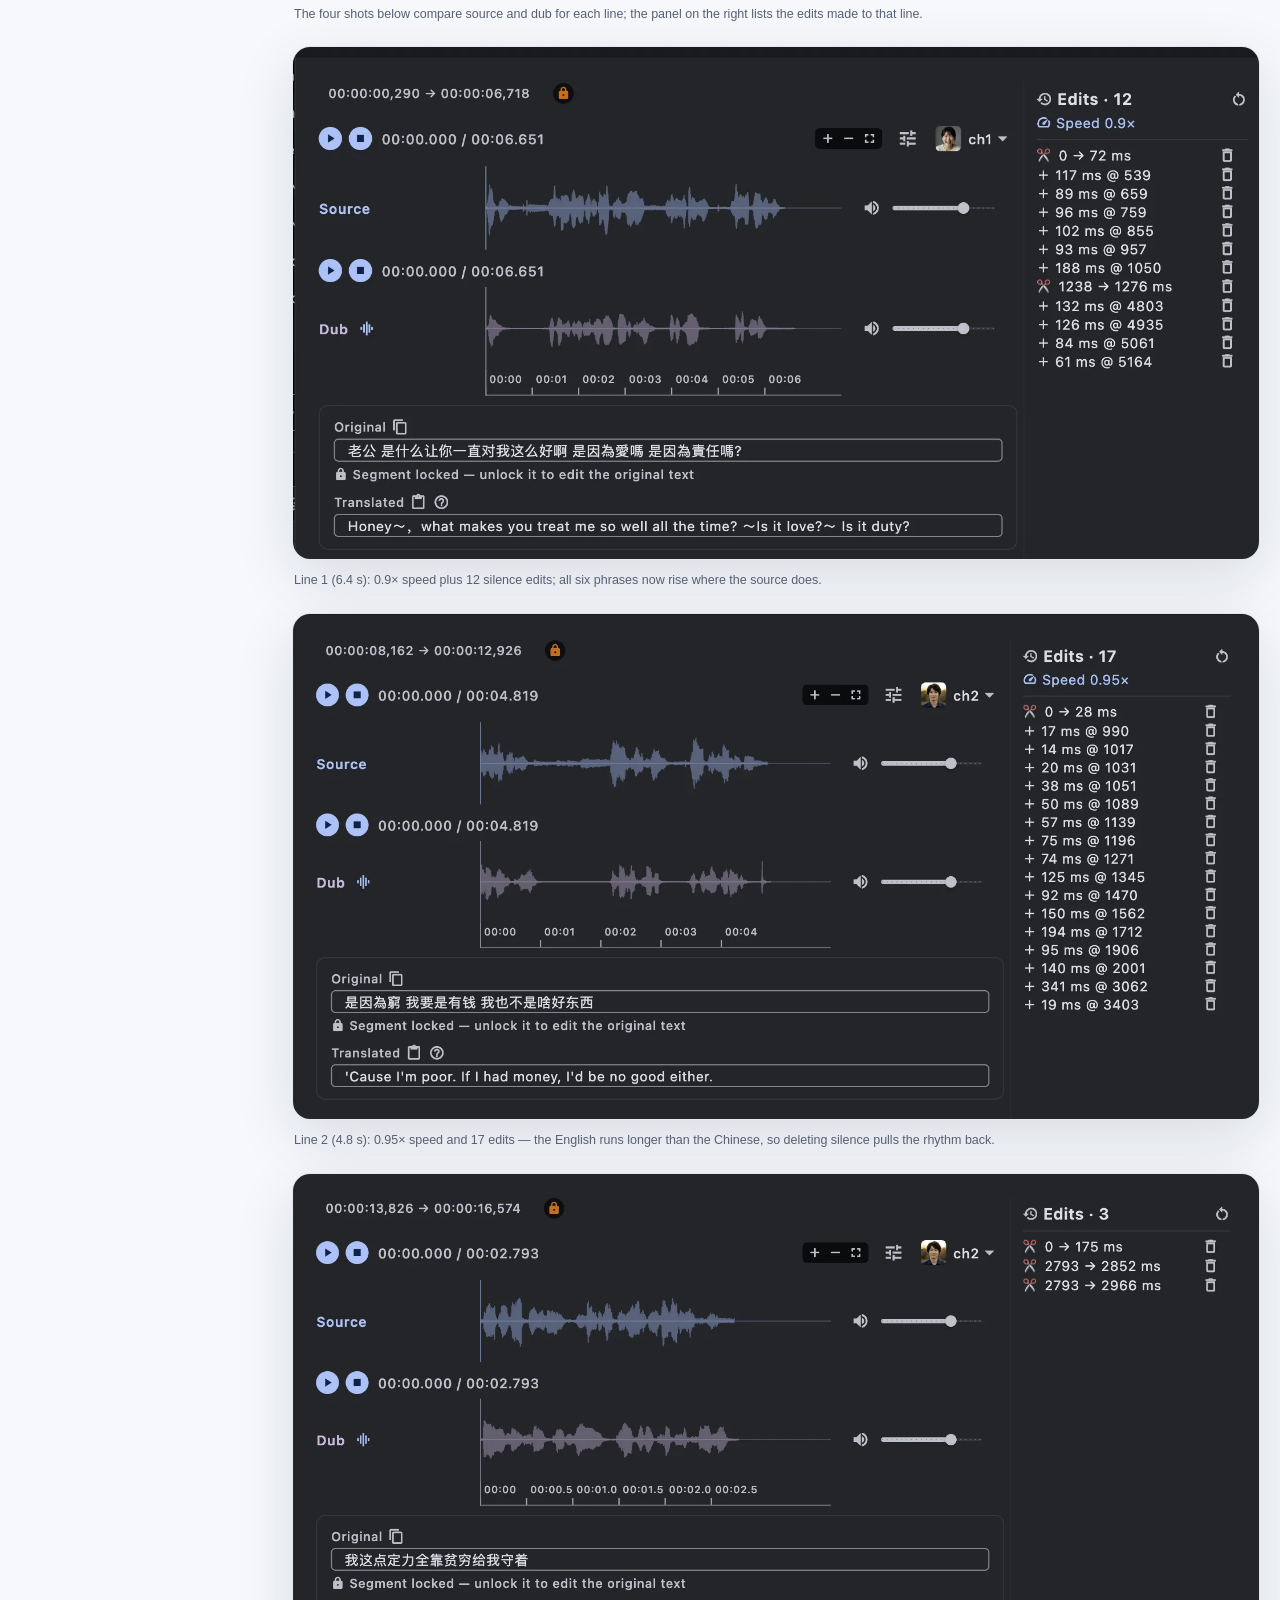
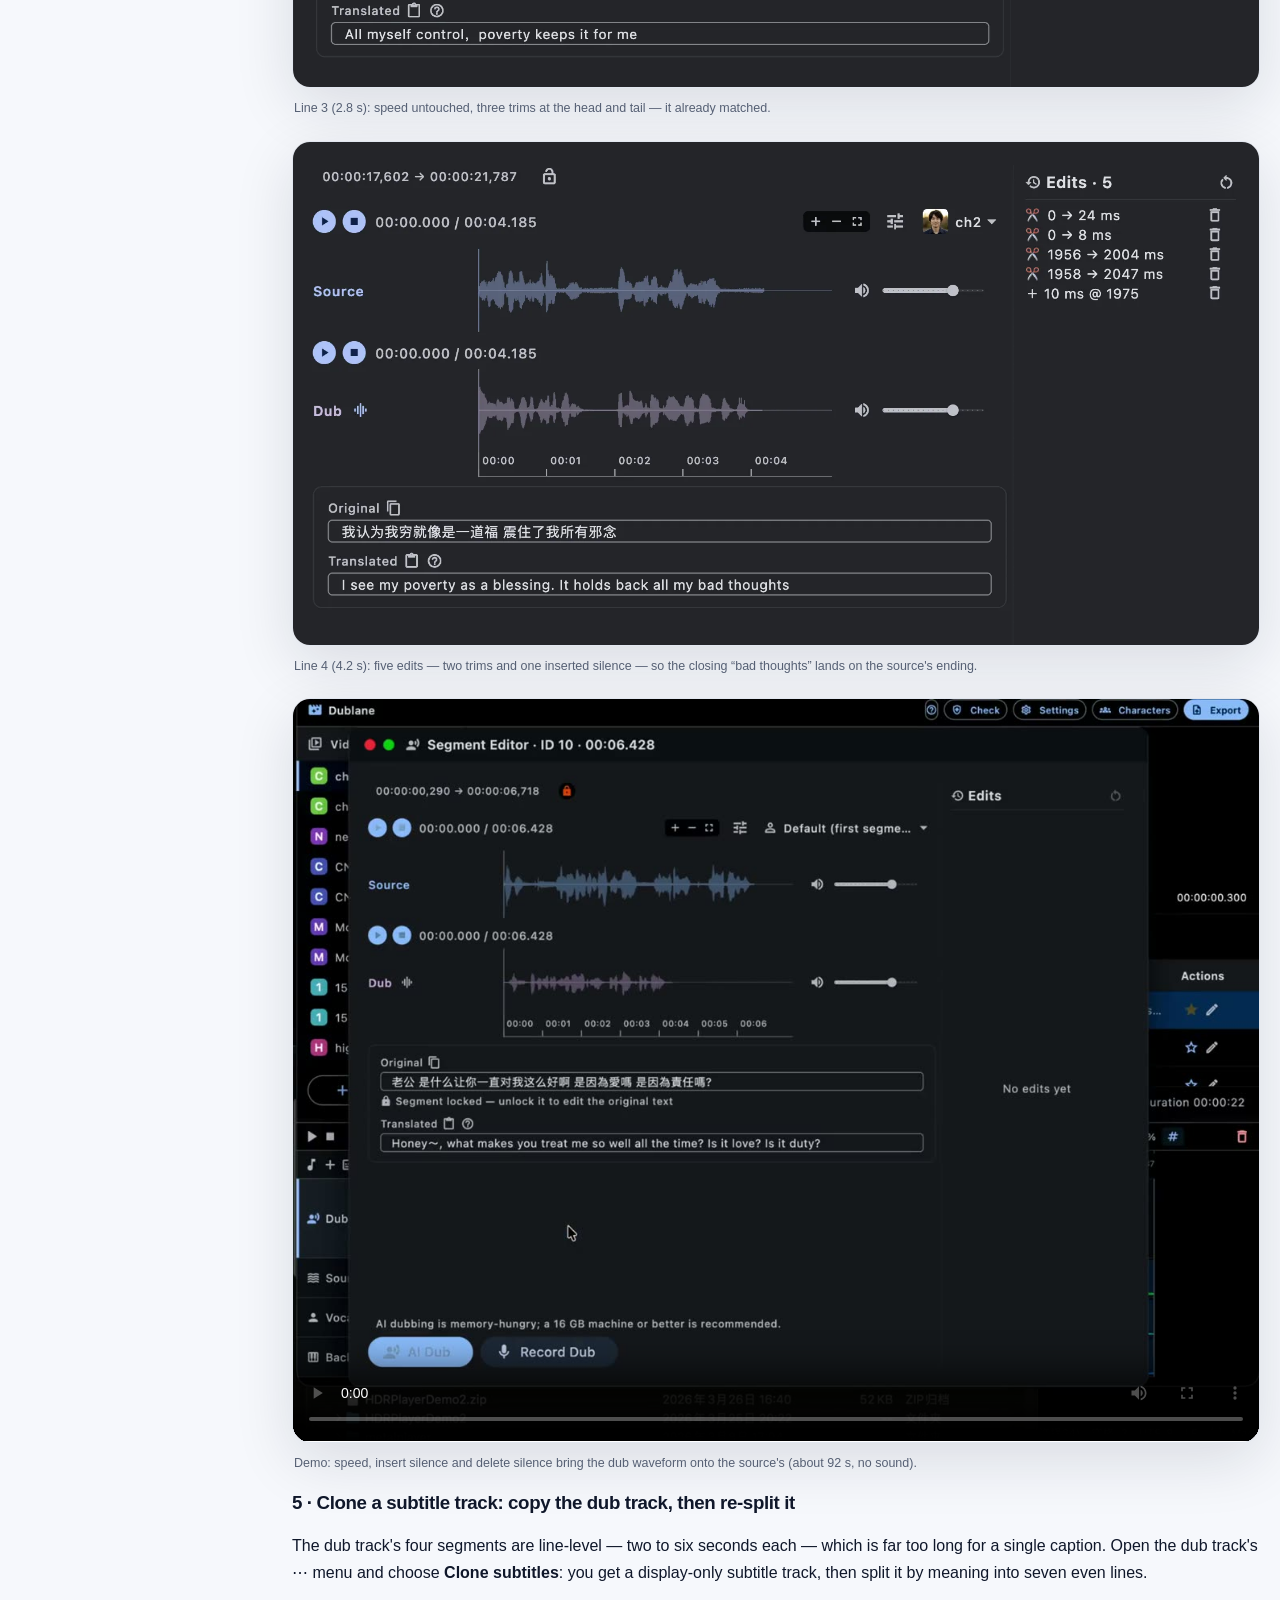
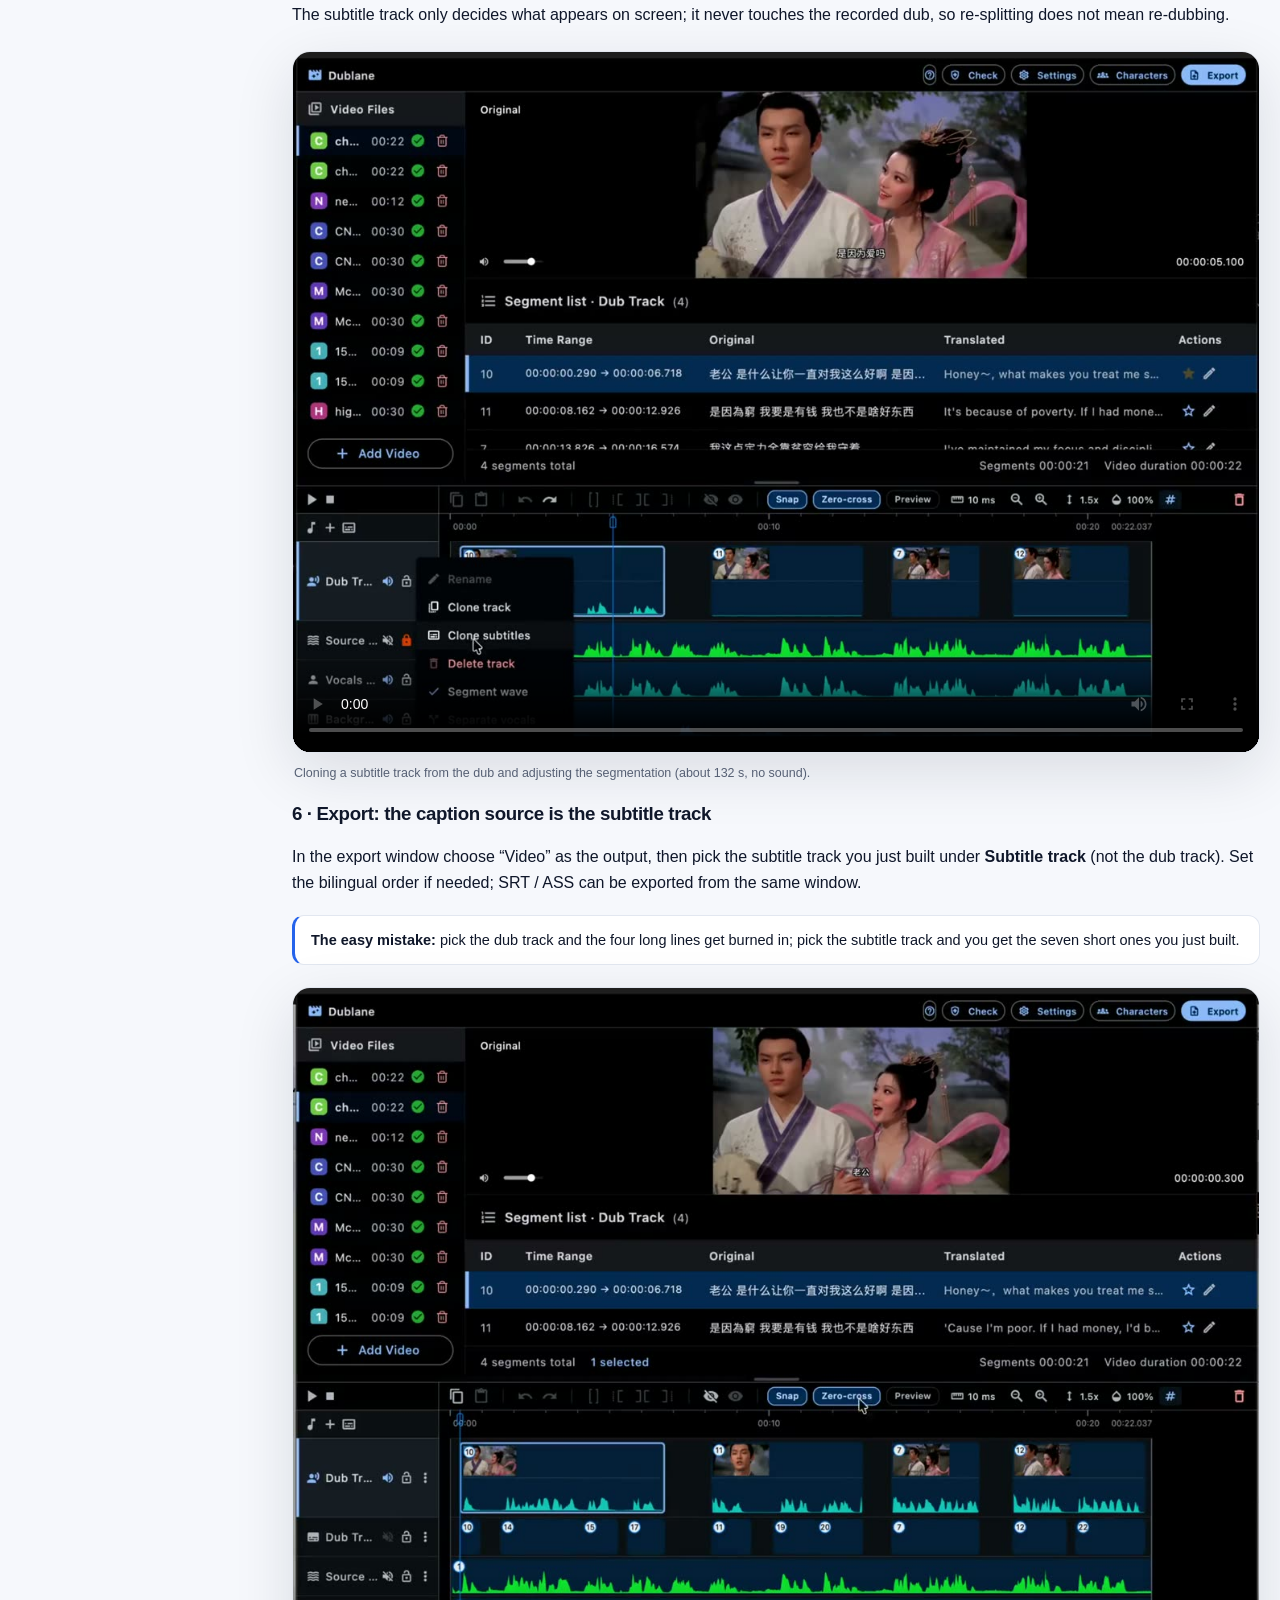
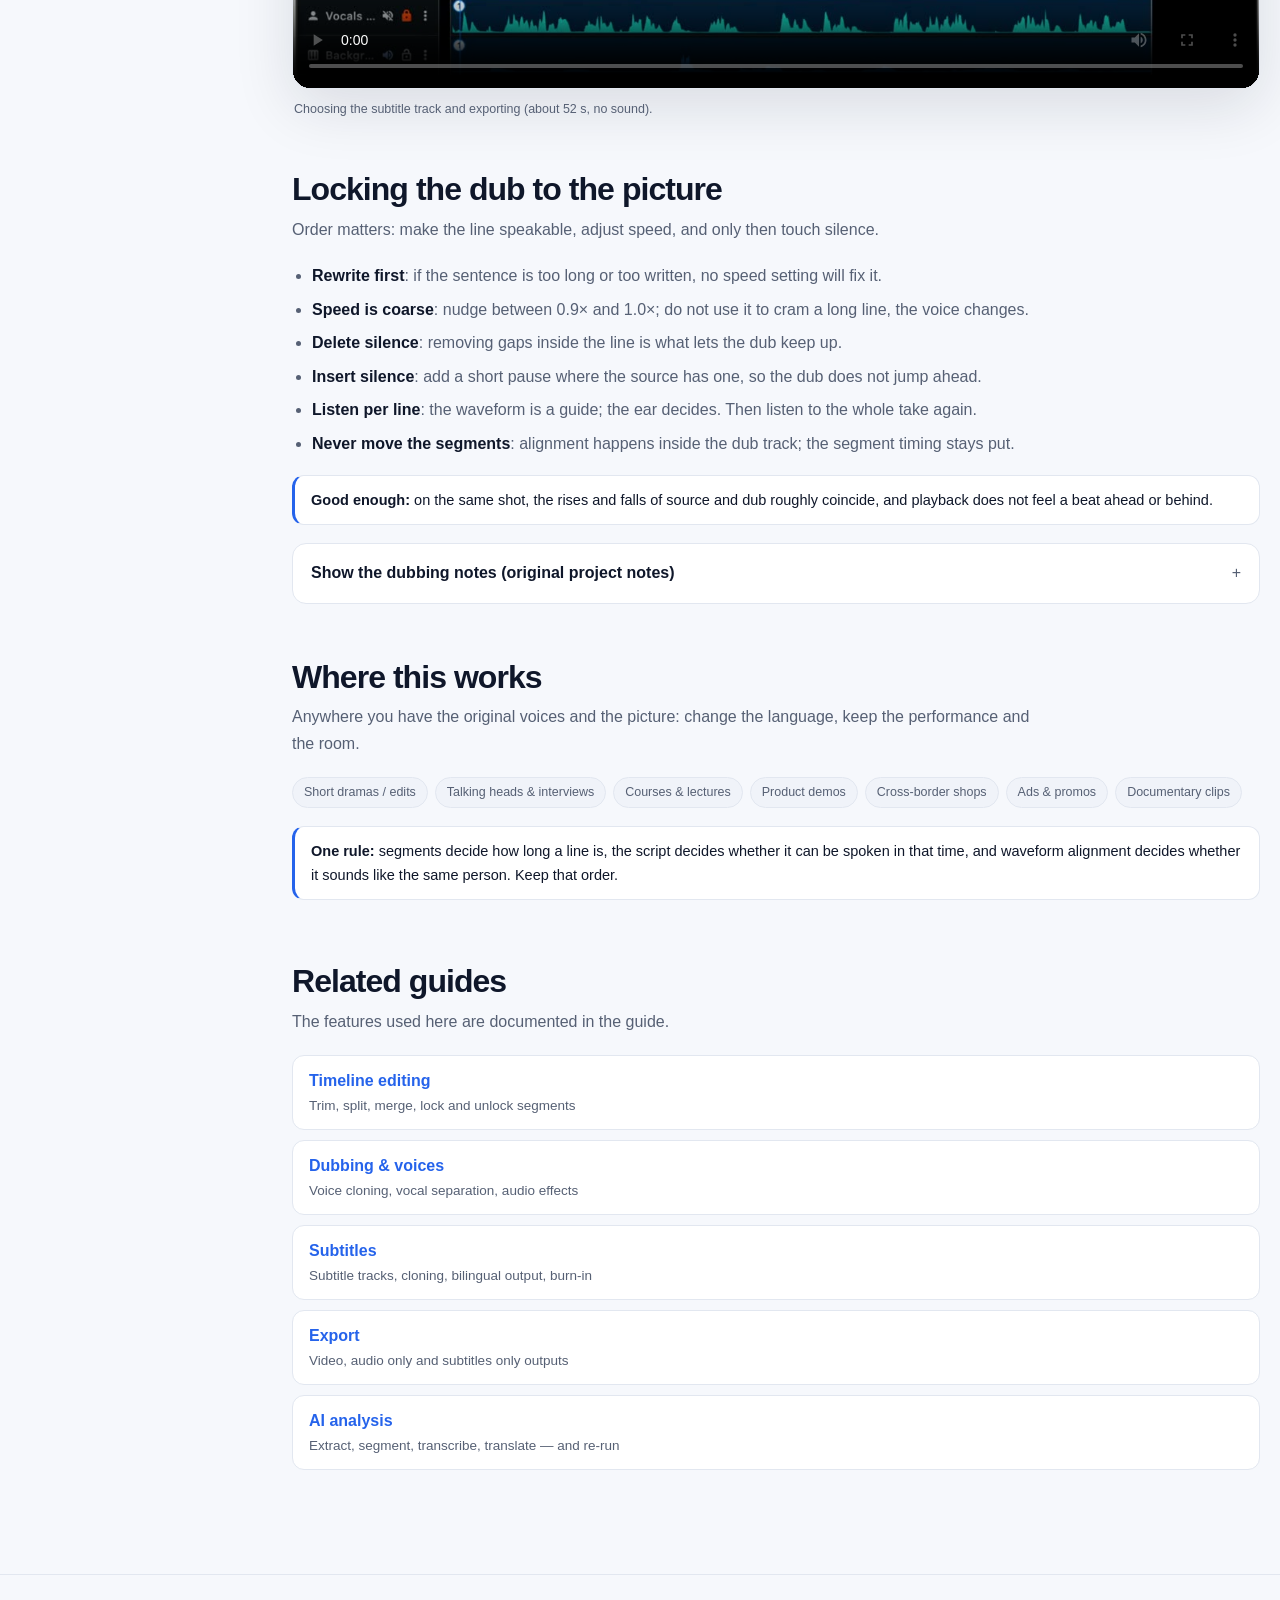
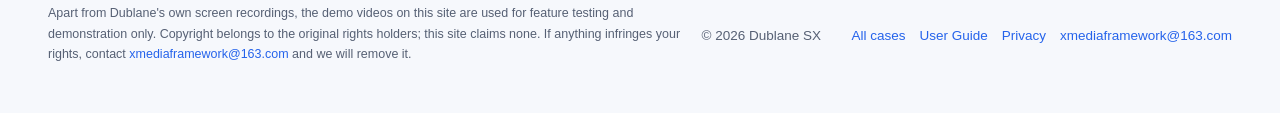
<file: help/en/cases/dubbing/index.html>
<!DOCTYPE html>
<html lang="en">
<head>
<meta charset="utf-8">
<meta name="viewport" content="width=device-width, initial-scale=1">
<title>Case 03 · Dubbing — Dublane Use Cases</title>
<meta name="description" content="Dublane case study: a 22-second Chinese short dubbed into English. Tidy the AI segments, separate the vocals, rewrite the script to fit the mouth, clone the voice and align the waveforms, clone a subtitle track, then export — with the source clip, the result and screen recordings.">
<meta name="robots" content="index, follow">
<link rel="alternate" hreflang="zh-CN" href="https://wallace-sh-1218.github.io/dublane-sx-privacy/help/cases/dubbing/">
<link rel="alternate" hreflang="en" href="https://wallace-sh-1218.github.io/dublane-sx-privacy/help/en/cases/dubbing/">
<link rel="icon" href="../../../assets/brand/icon.png">
<link rel="stylesheet" href="../../../assets/guide.css">
</head>
<body>

<header class="site">
  <div class="wrap">
    <a class="brand" href="../../../">
      <picture>
        <source srcset="../../../assets/brand/wordmark-en-light.png" media="(prefers-color-scheme: light)">
        <img src="../../../assets/brand/wordmark-en.png" alt="Dublane">
      </picture>
      <span class="tag">Use Case 03</span>
    </a>
    <nav>
      <a class="hide-sm" href="../../../">User Guide</a>
      <a class="hide-sm" href="../">All cases</a>
      <a class="hide-sm" href="../../../">Privacy</a>
      <span class="lang"><a href="../../cases/dubbing/">中文</a><a class="on" href="./">EN</a></span>
    </nav>
  </div>
</header>

<div class="hero">
  <div class="wrap">
    <div class="eyebrow">Dublane · Use Case 03</div>
    <h1>Chinese audio,<br>English dub</h1>
    <p class="lead">A 22-second Chinese short, four lines. Dublane transcribes and translates them, you rewrite
      the script so it fits the mouth, clone the original voice into English, line the dub up with the source
      waveform, add a subtitle track and export — the performance on screen is still the original one.</p>
    <div class="cta">
      <a class="btn" href="#result">See the result</a>
      <a class="btn ghost" href="#steps">See the steps</a>
    </div>
    <div class="stats">
      <div class="stat"><b>22 seconds</b><span>Source clip at 1280 × 720</span></div>
      <div class="stat"><b>4 lines</b><span>Merged from 10 fragments</span></div>
      <div class="stat"><b>Chinese → English</b><span>Dub language</span></div>
    </div>
    <div class="heroMedia">
      <div class="glow"></div>
      <figure class="media">
        <video controls playsinline preload="none" poster="../../../assets/cases/dubbing/dubbed.jpg">
          <source src="../../../assets/cases/dubbing/dubbed.mp4" type="video/mp4">
        </video>
      </figure>
      <p class="caption">The finished dub: English voices over the original background, bilingual subtitles burned in (click to play, with sound).</p>
    </div>
  </div>
</div>

<div class="wrap layout">
  <nav class="toc" aria-label="Contents">
    <div class="h">Contents</div>
    <ol>
      <li><a href="#result">Result</a></li>
      <li><a href="#steps">How it was made</a></li>
      <li><a href="#align">Locking the dub to the picture</a></li>
      <li><a href="#reuse">Where this works</a></li>
      <li><a href="#related">Related guides</a></li>
    </ol>
    <a class="tocCase" href="../">
      <b>All use cases</b>
      <span>Back to the case list</span>
    </a>
  </nav>

  <main>

    <section id="result" data-reveal>
      <h2>Result</h2>
      <p class="sub">The same 22 seconds in two states: the original, and the English dub.</p>
      <div class="videoGrid">
        <article class="videoCard">
          <div class="media">
            <video controls playsinline preload="none" poster="../../../assets/cases/dubbing/source.jpg">
              <source src="../../../assets/cases/dubbing/source.mp4" type="video/mp4">
            </video>
          </div>
          <div class="meta">
            <div class="flags"><span class="chip accent">Source</span><span class="chip">Chinese audio</span></div>
            <b>The original clip</b>
            <span>1280 × 720 / 30 fps / 22 s, Chinese dialogue with Chinese subtitles burned in.</span>
          </div>
        </article>
        <article class="videoCard">
          <div class="media">
            <video controls playsinline preload="none" poster="../../../assets/cases/dubbing/dubbed.jpg">
              <source src="../../../assets/cases/dubbing/dubbed.mp4" type="video/mp4">
            </video>
          </div>
          <div class="meta">
            <div class="flags"><span class="chip accent">Chinese → English</span><span class="chip">Bilingual subs</span></div>
            <b>The English dub</b>
            <span>The voices are English; ambience and music stay. Bilingual subtitles are burned into the picture.</span>
          </div>
        </article>
      </div>
      <p class="caption">The clips on this page are compressed for the web at the same resolution (1280 × 720).</p>
      <div class="note"><b>Dubbing is not muting the original:</b> the source is split into vocals and background
        first, and only the vocals are replaced — see step 2.</div>
    </section>

    <section id="steps" data-reveal>
      <h2>How it was made</h2>
      <p class="sub">Six steps: tidy the AI segments, separate the vocals, rewrite the script, dub and align the
        waveforms, build the subtitle track, export.</p>
      <div class="grid3">
        <div class="card">
          <div class="num">1</div>
          <b>Tidy the segments</b>
          <p>The analysis splits on speech, so lines come out long or short. Trim and merge them into complete
            lines — without moving the timing.</p>
        </div>
        <div class="card">
          <div class="num">2</div>
          <b>Separate the vocals</b>
          <p>Split the source into a vocal track and a background track; the dub replaces the vocals only.</p>
        </div>
        <div class="card">
          <div class="num">3</div>
          <b>Rewrite for dubbing</b>
          <p>Short sentences, contractions, and a line that can be spoken in the same time slot matter more
            than a literal translation.</p>
        </div>
        <div class="card">
          <div class="num">4</div>
          <b>Dub and align</b>
          <p>Speed, delete-silence and insert-silence pull the dub's waveform onto the source's.</p>
        </div>
        <div class="card">
          <div class="num">5</div>
          <b>Clone the subtitles</b>
          <p>Copy the dub track into a subtitle track, then re-split it for evenly sized caption lines.</p>
        </div>
        <div class="card">
          <div class="num">6</div>
          <b>Export</b>
          <p>Pick the subtitle track in the export window and burn the bilingual captions into the video.</p>
        </div>
      </div>

      <h3>1 · Tidy the segments: put the fragments back into whole lines</h3>
      <p>The AI splits on speech. Fast delivery and short sentences produce fragments; background voices or
        effects can glue two lines together. So the first step is not dubbing — it is turning the segments into
        “one segment = one complete line”.</p>
      <ul class="list">
        <li><b>Merge fragments</b>: “Husband”, “Is it because of love?”, “Is it because of duty?” each got their
          own segment; merge them back into one line.</li>
        <li><b>Trim the leftovers</b>: use trim to cut the silence and breath at the head and tail of a segment.</li>
        <li><b>The timing is already right</b>: segment boundaries come from the analysis and line up with the
          picture. Sliding a whole segment breaks lip-sync, so cut and merge inside the original boundaries —
          never drag.</li>
        <li><b>Unlock first</b>: segments are locked by default (the lock icon next to the track). Unlock before
          you trim, split, merge or move anything.</li>
      </ul>

      <figure>
        <div class="media">
          <img src="../../../assets/cases/dubbing/step1-timeline-before.webp" alt="The timeline before: ten fragments of very different lengths" loading="lazy" width="1800" height="252">
        </div>
        <figcaption class="caption">Before: ten fragments, from 0.6 s (“Husband”) to 2.7 s.</figcaption>
      </figure>

      <figure>
        <div class="media">
          <img src="../../../assets/cases/dubbing/step1-timeline-after.webp" alt="The timeline after: four complete lines" loading="lazy" width="1800" height="252">
        </div>
        <figcaption class="caption">After: four complete lines (10, 11 and 12 are the merged segments; 7 was
          already fine). This shot was taken after dubbing, which is why the waveforms are visible.</figcaption>
      </figure>

      <figure>
        <div class="media">
          <img src="../../../assets/cases/dubbing/step1-segments-before.webp" alt="The segment list before: ten rows, original and translation both fragmented" loading="lazy" width="1800" height="644">
        </div>
        <figcaption class="caption">Segment list, before: ten rows, and the translation is fragmented too
          (“Husband”, “Is it because of love?”) — nothing you could hand to a voice.</figcaption>
      </figure>

      <figure>
        <div class="media">
          <img src="../../../assets/cases/dubbing/step1-segments-after.webp" alt="The segment list after: four complete lines with dub-ready translations" loading="lazy" width="1800" height="360">
        </div>
        <figcaption class="caption">Segment list, after: four complete lines. Each time range is the union of the
          old fragments; no boundary was moved.</figcaption>
      </figure>

      <figure>
        <div class="media">
          <video controls playsinline preload="metadata" poster="../../../assets/cases/dubbing/step1-split-merge.jpg">
            <source src="../../../assets/cases/dubbing/step1-split-merge.mp4" type="video/mp4">
          </video>
        </div>
        <figcaption class="caption">Unlock → trim the empty edges → merge the fragments (about 53 s, no sound).</figcaption>
      </figure>

      <h3>2 · Separate the vocals: keep the background, replace the voice</h3>
      <p>Dropping a dub on top of the original would take the ambience, music and effects with it — the result
        sounds like someone reading in a studio. Run vocal separation on the source track first: it becomes two
        tracks, vocals and background. The dub replaces the vocals; the background track stays for the final mix.</p>
      <div class="note"><b>Useful afterwards too:</b> mute the vocal track and use it as a mouth reference;
        the background track is what keeps the finished scene sounding like a real place.</div>
      <figure>
        <div class="media">
          <video controls playsinline preload="metadata" poster="../../../assets/cases/dubbing/step2-vocals.jpg">
            <source src="../../../assets/cases/dubbing/step2-vocals.mp4" type="video/mp4">
          </video>
        </div>
        <figcaption class="caption">Vocal separation on the source track gives a vocal track and a background track (about 61 s, no sound).</figcaption>
      </figure>

      <h3>3 · Rewrite the translation: it has to be speakable before it can fit the mouth</h3>
      <p>A subtitle translation only has to read well; a dubbing script has to <b>finish in time and land on the
        mouth</b>. English usually runs longer than Chinese, so the goal is not word-for-word correspondence but
        saying the same thing inside the original time slot: shorter sentences, contractions, spoken register.</p>
      <p>These are the four final lines (Chinese original → English dub script):</p>
      <table class="lines">
        <thead>
          <tr><th>#</th><th>Chinese original</th><th>English dub script</th></tr>
        </thead>
        <tbody>
          <tr>
            <td>1</td>
            <td>老公，是什么让你一直对我这么好啊？是因为爱吗？是因为责任吗？</td>
            <td>Honey~, what makes you treat me so well all the time? ~Is it love?~ Is it duty?</td>
          </tr>
          <tr>
            <td>2</td>
            <td>是因為窮，我要是有钱，我也不是啥好东西</td>
            <td>'Cause I'm poor. If I had money, I'd be no good either.</td>
          </tr>
          <tr>
            <td>3</td>
            <td>我这点定力全靠贫穷给我守着</td>
            <td>All myself control, poverty keeps it for me</td>
          </tr>
          <tr>
            <td>4</td>
            <td>我认为我穷就像是一道福，震住了我所有邪念</td>
            <td>I see my poverty as a blessing. It holds back all my bad thoughts</td>
          </tr>
        </tbody>
      </table>
      <p class="caption">The reference documents are examples: scenes, relationships and tone differ, so rewrite
        the lines for the film in front of you instead of copying the phrasing.</p>

      <details class="faq">
        <summary>Show the translation notes exchanged with DeepSeek (English)</summary>
        <p><b>Dubbing Script Comparison Document</b><br>
          Purpose: This document provides English dubbing scripts adapted for lip-sync. Short sentences and
          natural rhythm are used to match the Chinese original as closely as possible, ensuring the translation
          meets dubbing requirements and lip movements stay consistent.</p>
        <p><b>Line 1</b><br>
          Chinese original: 老公，是什么让你一直对我这么好啊？是因为爱吗？是因为责任吗？<br>
          English dubbing script: Honey, what makes you treat me so well all the time? Is it love? Is it duty?<br>
          Lip-sync note: “Honey” matches “老公”; the longer middle phrase matches the continuous mouth movement
          of “是什么让你一直对我这么好啊”; “Is it love?” and “Is it duty?” are short and clean for the two
          question endings.<br>
          Alternative (closer to original structure, slightly longer): Honey, what makes you always be so good
          to me? Is it because of love? Is it because of duty?</p>
        <p><b>Line 2</b><br>
          Chinese original: 是因為窮 我要是有钱 我也不是啥好东西<br>
          English dubbing script: 'Cause I'm poor. If I had money, I'd be no good either.<br>
          Lip-sync note: “'Cause I'm poor” is short and matches “是因為窮”; “If I had money” matches “我要是有钱”;
          “I'd be no good either” is shorter and cleaner than “I wouldn't be a good person either,” making it
          easier for lip-sync.<br>
          Alternative (slower pace, longer mouth movement): It's because I'm poor. If I were rich, I'd be no good
          either.</p>
        <p><b>Line 3</b><br>
          Chinese original: 我这点定力全靠贫穷给我守着<br>
          English dubbing script: All my self-control — poverty keeps it for me.<br>
          Lip-sync note: “All my self-control” matches “我这点定力”; “poverty keeps it for me” runs continuously
          and ends with “for me,” which fits the closing mouth shape of “守着.”<br>
          Alternative (longer mouth movement): Whatever self-control I have, poverty is what keeps it for me.</p>
        <p><b>Line 4</b><br>
          Chinese original: 我认为我穷就像是一道福 震住了我所有邪念<br>
          English dubbing script: I see my poverty as a blessing. It holds back all my bad thoughts.<br>
          Lip-sync note: “I see my poverty as a blessing” matches “我认为我穷就像是一道福,” with “blessing” landing
          on “一道福”; “It holds back all my bad thoughts” is short and continuous, ending cleanly on “bad
          thoughts” for “邪念.”<br>
          Alternative (slower pace, longer mouth movement): I think my poverty is a blessing — it keeps all my
          evil thoughts in check.</p>
        <p><b>General Dubbing Notes</b><br>
          1. Short sentences are preferred over long complex structures to make lip-sync easier.<br>
          2. Contractions such as “I'm,” “I'd,” and “'Cause” are used to keep the rhythm natural and the mouth
          movement compact.<br>
          3. Where two versions are given, the first is usually better for clean lip-sync; the alternative is
          for slower pacing or longer on-screen mouth movement.<br>
          4. Meaning is kept close to the Chinese original, but wording is adjusted where a literal translation
          would be too long for dubbing.</p>
      </details>

      <figure>
        <div class="media">
          <video controls playsinline preload="metadata" poster="../../../assets/cases/dubbing/step3-translate.jpg">
            <source src="../../../assets/cases/dubbing/step3-translate.mp4" type="video/mp4">
          </video>
        </div>
        <figcaption class="caption">Rewriting the lines in the segment list; the dub uses them as-is (about 38 s, no sound).</figcaption>
      </figure>

      <h3>4 · Dub and align: let the dub follow the original rhythm</h3>
      <p>After the first full dub, compare its waveform with the source. Close enough? Nudge the speed. Extra
        silence? Delete it. Too short? Insert silence. The goal is not a pixel-perfect copy of the waveform — it
        is that each line rises, pauses and ends where the original does, so the mouth never drifts.</p>
      <ul class="list">
        <li><b>Level</b>: try to keep the tone and emotion; it may take a few passes.</li>
        <li><b>Speed</b>: the coarse adjustment. Line 1 used 0.9×, line 2 0.95×, lines 3 and 4 stayed at 1.0×.</li>
        <li><b>Delete silence</b>: remove gaps inside the line so the second half catches up.</li>
        <li><b>Insert silence</b>: restore pauses the original has, so the dub does not run ahead.</li>
      </ul>
      <p class="caption">The four shots below compare source and dub for each line; the panel on the right lists
        the edits made to that line.</p>

      <figure>
        <div class="media">
          <img src="../../../assets/cases/dubbing/step4-wave-1.webp" alt="Line 1: source and dub waveforms" loading="lazy" width="1668" height="884">
        </div>
        <figcaption class="caption">Line 1 (6.4 s): 0.9× speed plus 12 silence edits; all six phrases now rise
          where the source does.</figcaption>
      </figure>

      <figure>
        <div class="media">
          <img src="../../../assets/cases/dubbing/step4-wave-2.webp" alt="Line 2: source and dub waveforms" loading="lazy" width="1694" height="886">
        </div>
        <figcaption class="caption">Line 2 (4.8 s): 0.95× speed and 17 edits — the English runs longer than the
          Chinese, so deleting silence pulls the rhythm back.</figcaption>
      </figure>

      <figure>
        <div class="media">
          <img src="../../../assets/cases/dubbing/step4-wave-3.webp" alt="Line 3: source and dub waveforms" loading="lazy" width="1694" height="900">
        </div>
        <figcaption class="caption">Line 3 (2.8 s): speed untouched, three trims at the head and tail — it
          already matched.</figcaption>
      </figure>

      <figure>
        <div class="media">
          <img src="../../../assets/cases/dubbing/step4-wave-4.webp" alt="Line 4: source and dub waveforms" loading="lazy" width="1680" height="874">
        </div>
        <figcaption class="caption">Line 4 (4.2 s): five edits — two trims and one inserted silence — so the
          closing “bad thoughts” lands on the source's ending.</figcaption>
      </figure>

      <figure>
        <div class="media">
          <video controls playsinline preload="metadata" poster="../../../assets/cases/dubbing/step4-waveform.jpg">
            <source src="../../../assets/cases/dubbing/step4-waveform.mp4" type="video/mp4">
          </video>
        </div>
        <figcaption class="caption">Demo: speed, insert silence and delete silence bring the dub waveform onto the source's (about 92 s, no sound).</figcaption>
      </figure>

      <h3>5 · Clone a subtitle track: copy the dub track, then re-split it</h3>
      <p>The dub track's four segments are line-level — two to six seconds each — which is far too long for a
        single caption. Open the dub track's ⋯ menu and choose <b>Clone subtitles</b>: you get a display-only
        subtitle track, then split it by meaning into seven even lines.</p>
      <p>The subtitle track only decides what appears on screen; it never touches the recorded dub, so
        re-splitting does not mean re-dubbing.</p>
      <figure>
        <div class="media">
          <video controls playsinline preload="metadata" poster="../../../assets/cases/dubbing/step5-subtitles.jpg">
            <source src="../../../assets/cases/dubbing/step5-subtitles.mp4" type="video/mp4">
          </video>
        </div>
        <figcaption class="caption">Cloning a subtitle track from the dub and adjusting the segmentation (about 132 s, no sound).</figcaption>
      </figure>

      <h3>6 · Export: the caption source is the subtitle track</h3>
      <p>In the export window choose “Video” as the output, then pick the subtitle track you just built under
        <b>Subtitle track</b> (not the dub track). Set the bilingual order if needed; SRT / ASS can be exported from the same window.</p>
      <div class="note"><b>The easy mistake:</b> pick the dub track and the four long lines get burned in; pick
        the subtitle track and you get the seven short ones you just built.</div>
      <figure>
        <div class="media">
          <video controls playsinline preload="metadata" poster="../../../assets/cases/dubbing/step6-export.jpg">
            <source src="../../../assets/cases/dubbing/step6-export.mp4" type="video/mp4">
          </video>
        </div>
        <figcaption class="caption">Choosing the subtitle track and exporting (about 52 s, no sound).</figcaption>
      </figure>
    </section>

    <section id="align" data-reveal>
      <h2>Locking the dub to the picture</h2>
      <p class="sub">Order matters: make the line speakable, adjust speed, and only then touch silence.</p>
      <ul class="list">
        <li><b>Rewrite first</b>: if the sentence is too long or too written, no speed setting will fix it.</li>
        <li><b>Speed is coarse</b>: nudge between 0.9× and 1.0×; do not use it to cram a long line, the voice
          changes.</li>
        <li><b>Delete silence</b>: removing gaps inside the line is what lets the dub keep up.</li>
        <li><b>Insert silence</b>: add a short pause where the source has one, so the dub does not jump ahead.</li>
        <li><b>Listen per line</b>: the waveform is a guide; the ear decides. Then listen to the whole take again.</li>
        <li><b>Never move the segments</b>: alignment happens inside the dub track; the segment timing stays put.</li>
      </ul>
      <div class="note"><b>Good enough:</b> on the same shot, the rises and falls of source and dub roughly
        coincide, and playback does not feel a beat ahead or behind.</div>

      <details class="faq">
        <summary>Show the dubbing notes (original project notes)</summary>
        <p>Dubbing:<br>
          1. Try to keep the tone and emotion of the dub; it may take several passes to get it right.<br>
          2. Keep the dubbed waveform as close to the source as possible; deleting silence and inserting silence
          are the two moves that get you there.</p>
      </details>
    </section>

    <section id="reuse" data-reveal>
      <h2>Where this works</h2>
      <p class="sub">Anywhere you have the original voices and the picture: change the language, keep the
        performance and the room.</p>
      <div class="chips">
        <span class="chip">Short dramas / edits</span>
        <span class="chip">Talking heads &amp; interviews</span>
        <span class="chip">Courses &amp; lectures</span>
        <span class="chip">Product demos</span>
        <span class="chip">Cross-border shops</span>
        <span class="chip">Ads &amp; promos</span>
        <span class="chip">Documentary clips</span>
      </div>
      <div class="note"><b>One rule:</b> segments decide how long a line is, the script decides whether it can be
        spoken in that time, and waveform alignment decides whether it sounds like the same person. Keep that
        order.</div>
    </section>

    <section id="related" data-reveal>
      <h2>Related guides</h2>
      <p class="sub">The features used here are documented in the guide.</p>
      <ul class="related">
        <li><b><a href="../../../#timeline">Timeline editing</a></b><span>Trim, split, merge, lock and unlock segments</span></li>
        <li><b><a href="../../../#dubbing">Dubbing &amp; voices</a></b><span>Voice cloning, vocal separation, audio effects</span></li>
        <li><b><a href="../../../#subtitles">Subtitles</a></b><span>Subtitle tracks, cloning, bilingual output, burn-in</span></li>
        <li><b><a href="../../../#export">Export</a></b><span>Video, audio only and subtitles only outputs</span></li>
        <li><b><a href="../../../#analysis">AI analysis</a></b><span>Extract, segment, transcribe, translate — and re-run</span></li>
      </ul>
    </section>

  </main>
</div>

<footer class="site">
  <div class="wrap">
    <p class="legal">Apart from Dublane's own screen recordings, the demo videos on this site are used for feature testing and demonstration only. Copyright belongs to the original rights holders; this site claims none. If anything infringes your rights, contact <a href="mailto:xmediaframework@163.com">xmediaframework@163.com</a> and we will remove it.</p>
    <span>© 2026 Dublane SX</span>
    <span class="spacer"></span>
    <a href="../">All cases</a>
    <a href="../../../">User Guide</a>
    <a href="../../../">Privacy</a>
    <a href="mailto:xmediaframework@163.com">xmediaframework@163.com</a>
  </div>
</footer>

<script src="../../../assets/guide.js"></script>
</body>
</html>
</file>
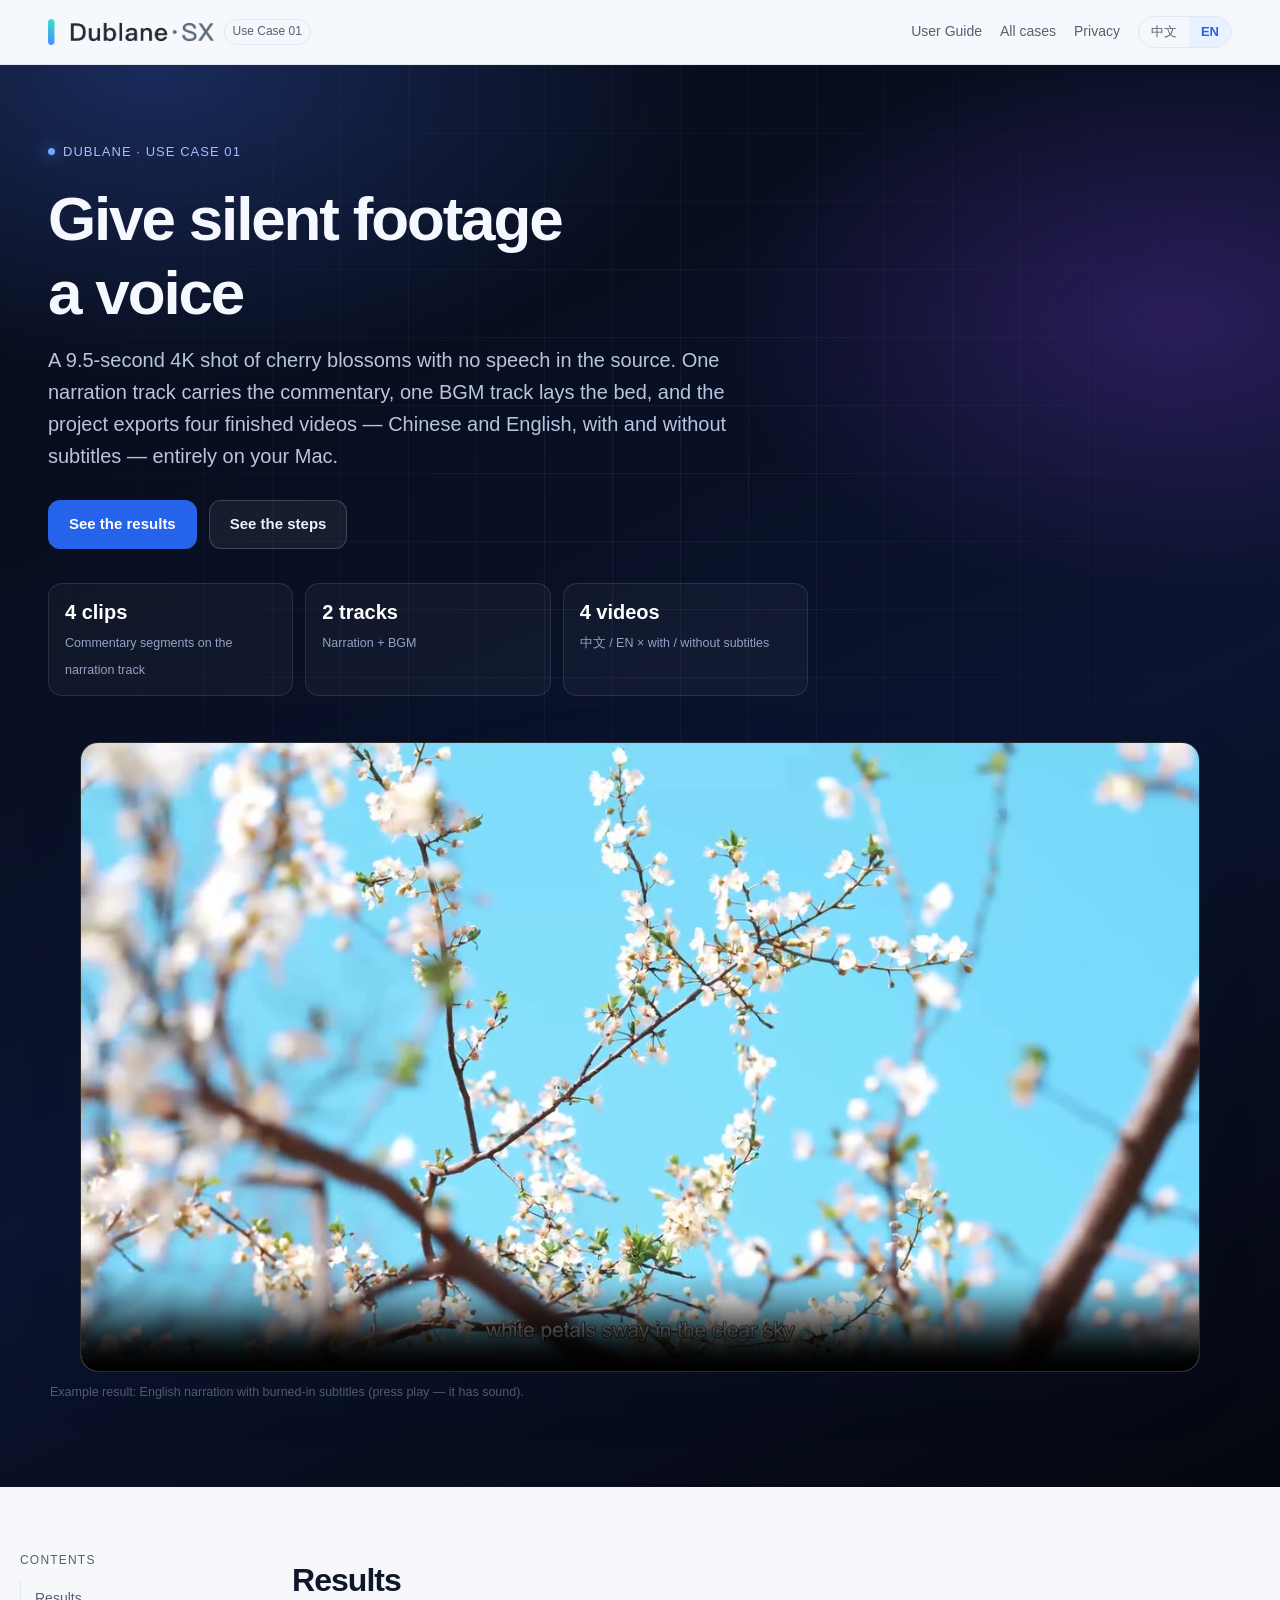
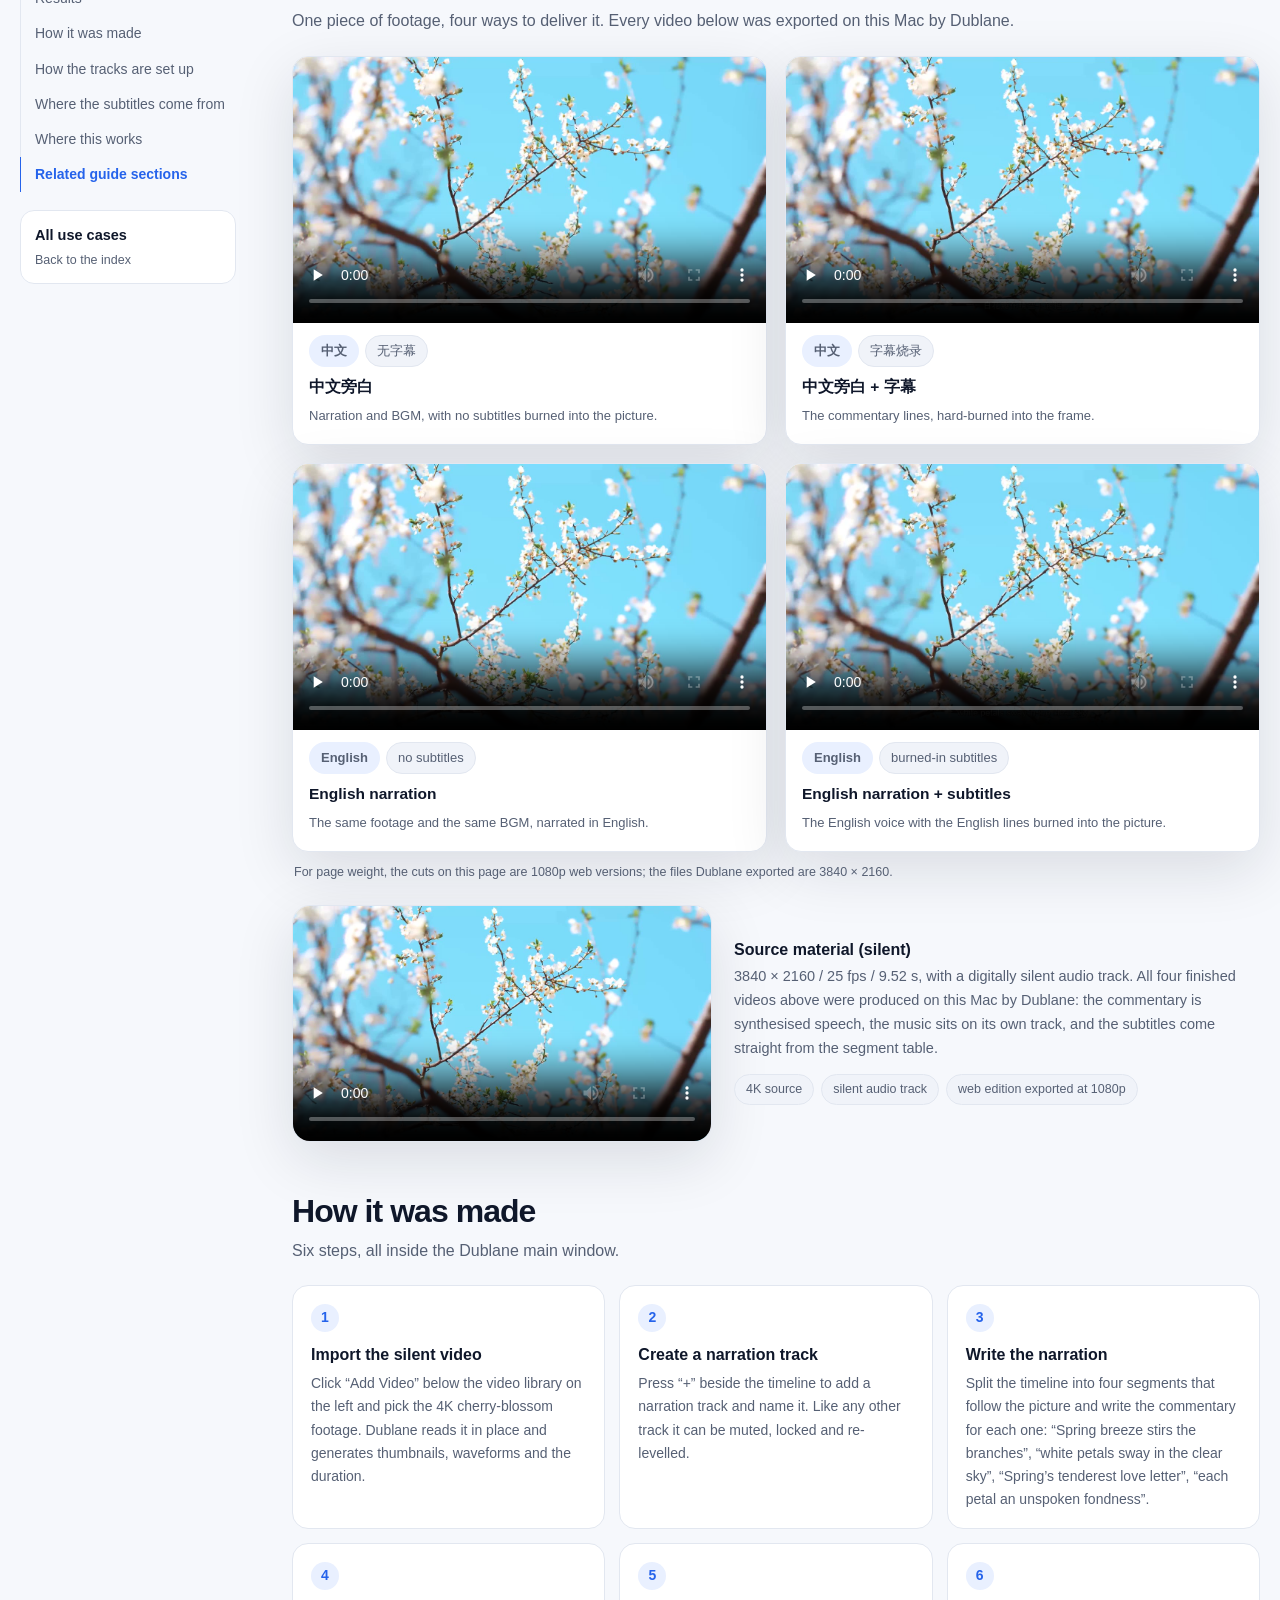
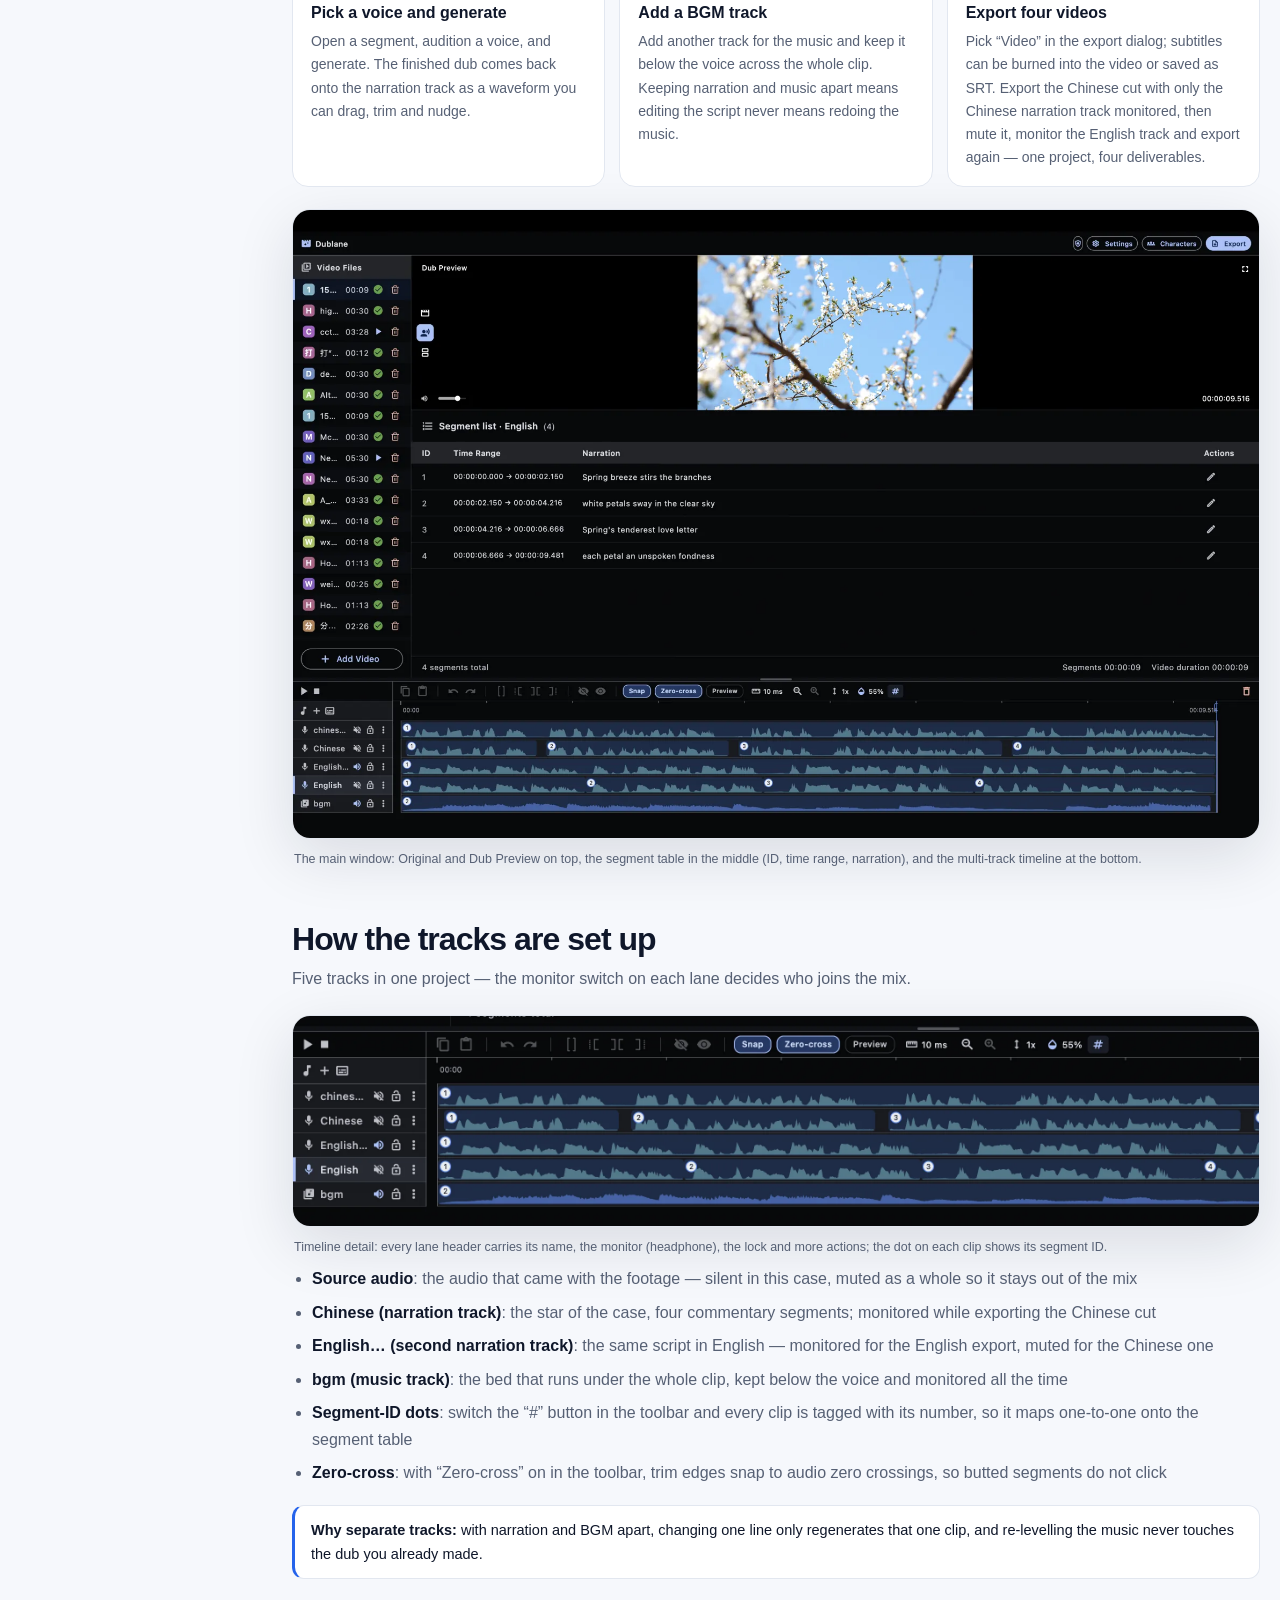
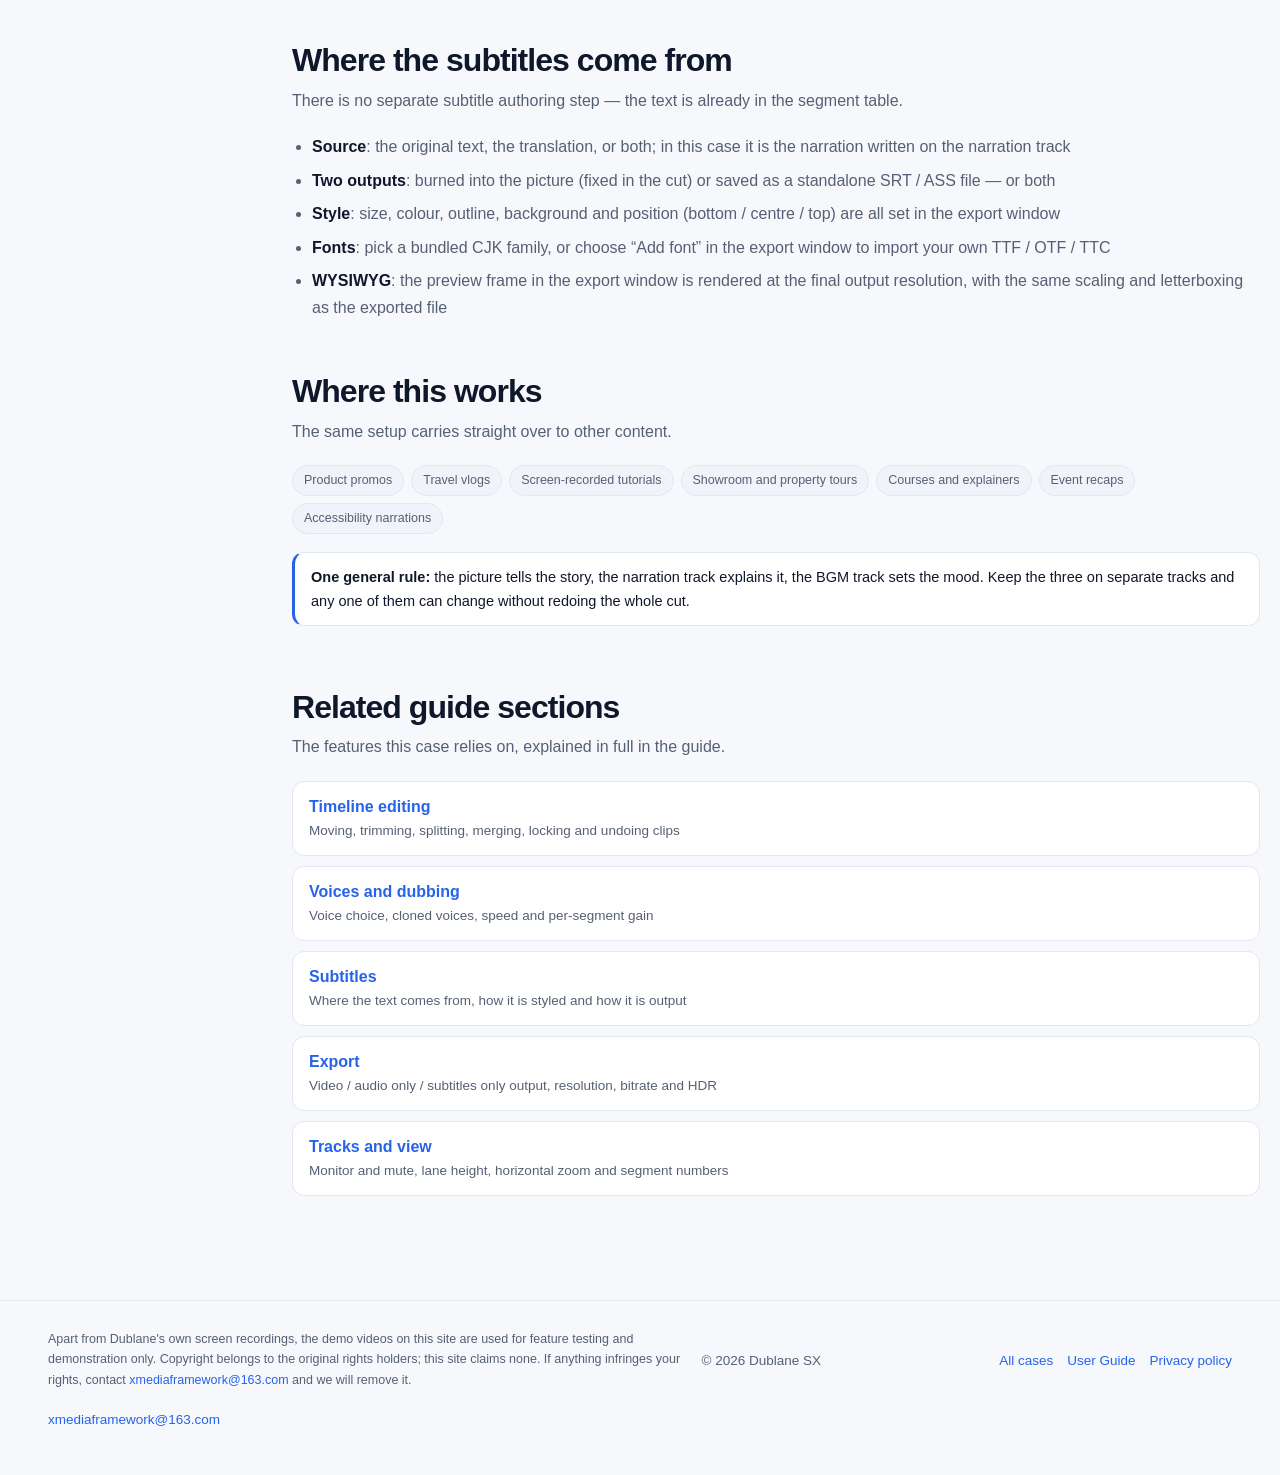
<file: help/en/cases/narration/index.html>
<!DOCTYPE html>
<html lang="en">
<head>
<meta charset="utf-8">
<meta name="viewport" content="width=device-width, initial-scale=1">
<title>Case 01 · Narration intro — Dublane Use Cases</title>
<meta name="description" content="Dublane case study: one narration track and one BGM turn silent footage into Chinese and English cuts, with and without subtitles — source material and app screenshots included.">
<meta name="robots" content="index, follow">
<link rel="alternate" hreflang="zh-CN" href="https://wallace-sh-1218.github.io/dublane-sx-privacy/help/cases/narration/">
<link rel="alternate" hreflang="en" href="https://wallace-sh-1218.github.io/dublane-sx-privacy/help/en/cases/narration/">
<link rel="icon" href="../../../assets/brand/icon.png">
<link rel="stylesheet" href="../../../assets/guide.css">
</head>
<body>

<header class="site">
  <div class="wrap">
    <a class="brand" href="../../../">
      <picture>
        <source srcset="../../../assets/brand/wordmark-en-light.png" media="(prefers-color-scheme: light)">
        <img src="../../../assets/brand/wordmark-en.png" alt="Dublane">
      </picture>
      <span class="tag">Use Case 01</span>
    </a>
    <nav>
      <a class="hide-sm" href="../../../">User Guide</a>
      <a class="hide-sm" href="../">All cases</a>
      <a class="hide-sm" href="../../../">Privacy</a>
      <span class="lang"><a href="../../../cases/narration/">中文</a><a class="on" href="./">EN</a></span>
    </nav>
  </div>
</header>

<div class="hero">
  <div class="wrap">
    <div class="eyebrow">Dublane · Use Case 01</div>
    <h1>Give silent footage<br>a voice</h1>
    <p class="lead">A 9.5-second 4K shot of cherry blossoms with no speech in the source. One narration track carries the commentary,
      one BGM track lays the bed, and the project exports four finished videos — Chinese and English, with and without subtitles —
      entirely on your Mac.</p>
    <div class="cta">
      <a class="btn" href="#result">See the results</a>
      <a class="btn ghost" href="#steps">See the steps</a>
    </div>
    <div class="stats">
      <div class="stat"><b>4 clips</b><span>Commentary segments on the narration track</span></div>
      <div class="stat"><b>2 tracks</b><span>Narration + BGM</span></div>
      <div class="stat"><b>4 videos</b><span>中文 / EN × with / without subtitles</span></div>
    </div>
    <div class="heroMedia">
      <div class="glow"></div>
      <figure class="media">
        <video controls playsinline preload="none" poster="../../../assets/cases/narration/en-sub.jpg">
          <source src="../../../assets/cases/narration/en-sub.mp4" type="video/mp4">
        </video>
      </figure>
      <p class="caption">Example result: English narration with burned-in subtitles (press play — it has sound).</p>
    </div>
  </div>
</div>

<div class="wrap layout">
  <nav class="toc" aria-label="Contents">
    <div class="h">Contents</div>
    <ol>
      <li><a href="#result">Results</a></li>
      <li><a href="#steps">How it was made</a></li>
      <li><a href="#tracks">How the tracks are set up</a></li>
      <li><a href="#subs">Where the subtitles come from</a></li>
      <li><a href="#reuse">Where this works</a></li>
      <li><a href="#related">Related guide sections</a></li>
    </ol>
    <a class="tocCase" href="../">
      <b>All use cases</b>
      <span>Back to the index</span>
    </a>
  </nav>

  <main>

    <section id="result" data-reveal>
      <h2>Results</h2>
      <p class="sub">One piece of footage, four ways to deliver it. Every video below was exported on this Mac by Dublane.</p>
      <div class="videoGrid">
        <article class="videoCard">
          <div class="media">
            <video controls playsinline preload="none" poster="../../../assets/cases/narration/zh.jpg">
              <source src="../../../assets/cases/narration/zh.mp4" type="video/mp4">
            </video>
          </div>
          <div class="meta">
            <div class="flags"><span class="chip accent">中文</span><span class="chip">无字幕</span></div>
            <b>中文旁白</b>
            <span>Narration and BGM, with no subtitles burned into the picture.</span>
          </div>
        </article>
        <article class="videoCard">
          <div class="media">
            <video controls playsinline preload="none" poster="../../../assets/cases/narration/zh-sub.jpg">
              <source src="../../../assets/cases/narration/zh-sub.mp4" type="video/mp4">
            </video>
          </div>
          <div class="meta">
            <div class="flags"><span class="chip accent">中文</span><span class="chip">字幕烧录</span></div>
            <b>中文旁白 + 字幕</b>
            <span>The commentary lines, hard-burned into the frame.</span>
          </div>
        </article>
        <article class="videoCard">
          <div class="media">
            <video controls playsinline preload="none" poster="../../../assets/cases/narration/en.jpg">
              <source src="../../../assets/cases/narration/en.mp4" type="video/mp4">
            </video>
          </div>
          <div class="meta">
            <div class="flags"><span class="chip accent">English</span><span class="chip">no subtitles</span></div>
            <b>English narration</b>
            <span>The same footage and the same BGM, narrated in English.</span>
          </div>
        </article>
        <article class="videoCard">
          <div class="media">
            <video controls playsinline preload="none" poster="../../../assets/cases/narration/en-sub.jpg">
              <source src="../../../assets/cases/narration/en-sub.mp4" type="video/mp4">
            </video>
          </div>
          <div class="meta">
            <div class="flags"><span class="chip accent">English</span><span class="chip">burned-in subtitles</span></div>
            <b>English narration + subtitles</b>
            <span>The English voice with the English lines burned into the picture.</span>
          </div>
        </article>
      </div>
      <p class="caption">For page weight, the cuts on this page are 1080p web versions; the files Dublane exported are 3840 × 2160.</p>

      <div class="sourceRow">
        <figure class="media">
          <video controls playsinline preload="none" poster="../../../assets/cases/narration/source.jpg">
            <source src="../../../assets/cases/narration/source.mp4" type="video/mp4">
          </video>
        </figure>
        <div>
          <b>Source material (silent)</b>
          <p>3840 × 2160 / 25 fps / 9.52 s, with a digitally silent audio track. All four finished videos above were produced on this
            Mac by Dublane: the commentary is synthesised speech, the music sits on its own track, and the subtitles come straight from
            the segment table.</p>
          <div class="chips">
            <span class="chip">4K source</span>
            <span class="chip">silent audio track</span>
            <span class="chip">web edition exported at 1080p</span>
          </div>
        </div>
      </div>
    </section>

    <section id="steps" data-reveal>
      <h2>How it was made</h2>
      <p class="sub">Six steps, all inside the Dublane main window.</p>
      <div class="grid3">
        <div class="card">
          <div class="num">1</div>
          <b>Import the silent video</b>
          <p>Click “Add Video” below the video library on the left and pick the 4K cherry-blossom footage. Dublane reads it in place and generates thumbnails, waveforms and the duration.</p>
        </div>
        <div class="card">
          <div class="num">2</div>
          <b>Create a narration track</b>
          <p>Press “+” beside the timeline to add a narration track and name it. Like any other track it can be muted, locked and re-levelled.</p>
        </div>
        <div class="card">
          <div class="num">3</div>
          <b>Write the narration</b>
          <p>Split the timeline into four segments that follow the picture and write the commentary for each one: “Spring breeze stirs the branches”, “white petals sway in the clear sky”, “Spring’s tenderest love letter”, “each petal an unspoken fondness”.</p>
        </div>
        <div class="card">
          <div class="num">4</div>
          <b>Pick a voice and generate</b>
          <p>Open a segment, audition a voice, and generate. The finished dub comes back onto the narration track as a waveform you can drag, trim and nudge.</p>
        </div>
        <div class="card">
          <div class="num">5</div>
          <b>Add a BGM track</b>
          <p>Add another track for the music and keep it below the voice across the whole clip. Keeping narration and music apart means editing the script never means redoing the music.</p>
        </div>
        <div class="card">
          <div class="num">6</div>
          <b>Export four videos</b>
          <p>Pick “Video” in the export dialog; subtitles can be burned into the video or saved as SRT. Export the Chinese cut with only the Chinese narration track monitored, then mute it, monitor the English track and export again — one project, four deliverables.</p>
        </div>
      </div>
      <figure>
        <div class="media">
          <img src="../../../assets/cases/narration/app-en.webp" alt="Dublane main window: English narration segments, preview and multi-track timeline" loading="lazy" width="1800" height="1171">
        </div>
        <figcaption class="caption">The main window: Original and Dub Preview on top, the segment table in the middle (ID, time range, narration), and the multi-track timeline at the bottom.</figcaption>
      </figure>
    </section>

    <section id="tracks" data-reveal>
      <h2>How the tracks are set up</h2>
      <p class="sub">Five tracks in one project — the monitor switch on each lane decides who joins the mix.</p>
      <figure>
        <div class="media">
          <img src="../../../assets/cases/narration/timeline-en.webp" alt="Timeline: source audio, Chinese narration, English narration and BGM tracks" loading="lazy" width="2200" height="480">
        </div>
        <figcaption class="caption">Timeline detail: every lane header carries its name, the monitor (headphone), the lock and more actions; the dot on each clip shows its segment ID.</figcaption>
      </figure>
      <ul class="list">
        <li><b>Source audio</b>: the audio that came with the footage — silent in this case, muted as a whole so it stays out of the mix</li>
        <li><b>Chinese (narration track)</b>: the star of the case, four commentary segments; monitored while exporting the Chinese cut</li>
        <li><b>English… (second narration track)</b>: the same script in English — monitored for the English export, muted for the Chinese one</li>
        <li><b>bgm (music track)</b>: the bed that runs under the whole clip, kept below the voice and monitored all the time</li>
        <li><b>Segment-ID dots</b>: switch the “#” button in the toolbar and every clip is tagged with its number, so it maps one-to-one onto the segment table</li>
        <li><b>Zero-cross</b>: with “Zero-cross” on in the toolbar, trim edges snap to audio zero crossings, so butted segments do not click</li>
      </ul>
      <div class="note"><b>Why separate tracks:</b> with narration and BGM apart, changing one line only regenerates that one clip, and re-levelling the music never touches the dub you already made.</div>
    </section>

    <section id="subs" data-reveal>
      <h2>Where the subtitles come from</h2>
      <p class="sub">There is no separate subtitle authoring step — the text is already in the segment table.</p>
      <ul class="list">
        <li><b>Source</b>: the original text, the translation, or both; in this case it is the narration written on the narration track</li>
        <li><b>Two outputs</b>: burned into the picture (fixed in the cut) or saved as a standalone SRT / ASS file — or both</li>
        <li><b>Style</b>: size, colour, outline, background and position (bottom / centre / top) are all set in the export window</li>
        <li><b>Fonts</b>: pick a bundled CJK family, or choose “Add font” in the export window to import your own TTF / OTF / TTC</li>
        <li><b>WYSIWYG</b>: the preview frame in the export window is rendered at the final output resolution, with the same scaling and letterboxing as the exported file</li>
      </ul>
    </section>

    <section id="reuse" data-reveal>
      <h2>Where this works</h2>
      <p class="sub">The same setup carries straight over to other content.</p>
      <div class="chips">
        <span class="chip">Product promos</span>
        <span class="chip">Travel vlogs</span>
        <span class="chip">Screen-recorded tutorials</span>
        <span class="chip">Showroom and property tours</span>
        <span class="chip">Courses and explainers</span>
        <span class="chip">Event recaps</span>
        <span class="chip">Accessibility narrations</span>
      </div>
      <div class="note"><b>One general rule:</b> the picture tells the story, the narration track explains it, the BGM track sets the mood. Keep the three on separate tracks and any one of them can change without redoing the whole cut.</div>
    </section>

    <section id="related" data-reveal>
      <h2>Related guide sections</h2>
      <p class="sub">The features this case relies on, explained in full in the guide.</p>
      <ul class="related">
        <li><b><a href="../../../#timeline">Timeline editing</a></b><span>Moving, trimming, splitting, merging, locking and undoing clips</span></li>
        <li><b><a href="../../../#dubbing">Voices and dubbing</a></b><span>Voice choice, cloned voices, speed and per-segment gain</span></li>
        <li><b><a href="../../../#subtitles">Subtitles</a></b><span>Where the text comes from, how it is styled and how it is output</span></li>
        <li><b><a href="../../../#export">Export</a></b><span>Video / audio only / subtitles only output, resolution, bitrate and HDR</span></li>
        <li><b><a href="../../../#tracks">Tracks and view</a></b><span>Monitor and mute, lane height, horizontal zoom and segment numbers</span></li>
      </ul>
    </section>

  </main>
</div>

<footer class="site">
  <div class="wrap">
    <p class="legal">Apart from Dublane's own screen recordings, the demo videos on this site are used for feature testing and demonstration only. Copyright belongs to the original rights holders; this site claims none. If anything infringes your rights, contact <a href="mailto:xmediaframework@163.com">xmediaframework@163.com</a> and we will remove it.</p>
    <span>© 2026 Dublane SX</span>
    <span class="spacer"></span>
    <a href="../">All cases</a>
    <a href="../../../">User Guide</a>
    <a href="../../../">Privacy policy</a>
    <a href="mailto:xmediaframework@163.com">xmediaframework@163.com</a>
  </div>
</footer>

<script src="../../../assets/guide.js"></script>
</body>
</html>
</file>
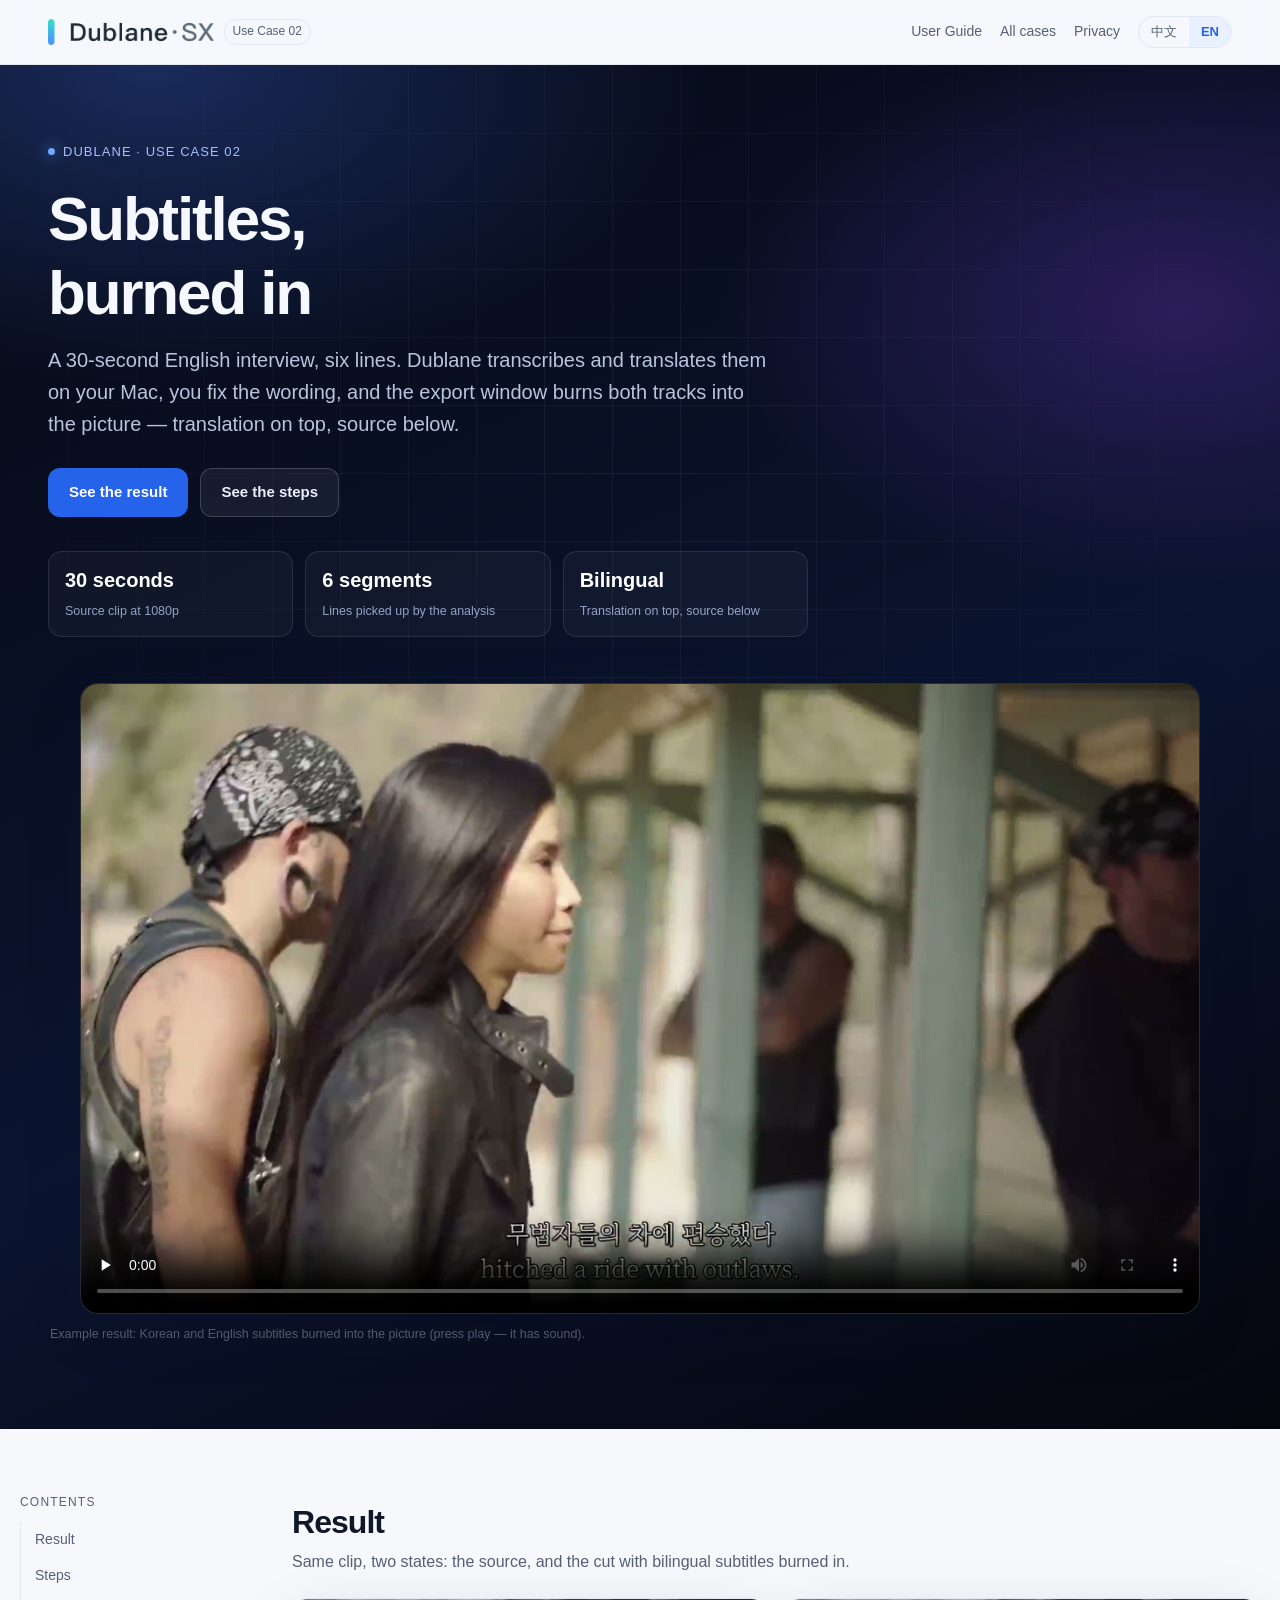
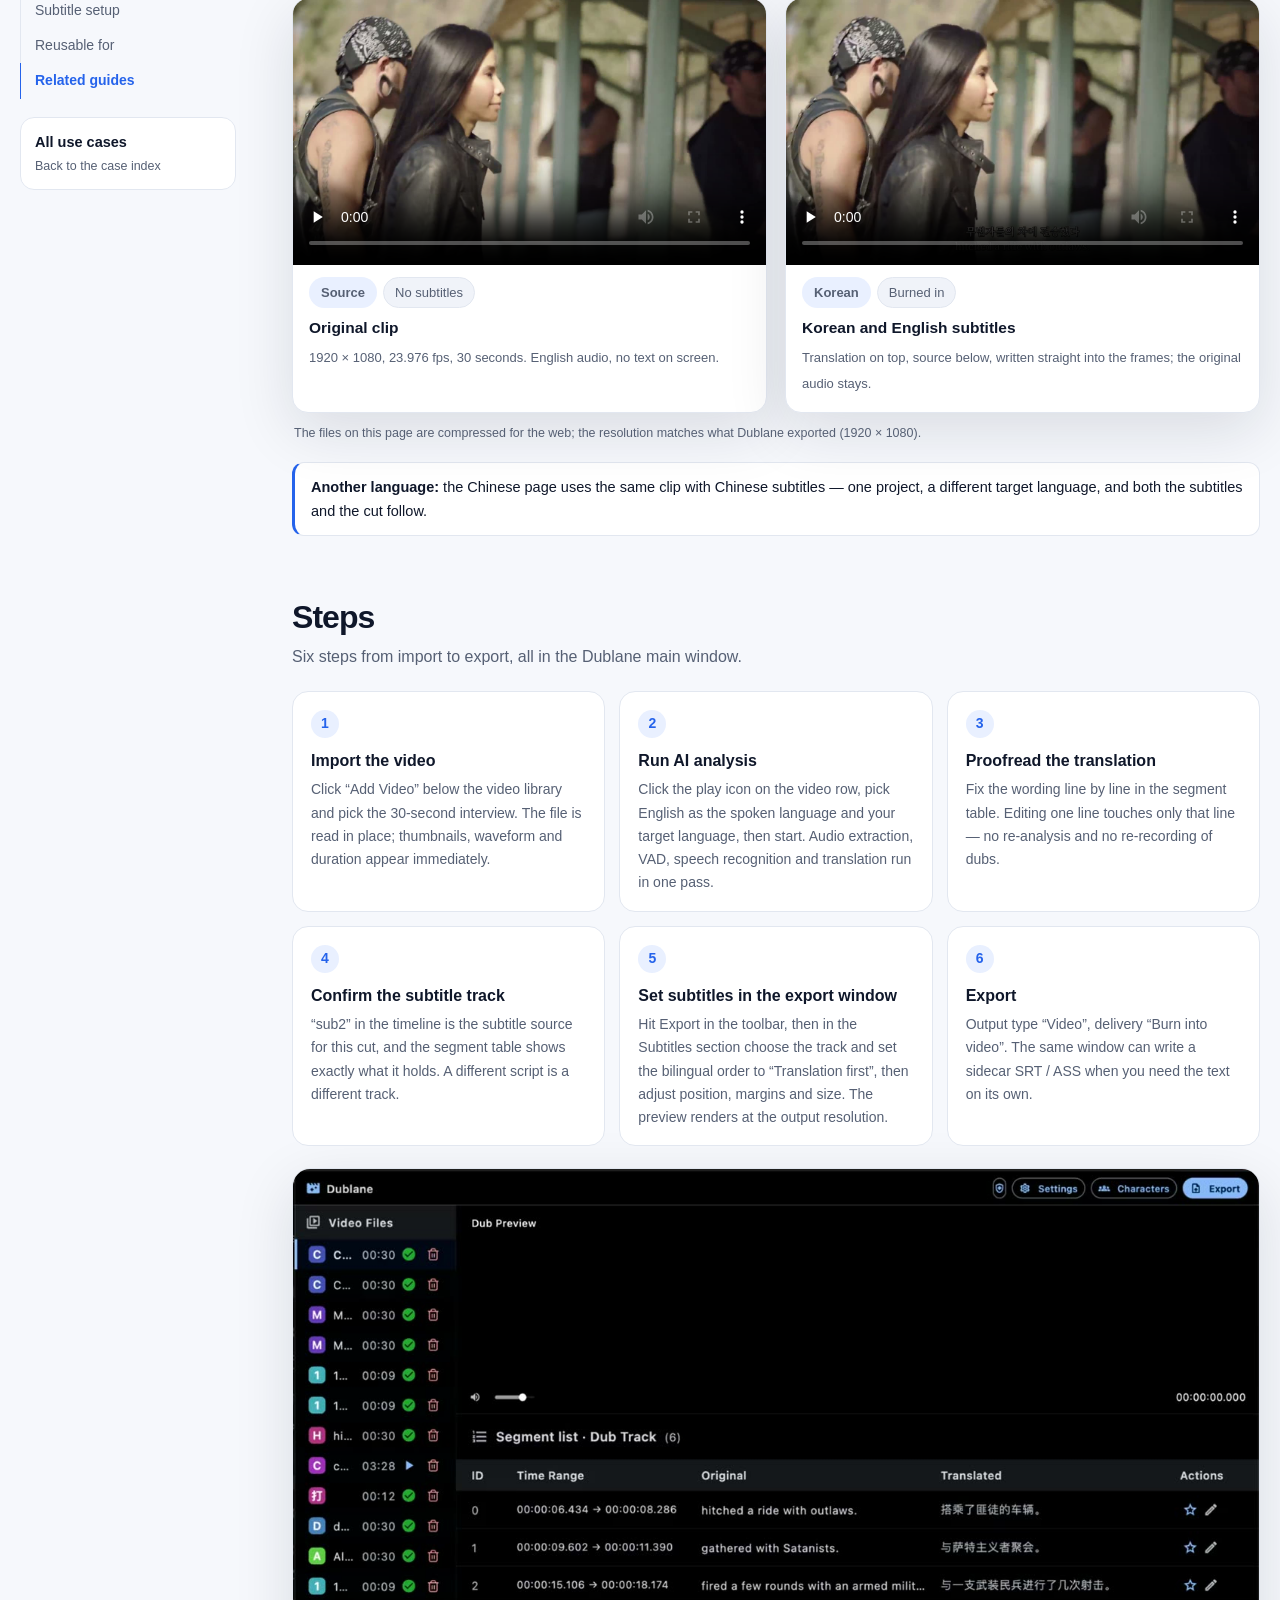
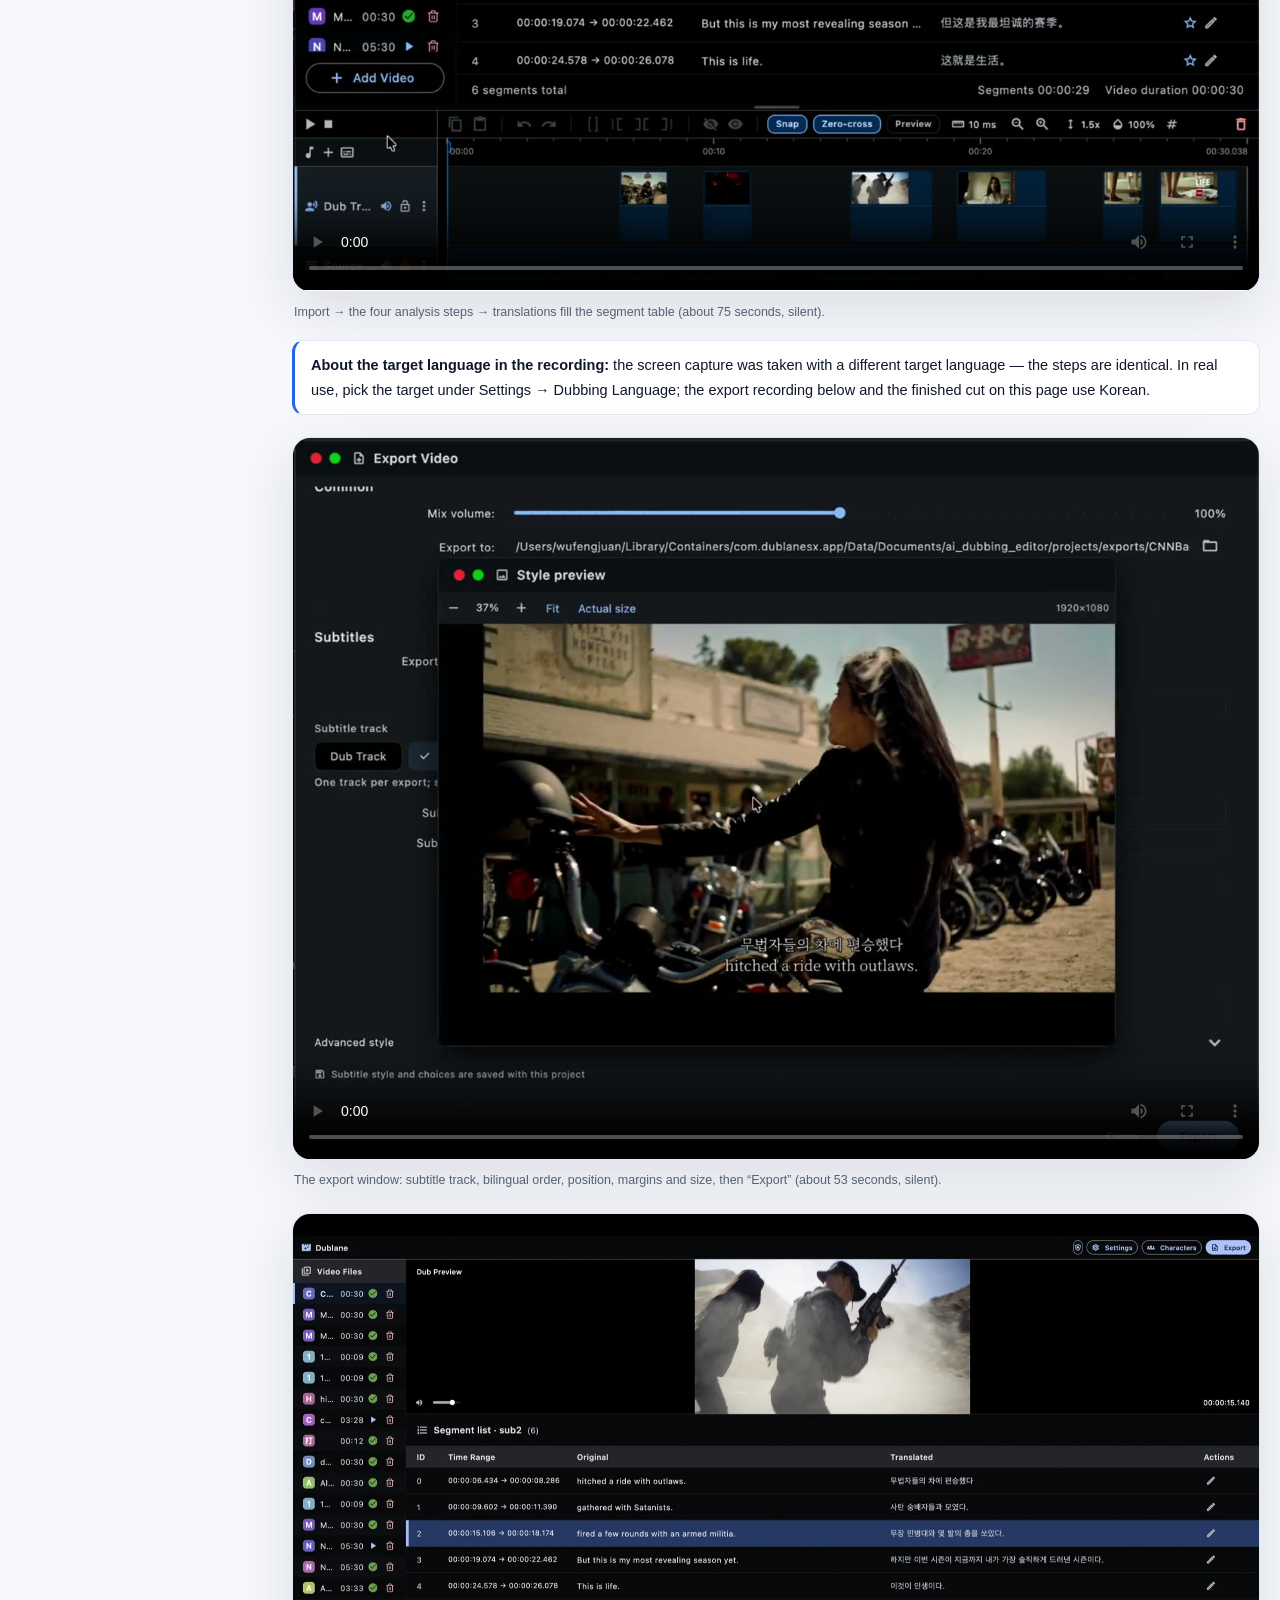
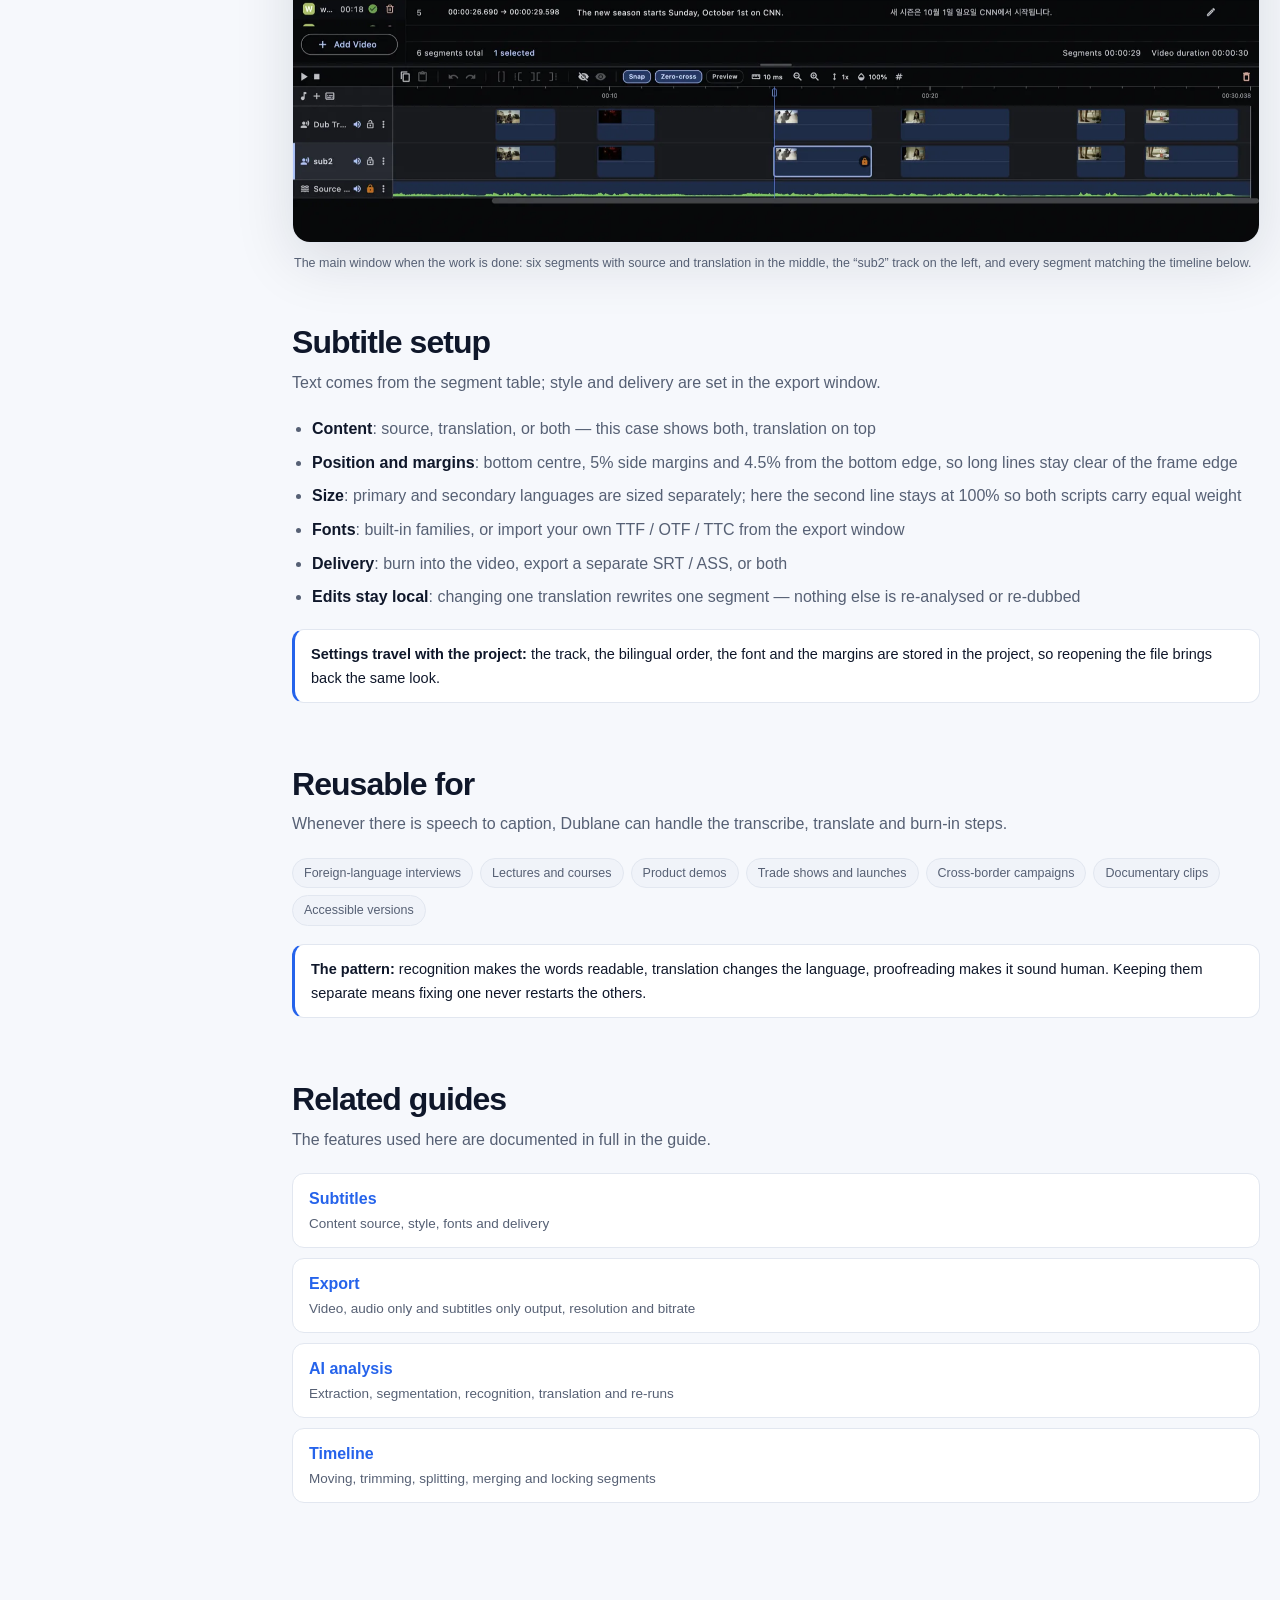
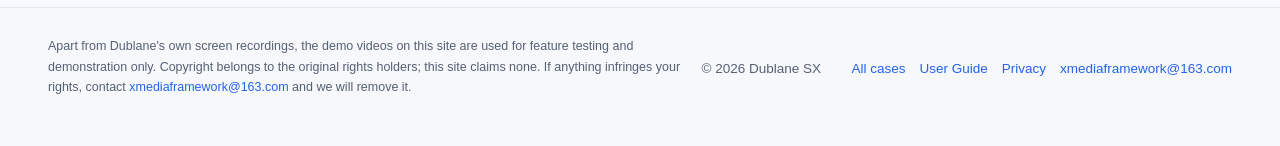
<file: help/en/cases/subtitles/index.html>
<!DOCTYPE html>
<html lang="en">
<head>
<meta charset="utf-8">
<meta name="viewport" content="width=device-width, initial-scale=1">
<title>Case 02 · Subtitles — Dublane Use Cases</title>
<meta name="description" content="Dublane case study: a 30-second English interview transcribed, translated and proofread in six segments, then burned in as bilingual subtitles — with the source clip, screen recordings and app screenshots.">
<meta name="robots" content="index, follow">
<link rel="alternate" hreflang="zh-CN" href="https://wallace-sh-1218.github.io/dublane-sx-privacy/help/cases/subtitles/">
<link rel="alternate" hreflang="en" href="https://wallace-sh-1218.github.io/dublane-sx-privacy/help/en/cases/subtitles/">
<link rel="icon" href="../../../assets/brand/icon.png">
<link rel="stylesheet" href="../../../assets/guide.css">
</head>
<body>

<header class="site">
  <div class="wrap">
    <a class="brand" href="../../../">
      <picture>
        <source srcset="../../../assets/brand/wordmark-en-light.png" media="(prefers-color-scheme: light)">
        <img src="../../../assets/brand/wordmark-en.png" alt="Dublane">
      </picture>
      <span class="tag">Use Case 02</span>
    </a>
    <nav>
      <a class="hide-sm" href="../../../">User Guide</a>
      <a class="hide-sm" href="../">All cases</a>
      <a class="hide-sm" href="../../../">Privacy</a>
      <span class="lang"><a href="../../../cases/subtitles/">中文</a><a class="on" href="./">EN</a></span>
    </nav>
  </div>
</header>

<div class="hero">
  <div class="wrap">
    <div class="eyebrow">Dublane · Use Case 02</div>
    <h1>Subtitles,<br>burned in</h1>
    <p class="lead">A 30-second English interview, six lines. Dublane transcribes and translates them on your Mac, you fix the wording,
      and the export window burns both tracks into the picture — translation on top, source below.</p>
    <div class="cta">
      <a class="btn" href="#result">See the result</a>
      <a class="btn ghost" href="#steps">See the steps</a>
    </div>
    <div class="stats">
      <div class="stat"><b>30 seconds</b><span>Source clip at 1080p</span></div>
      <div class="stat"><b>6 segments</b><span>Lines picked up by the analysis</span></div>
      <div class="stat"><b>Bilingual</b><span>Translation on top, source below</span></div>
    </div>
    <div class="heroMedia">
      <div class="glow"></div>
      <figure class="media">
        <video controls playsinline preload="none" poster="../../../assets/cases/subtitles/sub-ko.jpg">
          <source src="../../../assets/cases/subtitles/sub-ko.mp4" type="video/mp4">
        </video>
      </figure>
      <p class="caption">Example result: Korean and English subtitles burned into the picture (press play — it has sound).</p>
    </div>
  </div>
</div>

<div class="wrap layout">
  <nav class="toc" aria-label="Contents">
    <div class="h">Contents</div>
    <ol>
      <li><a href="#result">Result</a></li>
      <li><a href="#steps">Steps</a></li>
      <li><a href="#subs">Subtitle setup</a></li>
      <li><a href="#reuse">Reusable for</a></li>
      <li><a href="#related">Related guides</a></li>
    </ol>
    <a class="tocCase" href="../">
      <b>All use cases</b>
      <span>Back to the case index</span>
    </a>
  </nav>

  <main>

    <section id="result" data-reveal>
      <h2>Result</h2>
      <p class="sub">Same clip, two states: the source, and the cut with bilingual subtitles burned in.</p>
      <div class="videoGrid">
        <article class="videoCard">
          <div class="media">
            <video controls playsinline preload="none" poster="../../../assets/cases/subtitles/source.jpg">
              <source src="../../../assets/cases/subtitles/source.mp4" type="video/mp4">
            </video>
          </div>
          <div class="meta">
            <div class="flags"><span class="chip accent">Source</span><span class="chip">No subtitles</span></div>
            <b>Original clip</b>
            <span>1920 × 1080, 23.976 fps, 30 seconds. English audio, no text on screen.</span>
          </div>
        </article>
        <article class="videoCard">
          <div class="media">
            <video controls playsinline preload="none" poster="../../../assets/cases/subtitles/sub-ko.jpg">
              <source src="../../../assets/cases/subtitles/sub-ko.mp4" type="video/mp4">
            </video>
          </div>
          <div class="meta">
            <div class="flags"><span class="chip accent">Korean</span><span class="chip">Burned in</span></div>
            <b>Korean and English subtitles</b>
            <span>Translation on top, source below, written straight into the frames; the original audio stays.</span>
          </div>
        </article>
      </div>
      <p class="caption">The files on this page are compressed for the web; the resolution matches what Dublane exported (1920 × 1080).</p>

      <div class="note"><b>Another language:</b> the Chinese page uses the same clip with Chinese subtitles — one project, a different target language, and both the subtitles and the cut follow.</div>
    </section>

    <section id="steps" data-reveal>
      <h2>Steps</h2>
      <p class="sub">Six steps from import to export, all in the Dublane main window.</p>
      <div class="grid3">
        <div class="card">
          <div class="num">1</div>
          <b>Import the video</b>
          <p>Click “Add Video” below the video library and pick the 30-second interview. The file is read in place; thumbnails, waveform and duration appear immediately.</p>
        </div>
        <div class="card">
          <div class="num">2</div>
          <b>Run AI analysis</b>
          <p>Click the play icon on the video row, pick English as the spoken language and your target language, then start. Audio extraction, VAD, speech recognition and translation run in one pass.</p>
        </div>
        <div class="card">
          <div class="num">3</div>
          <b>Proofread the translation</b>
          <p>Fix the wording line by line in the segment table. Editing one line touches only that line — no re-analysis and no re-recording of dubs.</p>
        </div>
        <div class="card">
          <div class="num">4</div>
          <b>Confirm the subtitle track</b>
          <p>“sub2” in the timeline is the subtitle source for this cut, and the segment table shows exactly what it holds. A different script is a different track.</p>
        </div>
        <div class="card">
          <div class="num">5</div>
          <b>Set subtitles in the export window</b>
          <p>Hit Export in the toolbar, then in the Subtitles section choose the track and set the bilingual order to “Translation first”, then adjust position, margins and size. The preview renders at the output resolution.</p>
        </div>
        <div class="card">
          <div class="num">6</div>
          <b>Export</b>
          <p>Output type “Video”, delivery “Burn into video”. The same window can write a sidecar SRT / ASS when you need the text on its own.</p>
        </div>
      </div>

      <figure>
        <div class="media">
          <video controls playsinline preload="metadata" poster="../../../assets/cases/subtitles/steps-input-en.jpg">
            <source src="../../../assets/cases/subtitles/steps-input-en.mp4" type="video/mp4">
          </video>
        </div>
        <figcaption class="caption">Import → the four analysis steps → translations fill the segment table (about 75 seconds, silent).</figcaption>
      </figure>

      <div class="note"><b>About the target language in the recording:</b> the screen capture was taken with a different target language — the steps are identical. In real use, pick the target under Settings → Dubbing Language; the export recording below and the finished cut on this page use Korean.</div>

      <figure>
        <div class="media">
          <video controls playsinline preload="metadata" poster="../../../assets/cases/subtitles/steps-export-en.jpg">
            <source src="../../../assets/cases/subtitles/steps-export-en.mp4" type="video/mp4">
          </video>
        </div>
        <figcaption class="caption">The export window: subtitle track, bilingual order, position, margins and size, then “Export” (about 53 seconds, silent).</figcaption>
      </figure>

      <figure>
        <div class="media">
          <img src="../../../assets/cases/subtitles/app-en.webp" alt="Dublane main window: six segments with original and translated text, the sub2 subtitle track and the timeline" loading="lazy" width="1800" height="1171">
        </div>
        <figcaption class="caption">The main window when the work is done: six segments with source and translation in the middle, the “sub2” track on the left, and every segment matching the timeline below.</figcaption>
      </figure>
    </section>

    <section id="subs" data-reveal>
      <h2>Subtitle setup</h2>
      <p class="sub">Text comes from the segment table; style and delivery are set in the export window.</p>
      <ul class="list">
        <li><b>Content</b>: source, translation, or both — this case shows both, translation on top</li>
        <li><b>Position and margins</b>: bottom centre, 5% side margins and 4.5% from the bottom edge, so long lines stay clear of the frame edge</li>
        <li><b>Size</b>: primary and secondary languages are sized separately; here the second line stays at 100% so both scripts carry equal weight</li>
        <li><b>Fonts</b>: built-in families, or import your own TTF / OTF / TTC from the export window</li>
        <li><b>Delivery</b>: burn into the video, export a separate SRT / ASS, or both</li>
        <li><b>Edits stay local</b>: changing one translation rewrites one segment — nothing else is re-analysed or re-dubbed</li>
      </ul>
      <div class="note"><b>Settings travel with the project:</b> the track, the bilingual order, the font and the margins are stored in the project, so reopening the file brings back the same look.</div>
    </section>

    <section id="reuse" data-reveal>
      <h2>Reusable for</h2>
      <p class="sub">Whenever there is speech to caption, Dublane can handle the transcribe, translate and burn-in steps.</p>
      <div class="chips">
        <span class="chip">Foreign-language interviews</span>
        <span class="chip">Lectures and courses</span>
        <span class="chip">Product demos</span>
        <span class="chip">Trade shows and launches</span>
        <span class="chip">Cross-border campaigns</span>
        <span class="chip">Documentary clips</span>
        <span class="chip">Accessible versions</span>
      </div>
      <div class="note"><b>The pattern:</b> recognition makes the words readable, translation changes the language, proofreading makes it sound human. Keeping them separate means fixing one never restarts the others.</div>
    </section>

    <section id="related" data-reveal>
      <h2>Related guides</h2>
      <p class="sub">The features used here are documented in full in the guide.</p>
      <ul class="related">
        <li><b><a href="../../../#subtitles">Subtitles</a></b><span>Content source, style, fonts and delivery</span></li>
        <li><b><a href="../../../#export">Export</a></b><span>Video, audio only and subtitles only output, resolution and bitrate</span></li>
        <li><b><a href="../../../#analysis">AI analysis</a></b><span>Extraction, segmentation, recognition, translation and re-runs</span></li>
        <li><b><a href="../../../#timeline">Timeline</a></b><span>Moving, trimming, splitting, merging and locking segments</span></li>
      </ul>
    </section>

  </main>
</div>

<footer class="site">
  <div class="wrap">
    <p class="legal">Apart from Dublane's own screen recordings, the demo videos on this site are used for feature testing and demonstration only. Copyright belongs to the original rights holders; this site claims none. If anything infringes your rights, contact <a href="mailto:xmediaframework@163.com">xmediaframework@163.com</a> and we will remove it.</p>
    <span>© 2026 Dublane SX</span>
    <span class="spacer"></span>
    <a href="../">All cases</a>
    <a href="../../../">User Guide</a>
    <a href="../../../">Privacy</a>
    <a href="mailto:xmediaframework@163.com">xmediaframework@163.com</a>
  </div>
</footer>

<script src="../../../assets/guide.js"></script>
</body>
</html>
</file>
<file: help/assets/guide.css>
:root {
  color-scheme: light dark;
  --bg: #f6f8fc;
  --surface: #ffffff;
  --surface-2: #f0f3f9;
  --fg: #0f172a;
  --muted: #566074;
  --line: #e2e7f0;
  --accent: #2563eb;
  --accent-2: #7c3aed;
  --accent-soft: #e9f0ff;
  --warn-bg: #fff7e8;
  --warn-line: #f0c46b;
  --ok: #16a34a;
  --hero-1: #060a14;
  --hero-2: #0b1430;
  --shadow: 0 18px 60px rgba(15, 23, 42, 0.12);
}
@media (prefers-color-scheme: dark) {
  :root {
    --bg: #060a12;
    --surface: #0c1424;
    --surface-2: #111b2f;
    --fg: #eef2ff;
    --muted: #9aa5bd;
    --line: #1d2740;
    --accent: #7aa7ff;
    --accent-2: #a78bfa;
    --accent-soft: #101c33;
    --warn-bg: #1b1608;
    --warn-line: #7c5a17;
    --ok: #4ade80;
    --shadow: 0 22px 70px rgba(0, 0, 0, 0.5);
  }
}
* { box-sizing: border-box; }
html { scroll-behavior: smooth; -webkit-text-size-adjust: 100%; }
body {
  margin: 0;
  background: var(--bg);
  color: var(--fg);
  font-family: -apple-system, BlinkMacSystemFont, "SF Pro Text", "Helvetica Neue",
    "PingFang SC", "Hiragino Sans GB", "Microsoft YaHei", sans-serif;
  font-size: 16px;
  line-height: 1.66;
  -webkit-font-smoothing: antialiased;
}
a { color: var(--accent); text-decoration: none; }
a:hover { text-decoration: underline; }
img { max-width: 100%; }
h1, h2, h3 { line-height: 1.2; letter-spacing: -0.02em; }
.wrap { max-width: 1240px; margin: 0 auto; padding: 0 28px; }

/* ---------- header ---------- */
header.site {
  position: sticky; top: 0; z-index: 40;
  background: color-mix(in srgb, var(--bg) 82%, transparent);
  backdrop-filter: saturate(160%) blur(16px);
  -webkit-backdrop-filter: saturate(160%) blur(16px);
  border-bottom: 1px solid var(--line);
}
header.site .wrap {
  display: flex; align-items: center; gap: 14px; height: 64px;
}
/* The wordmark has two versions: white for the dark theme, dark for the light
   one, picked by <source media>. The <picture> is a plain flex item, so the
   header layout is unchanged. */
header.site .brand picture { display: block; }
header.site .brand img { height: 26px; display: block; }
header.site .brand { display: flex; align-items: center; gap: 10px; }
header.site .tag {
  font-size: 12px; color: var(--muted); border: 1px solid var(--line);
  padding: 2px 8px; border-radius: 999px; white-space: nowrap;
}
header.site nav { margin-left: auto; display: flex; align-items: center; gap: 18px; font-size: 14px; }
header.site nav a { color: var(--muted); }
header.site nav a:hover { color: var(--fg); text-decoration: none; }
.lang {
  display: inline-flex; border: 1px solid var(--line); border-radius: 999px;
  overflow: hidden; font-size: 13px; white-space: nowrap;
}
.lang a { padding: 4px 12px; color: var(--muted); white-space: nowrap; }
.lang a.on { background: var(--accent-soft); color: var(--accent); font-weight: 600; }

/* ---------- hero ---------- */
.hero {
  position: relative; overflow: hidden; color: #f6f8ff;
  background:
    radial-gradient(900px 520px at 12% 0%, #1a2b5c 0%, transparent 62%),
    radial-gradient(760px 460px at 92% 18%, #2a1d5a 0%, transparent 60%),
    linear-gradient(155deg, var(--hero-1) 0%, var(--hero-2) 58%, #05070e 100%);
}
.hero::before {
  content: ""; position: absolute; inset: 0; pointer-events: none;
  background-image:
    linear-gradient(rgba(255,255,255,0.05) 1px, transparent 1px),
    linear-gradient(90deg, rgba(255,255,255,0.05) 1px, transparent 1px);
  background-size: 68px 68px;
  mask-image: radial-gradient(70% 70% at 50% 30%, #000 10%, transparent 78%);
  -webkit-mask-image: radial-gradient(70% 70% at 50% 30%, #000 10%, transparent 78%);
}
.hero .wrap { position: relative; padding-top: 72px; padding-bottom: 84px; }
.hero .eyebrow {
  display: inline-flex; align-items: center; gap: 8px; font-size: 13px;
  letter-spacing: .08em; text-transform: uppercase; color: #a9bcff;
}
.hero .eyebrow::before {
  content: ""; width: 7px; height: 7px; border-radius: 50%;
  background: #6ea8ff; box-shadow: 0 0 16px #6ea8ff;
}
.hero h1 {
  margin: 18px 0 14px; font-size: clamp(34px, 5.4vw, 62px); font-weight: 700;
  letter-spacing: -0.035em;
}
.hero h1 .nb { white-space: nowrap; }
/* One-line promise under the headline: a step up from the lead, a step down
   from the H1, so the H1 stays the visual anchor. */
.hero p.sub {
  margin: 0 0 12px; max-width: 760px;
  font-size: clamp(17px, 2.2vw, 23px); font-weight: 600;
  line-height: 1.45; letter-spacing: -0.01em; color: #dfe6ff;
}
.hero p.lead {
  margin: 0; max-width: 720px; font-size: clamp(16px, 2vw, 20px);
  color: #b9c4de; line-height: 1.6;
}
.hero .cta { display: flex; flex-wrap: wrap; gap: 12px; margin-top: 28px; }
.btn {
  display: inline-flex; align-items: center; gap: 8px; padding: 11px 20px;
  border-radius: 12px; font-size: 15px; font-weight: 600; border: 1px solid transparent;
  background: var(--accent); color: #fff;
}
.btn:hover { text-decoration: none; filter: brightness(1.06); }
.btn.ghost { background: rgba(255,255,255,.06); border-color: rgba(255,255,255,.18); color: #eaf0ff; }
.stats {
  display: grid; grid-template-columns: repeat(3, minmax(0,1fr));
  gap: 12px; margin-top: 34px; max-width: 760px;
}
.stat {
  border: 1px solid rgba(255,255,255,.10); border-radius: 14px;
  background: rgba(255,255,255,.035); padding: 12px 16px;
}
.stat b { display: block; font-size: 20px; color: #fff; }
.stat span { font-size: 12.5px; color: #93a2c4; }
.heroMedia { position: relative; margin-top: 46px; }
.heroMedia .glow {
  position: absolute; inset: -6% -4% -12%; z-index: 0; filter: blur(40px);
  background: radial-gradient(50% 55% at 50% 45%, rgba(110,168,255,.35), transparent 70%);
}
.heroMedia .media { position: relative; z-index: 1; border-color: rgba(255,255,255,.14); background: #05070e; }

/* ---------- layout ---------- */
.layout {
  display: grid; grid-template-columns: 216px minmax(0, 1fr);
  gap: 56px; align-items: start; padding: 64px 0 40px;
}
nav.toc { position: sticky; top: 92px; font-size: 14px; }
nav.toc .h {
  font-size: 12px; letter-spacing: .1em; text-transform: uppercase;
  color: var(--muted); margin-bottom: 10px;
}
nav.toc ol { list-style: none; margin: 0; padding: 0; border-left: 1px solid var(--line); }
nav.toc li a {
  display: block; padding: 6px 0 6px 14px; margin-left: -1px;
  color: var(--muted); border-left: 1px solid transparent;
}
nav.toc li a:hover { color: var(--fg); text-decoration: none; }
nav.toc li a.active { color: var(--accent); border-left-color: var(--accent); font-weight: 600; }

main section { padding: 10px 0 34px; scroll-margin-top: 88px; }
main section > h2 {
  margin: 0 0 8px; font-size: clamp(24px, 3vw, 32px); font-weight: 700;
  letter-spacing: -0.03em;
}
main section > .sub { margin: 0 0 20px; color: var(--muted); max-width: 760px; }
h3.mini { margin: 24px 0 10px; font-size: 17px; }

/* ---------- cards / media ---------- */
.media {
  border: 1px solid var(--line); border-radius: 18px; overflow: hidden;
  background: var(--surface); box-shadow: var(--shadow);
}
.media img, .media video { display: block; width: 100%; height: auto; }
.media .poster { display: none; }
.caption { margin: 10px 2px 0; font-size: 12.5px; color: var(--muted); }
figure { margin: 22px 0 6px; }

.grid3 { display: grid; grid-template-columns: repeat(3, minmax(0,1fr)); gap: 14px; margin: 20px 0 6px; }
.card {
  background: var(--surface); border: 1px solid var(--line);
  border-radius: 16px; padding: 18px 18px 16px;
}
.card .num {
  width: 28px; height: 28px; border-radius: 50%; display: grid; place-items: center;
  background: var(--accent-soft); color: var(--accent); font-weight: 700; font-size: 14px;
  margin-bottom: 10px;
}
.card b { display: block; font-size: 16px; margin-bottom: 4px; }
.card p { margin: 0; color: var(--muted); font-size: 14px; }

.feature { display: grid; grid-template-columns: minmax(0,1fr) minmax(0,1fr); gap: 22px; align-items: start; }
.feature .media { margin: 0; }
.list { margin: 8px 0 0; padding-left: 20px; color: var(--muted); }
.list li { margin: 7px 0; }
.list b { color: var(--fg); font-weight: 600; }

.note, .warn {
  margin: 18px 0; padding: 12px 16px; border-radius: 12px; font-size: 14.5px;
  border: 1px solid var(--line); border-left-width: 3px; background: var(--surface);
}
.note { border-left-color: var(--accent); }
.warn { border-left-color: var(--warn-line); background: var(--warn-bg); }
.note b, .warn b { color: var(--fg); }

kbd {
  font-family: ui-monospace, SFMono-Regular, "SF Mono", Menlo, monospace;
  font-size: 0.86em; padding: 2px 6px; border-radius: 6px;
  border: 1px solid var(--line); border-bottom-width: 2px;
  background: var(--surface-2); color: var(--fg); white-space: nowrap;
}
table.keys { width: 100%; border-collapse: collapse; margin-top: 14px; font-size: 15px; }
table.keys td { padding: 10px 12px; border-bottom: 1px solid var(--line); vertical-align: top; }
table.keys td:first-child { width: 210px; white-space: nowrap; }
table.keys tr:last-child td { border-bottom: 0; }

/* Case 03: dialogue table (line # / original / dub script). */
table.lines { width: 100%; border-collapse: collapse; margin-top: 14px; font-size: 14.5px; }
table.lines th, table.lines td {
  padding: 10px 12px; border-bottom: 1px solid var(--line);
  vertical-align: top; text-align: left;
}
table.lines th { color: var(--muted); font-weight: 600; font-size: 12.5px; }
table.lines td:first-child { width: 34px; color: var(--muted); white-space: nowrap; }
table.lines tr:last-child td { border-bottom: 0; }

details.faq {
  border: 1px solid var(--line); border-radius: 14px; background: var(--surface);
  padding: 2px 18px; margin: 10px 0;
}
details.faq summary {
  cursor: pointer; font-weight: 600; padding: 14px 0; list-style: none;
  display: flex; justify-content: space-between; gap: 12px;
}
details.faq summary::-webkit-details-marker { display: none; }
details.faq summary::after { content: "+"; color: var(--muted); font-weight: 400; }
details.faq[open] summary::after { content: "–"; }
details.faq p { margin: 0 0 16px; color: var(--muted); }

footer.site {
  border-top: 1px solid var(--line); margin-top: 30px; padding: 28px 0 44px;
  font-size: 13.5px; color: var(--muted);
}
footer.site .wrap { display: flex; flex-wrap: wrap; gap: 14px; align-items: center; }
footer.site .spacer { flex: 1 1 auto; }
/* Video disclaimer: its own full-width row above the © line. */
footer.site .legal {
  flex: 1 0 100%;
  margin: 0 0 4px;
  max-width: 92ch;
  font-size: 12.5px;
  line-height: 1.65;
  color: var(--muted);
}

[data-reveal] { opacity: 0; transform: translateY(16px); transition: opacity .6s ease, transform .6s cubic-bezier(.2,.7,.2,1); }
[data-reveal].in { opacity: 1; transform: none; }

@media (max-width: 1024px) {
  .layout { grid-template-columns: 1fr; gap: 20px; padding: 36px 28px 40px; }
  nav.toc { position: static; }
  nav.toc ol { display: flex; flex-wrap: wrap; gap: 6px; border-left: 0; }
  nav.toc li a { border: 1px solid var(--line); border-radius: 999px; padding: 4px 12px; }
  nav.toc li a.active { border-color: var(--accent); }
  .feature { grid-template-columns: 1fr; }
  .grid3 { grid-template-columns: 1fr; }
  .stats { grid-template-columns: 1fr; }
  header.site nav .hide-sm { display: none; }
}
@media (prefers-reduced-motion: reduce) {
  html { scroll-behavior: auto; }
  [data-reveal] { opacity: 1; transform: none; transition: none; }
  /* Only the decorative loops are suppressed — the use-case videos are the
     content of the page and must stay playable. */
  .media video[data-autoplay] { display: none; }
  .media video[data-autoplay] + .poster { display: block; }
}
@media print {
  header.site, nav.toc, .hero .cta { display: none; }
  .layout { grid-template-columns: 1fr; }
}

.introBand { padding-top: 34px; }
.introBand figure { margin: 0; }
.heroMedia .media { max-width: 1120px; margin: 0 auto; }

code {
  font-family: ui-monospace, SFMono-Regular, "SF Mono", Menlo, monospace;
  font-size: 0.9em; padding: 1px 5px; border-radius: 5px;
  background: var(--surface-2); border: 1px solid var(--line);
}

/* ---------- use cases ---------- */
nav.toc .tocCase {
  display: block; margin-top: 18px; padding: 12px 14px; border-radius: 14px;
  border: 1px solid var(--line); background: var(--surface);
}
nav.toc .tocCase:hover { border-color: var(--accent); text-decoration: none; }
nav.toc .tocCase b { display: block; font-size: 14.5px; color: var(--fg); }
nav.toc .tocCase span { font-size: 12.5px; color: var(--muted); }

.chips { display: flex; flex-wrap: wrap; gap: 7px; margin: 14px 0 4px; }
.chip {
  font-size: 12.5px; padding: 4px 11px; border-radius: 999px;
  background: var(--surface-2); border: 1px solid var(--line); color: var(--muted);
}
.chip.accent {
  background: var(--accent-soft); border-color: transparent;
  color: var(--accent); font-weight: 600;
}

.caseGrid { display: grid; gap: 18px; margin: 24px 0 8px; }
.caseCard {
  display: grid; grid-template-columns: minmax(0, 1.15fr) minmax(0, 1fr);
  overflow: hidden; background: var(--surface); border: 1px solid var(--line);
  border-radius: 18px; box-shadow: var(--shadow);
}
.caseCard .shot { background: var(--surface-2); overflow: hidden; min-height: 210px; }
.caseCard .shot img { display: block; width: 100%; height: 100%; object-fit: cover; }
.caseCard .body { display: flex; flex-direction: column; flex: 1; padding: 20px 22px 20px; }
.caseCard .idx {
  font-size: 12px; letter-spacing: .1em; text-transform: uppercase;
  color: var(--accent); font-weight: 700;
}
.caseCard h3 { margin: 6px 0 8px; font-size: 20px; }
.caseCard p { margin: 0 0 14px; color: var(--muted); font-size: 14.5px; }
.caseCard .more { margin-top: auto; font-weight: 600; font-size: 14.5px; }

@media (max-width: 760px) {
  .caseCard { grid-template-columns: 1fr; }
  .caseCard .shot { aspect-ratio: 16 / 9; min-height: 0; }
}

.videoGrid {
  display: grid; grid-template-columns: repeat(auto-fit, minmax(320px, 1fr));
  gap: 18px; margin: 22px 0 8px;
}
.videoCard {
  background: var(--surface); border: 1px solid var(--line);
  border-radius: 16px; overflow: hidden; box-shadow: var(--shadow);
}
.videoCard .media { border: 0; border-radius: 0; box-shadow: none; }
.videoCard .meta { padding: 12px 16px 15px; }
.videoCard .meta b { display: block; font-size: 15.5px; margin-bottom: 3px; }
.videoCard .meta span { font-size: 13px; color: var(--muted); }
.videoCard .flags { display: flex; flex-wrap: wrap; gap: 6px; margin-bottom: 7px; }

.sourceRow {
  display: grid; grid-template-columns: minmax(0, 420px) minmax(0, 1fr);
  gap: 22px; align-items: center; margin: 22px 0 6px;
}
.sourceRow .media { margin: 0; }
.sourceRow p { margin: 0; color: var(--muted); font-size: 14.5px; }

.related { list-style: none; margin: 14px 0 0; padding: 0; display: grid; gap: 10px; }
.related li {
  border: 1px solid var(--line); border-radius: 12px; background: var(--surface);
  padding: 12px 16px;
}
.related li b { color: var(--fg); }
.related li span { color: var(--muted); font-size: 13.5px; display: block; }

@media (max-width: 720px) {
  .sourceRow { grid-template-columns: 1fr; }
}
@media (max-width: 560px) {
  header.site .tag { display: none; }
}
</file>
